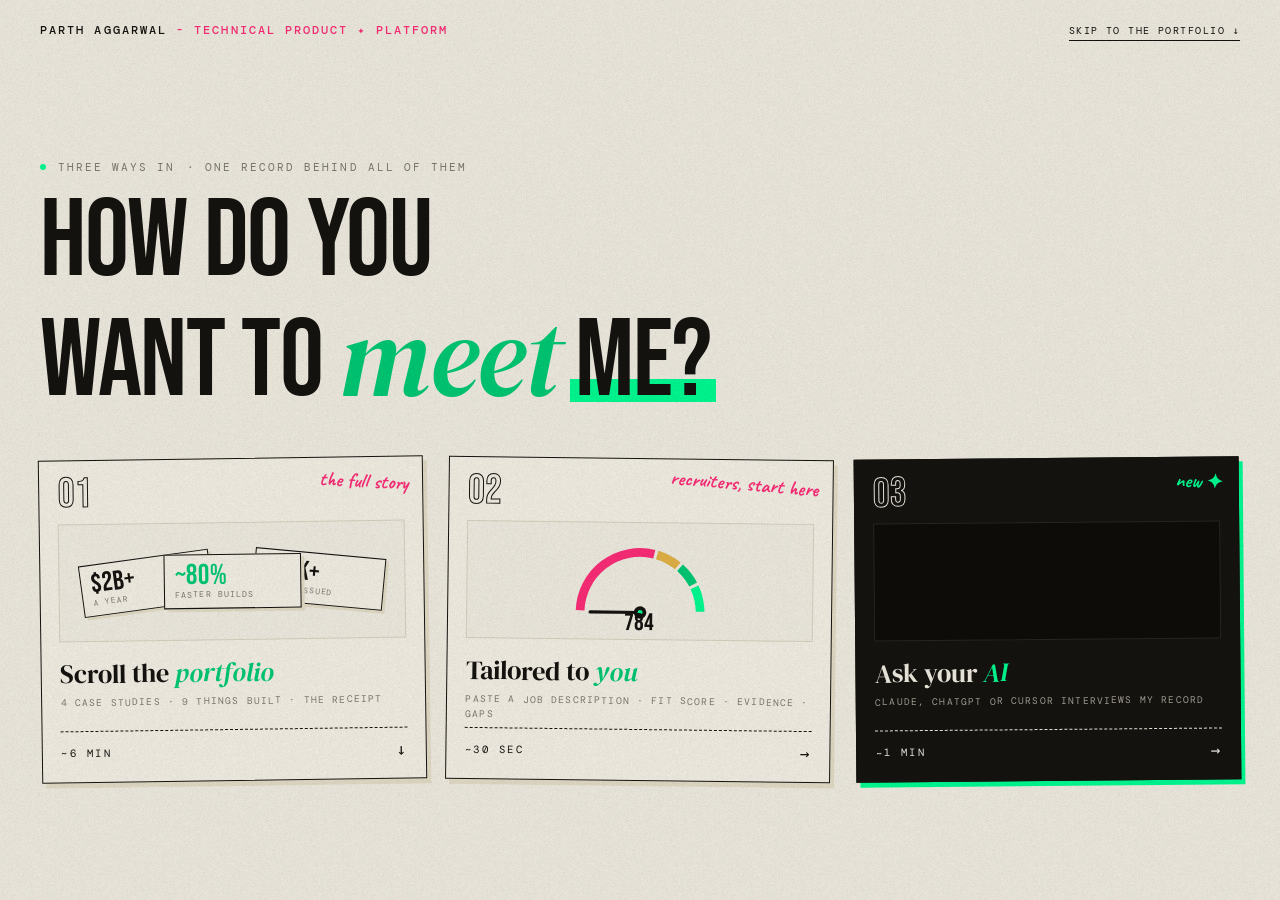
<file: index.html>
<!DOCTYPE html>
<html lang="en">
<head>
<meta charset="UTF-8">
<meta name="viewport" content="width=device-width, initial-scale=1.0">
<title>Parth Aggarwal - Technical Platform Product Manager</title>
<meta name="description" content="Parth Aggarwal - Technical Platform Product Manager. Forward Deployed PM at Backbase, owning the agentic AI connector platform for banks. Previously Zeta: a $2B+ virtual card platform for a Fortune 3 and a multi-tenant data platform for US & EMEA banks.">
<meta name="theme-color" content="#F3EFE4">
<link rel="canonical" href="https://parth8.github.io/portfolio/">
<link rel="icon" href="assets/favicon.svg" type="image/svg+xml">
<meta property="og:type" content="website">
<meta property="og:site_name" content="Parth Aggarwal">
<meta property="og:title" content="Parth Aggarwal - Technical Platform Product Manager">
<meta property="og:description" content="Agentic AI connectors at Backbase. $2B+ card platform for a Fortune 3. Data platforms for US &amp; EMEA banks. Nine side projects, all live.">
<meta property="og:url" content="https://parth8.github.io/portfolio/">
<meta property="og:image" content="https://parth8.github.io/portfolio/assets/og.png">
<meta property="og:image:width" content="1200">
<meta property="og:image:height" content="630">
<meta name="twitter:card" content="summary_large_image">
<link rel="preconnect" href="https://fonts.googleapis.com">
<link rel="preconnect" href="https://fonts.gstatic.com" crossorigin>
<link href="https://fonts.googleapis.com/css2?family=Bebas+Neue&family=DM+Serif+Display:ital@0;1&family=DM+Mono:wght@400;500&family=Inter:wght@400;500;600;700&family=Caveat:wght@400;600;700&family=Fraunces:ital,opsz,wght@0,9..144,500;1,9..144,600&display=swap" rel="stylesheet">
<link rel="stylesheet" href="css/base.css">
<link rel="stylesheet" href="css/sections.css">
<link rel="stylesheet" href="css/projects.css">
<link rel="stylesheet" href="css/receipt.css">
<link rel="stylesheet" href="css/door.css">
<link rel="stylesheet" href="css/flip.css">
<link rel="stylesheet" href="css/games.css">
<!-- mark js early so collapsible content never flashes open then shut;
     every visit opens on the door, unless a link points somewhere specific -->
<script>
  document.documentElement.classList.add('js');
  if (!location.hash) document.documentElement.classList.add('door-open');
</script>
<script type="module" src="js/main.js"></script>
<script type="application/ld+json">{"@context": "https://schema.org", "@type": "Person", "name": "Parth Aggarwal", "jobTitle": "Forward Deployed Product Manager", "worksFor": {"@type": "Organization", "name": "Backbase"}, "address": {"@type": "PostalAddress", "addressLocality": "Hyderabad", "addressCountry": "IN"}, "url": "https://parth8.github.io/portfolio/", "sameAs": ["https://linkedin.com/in/aggarwalparth", "https://parthaggarwal8.medium.com"], "knowsAbout": ["Platform product management", "Agentic AI", "MCP", "RAG", "Card issuing", "Payments", "Data platforms"]}</script>
</head>
<body>

<div id="cursor" aria-hidden="true"></div>
<div id="cursor-ring" aria-hidden="true"></div>

<!-- THE DOOR: every visit starts with a choice -->
<div class="door" id="door" role="dialog" aria-modal="true" aria-labelledby="doorTitle">
  <div class="door-top">
    <span class="door-logo">Parth Aggarwal<span class="dl-tail"> <span>-</span> Technical Product ✦ Platform</span></span>
    <button type="button" class="door-skip" data-door="portfolio">Skip<span class="ds-long"> to the portfolio</span> <span aria-hidden="true">↓</span></button>
  </div>

  <div class="door-main">
    <p class="door-eyebrow">Three ways in<span class="de-long"> · one record behind all of them</span></p>
    <h1 class="door-title" id="doorTitle">
      <span class="dl"><span class="dw w1">How do you</span></span>
      <span class="dl"><span class="dw w2">want to</span> <span class="dw serif w3">meet</span> <span class="dw mark w4">me?</span></span>
    </h1>

    <div class="door-cards">
      <a class="door-card" href="#sec-hero" data-door="portfolio">
        <span class="dc-n">01</span>
        <span class="dc-art art-scroll" aria-hidden="true">
          <span class="tix t1"><b>~80%</b><i>faster builds</i></span>
          <span class="tix t2"><b>$2B+</b><i>a year</i></span>
          <span class="tix t3"><b>150K+</b><i>cards issued</i></span>
        </span>
        <span class="dc-t">Scroll the <em>portfolio</em></span>
        <span class="dc-l">4 case studies · 9 things built · the receipt</span>
        <span class="dc-time">~6 min <span aria-hidden="true">↓</span></span>
        <span class="dc-note">the full story</span>
      </a>
      <a class="door-card" href="for/" data-door="for">
        <span class="dc-n">02</span>
        <span class="dc-art art-dial" aria-hidden="true">
          <svg viewBox="0 0 120 70">
            <g fill="none" stroke-width="7">
              <path d="M12.0 60.8 A48 48 0 0 1 70.8 15.2" stroke="#FF2D78"/>
              <path d="M73.1 15.8 A48 48 0 0 1 89.7 24.3" stroke="#E6B547"/>
              <path d="M91.5 25.8 A48 48 0 0 1 102.2 39.1" stroke="#00CC75"/>
              <path d="M103.3 41.3 A48 48 0 0 1 108.0 60.8" stroke="#00FF94"/>
            </g>
            <g class="mini-needle"><line x1="60" y1="62" x2="60" y2="22" stroke="#15130F" stroke-width="2.5" stroke-linecap="round"/><circle cx="60" cy="62" r="5" fill="#15130F"/><circle cx="60" cy="62" r="2" fill="#00FF94"/></g>
          </svg>
          <span class="dial-n">784</span>
        </span>
        <span class="dc-t">Tailored to <em>you</em></span>
        <span class="dc-l">Paste a job description · fit score · evidence · gaps</span>
        <span class="dc-time">~30 sec <span aria-hidden="true">→</span></span>
        <span class="dc-note">recruiters, start here</span>
      </a>
      <a class="door-card dark" href="mcp/" data-door="mcp">
        <span class="dc-n">03</span>
        <span class="dc-art art-term" aria-hidden="true">
          <span class="tl l1">› prove_claim("150K cards")</span>
          <span class="tl l2 ok">✓ supported · Sparrow Card</span>
          <span class="tl l3">› fit_for(job_description)</span>
          <span class="tl l4 ok">✓ 88/100 · Excellent</span>
        </span>
        <span class="dc-t">Ask your <em>AI</em></span>
        <span class="dc-l">Claude, ChatGPT or Cursor interviews my record</span>
        <span class="dc-time">~1 min <span aria-hidden="true">→</span></span>
        <span class="dc-note">new ✦</span>
      </a>
    </div>
  </div>
</div>

<div class="scroll-progress" aria-hidden="true">
  <div class="scroll-progress-fill" id="scrollFill"></div>
</div>

<nav class="topnav" aria-label="Primary">
  <a href="#" class="nav-logo">Parth Aggarwal <span class="nl-tail"><span>-</span> Technical Product ✦ Platform</span></a>
  <div class="modes" role="navigation" aria-label="Ways to see Parth">
    <a class="mode" href="#sec-hero" aria-current="page"><span class="m-n">01</span> Portfolio</a>
    <a class="mode" href="for/"><span class="m-n">02</span> For you</a>
    <a class="mode" href="mcp/"><span class="m-n">03</span> MCP <span class="m-new" aria-hidden="true"></span></a>
  </div>
  <div class="nav-right">
    <a href="#sec-work" data-icon="✦">Work</a>
    <a href="#sec-experience" data-icon="◐">Journey</a>
    <a href="#sec-built" data-icon="⌘">Built</a>
    <a href="#sec-writings" data-icon="✎">Writing</a>
    <a href="#contact" data-icon="✉">Say Hi</a>
  </div>
</nav>

<nav class="side-nav" id="sideNav" aria-label="Sections">
  <a class="side-dot" href="#sec-numbers" data-target="sec-numbers" data-label="Impact" aria-label="Impact"></a>
  <a class="side-dot" href="#sec-work" data-target="sec-work" data-label="Work" aria-label="Work"></a>
  <a class="side-dot" href="#sec-experience" data-target="sec-experience" data-label="Journey" aria-label="Journey"></a>
  <a class="side-dot" href="#sec-built" data-target="sec-built" data-label="Built" aria-label="Built"></a>
  <a class="side-dot" href="#sec-skills" data-target="sec-skills" data-label="Toolkit" aria-label="Toolkit"></a>
  <a class="side-dot" href="#sec-recognition" data-target="sec-recognition" data-label="Recognition" aria-label="Recognition"></a>
  <a class="side-dot" href="#sec-writings" data-target="sec-writings" data-label="Writing" aria-label="Writing"></a>
  <a class="side-dot" href="#sec-manifesto" data-target="sec-manifesto" data-label="Manifesto" aria-label="Manifesto"></a>
  <a class="side-dot" href="#contact" data-target="contact" data-label="Say hi" aria-label="Say hi"></a>
</nav>

<div class="receipt" id="receipt">
  <section class="rc-sheet" id="rcSheet" aria-label="Proof-of-work receipt" tabindex="-1">
    <div class="rc-scroll" id="rcScroll"></div>
    <button type="button" class="rc-close" id="rcClose" aria-label="Close the receipt">×</button>
  </section>
  <button type="button" class="rc-dock" id="rcDock" aria-expanded="false" aria-controls="rcSheet">
    <span class="rc-strip" aria-hidden="true"><span class="rc-last" id="rcLast">your receipt prints as you read</span></span>
    <span class="rc-term"><span class="rc-led" aria-hidden="true"></span><span class="rc-lcd" id="rcCount">00/00</span><span class="rc-word">Proof</span></span>
    <span class="rc-stamp" aria-hidden="true">Approved</span>
  </button>
</div>

<a href="#contact" class="float-cta" id="floatCta">
  <span class="dot"></span>
  Say hi
</a>

<!-- HERO -->
<section class="hero" id="sec-hero">
  <div class="hero-top">
    <span class="left-col">Now · <b>Forward Deployed PM @ Backbase</b></span>
    <div class="right-col">
      <div>Hyderabad, India</div>
      <div><span class="key">Open to roles · B1/B2 Visa to Oct 2035</span></div>
    </div>
  </div>

  <div class="hero-main">
    <h1 class="hero-type">
      <span class="hero-line"><span class="hero-word d1">Technical</span> <span class="hero-word serif d2">Platform Product</span></span>
      <span class="hero-line"><span class="hero-word with-mark d3">Manager/Architect</span></span>
      <span class="hero-line"><span class="hero-word outline d4">BUILDING</span> <span class="hero-word serif d5">big, boring,</span></span>
      <span class="hero-line"><span class="hero-word serif d5">beautiful</span> <span class="hero-word d6">THINGS.</span></span>
    </h1>
  </div>

  <div class="hero-bottom">
    <p class="hero-intro">
      Shipped a <strong>$2B+</strong> virtual card platform for a Fortune 3. Architected a multi-tenant data platform for US &amp; EMEA banks. Now I own Backbase's <strong>agentic AI connector platform</strong>, where banks build integrations with agents. I'm Parth - I own systems end-to-end, and I build what <strong>banks bet their license on</strong>.
    </p>
  </div>
</section>

<!-- STAMPS -->
<div class="stamps" aria-hidden="true">
  <span class="stamp hot">Agentic AI · MCP</span>
  <span class="stamp">Mastercard Rails</span>
  <span class="stamp gold">Fortune 3 Client</span>
  <span class="stamp">Multi-tenant Data Platform</span>
  <span class="stamp hot">90%+ LLM Mapping Accuracy</span>
  <span class="stamp">Fraud &amp; Risk Management</span>
  <span class="stamp gold">1200+ Data Contracts</span>
  <span class="stamp">0 P1/P2 GTMs</span>
  <span class="stamp hot">US + EMEA Banking</span>
  <span class="stamp">9 Side Projects Shipped</span>
</div>

<!-- INDEX -->
<nav class="index" aria-label="On this page">
  <div class="idx-head">
    <p class="idx-label">On this page · eight stops</p>
    <button type="button" class="idx-tldr" id="tldr"><span class="idx-tldr-k">30 seconds?</span> Print the receipt <span aria-hidden="true">⤓</span></button>
  </div>
  <ol class="idx-list">
    <li><a href="#sec-numbers"><span class="idx-n">01</span><span class="idx-t">Impact</span><span class="idx-c">4 numbers that moved</span></a></li>
    <li><a href="#sec-work"><span class="idx-n">02</span><span class="idx-t">Work</span><span class="idx-c">4 case studies · 2022 → now</span></a></li>
    <li><a href="#sec-experience"><span class="idx-n">03</span><span class="idx-t">Journey</span><span class="idx-c">4 roles · 3 companies</span></a></li>
    <li><a href="#sec-built"><span class="idx-n">04</span><span class="idx-t">Built</span><span class="idx-c">9 side projects, all live</span></a></li>
    <li><a href="#sec-skills"><span class="idx-n">05</span><span class="idx-t">Toolkit</span><span class="idx-c">4 stacks, end to end</span></a></li>
    <li><a href="#sec-recognition"><span class="idx-n">06</span><span class="idx-t">Recognition</span><span class="idx-c">6 awards · 3 certifications</span></a></li>
    <li><a href="#sec-writings"><span class="idx-n">07</span><span class="idx-t">Writing</span><span class="idx-c">5 essays · a 5-part series</span></a></li>
    <li><a href="#contact"><span class="idx-n">08</span><span class="idx-t">Say hi</span><span class="idx-c">20 minutes, any timezone</span></a></li>
  </ol>
  <div class="idx-modes">
    <p class="idx-or">Short on time?</p>
    <a class="idx-mode" href="for/"><span class="im-n">02</span><span class="im-t">Rebuild this page <em>for your role</em></span><span class="im-c">Paste a job description · fit score, evidence, honest gaps</span><span class="im-go" aria-hidden="true">→</span></a>
    <a class="idx-mode dark" href="mcp/"><span class="im-n">03</span><span class="im-t">Have your AI <em>interview me</em></span><span class="im-c">An MCP server for Claude, ChatGPT and Cursor</span><span class="im-go" aria-hidden="true">→</span></a>
  </div>
</nav>

<!-- BIG NUMBERS -->
<section class="big-numbers" id="sec-numbers">
  <p class="bn-label">01 · Impact · Measured</p>
  <div class="bn-grid">
    <div class="bn-cell reveal" data-r="IMPACT|Card disbursements / yr|$2B+">
      <span class="sharpie-note">yes, with a B!</span>
      <div class="bn-num"><span data-count="2" data-prefix="$">$0</span><span class="sup">B+</span></div>
      <div class="bn-caption">
        <div class="bn-desc">Annual virtual card disbursements on Mastercard rails for UnitedHealthcare payers (UnitedHealth Group - Fortune 3).</div>
        <div class="bn-tag">Virtual Cards · Optum</div>
      </div>
    </div>
    <div class="bn-cell reveal" style="transition-delay:0.1s" data-r="IMPACT|Connector build time|−80%">
      <div class="bn-num"><span data-count="80">0</span><span class="sup">% FASTER</span></div>
      <div class="bn-caption">
        <div class="bn-desc">Connector build time at Backbase - ~12 days to ~2, since banks, PMs and services engineers started building with agents over MCP.</div>
        <div class="bn-tag">Agentic AI · Backbase</div>
      </div>
    </div>
    <div class="bn-cell reveal" style="transition-delay:0.15s" data-r="IMPACT|Sparrow cards issued|150K+">
      <div class="bn-num"><span data-count="150">0</span><span class="sup">K+</span></div>
      <div class="bn-caption">
        <div class="bn-desc">Card issuances for Sparrow Card, Zeta's first US credit card program - and 2x revenue projections.</div>
        <div class="bn-tag">US Launch · Jul '24</div>
      </div>
    </div>
    <div class="bn-cell reveal" style="transition-delay:0.2s" data-r="IMPACT|Bank onboarding + GTM|−90 days">
      <div class="bn-num"><span data-count="90">0</span><span class="sup">DAYS</span></div>
      <div class="bn-caption">
        <div class="bn-desc">Cut from bank onboarding and GTM - 4 months down to 1, config-driven, zero code changes.</div>
        <div class="bn-tag">GTM Velocity · Zeta</div>
      </div>
    </div>
  </div>
</section>

<!-- SHIPPED WITH / CLIENTS & PARTNERS -->
<section class="shipped-with" aria-label="Shipped with, banked by, integrated through">
  <p class="sw-label">Shipped with · Banked by · Integrated through</p>
  <div class="sw-marquee-wrap">
    <div class="sw-marquee">
      <span class="sw-item">Backbase</span><span class="sw-dot" aria-hidden="true">✦</span>
      <span class="sw-item">Mastercard</span><span class="sw-dot" aria-hidden="true">✦</span>
      <span class="sw-item">Visa</span><span class="sw-dot" aria-hidden="true">✦</span>
      <span class="sw-item">Optum Financial</span><span class="sw-dot" aria-hidden="true">✦</span>
      <span class="sw-item">UnitedHealth Group</span><span class="sw-dot" aria-hidden="true">✦</span>
      <span class="sw-item">HDFC Bank</span><span class="sw-dot" aria-hidden="true">✦</span>
      <span class="sw-item">IDFC Bank</span><span class="sw-dot" aria-hidden="true">✦</span>
      <span class="sw-item">Evolve Bank</span><span class="sw-dot" aria-hidden="true">✦</span>
      <span class="sw-item">Focus Bank</span><span class="sw-dot" aria-hidden="true">✦</span>
      <span class="sw-item">CardWorks</span><span class="sw-dot" aria-hidden="true">✦</span>
      <span class="sw-item">BIAN</span><span class="sw-dot" aria-hidden="true">✦</span>
      <span class="sw-item">AWS</span><span class="sw-dot" aria-hidden="true">✦</span>
      <span class="sw-item">FeatureSpace</span><span class="sw-dot" aria-hidden="true">✦</span>
      <span class="sw-item">TransUnion</span><span class="sw-dot" aria-hidden="true">✦</span>
      <span class="sw-item">Equifax</span><span class="sw-dot" aria-hidden="true">✦</span>
      <span class="sw-item">DigiFi</span><span class="sw-dot" aria-hidden="true">✦</span>
      <span class="sw-item">Zeta</span><span class="sw-dot" aria-hidden="true">✦</span>
      <span class="sw-item">MoEngage</span><span class="sw-dot" aria-hidden="true">✦</span>
      <span class="sw-item">Qualco</span><span class="sw-dot" aria-hidden="true">✦</span>
      <span class="sw-item">Xero</span><span class="sw-dot" aria-hidden="true">✦</span>
      <span class="sw-item">Decta</span><span class="sw-dot" aria-hidden="true">✦</span>
      <span class="sw-item">GoCardless</span><span class="sw-dot" aria-hidden="true">✦</span>
      <span class="sw-item">Zendesk + Freshdesk</span><span class="sw-dot" aria-hidden="true">✦</span>
      <span class="sw-item">Tabapay</span><span class="sw-dot" aria-hidden="true">✦</span>
      <span class="sw-item">Lighthouse</span><span class="sw-dot" aria-hidden="true">✦</span>
      <span class="sw-item">Office of Foreign Assets Control (OFAC)</span><span class="sw-dot" aria-hidden="true">✦</span>
    </div>
  </div>
</section>

<!-- WORK -->
<section id="sec-work">
  <div class="work-header">
    <span class="wh-left">02 · Selected Work · 2022 → now</span>
    <h2 class="wh-title">Selected <em>work</em></h2>
  </div>
  <div class="case-reel" id="caseReel">
  <div class="case-stage">
  <div class="case-tabs" role="tablist" aria-label="Case studies">
    <button class="case-tab" role="tab" id="tab-1" aria-controls="case-1" aria-selected="true">
      <span class="ct-num">/001</span>
      <span class="ct-co">Backbase · Agentic AI</span>
      <span class="ct-name">Connector Studio MCP</span>
      <span class="ct-metric">~80% <small>faster builds</small></span>
    </button>
    <button class="case-tab" role="tab" id="tab-2" aria-controls="case-2" aria-selected="false">
      <span class="ct-num">/002</span>
      <span class="ct-co">Optum · UnitedHealth</span>
      <span class="ct-name">Virtual card platform</span>
      <span class="ct-metric">$2B+ <small>a year</small></span>
    </button>
    <button class="case-tab" role="tab" id="tab-3" aria-controls="case-3" aria-selected="false">
      <span class="ct-num">/003</span>
      <span class="ct-co">US + EMEA banks</span>
      <span class="ct-name">Multi-tenant data platform</span>
      <span class="ct-metric">$50K <small>a year saved</small></span>
    </button>
    <button class="case-tab" role="tab" id="tab-4" aria-controls="case-4" aria-selected="false">
      <span class="ct-num">/004</span>
      <span class="ct-co">Evolve Bank · Zeta</span>
      <span class="ct-name">Sparrow Card launch</span>
      <span class="ct-metric">150K+ <small>cards issued</small></span>
    </button>
  </div>
  <div class="case-panels">

  <article class="case" id="case-1" role="tabpanel" aria-labelledby="tab-1" tabindex="0" data-r="CASES|/001 Connector Studio MCP|12d → 2d">
    <div class="case-left">
      <p class="case-num">Case <span>/001</span></p>
      <p class="case-client">Backbase · Agentic Banking</p>
      <h3 class="case-title">Connector Studio<br><em>agent-built connectors</em></h3>
      <p class="case-sub">Shipped an MCP in six weeks. Banks and ~20 internal PMs and services engineers now build banking connectors with agents - gated to pre-prod until the mappings are safe for production traffic.</p>
      <button type="button" class="case-play" data-game="connector"><span class="cp-go" aria-hidden="true">▶</span><span class="cp-k">Run it yourself</span><span class="cp-t">Review the agent's mappings</span><span class="cp-m">~30 sec</span></button>
    </div>
    <div class="case-right">
      <div class="case-metric-hero"><span>~</span><span class="c-accent">80</span><span class="sup">%</span></div>
      <p class="case-metric-caption">Faster connector builds · ~12 days → ~2, review and deploy included</p>
      <p class="case-desc">
        Own Connector Studio end-to-end - Backbase's iPaaS for banking connectors, in the web app and as an agentic AI MCP. Shipped the MCP in six weeks and moved PMs and services teams off manual builds. The hard part is trust: LLM mapping accuracy from <strong>BIAN unified APIs to vendor specs</strong> went from ~50-60% to 90%+ against a golden dataset, by cleaning the RAG store and tagging every API and attribute. Every build stays in pre-prod until accuracy is safe for production banking traffic. Next: the rent-vs-own call on the model itself - accuracy, token cost, control and data isolation.
      </p>
      <div class="case-stack">
        <span>MCP</span>
        <span>RAG · Vector DB</span>
        <span>LLM Evals</span>
        <span>Golden Dataset</span>
        <span>BIAN Unified APIs</span>
        <span>iPaaS</span>
        <span>Token Rotation</span>
        <span>API Playground</span>
      </div>
    </div>
  </article>

  <article class="case" id="case-2" role="tabpanel" aria-labelledby="tab-2" tabindex="0" data-r="CASES|/002 Optum virtual cards|$2B+ / yr">
    <div class="case-left">
      <p class="case-num">Case <span>/002</span></p>
      <p class="case-client">Zeta · for Optum Financial · UHG</p>
      <h3 class="case-title">Virtual Card<br><em>issuance platform</em></h3>
      <p class="case-sub">0 P1/P2 defects into production. 9 functional areas. Clean regulatory sign-off from a Fortune 3. Mastercard open loop rails.</p>
      <button type="button" class="case-play" data-game="fraud"><span class="cp-go" aria-hidden="true">▶</span><span class="cp-k">Run it yourself</span><span class="cp-t">Set the fraud rule</span><span class="cp-m">~30 sec</span></button>
    </div>
    <div class="case-right">
      <div class="case-metric-hero"><span>$</span><span class="c-accent">2</span><span class="sup">B+</span></div>
      <p class="case-metric-caption">Annual disbursements enabled → US healthcare providers</p>
      <p class="case-desc">
        Owned product strategy end-to-end for a Fortune 3 enterprise - discovery through regulatory sign-off, 9 functional areas, zero defects. Architected a real-time <strong>FRM rules engine</strong> with configurable merchant/amount/risk thresholds. Authored API specs and enforced QA across the full card lifecycle - issue, cancel, reissue, reset - webhooks, idempotency, error handling, fallback. Drove FeatureSpace ML integration for real-time fraud detection. Built transaction traceability so UHC compliance could investigate, resolve disputes, and debug production in real-time.
      </p>
      <div class="case-stack">
        <span>Mastercard Rails</span>
        <span>Virtual Cards</span>
        <span>FRM Engine</span>
        <span>ML Fraud Detection</span>
        <span>API Architecture</span>
        <span>Webhooks</span>
        <span>Dispute Resolution</span>
      </div>
    </div>
  </article>

  <article class="case" id="case-3" role="tabpanel" aria-labelledby="tab-3" tabindex="0" data-r="CASES|/003 Multi-tenant data platform|$50K / yr">
    <div class="case-left">
      <p class="case-num">Case <span>/003</span></p>
      <p class="case-client">Zeta · US + EMEA Banking</p>
      <h3 class="case-title">Multi-tenant<br><em>data platform</em></h3>
      <p class="case-sub">Config-driven architecture. 1200+ governed attributes. Medallion layers with enforced data contracts. Single point of architectural decision-making.</p>
      <button type="button" class="case-play" data-game="data"><span class="cp-go" aria-hidden="true">▶</span><span class="cp-k">Run it yourself</span><span class="cp-t">Answer three banks</span><span class="cp-m">~30 sec</span></button>
    </div>
    <div class="case-right">
      <div class="case-metric-hero"><span>$</span><span class="c-accent">50</span><span class="sup">K / YR</span></div>
      <p class="case-metric-caption">YoY infrastructure savings. GTM cut 90 days. CSAT 2.5 → 4.0.</p>
      <p class="case-desc">
        Rearchitected from engineering-led one-off builds to a <strong>fully platformized, subscription-based system</strong>. Killed the MongoDB dependency. Mandated multi-tenant, config-driven architecture - optimized for platform reliability over short-term client demands. Codified platform guarantees, SLAs, ingress/egress strategy, canonical ingestion and transformation patterns. Enforced a governed semantic layer across 1200+ attributes with full lineage, GDPR & Sanctions handling, RBAC, and freshness SLAs. New banking clients now go live in 30 days via standardized playbooks - no code changes required.
      </p>
      <div class="case-stack">
        <span>Medallion Architecture</span>
        <span>Data Contracts</span>
        <span>dbt · Airflow</span>
        <span>Kafka · S3</span>
        <span>GDPR & Sanctions Compliance</span>
        <span>Multi-tenant</span>
        <span>Semantic Layer</span>
        <span>20+ Schemas</span>
      </div>
    </div>
  </article>

  <article class="case" id="case-4" role="tabpanel" aria-labelledby="tab-4" tabindex="0" data-r="CASES|/004 Sparrow Card US launch|150K+">
    <div class="case-left">
      <p class="case-num">Case <span>/004</span></p>
      <p class="case-client">Evolve Bank · Zeta</p>
      <h3 class="case-title">Sparrow Card<br><em>US market launch</em></h3>
      <p class="case-sub">Zeta's first US credit card program. Stood up the ops and support function from zero.</p>
      <button type="button" class="case-play" data-game="support"><span class="cp-go" aria-hidden="true">▶</span><span class="cp-k">Run it yourself</span><span class="cp-t">Keep up with support</span><span class="cp-m">~30 sec</span></button>
    </div>
    <div class="case-right">
      <div class="case-metric-hero"><span class="c-accent">150</span><span class="sup">K+</span></div>
      <p class="case-metric-caption">Onboardings &amp; issuances · 2× revenue vs projections by Dec '24</p>
      <p class="case-desc">
        Ran a multi-phase market launch from onboarding through BAU operations. Stood up the <strong>US support &amp; ops function from zero</strong> - first response time -99%, CSAT 2.5 → 4.6 in 3 months. Designed webhook/API-based support automation, owned vendor onboarding, hired the team, ran training, and closed client feedback loops. Managed 300+ releases with 89% SLO and 99% SLA adherence. Planted Zeta's flag in the US fintech market.
      </p>
      <div class="case-stack">
        <span>Credit Card Launch</span>
        <span>US Banking</span>
        <span>Evolve Bank</span>
        <span>Ops Infrastructure</span>
        <span>120+ SQL Dashboards</span>
        <span>300+ Releases</span>
      </div>
    </div>
  </article>
  </div>
  </div>
  </div>
</section>

<!-- PRINCIPLES -->
<section class="quote-section">
  <span class="quote-bg-mark">Parth.</span>
  <div class="quote-inner">
    <p class="quote-label">Working Principle · No. 01</p>
    <p class="quote-text">
      I architect platforms the way systems engineers build <em>critical infrastructure</em> - <span class="highlight">constraints are features</span>, simplicity is earned, and the most important line of code is the one we decided not to write.
    </p>
    <p class="quote-attr">From my desk · Hyderabad</p>
  </div>

  <div class="quote-inner tilt-right">
    <p class="quote-label">Working Principle · No. 02</p>
    <p class="quote-text">
      Own it. <span class="highlight">Ship it.</span> <em>Defend it.</em>
    </p>
    <p class="quote-attr">What every person I've worked with<br>has heard from me</p>
  </div>
</section>

<!-- JOURNEY -->
<section class="xp-section" id="sec-experience">
  <div class="xp-head">
    <h2 class="xp-main-title"><em>the</em> journey</h2>
    <p class="skills-sub" style="color:var(--gray)">03 · 2021 → now · 4 roles · 3 companies</p>
  </div>
  <div class="xp-row" data-r="JOURNEY|Backbase · Forward Deployed PM|2026 →">
    <div class="xp-left">
      <p class="xp-date">Aug 2026 - Present</p>
      <p class="xp-co">Backbase.</p>
      <span class="xp-now">Now · Hyderabad</span>
    </div>
    <div class="xp-right">
      <p class="xp-role">Forward Deployed Product Manager <em>- Connector Studio · Agentic Banking</em></p>
      <ul class="xp-pts">
        <li><strong>Platform owner for Connector Studio</strong> - Backbase's iPaaS for banking connectors. Build, deploy, install, run and maintain, across the web app and the agentic AI MCP.</li>
        <li>Launched the <strong>Connector Studio MCP in 6 weeks</strong> - banking clients and ~20 internal PMs and services engineers now build connectors with agents, off manual builds.</li>
        <li>Connector build time cut from <strong>~12 days to ~2 (~80%)</strong>, mapping review and deployment included. Every build gated to pre-prod until mapping accuracy is safe for production banking traffic.</li>
        <li>Driving LLM mapping accuracy - BIAN unified APIs to vendor JSON/XML specs - from <strong>~50-60% to 90%+</strong>, baselined against a golden dataset. Own the Q4 KPI: the first official connectors built and published.</li>
        <li>Running the <strong>rent vs own the LLM</strong> call: self-hosted open-weight models vs OpenAI and Anthropic enterprise plans, and RAG vs LLM-native mapping, on accuracy, token cost, control and data isolation.</li>
        <li>Shipped the <strong>API Playground</strong> and MCP token rotation (90-day expiry, auto re-provisioning, instant self-serve revoke). Redesigning the Connector Studio UI off user feedback.</li>
      </ul>
    </div>
  </div>
  <div class="xp-row" data-r="JOURNEY|Zeta · TPM, 2 products|2024–26">
    <div class="xp-left">
      <p class="xp-date">May 2024 - Aug 2026</p>
      <p class="xp-co">Zeta.</p>
      <span class="xp-two">One role · two products</span>
    </div>
    <div class="xp-right">
      <p class="xp-role">Technical Product Manager <em>- owned two different products, end to end</em></p>
      <div class="xp-prod">
        <p class="xp-prod-h"><span class="xp-prod-n">01</span> Data Platform SaaS (DPaaS) + Data Extracts <span class="xp-prod-as">Lead Technical Platform PM · US + EMEA banks</span></p>
        <ul class="xp-pts">
          <li><strong>Owned the full design</strong> of a multi-tenant, config-driven data platform - architecture, integrations, data contracts, subscription model, onboarding. Banks onboard with 0 code changes; onboarding + GTM cut by <strong>90 days</strong> (4 months to 1).</li>
          <li>Eliminated the MongoDB dependency - <strong>~$50K/year infra savings</strong>. Made data freshness a per-tenant config tied to its AWS cost: pay for freshness only where it matters.</li>
          <li>Data contracts and a governed semantic layer across <strong>1,200+ attributes, 20+ schemas</strong> - lineage, PII/PCI DSS/GDPR, sanctions &amp; AML (OFAC, FinCEN).</li>
          <li>Owned <strong>12+ connectors</strong> - DigiFi, Equifax, TransUnion, MoEngage, FeatureSpace, Qualco, Xero, Decta, GoCardless, AWS Connect. One subscription provisions a DAG per tenant-vendor pair.</li>
          <li><strong>0 P1/P2 defects, 4-week GTM</strong> with CxO-level governance and a team of 8 engineers at 90%+ on-time delivery. Roadmap built from requirement discussions with banks and issuing partners.</li>
          <li>Data Extracts: 1-year roadmap across <strong>120+ client requirements, 95% delivered</strong>. Integration timelines down ~50%. Architecture docs across 600+ attributes drove CardWorks' <strong>$3M+</strong> card portfolio migration.</li>
          <li>Stable in 2 months: <strong>70+ data quality gaps closed</strong>, escalations -70%, CSAT 2.5 → 4.0. Self-serve finance reporting: 1 week → 5 minutes. Co-owned an analytics launch with HDFC.</li>
        </ul>
      </div>
      <div class="xp-prod">
        <p class="xp-prod-h"><span class="xp-prod-n">02</span> Optum virtual card issuance infrastructure <span class="xp-prod-as">Optum Platform Lead · client-facing · Fortune 3</span></p>
        <ul class="xp-pts">
          <li>Led the <strong>0 P1/P2 defect launch</strong> of a virtual card platform for UnitedHealthcare payers to disburse <strong>$2B+ a year</strong> to US healthcare providers - Optum Bank as sponsor, on Mastercard rails.</li>
          <li>Owned product strategy across <strong>9 functional areas</strong> - discovery to clean regulatory sign-off from Optum Financial for the Mastercard integration.</li>
          <li>Designed API specs and led QA for the full card lifecycle - <strong>issue, cancel, reissue, reset</strong> - webhook triggers, idempotency, error handling, fallback.</li>
          <li>Designed a real-time <strong>FRM rules engine</strong> with configurable merchant, amount and risk thresholds; led its UI/UX and test validation for ops and fraud personas.</li>
          <li>Led <strong>FeatureSpace ML integration</strong> for real-time fraud detection; built event-based transaction traceability for UHC compliance teams; mapped Mastercard response codes for partner banks.</li>
        </ul>
      </div>
    </div>
  </div>
  <div class="xp-row" data-r="JOURNEY|Zeta · TPgM, US + India|2022–24">
    <div class="xp-left">
      <p class="xp-date">May 2022 - May 2024</p>
      <p class="xp-co">Zeta.</p>
      <span class="xp-two">One role · two programs</span>
    </div>
    <div class="xp-right">
      <p class="xp-role">Technical Program Manager <em>- US &amp; India Banking Program Lead</em></p>
      <div class="xp-prod">
        <p class="xp-prod-h"><span class="xp-prod-n">01</span> US banking program <span class="xp-prod-as">Zeta's first US credit card client, onboarding to BAU</span></p>
        <ul class="xp-pts">
          <li>Delivered the Sparrow Card multi-phase launch with Evolve Bank - <strong>150K+ issuances</strong> (Jul '24) and <strong>2x revenue projections</strong> (Dec '24). Became the reference case for later US deals.</li>
          <li>Built US support &amp; ops from scratch - first response time <strong>-99%</strong>, CSAT 2.5 → 4.6 in 3 months, with webhook/API-based support automation.</li>
          <li><strong>300+ releases</strong> at 89% SLO and 99% SLA adherence on Scrum/Kanban and RACI. 120+ real-time SQL dashboards cut client escalations 25%.</li>
          <li>CEO Office: designed an in-app CSAT push notification feature - specs, Figma mocks, workflows.</li>
        </ul>
      </div>
      <div class="xp-prod">
        <p class="xp-prod-h"><span class="xp-prod-n">02</span> India banking program <span class="xp-prod-as">RBI-mandated platform wind-down</span></p>
        <ul class="xp-pts">
          <li>Drove the wind-down of <strong>22 fintechs in 60 days</strong> to comply with RBI prepaid lending guidelines - across Zeta product, BI, engineering, bank partners and fintechs.</li>
          <li>Led a team of <strong>3 CSMs</strong> through multi-party negotiations and timeline commitments.</li>
          <li>Automated banking reports with SQL and Python; tested 40+ APIs in the MVP phase and ran competitive analysis against key BaaS providers.</li>
        </ul>
      </div>
    </div>
  </div>
  <div class="xp-row" data-r="JOURNEY|HackerEarth · PM|2021–22">
    <div class="xp-left">
      <p class="xp-date">Feb 2021 - Apr 2022</p>
      <p class="xp-co">HackerEarth.</p>
    </div>
    <div class="xp-right">
      <p class="xp-role">Project Manager <em>- Enterprise &amp; SMB Recruitment</em></p>
      <ul class="xp-pts">
        <li>60+ enterprise &amp; SMB programs delivered. <strong>NPS 9</strong>. Churn reduced by 25%.</li>
        <li><strong>₹38L ($46K) revenue</strong> in 9 months - referrals and upsells.</li>
        <li>7+ case studies with Google, Microsoft, Accenture, Walmart Global Tech, HCL Sweden, Husqvarna.</li>
      </ul>
    </div>
  </div>
  <div class="xp-row" data-r="JOURNEY|PES University · B.Tech|2017–21">
    <div class="xp-left">
      <p class="xp-date">Jul 2017 - May 2021</p>
      <p class="xp-co">PES University.</p>
    </div>
    <div class="xp-right">
      <p class="xp-role">B.Tech <em>- Electrical &amp; Electronics Engineering</em></p>
      <ul class="xp-pts">
        <li>Specialisation in <strong>Embedded Systems &amp; Entrepreneurship</strong>. Bengaluru.</li>
      </ul>
    </div>
  </div>
</section>

<!-- BUILT -->
<section class="built" id="sec-built">
  <div class="built-header">
    <span class="bh-left">04 · Shipped Solo · Off The Clock</span>
    <h2 class="bh-title">Built <em>because it</em> didn't exist
      <span class="bh-sub">Nobody asked for these. I shipped them anyway - <b>nine arguments, made in code.</b></span>
    </h2>
    <p class="bh-credit">Crafted with love+coffee (&amp; Claude)</p>
  </div>
  <div class="built-grid">
  <article class="project" id="p-track" data-project="track" data-r="BUILT|Track|trains &amp; flights">
    <div class="project-left">
      <span class="project-tag">Live · Installable · Ad-Free</span>
      <h3 class="project-title">Track <em>trains &amp; flights</em></h3>
      <p class="project-line">A calm, ad-free live tracker for Indian trains and flights that also keeps your trips. Your stop is the hero, not the train.</p>
      <div class="project-more" id="more-track"><div>
      <div class="project-desc">
        <p>Every train tracker I used fired <span class="pd-box">hundreds of requests</span> and megabytes of ads to answer one question: <em>where is my train?</em> Flight apps swing the other way and bury you in telemetry you never asked for.</p>
        <p>So I built Track around one idea: <span class="pd-mark">show what matters to the traveller right now</span>, and nothing else. The hero is <em>your stop</em>, not the train's raw position. Flights reshape themselves by phase - the gate leads before takeoff, the map in the air, the baggage belt after landing.</p>
        <p>Then it learned to keep your trips. <span class="pd-mark">My journeys</span> are saved on your device only: paste a PNR and the trip fills itself in. A coach finder tells you how many coaches to walk, and says "2 of 3 sources place B1" instead of guessing. Delay projections carry the latest actual delay forward to the stops ahead, shown with a <span class="pd-box">~</span> and a range.</p>
        <p>Under the hood it's a platform, not a page. One Cloudflare Worker normalises more than ten public sources into one shape for live status, so <span class="pd-mark">the frontend never knows who answered</span>. A free-tier flight quota stretches across every user through shared caches and a daily budget. And stale data is <span class="pd-pink">labelled, never passed off as exact.</span></p>
      </div>
      <div class="project-stack">
        <span>Vanilla JS · ES Modules</span>
        <span>Cloudflare Worker</span>
        <span>10+ Sources, 1 Contract</span>
        <span>MapLibre GL</span>
        <span>Live ADS-B</span>
        <span>Add to Home Screen</span>
        <span>Saved Journeys · PNR</span>
        <span>73 Tests</span>
        <span>No Build Step</span>
      </div>
      </div></div>
      <div class="project-links">
        <button type="button" class="project-link project-toggle" aria-expanded="false" aria-controls="more-track"><span class="pt-label">Read the story</span> <span class="pt-icon" aria-hidden="true">+</span></button>
        <a class="project-link primary" href="https://parth8.github.io/track/" target="_blank" rel="noopener">Track a journey <span class="arr">↗</span></a>
      </div>
    </div>
    <div class="project-right">
      <!-- ANIMATED ART: live island opens, train halts its way to your stop, a flight crosses overhead -->
      <div class="pr-art tk-art" aria-hidden="true">
        <svg viewBox="0 0 320 150" preserveAspectRatio="xMidYMid meet" xmlns="http://www.w3.org/2000/svg">
          <!-- live island -->
          <rect class="tk-island" x="76" y="6" width="168" height="24" rx="12" fill="#0A0A0A" stroke="#3a3731" stroke-width="1"/>
          <g class="tk-island-in">
            <circle cx="92" cy="18" r="6" fill="none" stroke="#3a3731" stroke-width="2"/>
            <circle class="tk-ring" cx="92" cy="18" r="6" fill="none" stroke="#00FF94" stroke-width="2" stroke-linecap="round" transform="rotate(-90 92 18)"/>
            <text class="tk-eta" x="104" y="20.5" font-family="DM Mono, monospace" font-size="7" fill="#F3EFE4" letter-spacing="0.4">KCG · 04:14</text>
            <text class="tk-arr" x="104" y="20.5" font-family="DM Mono, monospace" font-size="7" fill="#00FF94" letter-spacing="0.4">ARRIVED · KCG</text>
            <text x="232" y="20.5" font-family="DM Mono, monospace" font-size="7" fill="#FF2D78" text-anchor="end">+14m</text>
          </g>
          <!-- a flight climbs across the sky -->
          <g transform="translate(40 66) rotate(-6)">
            <g class="tk-plane">
              <line x1="-10" y1="0" x2="-44" y2="0" stroke="#7E7A70" stroke-width="1" stroke-dasharray="2 3"/>
              <path d="M 7 0 L 2 -1.2 L -1 -6 L -3 -6 L -1 -1.2 L -5 -1.2 L -6.5 -3.5 L -7.5 -3.5 L -6.5 0 L -7.5 3.5 L -6.5 3.5 L -5 1.2 L -1 1.2 L -3 6 L -1 6 L 2 1.2 Z" fill="#A8A499"/>
              <text x="10" y="-6" font-family="DM Mono, monospace" font-size="5" fill="#7E7A70" letter-spacing="0.3">36,000 FT</text>
            </g>
          </g>
          <!-- the line, and progress drawn behind the train -->
          <line x1="24" y1="100" x2="296" y2="100" stroke="#3a3731" stroke-width="3" stroke-linecap="round"/>
          <line class="tk-fill" x1="24" y1="100" x2="296" y2="100" stroke="#00FF94" stroke-width="3" stroke-linecap="round"/>
          <circle class="tk-ripple" cx="296" cy="100" r="6" fill="none" stroke="#FF2D78" stroke-width="1.5"/>
          <g>
            <circle class="tk-st s0" cx="24"  cy="100" r="4.5"/>
            <circle class="tk-st s1" cx="92"  cy="100" r="4.5"/>
            <circle class="tk-st s2" cx="160" cy="100" r="4.5"/>
            <circle class="tk-st s3" cx="228" cy="100" r="4.5"/>
            <circle class="tk-st s4" cx="296" cy="100" r="5.5"/>
          </g>
          <g font-family="DM Mono, monospace" font-size="6" fill="#A8A499" text-anchor="middle">
            <text x="24" y="118">AP</text>
            <text x="92" y="118">DMM</text>
            <text x="160" y="118">GTL</text>
            <text x="228" y="118">KRNT</text>
            <text x="296" y="118" fill="#FF2D78">KCG</text>
          </g>
          <!-- your stop pin -->
          <text x="296" y="58" font-family="DM Mono, monospace" font-size="5.5" fill="#FF2D78" text-anchor="middle" letter-spacing="0.5">YOUR STOP</text>
          <g transform="translate(296 71)">
            <g class="tk-pin">
              <path d="M 0 8 C -2 4 -6 1 -6 -3 A 6 6 0 1 1 6 -3 C 6 1 2 4 0 8 Z" fill="#FF2D78"/>
              <circle cx="0" cy="-3" r="2.2" fill="#15130F"/>
            </g>
          </g>
          <!-- the train (centered over AP at rest) -->
          <g class="tk-train">
            <rect x="11" y="84" width="26" height="10" rx="3" fill="#00FF94"/>
            <rect x="15" y="86.5" width="4" height="3" rx="0.8" fill="#15130F"/>
            <rect x="21" y="86.5" width="4" height="3" rx="0.8" fill="#15130F"/>
            <rect x="27" y="86.5" width="4" height="3" rx="0.8" fill="#15130F"/>
            <circle cx="34.5" cy="91" r="1.2" fill="#E6B547"/>
          </g>
          <g transform="rotate(-4 214 142)">
            <text class="tk-word" x="214" y="142" font-family="Caveat, cursive" font-weight="700" font-size="14" fill="#E6B547">you're here.</text>
          </g>
        </svg>
      </div>
      <div class="pr-divider"></div>
      <div class="pr-stat">
        <div class="pr-stat-num">8,677<span class="sup"> STATIONS</span></div>
        <div class="pr-stat-label">Searched on your device - by name, code or nickname</div>
      </div>
      <div class="pr-divider"></div>
      <div class="pr-stat">
        <div class="pr-stat-num">0<span class="sup"> ADS</span></div>
        <div class="pr-stat-label">No sign-ups, no cookies, no analytics</div>
      </div>
      <p class="pr-note">your stop is the hero. not the train.</p>
    </div>
  </article>

  <article class="project" id="p-chalk" data-project="chalk" data-r="BUILT|Chalk|snooker &amp; pool scorer">
    <div class="project-left">
      <span class="project-tag">Live · Installable · Ad-Free</span>
      <h3 class="project-title">Chalk <em>snooker &amp; pool</em></h3>
      <p class="project-line">Snooker and 8-ball pool scored and explained, for people who have never played.</p>
      <div class="project-more" id="more-chalk"><div>
      <div class="project-desc">
        <p>Snooker and pool are easy to love and <span class="pd-mark">intimidating to start</span>. Score sheets assume you know the rules, and the rules assume you've played. So the first question is always <em>whose turn is it, and was that a foul?</em></p>
        <p>So Chalk keeps the table for you. <span class="pd-box">Tap what happens</span> - a pot, a miss, or "What happened?" for a possible foul - and it keeps the score, whose turn it is and what's on next. Fouls are ruled in plain words with the penalty points, and a top-down table shows <span class="pd-mark">where to put a colour back</span>.</p>
        <p>Underneath: a rules engine per game (snooker to the WPBSA rules, pool to the WPA rules of 2025), 128 quick answers to "what if..." questions and seven cue-technique pages. Two phones can score one game live, and a Cloudflare Worker re-checks every move with <span class="pd-mark">the same rules engine as the page</span>. 81 automated tests pass. <span class="pd-pink">No ads, no sign-ups, no build step.</span></p>
      </div>
      <div class="project-stack">
        <span>Vanilla JS · ES Modules</span>
        <span>Service Worker · Installable</span>
        <span>Cloudflare Worker · D1</span>
        <span>Shared Live Games · QR</span>
        <span>81 Tests · CI</span>
        <span>No Build Step</span>
        <span>AI-Assisted Build</span>
      </div>
      </div></div>
      <div class="project-links">
        <button type="button" class="project-link project-toggle" aria-expanded="false" aria-controls="more-chalk"><span class="pt-label">Read the story</span> <span class="pt-icon" aria-hidden="true">+</span></button>
        <a class="project-link primary" href="https://parth8.github.io/chalk/" target="_blank" rel="noopener">Chalk up a game <span class="arr">↗</span></a>
        <a class="project-link" href="https://github.com/Parth8/chalk" target="_blank" rel="noopener">Source <span class="arr">↗</span></a>
      </div>
    </div>
    <div class="project-right">
      <!-- ANIMATED ART: a top-down snooker table, the cue ball sends a red into the pocket, the score ticks and the next ball on changes -->
      <div class="pr-art ch-art" aria-hidden="true">
        <svg viewBox="0 0 320 150" preserveAspectRatio="xMidYMid meet" xmlns="http://www.w3.org/2000/svg">
          <!-- table: rail, felt, baulk line and D, pockets -->
          <rect x="10" y="22" width="200" height="106" rx="8" fill="#2a2722" stroke="#3a3731" stroke-width="1"/>
          <rect x="18" y="30" width="184" height="90" rx="3" fill="rgba(0,255,148,0.07)" stroke="#00FF94" stroke-opacity="0.35" stroke-width="1"/>
          <line x1="58" y1="30" x2="58" y2="120" stroke="#00FF94" stroke-opacity="0.25" stroke-width="1"/>
          <path d="M 58 55 A 20 20 0 0 0 58 95" fill="none" stroke="#00FF94" stroke-opacity="0.25" stroke-width="1"/>
          <g fill="#0A0A0A">
            <circle cx="18" cy="30" r="5.5"/><circle cx="202" cy="30" r="5.5"/>
            <circle cx="18" cy="120" r="5.5"/><circle cx="202" cy="120" r="5.5"/>
            <circle cx="110" cy="30" r="5"/><circle cx="110" cy="120" r="5"/>
          </g>
          <circle class="ch-pocket" cx="202" cy="30" r="7" fill="none" stroke="#00FF94" stroke-width="1.5"/>
          <!-- colours on their spots -->
          <circle cx="58" cy="52" r="3.2" fill="#E6B547"/>
          <circle cx="58" cy="75" r="3.2" fill="#8a5a2b"/>
          <circle cx="58" cy="98" r="3.2" fill="#00CC75"/>
          <circle cx="192" cy="75" r="3.2" fill="#0A0A0A" stroke="#7E7A70" stroke-width="0.8"/>
          <!-- the pack of reds -->
          <g fill="#FF2D78">
            <circle cx="146" cy="75" r="3.2"/>
            <circle cx="152.5" cy="71.5" r="3.2"/><circle cx="152.5" cy="78.5" r="3.2"/>
            <circle cx="159" cy="68" r="3.2"/><circle cx="159" cy="75" r="3.2"/><circle cx="159" cy="82" r="3.2"/>
          </g>
          <!-- the shot: aim line, then the loose red goes in the corner -->
          <line class="ch-aim" x1="70" y1="100" x2="144.5" y2="63.2" stroke="#E6B547" stroke-width="1" stroke-dasharray="3 3"/>
          <line class="ch-aim" x1="150" y1="60" x2="202" y2="30" stroke="#E6B547" stroke-width="1" stroke-dasharray="3 3"/>
          <circle class="ch-red" cx="150" cy="60" r="3.2" fill="#FF2D78"/>
          <circle class="ch-cue" cx="70" cy="100" r="3.2" fill="#F3EFE4"/>
          <!-- scoreboard -->
          <rect x="220" y="22" width="88" height="62" rx="4" fill="#0A0A0A" stroke="#3a3731" stroke-width="1"/>
          <text x="228" y="35" font-family="DM Mono, monospace" font-size="5.5" fill="#7E7A70" letter-spacing="0.8">YOUR SCORE</text>
          <g font-family="Bebas Neue, sans-serif" font-size="30" fill="#00FF94">
            <text class="ch-n0" x="228" y="64">0</text>
            <text class="ch-n1" x="228" y="64">1</text>
          </g>
          <text class="ch-plus" x="252" y="62" font-family="Bebas Neue, sans-serif" font-size="14" fill="#FF2D78">+1</text>
          <text class="ch-on0" x="228" y="78" font-family="DM Mono, monospace" font-size="6" fill="#FF2D78" letter-spacing="0.5">ON: A RED</text>
          <text class="ch-on1" x="228" y="78" font-family="DM Mono, monospace" font-size="6" fill="#E6B547" letter-spacing="0.5">ON: A COLOUR</text>
          <g transform="rotate(-4 222 108)">
            <text class="ch-word" x="222" y="108" font-family="Caveat, cursive" font-weight="700" font-size="14" fill="#E6B547">potted.</text>
          </g>
          <g transform="rotate(-2 14 146)">
            <text x="14" y="146" font-family="Caveat, cursive" font-weight="700" font-size="12" fill="#E6B547">tap what happened. chalk does the rest.</text>
          </g>
        </svg>
      </div>
      <div class="pr-divider"></div>
      <div class="pr-stat">
        <div class="pr-stat-num">128<span class="sup"> QUICK ANSWERS</span></div>
        <div class="pr-stat-label">76 snooker, 52 pool - "what if..." in plain words</div>
      </div>
      <div class="pr-divider"></div>
      <div class="pr-stat">
        <div class="pr-stat-num">2<span class="sup"> PHONES, 1 GAME</span></div>
        <div class="pr-stat-label">Share a link or QR; each phone scores its own turns</div>
      </div>
      <p class="pr-note">the rules, said out loud.</p>
    </div>
  </article>

  <article class="project" id="p-posters" data-project="posters" data-r="BUILT|Map Poster Studio|city roads fork">
    <div class="project-left">
      <span class="project-tag">Live · Fork of City Roads · Open Source</span>
      <h3 class="project-title">Map Poster <em>Studio</em></h3>
      <p class="project-line">Built on City Roads by Andrei Kashcha: turn any place, or one of 96 race circuits, into a print-ready poster.</p>
      <div class="project-more" id="more-posters"><div>
      <div class="project-desc">
        <p><span class="pd-mark">City Roads</span> is Andrei Kashcha's open-source app that draws every road in a city from OpenStreetMap data. The renderer, the city search and the original idea are his, and the classic app is still there at <span class="pd-box">?mode=classic</span>. I forked it and built on top.</p>
        <p>What the fork adds: a poster studio with <span class="pd-mark">96 pre-extracted race circuits</span> from F1, MotoGP, WEC and more, any place through OSM search, layers, gradient paints, neon, emboss and blur effects, street selection, wallpaper sizes, and export to PNG, JPEG, WebP, AVIF or SVG at up to 600 dpi. There is also a Skyline view with 3D buildings in true perspective.</p>
        <p>Under the hood: map data now loads as OpenFreeMap vector tiles in a web worker, with VersaTiles and Overpass as fallbacks, so big cities stop timing out. I removed Google Analytics and a mug shop that uploaded users' images to a third party, added a Content-Security-Policy, and took the dependency audit from 10 vulnerabilities to <span class="pd-pink">0.</span></p>
      </div>
      <div class="project-stack">
        <span>Fork of City Roads</span>
        <span>Vue 3 · Vite 8</span>
        <span>96 Race Circuits</span>
        <span>OpenFreeMap Tiles</span>
        <span>PNG · SVG · 600 dpi</span>
        <span>Skyline 3D View</span>
        <span>GitHub Actions · Pages</span>
        <span>AI-Assisted Build</span>
      </div>
      </div></div>
      <div class="project-links">
        <button type="button" class="project-link project-toggle" aria-expanded="false" aria-controls="more-posters"><span class="pt-label">Read the story</span> <span class="pt-icon" aria-hidden="true">+</span></button>
        <a class="project-link primary" href="https://parth8.github.io/city-roads/" target="_blank" rel="noopener">Make a poster <span class="arr">↗</span></a>
        <a class="project-link" href="https://github.com/Parth8/city-roads" target="_blank" rel="noopener">The fork <span class="arr">↗</span></a>
        <a class="project-link" href="https://github.com/anvaka/city-roads" target="_blank" rel="noopener">Original by Andrei Kashcha <span class="arr">↗</span></a>
      </div>
    </div>
    <div class="project-right">
      <!-- ANIMATED ART: street lines and a circuit draw themselves into a poster frame, then the look flips from paper to neon -->
      <div class="pr-art po-art" aria-hidden="true">
        <svg viewBox="0 0 320 150" preserveAspectRatio="xMidYMid meet" xmlns="http://www.w3.org/2000/svg">
          <!-- look chips -->
          <text x="14" y="16" font-family="DM Mono, monospace" font-size="5.5" fill="#7E7A70" letter-spacing="0.8">LOOK</text>
          <g font-family="DM Mono, monospace" font-size="6.5" text-anchor="middle" letter-spacing="0.5">
            <g class="po-chip"><rect x="14" y="22" width="62" height="18" rx="9"/><text x="45" y="33.5">PAPER</text></g>
            <g class="po-chip"><rect x="14" y="46" width="62" height="18" rx="9"/><text x="45" y="57.5">NEON</text></g>
            <g class="po-on pa"><rect x="14" y="22" width="62" height="18" rx="9"/><text x="45" y="33.5">PAPER ✓</text></g>
            <g class="po-on ne"><rect x="14" y="46" width="62" height="18" rx="9"/><text x="45" y="57.5">NEON ✓</text></g>
          </g>
          <!-- the poster -->
          <rect x="106" y="8" width="108" height="134" fill="#0A0A0A" opacity="0.5" transform="translate(4 5)"/>
          <rect class="po-sheet" x="106" y="8" width="108" height="134"/>
          <!-- streets, faint -->
          <g class="po-streets" fill="none" stroke-width="0.8" stroke-linecap="round">
            <path pathLength="100" d="M 114 30 L 206 26"/>
            <path pathLength="100" d="M 112 52 L 208 56"/>
            <path pathLength="100" d="M 114 78 L 206 72"/>
            <path pathLength="100" d="M 124 22 L 120 100"/>
            <path pathLength="100" d="M 152 22 L 158 100"/>
            <path pathLength="100" d="M 184 22 L 180 100"/>
            <path pathLength="100" d="M 196 24 L 204 98"/>
          </g>
          <!-- the circuit draws itself -->
          <path class="po-line" pathLength="100" d="M 130 88 L 186 88 C 200 88 204 76 194 68 L 168 50 C 160 44 164 34 174 34 L 190 34 C 198 34 198 24 188 24 L 140 24 C 126 24 122 36 130 44 L 146 62 C 152 70 146 78 136 76 L 128 74 C 118 72 114 82 122 86 Z" fill="none" stroke-width="2.4" stroke-linecap="round" stroke-linejoin="round"/>
          <!-- poster type -->
          <g class="po-type po-t0" text-anchor="middle">
            <text x="160" y="116" font-family="Bebas Neue, sans-serif" font-size="20" fill="#15130F" letter-spacing="1.5">YOUR CIRCUIT</text>
            <text x="160" y="128" font-family="DM Mono, monospace" font-size="4.8" fill="#7E7A70" letter-spacing="0.8">ANY PLACE · 96 RACE LAYOUTS</text>
          </g>
          <g class="po-type po-t1" text-anchor="middle">
            <text x="160" y="116" font-family="Bebas Neue, sans-serif" font-size="20" fill="#00FF94" letter-spacing="1.5">YOUR CIRCUIT</text>
            <text x="160" y="128" font-family="DM Mono, monospace" font-size="4.8" fill="#FF2D78" letter-spacing="0.8">ANY PLACE · 96 RACE LAYOUTS</text>
          </g>
          <!-- export -->
          <text x="232" y="16" font-family="DM Mono, monospace" font-size="5.5" fill="#7E7A70" letter-spacing="0.8">EXPORT</text>
          <g font-family="DM Mono, monospace" font-size="6.5" letter-spacing="0.4">
            <rect x="232" y="22" width="76" height="18" rx="3" fill="#1d1b16" stroke="#3a3731"/>
            <text x="238" y="33.5" fill="#F3EFE4">PNG · 300 DPI</text>
            <rect x="232" y="46" width="76" height="18" rx="3" fill="#1d1b16" stroke="#3a3731"/>
            <text x="238" y="57.5" fill="#F3EFE4">SVG · VECTOR</text>
            <rect class="po-save" x="232" y="46" width="76" height="18" rx="3" fill="none" stroke="#00FF94" stroke-width="1.5"/>
            <text class="po-save" x="302" y="33.5" fill="#00FF94" text-anchor="end">✓</text>
          </g>
          <g transform="rotate(-3 232 100)">
            <text class="po-word" x="232" y="100" font-family="Caveat, cursive" font-weight="700" font-size="14" fill="#E6B547">for the wall.</text>
          </g>
          <g transform="rotate(-2 14 142)">
            <text x="14" y="142" font-family="Caveat, cursive" font-weight="700" font-size="12" fill="#E6B547">draw it. print it.</text>
          </g>
        </svg>
      </div>
      <div class="pr-divider"></div>
      <div class="pr-stat">
        <div class="pr-stat-num">96<span class="sup"> CIRCUITS</span></div>
        <div class="pr-stat-label">Race layouts pre-extracted from OpenStreetMap</div>
      </div>
      <div class="pr-divider"></div>
      <div class="pr-stat">
        <div class="pr-stat-num">600<span class="sup"> DPI</span></div>
        <div class="pr-stat-label">Top print resolution, or vector SVG</div>
      </div>
      <p class="pr-note">built on city roads. made for walls.</p>
    </div>
  </article>

  <article class="project" id="p-shelfie" data-project="shelfie" data-r="BUILT|Shelfie|reading arcade">
    <div class="project-left">
      <span class="project-tag">Live · Thumb-Driven · Local-First</span>
      <h3 class="project-title">Shelfie <em>reading arcade</em></h3>
      <p class="project-line">A reading tracker you drive with your thumbs. Books are arcade passes; reading is the game.</p>
      <div class="project-more" id="more-shelfie"><div>
      <div class="project-desc">
        <p>Every reading tracker I tried felt like <span class="pd-mark">filling in a spreadsheet</span>. Log a page, tap save, feel nothing. Meanwhile every game on the same phone makes a thumb-flick feel <em>incredible</em>.</p>
        <p>So I built a reading tracker you drive with your thumbs. Books are arcade passes you flick through, <span class="pd-box">drag up to turn pages</span>, and drop onto shelves - every move is a spring that <span class="pd-mark">keeps your finger's speed</span>. Finish a book and a rubber stamp slams down, confetti flies, and the island counts up your XP.</p>
        <p>Under the arcade: your books live on your device, optional accounts (with passkey login as an add-on) and <em>end-to-end encrypted</em> sync, a Goodreads import in about two minutes, synthesised sound and haptics, and motion controls <span class="pd-mark">tuned on real iPhone recordings</span>. <span class="pd-pink">No ads, no build step.</span></p>
      </div>
      <div class="project-stack">
        <span>Vanilla JS · No Build</span>
        <span>Spring Physics</span>
        <span>Passkey Login · E2E Sync</span>
        <span>Cloudflare Worker · D1</span>
        <span>Web Audio · Haptics</span>
        <span>Device Motion</span>
        <span>Goodreads Import</span>
      </div>
      </div></div>
      <div class="project-links">
        <button type="button" class="project-link project-toggle" aria-expanded="false" aria-controls="more-shelfie"><span class="pt-label">Read the story</span> <span class="pt-icon" aria-hidden="true">+</span></button>
        <a class="project-link primary" href="https://parth8.github.io/shelfie/" target="_blank" rel="noopener">Insert coin <span class="arr">↗</span></a>
      </div>
    </div>
    <div class="project-right">
      <!-- ANIMATED ART: drag up to read, lift the pass, magnet-drop on FINISHED, stamp + confetti + XP -->
      <div class="pr-art sf-art" aria-hidden="true">
        <svg viewBox="0 0 320 150" preserveAspectRatio="xMidYMid meet" xmlns="http://www.w3.org/2000/svg">
          <defs>
            <clipPath id="sfWindow"><rect x="38" y="34" width="64" height="54" rx="2"/></clipPath>
            <pattern id="sfStripes" width="10" height="10" patternUnits="userSpaceOnUse" patternTransform="rotate(35)">
              <rect width="10" height="10" fill="#E6B547"/>
              <rect width="5" height="10" fill="#FF2D78"/>
            </pattern>
          </defs>
          <!-- the shelf it drops onto -->
          <g class="sf-zone">
            <rect x="187" y="8" width="96" height="124" rx="8" fill="rgba(0,255,148,0.05)" stroke="#00FF94" stroke-width="1.5" stroke-dasharray="5 4"/>
            <rect class="sf-flash" x="187" y="8" width="96" height="124" rx="8" fill="#00FF94"/>
          </g>
          <text class="sf-zone-label" x="235" y="145" font-family="DM Mono, monospace" font-size="6.5" fill="#00FF94" text-anchor="middle" letter-spacing="1">DROP · FINISHED</text>
          <!-- the pile underneath -->
          <rect x="30" y="16" width="80" height="108" rx="4" fill="#E6B547" transform="rotate(-6 70 70)"/>
          <g transform="rotate(5 70 70)">
            <rect x="30" y="16" width="80" height="108" rx="4" fill="#FF2D78"/>
            <!-- up next: a pass with a generated striped cover -->
            <rect x="36" y="22" width="68" height="96" rx="2" fill="#F3EFE4"/>
            <rect x="36" y="22" width="68" height="96" rx="2" fill="none" stroke="#FF2D78" stroke-width="4" stroke-dasharray="0 6.5" stroke-linecap="round"/>
            <rect x="42" y="32" width="56" height="50" rx="2" fill="url(#sfStripes)"/>
            <text x="42" y="95" font-family="Bebas Neue, sans-serif" font-size="11" fill="#15130F">DUNE MESSIAH</text>
            <text x="42" y="108" font-family="DM Mono, monospace" font-size="4.5" fill="#FF2D78" letter-spacing="0.6">▶ UP NEXT</text>
          </g>
          <!-- the top pass: perforated stamp, cover fills with liquid as pages turn -->
          <g class="sf-pass">
            <rect x="30" y="16" width="80" height="108" rx="2" fill="#F3EFE4"/>
            <rect x="30" y="16" width="80" height="108" rx="2" fill="none" stroke="#15130F" stroke-width="4.5" stroke-dasharray="0 7" stroke-linecap="round"/>
            <text x="70" y="28" font-family="DM Mono, monospace" font-size="5" fill="#15130F" text-anchor="middle" letter-spacing="0.6">★ ADMIT ONE ★</text>
            <rect x="38" y="34" width="64" height="54" rx="2" fill="#2a2722"/>
            <g clip-path="url(#sfWindow)">
              <g transform="translate(38 92)">
                <g class="sf-liquid">
                  <path class="sf-wave" d="M -64 4 Q -56 -2 -48 4 T -32 4 T -16 4 T 0 4 T 16 4 T 32 4 T 48 4 T 64 4 T 80 4 T 96 4 V 70 H -64 Z" fill="#00FF94"/>
                </g>
              </g>
            </g>
            <text x="38" y="101" font-family="Bebas Neue, sans-serif" font-size="13" fill="#15130F">DUNE</text>
            <text x="38" y="108" font-family="DM Mono, monospace" font-size="4.5" fill="#7E7A70" letter-spacing="0.4">FRANK HERBERT</text>
            <rect x="38" y="113" width="64" height="3" rx="1.5" fill="#DCD5C2"/>
            <rect class="sf-bar" x="38" y="113" width="64" height="3" rx="1.5" fill="#00CC75"/>
          </g>
          <!-- ghost finger -->
          <g transform="translate(70 72)">
            <g class="sf-finger">
              <circle r="8" fill="#FF2D78" fill-opacity="0.25" stroke="#FF2D78" stroke-width="1.2"/>
              <circle r="3" fill="#FF2D78"/>
            </g>
          </g>
          <!-- READ stamp slams on -->
          <g transform="translate(235 61) rotate(-14)">
            <g class="sf-stamp">
              <rect x="-31" y="-13" width="62" height="26" rx="3" fill="rgba(21,19,15,0.55)" stroke="#FF2D78" stroke-width="2.5"/>
              <text x="-6" y="7" font-family="Bebas Neue, sans-serif" font-size="19" fill="#FF2D78" text-anchor="middle" letter-spacing="1">READ</text>
              <path d="M 12 0 L 16 4 L 24 -6" fill="none" stroke="#FF2D78" stroke-width="2.5" stroke-linecap="round" stroke-linejoin="round"/>
            </g>
          </g>
          <!-- confetti -->
          <g transform="translate(235 61)">
            <rect class="sf-bit" style="--dx:-52px;--dy:-40px;--r:-200deg" x="-1.5" y="-2.5" width="3" height="5" fill="#00FF94"/>
            <rect class="sf-bit" style="--dx:-30px;--dy:-52px;--r:160deg" x="-1.5" y="-2.5" width="3" height="5" fill="#E6B547"/>
            <rect class="sf-bit" style="--dx:6px;--dy:-56px;--r:-120deg" x="-1.5" y="-2.5" width="3" height="5" fill="#FF2D78"/>
            <rect class="sf-bit" style="--dx:36px;--dy:-46px;--r:220deg" x="-1.5" y="-2.5" width="3" height="5" fill="#F3EFE4"/>
            <rect class="sf-bit" style="--dx:56px;--dy:-14px;--r:-180deg" x="-1.5" y="-2.5" width="3" height="5" fill="#00FF94"/>
            <rect class="sf-bit" style="--dx:50px;--dy:30px;--r:140deg" x="-1.5" y="-2.5" width="3" height="5" fill="#E6B547"/>
            <circle class="sf-bit" style="--dx:-56px;--dy:6px;--r:0deg" r="2" fill="#FF2D78"/>
            <circle class="sf-bit" style="--dx:-40px;--dy:38px;--r:0deg" r="2" fill="#F3EFE4"/>
          </g>
          <!-- XP floats up between the pile and the shelf -->
          <g transform="translate(148 74)">
            <text class="sf-xp" x="0" y="0" font-family="Bebas Neue, sans-serif" font-size="18" fill="#E6B547" text-anchor="middle" letter-spacing="0.5">+100 XP</text>
          </g>
          <g transform="rotate(-2 14 146)">
            <text x="14" y="146" font-family="Caveat, cursive" font-weight="700" font-size="12" fill="#E6B547">drag up to read. drop to finish.</text>
          </g>
        </svg>
      </div>
      <div class="pr-divider"></div>
      <div class="pr-stat">
        <div class="pr-stat-num">20<span class="sup"> BADGES</span></div>
        <div class="pr-stat-label">Die-cut stickers, Fresh Spine to Literary Final Boss</div>
      </div>
      <div class="pr-divider"></div>
      <div class="pr-stat">
        <div class="pr-stat-num">0<span class="sup"> AUDIO FILES</span></div>
        <div class="pr-stat-label">Every click, coin and fanfare synthesised live</div>
      </div>
      <p class="pr-note">books are arcade passes. reading is the game.</p>
    </div>
  </article>

  <article class="project" id="p-credit" data-project="credit" data-r="BUILT|Decoding Credit Cards|22 chapters">
    <div class="project-left">
      <span class="project-tag">Live · Open Source · Free Forever</span>
      <h3 class="project-title">Decoding <em>Credit Cards</em></h3>
      <p class="project-line">22 interactive chapters on how credit cards actually work. No ads, no pitches, no card recommendations.</p>
      <div class="project-more" id="more-credit"><div>
      <div class="project-desc">
        <p>I wanted to understand how credit cards <span class="pd-mark">actually work</span> - not "best card for lounge access" content, the real mechanics. How a transaction clears. What the bank does when you swipe. Why the minimum payment is a <em>trap</em>.</p>
        <p>There was no clean source for any of it. Just me with scattered tabs, RBI documents, and late-night YouTube rabbit holes. So I built the thing I wished existed: <span class="pd-box">22 interactive chapters</span> where you tap a card to watch a transaction settle, drag a slider to watch compound interest <em>destroy you</em> in real time.</p>
        <p>Built end-to-end - design system, content, and code - in pure HTML, CSS, and JS. No build step, no frameworks, <span class="pd-mark">zero dependencies</span>. Free for everyone forever. No login, no ads, <span class="pd-pink">no card recommendations, ever.</span></p>
        <p><i><strong>On a personal note:</strong><br>My goal for this project was simple - access to instutional knowledge made easy, simple, and free for everyone forever.</i></p>
      </div>
      <div class="project-stack">
        <span>HTML · CSS · JS</span>
        <span>Zero Dependencies</span>
        <span>22 Interactive Chapters</span>
        <span>Mobile-First</span>
        <span>Design System</span>
        <span>GitHub Pages</span>
        <span>AI-Assisted Build</span>
      </div>
      </div></div>
      <div class="project-links">
        <button type="button" class="project-link project-toggle" aria-expanded="false" aria-controls="more-credit"><span class="pt-label">Read the story</span> <span class="pt-icon" aria-hidden="true">+</span></button>
        <a class="project-link primary" href="https://parth8.github.io/credit/" target="_blank" rel="noopener">Visit the site <span class="arr">↗</span></a>
      </div>
    </div>
    <div class="project-right">
      <!-- ANIMATED ART: card taps, signal fires down the rail, approval lands -->
      <div class="pr-art cc-art" aria-hidden="true">
        <svg viewBox="0 0 320 130" preserveAspectRatio="xMidYMid meet" xmlns="http://www.w3.org/2000/svg">
          <!-- rail the signal travels -->
          <line class="cc-track" x1="34" y1="66" x2="286" y2="66" stroke="#A8A499" stroke-width="1.5"/>
          <!-- network hops -->
          <g stroke="none">
            <circle class="cc-hop h1" cx="34"  cy="66" r="6"/>
            <circle class="cc-hop h2" cx="118" cy="66" r="6"/>
            <circle class="cc-hop h3" cx="202" cy="66" r="6"/>
            <circle class="cc-hop h4" cx="286" cy="66" r="6"/>
          </g>
          <g font-family="DM Mono, monospace" font-size="6" fill="#A8A499" text-anchor="middle">
            <text x="34" y="84">SWIPE</text>
            <text x="118" y="84">ACQUIRER</text>
            <text x="202" y="84">NETWORK</text>
            <text x="286" y="84">ISSUER</text>
          </g>
          <!-- signal pulse drawn along the rail -->
          <line class="cc-pulse" x1="34" y1="66" x2="286" y2="66" stroke="#00FF94" stroke-width="2.5" stroke-linecap="round"/>
          <!-- the card, swipes in then travels the rail (centered over SWIPE at rest) -->
          <g class="cc-card">
            <rect x="6" y="14" width="56" height="38" rx="5" fill="#211f1a" stroke="#4a463c" stroke-width="1"/>
            <rect x="14" y="22" width="12" height="9" rx="2" fill="#E6B547"/>
            <rect x="14" y="40" width="32" height="3" rx="1.5" fill="#00FF94"/>
            <rect x="14" y="45" width="18" height="2.5" rx="1.25" fill="#7E7A70"/>
          </g>
          <!-- approval stamp + handwritten word -->
          <g class="cc-approve">
            <circle cx="160" cy="110" r="14" fill="none" stroke="#00FF94" stroke-width="2.5"/>
            <path d="M 153 110 L 158 116 L 168 104" fill="none" stroke="#00FF94" stroke-width="3" stroke-linecap="round" stroke-linejoin="round"/>
          </g>
          <text class="cc-stamp-word" x="182" y="114" font-family="Caveat, cursive" font-weight="700" font-size="14" fill="#E6B547" transform="rotate(-4 182 114)">approved.</text>
        </svg>
      </div>
      <div class="pr-divider"></div>
      <div class="pr-stat">
        <div class="pr-stat-num">22<span class="sup"> CHAPTERS</span></div>
        <div class="pr-stat-label">Interactive chapters, issuance to interest math</div>
      </div>
      <div class="pr-divider"></div>
      <div class="pr-stat">
        <div class="pr-stat-num">0<span class="sup"> DEPS</span></div>
        <div class="pr-stat-label">No frameworks, no build step, no tracking</div>
      </div>
      <p class="pr-note">no ads. no pitches. just the mechanics.</p>
    </div>
  </article>

  <article class="project" id="p-ai" data-project="ai" data-r="BUILT|Zero to a Hundred|22 phases">
    <div class="project-left">
      <span class="project-tag">Open Curriculum · Free-First · Vendor-Neutral</span>
      <h3 class="project-title">Zero <em>to a hundred</em></h3>
      <p class="project-line">An open, vendor-neutral path to learning AI - 22 phases, from ML basics to the open-weights-or-API decision.</p>
      <div class="project-more" id="more-ai"><div>
      <div class="project-desc">
        <p>Every "learn AI" list is either a <span class="pd-mark">vendor's sales funnel</span> or a hundred YouTube tabs in no particular order. People end up able to <em>use</em> AI but unable to explain it.</p>
        <p>So I wrote the path I wanted: <span class="pd-box">22 phases in two parts</span>, from classic ML and how LLMs actually work, through RAG, agents and MCP, evals and <em>inference economics</em>, to running, serving and fine-tuning open weights yourself. Each phase says what you'll be able to do when it's done, and <span class="pd-mark">asks you to build something</span> before moving on.</p>
        <p>It maps straight onto my day job: the RAG cleanup, golden-dataset evals and rent-vs-own model calls at Backbase are <span class="pd-mark">phases 05, 09 and 10</span>. There is a searchable 585-term AI dictionary too. <span class="pd-pink">No vendor worship. No "AI is like a brain" metaphors.</span></p>
      </div>
      <div class="project-stack">
        <span>22 Phases · 2 Parts</span>
        <span>175 Concepts</span>
        <span>129 Curated Resources</span>
        <span>585-Term Dictionary</span>
        <span>ML → LLMs → Agents</span>
        <span>MCP · RAG · Evals</span>
        <span>Inference Economics</span>
        <span>One HTML File</span>
      </div>
      </div></div>
      <div class="project-links">
        <button type="button" class="project-link project-toggle" aria-expanded="false" aria-controls="more-ai"><span class="pt-label">Read the story</span> <span class="pt-icon" aria-hidden="true">+</span></button>
        <a class="project-link primary" href="https://parth8.github.io/ai/" target="_blank" rel="noopener">Start at phase 00 <span class="arr">↗</span></a>
      </div>
    </div>
    <div class="project-right">
      <!-- ANIMATED ART: 22 phases light up along the path, the odometer rolls 0 -> 100 -->
      <div class="pr-art ai-art" aria-hidden="true">
        <svg viewBox="0 0 320 150" preserveAspectRatio="xMidYMid meet" xmlns="http://www.w3.org/2000/svg">
          <defs>
            <clipPath id="aiWindow"><rect x="232" y="44" width="72" height="48"/></clipPath>
          </defs>
          <!-- what you're on now -->
          <circle class="ai-live" cx="17" cy="12" r="2" fill="#00FF94"/>
          <g font-family="DM Mono, monospace" font-size="6.5" fill="#F3EFE4" letter-spacing="0.4">
            <text class="ai-t t0" x="24" y="14.5">PHASE 00 · ML FOUNDATIONS</text>
            <text class="ai-t t1" x="24" y="14.5">PHASE 03 · HOW LLMs WORK</text>
            <text class="ai-t t2" x="24" y="14.5">PHASE 05 · EMBEDDINGS, VECTORS &amp; RAG</text>
            <text class="ai-t t3" x="24" y="14.5">PHASE 07 · MCP &amp; MULTI-AGENT SYSTEMS</text>
            <text class="ai-t t4" x="24" y="14.5">PHASE 10 · INFERENCE ECONOMICS</text>
            <text class="ai-t t5" x="24" y="14.5">PHASE 21 · OPEN WEIGHTS OR API?</text>
          </g>
          <!-- the path: 22 phases, snaking (8 + 8 + 6) -->
          <path d="M 24 40 H 206 A 18 18 0 0 1 206 76 H 24 A 18 18 0 0 0 24 112 H 154" fill="none" stroke="#2a2722" stroke-width="8" stroke-linecap="round"/>
          <path class="ai-fill" pathLength="100" d="M 24 40 H 206 A 18 18 0 0 1 206 76 H 24 A 18 18 0 0 0 24 112 H 154" fill="none" stroke="#00FF94" stroke-width="8" stroke-linecap="round"/>
          <g fill="#15130F">
            <circle cx="24" cy="40" r="2.2"/>
            <circle cx="50" cy="40" r="2.2"/>
            <circle cx="76" cy="40" r="2.2"/>
            <circle cx="102" cy="40" r="2.2"/>
            <circle cx="128" cy="40" r="2.2"/>
            <circle cx="154" cy="40" r="2.2"/>
            <circle cx="180" cy="40" r="2.2"/>
            <circle cx="206" cy="40" r="2.2"/>
            <circle cx="206" cy="76" r="2.2"/>
            <circle cx="180" cy="76" r="2.2"/>
            <circle cx="154" cy="76" r="2.2"/>
            <circle cx="128" cy="76" r="2.2"/>
            <circle cx="102" cy="76" r="2.2"/>
            <circle cx="76" cy="76" r="2.2"/>
            <circle cx="50" cy="76" r="2.2"/>
            <circle cx="24" cy="76" r="2.2"/>
            <circle cx="24" cy="112" r="2.2"/>
            <circle cx="50" cy="112" r="2.2"/>
            <circle cx="76" cy="112" r="2.2"/>
            <circle cx="102" cy="112" r="2.2"/>
            <circle cx="128" cy="112" r="2.2"/>
            <circle cx="154" cy="112" r="2.2"/>
          </g>
          <g font-family="DM Mono, monospace" font-size="4.5" fill="#7E7A70" text-anchor="middle">
            <text x="24" y="31">00</text>
            <text x="50" y="31">01</text>
            <text x="76" y="31">02</text>
            <text x="102" y="31">03</text>
            <text x="128" y="31">04</text>
            <text x="154" y="31">05</text>
            <text x="180" y="31">06</text>
            <text x="206" y="31">07</text>
            <text x="206" y="67">08</text>
            <text x="180" y="67">09</text>
            <text x="154" y="67">10</text>
            <text x="128" y="67">11</text>
            <text x="102" y="67">12</text>
            <text x="76" y="67">13</text>
            <text x="50" y="67">14</text>
            <text x="24" y="67">15</text>
            <text x="24" y="103">16</text>
            <text x="50" y="103">17</text>
            <text x="76" y="103">18</text>
            <text x="102" y="103">19</text>
            <text x="128" y="103">20</text>
            <text x="154" y="103">21</text>
          </g>
          <!-- odometer -->
          <rect x="228" y="26" width="80" height="80" rx="6" fill="#0A0A0A" stroke="#3a3731" stroke-width="1"/>
          <text x="268" y="38" font-family="DM Mono, monospace" font-size="5.5" fill="#7E7A70" text-anchor="middle" letter-spacing="1">PROGRESS</text>
          <g clip-path="url(#aiWindow)">
            <g font-family="Bebas Neue, sans-serif" font-size="42" fill="#00FF94" text-anchor="middle">
              <g class="ai-odo">
                <text x="268" y="84">0</text>
                <text x="268" y="132">5</text>
                <text x="268" y="180">10</text>
                <text x="268" y="228">15</text>
                <text x="268" y="276">20</text>
                <text x="268" y="324">25</text>
                <text x="268" y="372">30</text>
                <text x="268" y="420">35</text>
                <text x="268" y="468">40</text>
                <text x="268" y="516">45</text>
                <text x="268" y="564">50</text>
                <text x="268" y="612">55</text>
                <text x="268" y="660">60</text>
                <text x="268" y="708">65</text>
                <text x="268" y="756">70</text>
                <text x="268" y="804">75</text>
                <text x="268" y="852">80</text>
                <text x="268" y="900">85</text>
                <text x="268" y="948">90</text>
                <text x="268" y="996">95</text>
                <text x="268" y="1044">100</text>
              </g>
            </g>
          </g>
          <text x="268" y="100" font-family="DM Mono, monospace" font-size="5" fill="#7E7A70" text-anchor="middle" letter-spacing="0.6">ZERO → A HUNDRED</text>
          <g transform="rotate(-4 236 126)">
            <text class="ai-word" x="236" y="126" font-family="Caveat, cursive" font-weight="700" font-size="14" fill="#E6B547">a hundred.</text>
          </g>
          <g transform="rotate(-2 24 141)">
            <text x="24" y="141" font-family="Caveat, cursive" font-weight="700" font-size="12" fill="#E6B547">every phase ends in something you build.</text>
          </g>
        </svg>
      </div>
      <div class="pr-divider"></div>
      <div class="pr-stat">
        <div class="pr-stat-num">22<span class="sup"> PHASES</span></div>
        <div class="pr-stat-label">~9-12 months at a steady pace, pre-LLM ML included</div>
      </div>
      <div class="pr-divider"></div>
      <div class="pr-stat">
        <div class="pr-stat-num">97<span class="sup">% FREE</span></div>
        <div class="pr-stat-label">126 of 129 resources. Paid ones are marked and optional</div>
      </div>
      <p class="pr-note">watch less. build more.</p>
    </div>
  </article>

  <article class="project" id="p-jira" data-project="jira" data-r="BUILT|Jira 2.0|AI layer">
    <div class="project-left">
      <span class="project-tag">Product Teardown · Working Prototype</span>
      <h3 class="project-title">Jira <em>2.0</em></h3>
      <p class="project-line">A teardown and working prototype of an AI-native layer on Jira, where AI suggestions show their reasoning.</p>
      <div class="project-more" id="more-jira"><div>
      <div class="project-desc">
        <p>Jira is the default project tool for engineering teams everywhere, and it still asks every user to <span class="pd-mark">low-key be a database admin</span>. Configure a filter, save it, build a dashboard, wire up a gadget - all to answer a question that took ten seconds to ask.</p>
        <p>So I tore it down and rebuilt the interaction layer. Not a Jira clone. <span class="pd-box">An AI-native layer on top of the system of record</span> - same data, same workflows, same integrations. It just stops <b><em>taxing your attention</em></b> before delivering value.</p>
        <p>Three surfaces: <br>• an action-first home that answers what blocks others, what blocks me, what's overdue.<br>• Conversational ticket creation, maker-checker preserved.<br>• And natural-language dashboards that write the JQL for you.</p>
        <p>The differentiator is trust - <span class="pd-pink">AI suggestions are built to be auditable</span>. Click one and a drawer opens: signals used, plain-English reasoning, a confidence number and, where defined, the cost of being wrong. The AI answers in the prototype are scripted samples on sample data - the point is the interaction, not a model.</p>
      </div>
      <div class="project-stack">
        <span>Product Strategy</span>
        <span>AI-Native UX</span>
        <span>Vanilla JS Prototype</span>
        <span>Chart.js</span>
        <span>3 Role Personas</span>
        <span>AI Transparency Layer</span>
        <span>Teardown Deck</span>
      </div>
      </div></div>
      <div class="project-links">
        <button type="button" class="project-link project-toggle" aria-expanded="false" aria-controls="more-jira"><span class="pt-label">Read the story</span> <span class="pt-icon" aria-hidden="true">+</span></button>
        <a class="project-link primary" href="https://parth8.github.io/jira2/" target="_blank" rel="noopener">Try the prototype <span class="arr">↗</span></a>
        <a class="project-link primary" href="https://docs.google.com/presentation/d/1BeDPLtkNR43jhxy6g7QtDaWu2xa0twQP5OvqAMm6CZc/edit?usp=sharing" target="_blank" rel="noopener">Check out the deck <span class="arr">↗</span></a>
      </div>
    </div>
    <div class="project-right">
      <!-- ANIMATED ART: a noisy feed sweeps out, one ranked action rises, audited -->
      <div class="pr-art jr-art" aria-hidden="true">
        <svg viewBox="0 0 320 150" preserveAspectRatio="xMidYMid meet" xmlns="http://www.w3.org/2000/svg">
          <!-- the noise: recommendation cards, upsells, feed clutter -->
          <g class="jr-noise">
            <rect class="n1" x="14" y="8"   width="150" height="12" rx="3" fill="#3a3731"/>
            <rect class="n2" x="14" y="26"  width="120" height="12" rx="3" fill="#3a3731"/>
            <rect class="n3" x="14" y="44"  width="164" height="12" rx="3" fill="#3a3731"/>
            <rect class="n4" x="14" y="62"  width="104" height="12" rx="3" fill="#3a3731"/>
            <rect class="n5" x="14" y="80"  width="140" height="12" rx="3" fill="#3a3731"/>
            <rect class="n6" x="14" y="98"  width="116" height="12" rx="3" fill="#3a3731"/>
          </g>
          <!-- the one action that matters, ranked + surfaced -->
          <g class="jr-action">
            <rect x="16" y="38" width="290" height="64" rx="6" fill="#1d1b16" stroke="#00FF94" stroke-width="1.5"/>
            <!-- pink priority bar draws down -->
            <rect class="jr-prio" x="16" y="38" width="4" height="64" rx="2" fill="#FF2D78"/>
            <text x="32" y="56" font-family="DM Mono, monospace" font-size="7" fill="#FF2D78" letter-spacing="0.5">BLOCKS 2 PEOPLE · P0</text>
            <text x="32" y="72" font-family="DM Mono, monospace" font-size="9" fill="#F3EFE4">Auth schema mismatch</text>
            <!-- confidence track + fill -->
            <rect x="32" y="82" width="130" height="5" rx="2.5" fill="#3a3731"/>
            <rect class="jr-conf" x="32" y="82" width="130" height="5" rx="2.5" fill="#00FF94"/>
            <text x="170" y="87" font-family="DM Mono, monospace" font-size="7" fill="#A8A499">96% · <tspan class="jr-audit">why?</tspan></text>
            <!-- cursor moves to the audit link and clicks -->
            <path class="jr-cursor" d="M 196 80 L 196 94 L 200 90 L 203 97 L 206 96 L 203 89 L 209 89 Z" fill="#00FF94" stroke="#15130F" stroke-width="0.8" transform="translate(0,0)"/>
          </g>
          <text x="16" y="138" font-family="Caveat, cursive" font-weight="700" font-size="13" fill="#E6B547" transform="rotate(-2 16 138)">noise out. one decision in.</text>
        </svg>
      </div>
      <div class="pr-divider"></div>
      <div class="pr-stat">
        <div class="pr-stat-num">3<span class="sup"> SURFACES</span></div>
        <div class="pr-stat-label">Action-first home, conversational tickets, NL dashboards</div>
      </div>
      <div class="pr-divider"></div>
      <div class="pr-stat">
        <div class="pr-stat-num">1<span class="sup"> AUDIT DRAWER</span></div>
        <div class="pr-stat-label">Signals, reasoning, confidence, cost if wrong</div>
      </div>
      <p class="pr-note">not a rebuild. a layer.</p>
    </div>
  </article>

  <article class="project" id="p-grid" data-project="grid" data-r="BUILT|GRID|F1 in 2026">
    <div class="project-left">
      <span class="project-tag">Live Data · Editorial Reference</span>
      <h3 class="project-title">GRID <em>F1 in 2026</em></h3>
      <p class="project-line">An editorial reference for Formula 1's 2026 reset, with live timing from OpenF1.</p>
      <div class="project-more" id="more-grid"><div>
      <div class="project-desc">
        <p>2026 is the <span class="pd-mark">biggest technical reset</span> in Formula 1's history - new engines, active aero, smaller cars - and most explainers are either 40-minute videos or wikis that assume you've watched since 1998.</p>
        <p>GRID is a primer that <em>respects your time</em>: five pages, compressed like a blueprint. Eleven teams, twenty-two drivers, twenty-two tracks drawn as abstract silhouettes, and a top-down technical drawing of the car where you can <span class="pd-box">flip the wings</span> between corner and straight-line mode.</p>
        <p>Then it gets a heartbeat. The live page pulls positions, fastest laps, weather and race-control flags <span class="pd-mark">straight from OpenF1</span>, and any one feed can fail without taking the others down. There's a strategy simulator and a pit-stop reaction game too. <span class="pd-pink">Under 2.5 s is F1-grade.</span></p>
      </div>
      <div class="project-stack">
        <span>Multi-Page · No Framework</span>
        <span>OpenF1 Live API</span>
        <span>SVG Technical Drawings</span>
        <span>Strategy Simulator</span>
        <span>Pit-Stop Game</span>
        <span>~257 KB · ~65 KB Gzipped</span>
        <span>Editorial Design</span>
      </div>
      </div></div>
      <div class="project-links">
        <button type="button" class="project-link project-toggle" aria-expanded="false" aria-controls="more-grid"><span class="pt-label">Read the story</span> <span class="pt-icon" aria-hidden="true">+</span></button>
        <a class="project-link primary" href="https://parth8.github.io/grid/" target="_blank" rel="noopener">Lights out <span class="arr">↗</span></a>
      </div>
    </div>
    <div class="project-right">
      <!-- ANIMATED ART: five red lights, lights out, a lap of a blueprint circuit, sectors light, P3 takes P2 -->
      <div class="pr-art gr-art" aria-hidden="true">
        <svg viewBox="0 0 320 150" preserveAspectRatio="xMidYMid meet" xmlns="http://www.w3.org/2000/svg">
          <!-- start lights -->
          <rect x="14" y="6" width="82" height="18" rx="4" fill="#0A0A0A" stroke="#3a3731" stroke-width="1"/>
          <g fill="#2a2722">
            <circle cx="26" cy="15" r="4.5"/><circle cx="40" cy="15" r="4.5"/><circle cx="54" cy="15" r="4.5"/><circle cx="68" cy="15" r="4.5"/><circle cx="82" cy="15" r="4.5"/>
          </g>
          <g fill="#FF2D78">
            <circle class="gr-l l1" cx="26" cy="15" r="4.5"/>
            <circle class="gr-l l2" cx="40" cy="15" r="4.5"/>
            <circle class="gr-l l3" cx="54" cy="15" r="4.5"/>
            <circle class="gr-l l4" cx="68" cy="15" r="4.5"/>
            <circle class="gr-l l5" cx="82" cy="15" r="4.5"/>
          </g>
          <g transform="rotate(-3 104 20)">
            <text class="gr-out" x="104" y="20" font-family="Caveat, cursive" font-weight="700" font-size="14" fill="#E6B547">lights out.</text>
          </g>
          <!-- the circuit, drawn like a plate -->
          <path class="gr-track" pathLength="100" d="M 44 128 L 150 128 C 170 128 178 116 170 104 L 150 72 C 144 60 150 50 162 50 L 182 50 C 196 50 198 36 184 34 L 70 34 C 50 34 42 46 52 58 L 70 84 C 76 94 66 102 54 98 L 34 92 C 20 88 14 100 20 112 L 28 122 C 32 127 36 128 44 128 Z" fill="none" stroke="#F3EFE4" stroke-opacity="0.6" stroke-width="1.3" stroke-linejoin="round"/>
          <!-- start / finish -->
          <g fill="#F3EFE4" opacity="0.7">
            <rect x="40" y="123" width="2" height="2.5"/><rect x="42" y="125.5" width="2" height="2.5"/>
            <rect x="40" y="128" width="2" height="2.5"/><rect x="42" y="130.5" width="2" height="2.5"/>
          </g>
          <!-- car + trail -->
          <path class="gr-trail" pathLength="100" d="M 44 128 L 150 128 C 170 128 178 116 170 104 L 150 72 C 144 60 150 50 162 50 L 182 50 C 196 50 198 36 184 34 L 70 34 C 50 34 42 46 52 58 L 70 84 C 76 94 66 102 54 98 L 34 92 C 20 88 14 100 20 112 L 28 122 C 32 127 36 128 44 128 Z" fill="none" stroke="#FF2D78" stroke-width="2.5" stroke-linecap="round"/>
          <path class="gr-car" pathLength="100" d="M 44 128 L 150 128 C 170 128 178 116 170 104 L 150 72 C 144 60 150 50 162 50 L 182 50 C 196 50 198 36 184 34 L 70 34 C 50 34 42 46 52 58 L 70 84 C 76 94 66 102 54 98 L 34 92 C 20 88 14 100 20 112 L 28 122 C 32 127 36 128 44 128 Z" fill="none" stroke="#FF2D78" stroke-width="4" stroke-linecap="round"/>
          <!-- blueprint dimension line -->
          <g stroke="#4a463c" stroke-width="0.8">
            <line x1="20" y1="142" x2="196" y2="142"/><line x1="20" y1="139" x2="20" y2="145"/><line x1="196" y1="139" x2="196" y2="145"/>
          </g>
          <rect x="66" y="138" width="84" height="8" fill="#15130F"/>
          <text x="108" y="144" font-family="DM Mono, monospace" font-size="5" fill="#7E7A70" text-anchor="middle" letter-spacing="0.6">§A3 · ABSTRACTED CIRCUIT</text>
          <!-- timing tower -->
          <circle class="gr-live" cx="215" cy="10" r="2" fill="#FF2D78"/>
          <text x="221" y="12.5" font-family="DM Mono, monospace" font-size="6" fill="#A8A499" letter-spacing="0.8">LIVE · OPENF1</text>
          <g fill="#1d1b16">
            <rect x="212" y="18" width="94" height="14" rx="2"/><rect x="212" y="34" width="94" height="14" rx="2"/>
            <rect x="212" y="50" width="94" height="14" rx="2"/><rect x="212" y="66" width="94" height="14" rx="2"/>
          </g>
          <g font-family="DM Mono, monospace" font-size="6.5">
            <text x="216" y="27.5" fill="#FF2D78">P1</text><text x="216" y="43.5" fill="#7E7A70">P2</text>
            <text x="216" y="59.5" fill="#7E7A70">P3</text><text x="216" y="75.5" fill="#7E7A70">P4</text>
            <g fill="#7E7A70" text-anchor="end" font-size="6">
              <text x="302" y="27.5">LEAD</text><text x="302" y="43.5">+1.204</text>
              <text x="302" y="59.5">+2.871</text><text x="302" y="75.5">+4.330</text>
            </g>
          </g>
          <g font-family="DM Mono, monospace" font-size="7" fill="#F3EFE4" letter-spacing="0.5">
            <g><rect x="230" y="20" width="2.5" height="10" fill="#00FF94"/><text x="237" y="27.5">ANT</text></g>
            <g class="gr-down"><rect x="230" y="36" width="2.5" height="10" fill="#00FF94"/><text x="237" y="43.5">RUS</text></g>
            <g class="gr-up"><rect x="230" y="52" width="2.5" height="10" fill="#E6B547"/><text x="237" y="59.5">NOR</text><text class="gr-gain" x="256" y="59.5" font-size="6" fill="#FF2D78">▲1</text></g>
            <g><rect x="230" y="68" width="2.5" height="10" fill="#FF2D78"/><text x="237" y="75.5">LEC</text></g>
          </g>
          <!-- sectors: personal best, gold, fastest overall -->
          <rect class="gr-s s1" x="212" y="88" width="30" height="12" rx="2"/>
          <rect class="gr-s s2" x="244" y="88" width="30" height="12" rx="2"/>
          <rect class="gr-s s3" x="276" y="88" width="30" height="12" rx="2"/>
          <g font-family="DM Mono, monospace" font-size="6" fill="#A8A499" text-anchor="middle">
            <text x="227" y="96.5">S1</text><text x="259" y="96.5">S2</text><text x="291" y="96.5">S3</text>
          </g>
          <g transform="translate(259 116)">
            <g class="gr-fl">
              <rect x="-47" y="-8" width="94" height="16" rx="2" fill="#FF2D78"/>
              <text x="0" y="2.5" font-family="DM Mono, monospace" font-size="6" fill="#15130F" text-anchor="middle" letter-spacing="0.4">FASTEST LAP · 1:31.447</text>
            </g>
          </g>
        </svg>
      </div>
      <div class="pr-divider"></div>
      <div class="pr-stat">
        <div class="pr-stat-num">5<span class="sup"> PAGES</span></div>
        <div class="pr-stat-label">Primer, the grid, the car, live timing, learn</div>
      </div>
      <div class="pr-divider"></div>
      <div class="pr-stat">
        <div class="pr-stat-num">~257<span class="sup"> KB</span></div>
        <div class="pr-stat-label">All five pages, ~65 KB compressed, no framework</div>
      </div>
      <p class="pr-note">lights out and away we go.</p>
    </div>
  </article>

  <article class="project" id="p-cookbook" data-project="cookbook" data-r="BUILT|The Cookbook|216 dishes &amp; drinks">
    <div class="project-left">
      <span class="project-tag">Live · 216 Dishes · Zero Build</span>
      <h3 class="project-title">The Cookbook <em>by Parth</em></h3>
      <p class="project-line">216 dishes and drinks that start from context: what's in the fridge, how long you've got, who's coming.</p>
      <div class="project-more" id="more-cookbook"><div>
      <div class="project-desc">
        <p>Recipe sites are built for <span class="pd-mark">search engines, not hungry people</span>. A life story, three ads, and the ingredient list somewhere below the fold. None of them answer the real question: <em>what should I cook tonight?</em></p>
        <p>So mine starts from context, not chapters. <span class="pd-box">I have 20 minutes.</span> I have chicken. Zero cleanup. Someone's coming over. Tap what's in the fridge and it ranks dishes with <span class="pd-mark">honest set math</span>; pick one and cook mode takes over the screen, timers running and the screen kept awake. A 14-day planner adds up the macros and the grocery list.</p>
        <p>Underneath, it's a data product: 216 cards, an ingredient database, 421 aliases, and a graph of pairings and leftovers. A validator script, run before each deploy, <span class="pd-mark">fails if any card's macros</span> disagree with the database. <span class="pd-pink">Nothing is estimated.</span></p>
      </div>
      <div class="project-stack">
        <span>ES Modules · Hash Routing</span>
        <span>JSON as the Database</span>
        <span>Faceted Filters</span>
        <span>Fridge Matcher</span>
        <span>Cook Mode · Wake Lock</span>
        <span>⌘K Palette</span>
        <span>14-Day Planner</span>
        <span>Python Data QA</span>
      </div>
      </div></div>
      <div class="project-links">
        <button type="button" class="project-link project-toggle" aria-expanded="false" aria-controls="more-cookbook"><span class="pt-label">Read the story</span> <span class="pt-icon" aria-hidden="true">+</span></button>
        <a class="project-link primary" href="https://parth8.github.io/cookbook/" target="_blank" rel="noopener">What's for dinner? <span class="arr">↗</span></a>
      </div>
    </div>
    <div class="project-right">
      <!-- ANIMATED ART: tap what's in the fridge, match bars fill, the full match climbs to the top -->
      <div class="pr-art ck-art" aria-hidden="true">
        <svg viewBox="0 0 320 150" preserveAspectRatio="xMidYMid meet" xmlns="http://www.w3.org/2000/svg">
          <g font-family="DM Mono, monospace" font-size="5.5" fill="#7E7A70" letter-spacing="0.8">
            <text x="14" y="10">IN THE FRIDGE</text>
            <text x="110" y="10">RANKED BY WHAT YOU HAVE</text>
          </g>
          <!-- ingredient chips -->
          <g font-family="DM Mono, monospace" font-size="6.5" text-anchor="middle" letter-spacing="0.5">
            <g class="ck-chip"><rect x="14" y="16" width="78" height="18" rx="9"/><text x="53" y="27.5">CHICKEN</text></g>
            <g class="ck-chip"><rect x="14" y="40" width="78" height="18" rx="9"/><text x="53" y="51.5">YOGURT</text></g>
            <g class="ck-chip"><rect x="14" y="64" width="78" height="18" rx="9"/><text x="53" y="75.5">GARLIC</text></g>
            <g class="ck-chip"><rect x="14" y="88" width="78" height="18" rx="9"/><text x="53" y="99.5">GINGER</text></g>
            <g class="ck-chip"><rect x="14" y="112" width="78" height="18" rx="9"/><text x="53" y="123.5">LEMON</text></g>
            <g class="ck-on c1"><rect x="14" y="16" width="78" height="18" rx="9"/><text x="53" y="27.5">CHICKEN ✓</text></g>
            <g class="ck-on c2"><rect x="14" y="40" width="78" height="18" rx="9"/><text x="53" y="51.5">YOGURT ✓</text></g>
            <g class="ck-on c3"><rect x="14" y="64" width="78" height="18" rx="9"/><text x="53" y="75.5">GARLIC ✓</text></g>
            <g class="ck-on c4"><rect x="14" y="88" width="78" height="18" rx="9"/><text x="53" y="99.5">GINGER ✓</text></g>
          </g>
          <!-- dishes -->
          <g font-family="DM Mono, monospace" font-size="7" letter-spacing="0.4">
            <g class="ck-down">
              <rect x="110" y="16" width="196" height="26" rx="4" fill="#1d1b16" stroke="#3a3731"/>
              <text x="120" y="27" fill="#F3EFE4">MATAR PANEER</text>
              <text class="ck-frac" x="296" y="27" fill="#A8A499" text-anchor="end" font-size="6">2/4</text>
              <rect x="120" y="32" width="176" height="4" rx="2" fill="#3a3731"/>
              <rect class="ck-bar b1" x="120" y="32" width="176" height="4" rx="2" fill="#E6B547"/>
            </g>
            <g>
              <rect x="110" y="50" width="196" height="26" rx="4" fill="#1d1b16" stroke="#3a3731"/>
              <text x="120" y="61" fill="#F3EFE4">SOUVLAKI SKEWERS</text>
              <text class="ck-frac" x="296" y="61" fill="#A8A499" text-anchor="end" font-size="6">3/4 · NEED LEMON</text>
              <rect x="120" y="66" width="176" height="4" rx="2" fill="#3a3731"/>
              <rect class="ck-bar b2" x="120" y="66" width="176" height="4" rx="2" fill="#A8A499"/>
            </g>
            <g class="ck-up">
              <rect x="110" y="84" width="196" height="26" rx="4" fill="#1d1b16" stroke="#3a3731"/>
              <rect class="ck-best" x="110" y="84" width="196" height="26" rx="4" fill="none" stroke="#00FF94" stroke-width="1.5"/>
              <text x="120" y="95" fill="#F3EFE4">CHICKEN TIKKA</text>
              <text class="ck-best" x="276" y="95" fill="#FF2D78" text-anchor="end" font-size="6">★ TONIGHT</text>
              <text class="ck-frac" x="296" y="95" fill="#00FF94" text-anchor="end" font-size="6">4/4</text>
              <rect x="120" y="100" width="176" height="4" rx="2" fill="#3a3731"/>
              <rect class="ck-bar b3" x="120" y="100" width="176" height="4" rx="2" fill="#00FF94"/>
            </g>
          </g>
          <text class="ck-macros" x="110" y="124" font-family="DM Mono, monospace" font-size="6.5" fill="#E6B547" letter-spacing="0.5">54g PROTEIN · 365 KCAL · 30 MIN</text>
          <g transform="rotate(-3 224 144)">
            <text class="ck-word" x="224" y="144" font-family="Caveat, cursive" font-weight="700" font-size="14" fill="#E6B547">dinner, sorted.</text>
          </g>
        </svg>
      </div>
      <div class="pr-divider"></div>
      <div class="pr-stat">
        <div class="pr-stat-num">216<span class="sup"> CARDS</span></div>
        <div class="pr-stat-label">Dishes and drinks, 58 in rotation</div>
      </div>
      <div class="pr-divider"></div>
      <div class="pr-stat">
        <div class="pr-stat-num">0<span class="sup"> ESTIMATES</span></div>
        <div class="pr-stat-label">Every macro computed from the ingredient database</div>
      </div>
      <p class="pr-note">the fridge decides. the data checks.</p>
    </div>
  </article>

  <a class="project project-next" href="#contact">
    <span class="pn-num">10</span>
    <span class="project-tag">Slot open · Yours?</span>
    <h3 class="project-title">Your <em>problem</em> here</h3>
    <p class="project-line">Every build above started as a tool that didn't exist yet. Got one that should? I'm listening.</p>
    <span class="project-link primary">Pitch me <span class="arr">↗</span></span>
    <span class="pn-note">the next one could be yours.</span>
  </a>
  </div>
</section>

<!-- TOOLKIT -->
<section class="skills-wrap" id="sec-skills" data-r="EXTRAS|Toolkit|4 stacks + AI">
  <span class="skills-bg" aria-hidden="true">CAPABILITIES</span>
  <div class="skills-head">
    <h2 class="skills-title"><em>what do I bring to <br>the table?</em></h2>
    <p class="skills-sub">05 · The stack · End to end</p>
  </div>
  <div class="skills-cols">
    <div class="skill-col">
      <p class="sc-label">◦ Fintech, Payments &amp; Platform</p>
      <ul class="sc-list">
        <li>Card issuance · Mastercard &amp; Visa</li>
        <li>Credit, prepaid &amp; virtual cards · BIN mgmt</li>
        <li>Sponsor banks · payment processing</li>
        <li>Fraud detection &amp; FRM · disputes</li>
        <li>REST · GraphQL · SOAP/WSDL · XML</li>
        <li>Swagger / OpenAPI specs</li>
        <li>Webhooks · idempotency · back-off</li>
        <li>Event-driven systems · token rotation</li>
        <li>Multi-tenant SaaS · surround systems</li>
      </ul>
    </div>
    <div class="skill-col">
      <p class="sc-label">◦ Data &amp; Infrastructure</p>
      <ul class="sc-list">
        <li>Data contracts · semantic layer · lineage</li>
        <li>Medallion architecture · data lakes</li>
        <li>dbt · Apache Airflow · Kafka · S3</li>
        <li>ETL · ELT · OLTP · OLAP</li>
        <li>Event-based vs batched ingestion</li>
        <li>Cost vs freshness · serverless vs provisioned</li>
        <li>PII · PCI DSS · GDPR · OFAC · RBAC</li>
        <li>Metabase · Superset · Tableau · Grafana · ELK</li>
        <li>SQL · Python · DBeaver · MongoDB</li>
      </ul>
    </div>
    <div class="skill-col">
      <p class="sc-label">◦ AI &amp; LLM</p>
      <ul class="sc-list">
        <li>MCP servers &amp; agent tooling</li>
        <li>RAG · vector databases</li>
        <li>LLM evals · golden datasets</li>
        <li>Mapping accuracy benchmarks</li>
        <li>Human-in-the-loop review</li>
        <li>Open-weight vs managed LLMs</li>
        <li>Inference cost tradeoffs</li>
        <li>Token &amp; credential lifecycle</li>
        <li>Claude · Cursor · Copilot · ChatGPT · Lovable · Ollama</li>
      </ul>
    </div>
    <div class="skill-col">
      <p class="sc-label">◦ Product &amp; Leadership</p>
      <ul class="sc-list">
        <li>PRD · BRD · GTM planning</li>
        <li>Roadmaps from 120+ requirements</li>
        <li>Agile · Scrum · Kanban · RACI</li>
        <li>CxO-level stakeholder mgmt</li>
        <li>Forward-deployed with clients</li>
        <li>0-to-1 platform builds · audit readiness</li>
        <li>Teams of 8 engineers</li>
        <li>Ops &amp; CSAT scaling</li>
        <li>Jira · Confluence · JSM · Freshdesk · Asana · Notion · Figma · Postman</li>
      </ul>
    </div>
  </div>
</section>

<!-- RECOGNITION -->
<section class="awards-section" id="sec-recognition" data-r="EXTRAS|Recognition|6 awards · 3 certs">
  <div class="aw-head">
    <h2 class="aw-title"><em>recognition</em></h2>
    <p class="skills-sub" style="color:var(--gray)">06 · Six awards · three certifications · 2021-2024</p>
  </div>
  <div class="aw-grid">

    <div class="aw-card tilt-a">
      <svg class="aw-brush" viewBox="0 0 200 80" xmlns="http://www.w3.org/2000/svg" preserveAspectRatio="none">
        <path d="M5,38 C25,18 55,55 90,32 C125,12 160,48 195,28 C193,34 196,42 190,50 C160,65 125,42 90,58 C55,72 25,50 8,55 C4,50 3,44 5,38 Z" fill="#FFE7A0"/>
      </svg>
      <svg class="aw-medal" viewBox="0 0 80 80" xmlns="http://www.w3.org/2000/svg">
        <defs><linearGradient id="gold1" x1="0" y1="0" x2="1" y2="1"><stop offset="0%" stop-color="#F4CC5F"/><stop offset="50%" stop-color="#E6B547"/><stop offset="100%" stop-color="#A8822A"/></linearGradient></defs>
        <path d="M40 2 L48 8 L58 6 L62 16 L72 20 L70 30 L76 38 L70 46 L72 56 L62 60 L58 70 L48 68 L40 74 L32 68 L22 70 L18 60 L8 56 L10 46 L4 38 L10 30 L8 20 L18 16 L22 6 L32 8 Z" fill="url(#gold1)" stroke="#8a6a1f" stroke-width="1"/>
        <circle cx="40" cy="38" r="16" fill="#FBE28A" stroke="#8a6a1f" stroke-width="1"/>
        <text x="40" y="44" text-anchor="middle" font-family="Bebas Neue" font-size="18" fill="#8a6a1f">★</text>
      </svg>
      <p class="aw-year">Jul 2024 · Annual</p>
      <p class="aw-name">Outstanding Award <em>Sparrow Card · US Ops · Platform Stability</em></p>
      <p class="aw-co">● Zeta</p>
    </div>

    <div class="aw-card tilt-b">
      <svg class="aw-brush" viewBox="0 0 200 80" xmlns="http://www.w3.org/2000/svg" preserveAspectRatio="none">
        <path d="M10,40 C35,20 60,52 95,35 C130,18 155,50 190,30 C190,38 193,45 188,52 C155,66 130,46 95,60 C60,70 35,52 12,58 C6,52 6,46 10,40 Z" fill="#B6F0D3"/>
      </svg>
      <svg class="aw-medal" viewBox="0 0 80 80" xmlns="http://www.w3.org/2000/svg">
        <defs><linearGradient id="gold2" x1="0" y1="0" x2="1" y2="1"><stop offset="0%" stop-color="#F4CC5F"/><stop offset="50%" stop-color="#E6B547"/><stop offset="100%" stop-color="#A8822A"/></linearGradient></defs>
        <circle cx="40" cy="40" r="28" fill="url(#gold2)" stroke="#8a6a1f" stroke-width="1"/>
        <circle cx="40" cy="40" r="18" fill="none" stroke="#8a6a1f" stroke-width="0.8"/>
        <text x="40" y="46" text-anchor="middle" font-family="Bebas Neue" font-size="20" fill="#8a6a1f">2</text>
        <path d="M20 68 L40 78 L60 68 L56 72 L40 82 L24 72 Z" fill="#D4483B"/>
      </svg>
      <p class="aw-year">Mar 2024 · Quarterly</p>
      <p class="aw-name">Mountain Mover <em>US Support Automation</em></p>
      <p class="aw-co">● Zeta</p>
    </div>

    <div class="aw-card tilt-c">
      <svg class="aw-brush" viewBox="0 0 200 80" xmlns="http://www.w3.org/2000/svg" preserveAspectRatio="none">
        <path d="M8,38 C30,16 58,58 92,30 C128,10 165,50 192,32 C192,38 194,44 188,50 C165,66 128,46 92,60 C58,72 30,48 10,56 C5,50 4,44 8,38 Z" fill="#FFC9D7"/>
      </svg>
      <svg class="aw-medal" viewBox="0 0 80 80" xmlns="http://www.w3.org/2000/svg">
        <defs><linearGradient id="gold3" x1="0" y1="0" x2="1" y2="1"><stop offset="0%" stop-color="#F4CC5F"/><stop offset="50%" stop-color="#E6B547"/><stop offset="100%" stop-color="#A8822A"/></linearGradient></defs>
        <path d="M20 6 L60 6 L68 22 L48 52 L32 52 L12 22 Z" fill="url(#gold3)" stroke="#8a6a1f" stroke-width="1"/>
        <circle cx="40" cy="30" r="13" fill="#FBE28A" stroke="#8a6a1f" stroke-width="1"/>
        <text x="40" y="36" text-anchor="middle" font-family="Bebas Neue" font-size="16" fill="#8a6a1f">★</text>
        <rect x="28" y="52" width="24" height="14" fill="#3B82B4"/>
        <path d="M28 66 L40 74 L52 66 L52 76 L40 82 L28 76 Z" fill="#3B82B4"/>
      </svg>
      <p class="aw-year">Dec 2023 · Quarterly</p>
      <p class="aw-name">Mountain Mover <em>Platform Stability Initiative</em></p>
      <p class="aw-co">● Zeta</p>
    </div>

    <div class="aw-card tilt-d">
      <svg class="aw-brush" viewBox="0 0 200 80" xmlns="http://www.w3.org/2000/svg" preserveAspectRatio="none">
        <path d="M6,40 C30,14 60,60 95,32 C130,12 160,50 194,30 C194,38 196,44 190,50 C160,66 130,46 95,60 C60,72 30,50 8,58 C3,52 2,46 6,40 Z" fill="#FFE7A0"/>
      </svg>
      <svg class="aw-medal" viewBox="0 0 80 80" xmlns="http://www.w3.org/2000/svg">
        <defs><linearGradient id="gold4" x1="0" y1="0" x2="1" y2="1"><stop offset="0%" stop-color="#F4CC5F"/><stop offset="50%" stop-color="#E6B547"/><stop offset="100%" stop-color="#A8822A"/></linearGradient></defs>
        <path d="M40 6 L46 28 L68 28 L50 42 L56 64 L40 50 L24 64 L30 42 L12 28 L34 28 Z" fill="url(#gold4)" stroke="#8a6a1f" stroke-width="1"/>
      </svg>
      <p class="aw-year">Nov 2022 · Quarterly</p>
      <p class="aw-name">Shining Star <em>Wind-down Program Execution</em></p>
      <p class="aw-co">● Zeta</p>
    </div>

    <div class="aw-card tilt-e">
      <svg class="aw-brush" viewBox="0 0 200 80" xmlns="http://www.w3.org/2000/svg" preserveAspectRatio="none">
        <path d="M10,38 C35,16 60,56 95,30 C130,12 160,50 190,32 C190,38 194,45 188,52 C160,68 130,46 95,60 C60,72 35,50 12,56 C6,50 6,44 10,38 Z" fill="#B6F0D3"/>
      </svg>
      <svg class="aw-medal" viewBox="0 0 80 80" xmlns="http://www.w3.org/2000/svg">
        <defs><linearGradient id="gold5" x1="0" y1="0" x2="1" y2="1"><stop offset="0%" stop-color="#F4CC5F"/><stop offset="50%" stop-color="#E6B547"/><stop offset="100%" stop-color="#A8822A"/></linearGradient></defs>
        <circle cx="40" cy="38" r="26" fill="url(#gold5)" stroke="#8a6a1f" stroke-width="1"/>
        <text x="40" y="46" text-anchor="middle" font-family="Bebas Neue" font-size="24" fill="#8a6a1f">HE</text>
      </svg>
      <p class="aw-year">Jan 2022 · Quarterly</p>
      <p class="aw-name">Spot Award <em>SMB Churn Reduction</em></p>
      <p class="aw-co">● HackerEarth</p>
    </div>

    <div class="aw-card tilt-f">
      <svg class="aw-brush" viewBox="0 0 200 80" xmlns="http://www.w3.org/2000/svg" preserveAspectRatio="none">
        <path d="M8,40 C32,16 58,58 94,32 C130,10 162,50 192,30 C192,38 195,44 189,52 C162,66 130,46 94,60 C58,72 32,50 10,56 C5,52 4,46 8,40 Z" fill="#FFC9D7"/>
      </svg>
      <svg class="aw-medal" viewBox="0 0 80 80" xmlns="http://www.w3.org/2000/svg">
        <defs><linearGradient id="gold6" x1="0" y1="0" x2="1" y2="1"><stop offset="0%" stop-color="#F4CC5F"/><stop offset="50%" stop-color="#E6B547"/><stop offset="100%" stop-color="#A8822A"/></linearGradient></defs>
        <path d="M40 2 L48 8 L58 6 L62 16 L72 20 L70 30 L76 38 L70 46 L72 56 L62 60 L58 70 L48 68 L40 74 L32 68 L22 70 L18 60 L8 56 L10 46 L4 38 L10 30 L8 20 L18 16 L22 6 L32 8 Z" fill="url(#gold6)" stroke="#8a6a1f" stroke-width="1"/>
        <circle cx="40" cy="38" r="15" fill="#FBE28A" stroke="#8a6a1f" stroke-width="1"/>
        <text x="40" y="44" text-anchor="middle" font-family="Bebas Neue" font-size="14" fill="#8a6a1f">PM</text>
      </svg>
      <p class="aw-year">Jun 2021 · Quarterly</p>
      <p class="aw-name">Spot Award <em>Ownership Beyond Scope</em></p>
      <p class="aw-co">● HackerEarth</p>
    </div>

  </div>
  <p class="certs-sub">Certifications · Udemy &amp; Atlassian</p>
  <div class="certs-grid">

    <div class="cert-card tilt-a">
      <div class="cert-issuer-row">
        <div class="cert-logo udemy"></div>
        <div class="cert-issuer-text">
          <p class="cert-issuer-name">Udemy</p>
          <p class="cert-date">Issued Jan 2024</p>
        </div>
      </div>
      <div class="cert-body">
        <h3 class="cert-name">API &amp; Web Service <em>Introduction</em></h3>
        <div class="cert-skills">
          <span>REST APIs</span>
          <span>Web Services</span>
          <span>+2 skills</span>
        </div>
      </div>
      <div class="cert-foot">
        <span class="cert-verified">Verified</span>
        <span class="cert-credential">Jan '24</span>
      </div>
    </div>

    <div class="cert-card tilt-b">
      <div class="cert-issuer-row">
        <div class="cert-logo atlassian"></div>
        <div class="cert-issuer-text">
          <p class="cert-issuer-name">Atlassian</p>
          <p class="cert-date">Issued May 2023</p>
        </div>
      </div>
      <div class="cert-body">
        <h3 class="cert-name">Agile with <em>Atlassian Jira</em></h3>
        <div class="cert-skills">
          <span>JQL</span>
          <span>Scrum</span>
          <span>+2 skills</span>
        </div>
      </div>
      <div class="cert-foot">
        <span class="cert-verified">Verified</span>
        <span class="cert-credential">ID · RMEBHDSY2E48</span>
      </div>
    </div>

    <div class="cert-card tilt-c">
      <div class="cert-issuer-row">
        <div class="cert-logo atlassian"></div>
        <div class="cert-issuer-text">
          <p class="cert-issuer-name">Atlassian</p>
          <p class="cert-date">Issued May 2023</p>
        </div>
      </div>
      <div class="cert-body">
        <h3 class="cert-name">Confluence <em>Fundamentals Badge</em></h3>
        <div class="cert-skills">
          <span>Confluence</span>
          <span>Jira</span>
        </div>
      </div>
      <div class="cert-foot">
        <span class="cert-verified">Verified</span>
        <span class="cert-credential">May '23</span>
      </div>
    </div>

  </div>
</section>

<!-- WRITING -->
<section class="writings" id="sec-writings" data-r="EXTRAS|Writing|5 essays + series">
  <div class="writings-head">
    <div class="writings-masthead">
      <h2 class="writings-title"><span class="bracket">[</span>thoughts, <em>absurd, aloud.</em><span class="bracket right">]</span></h2>
      <span class="writings-edition">07 · Vol. 001 · Essays · Medium</span>
    </div>
    <p class="writings-sub">On fintech, credit cards, tech culture, and the occasional metaphysical detour.</p>
  </div>

  <a class="feature-essay" href="https://parthaggarwal8.medium.com/olx-is-a-crime-scene-is-the-cure-a-pivot-into-becoming-a-fintech-527efe8151d4" target="_blank" rel="noopener">
    <div class="feat-left">
      <span class="feat-badge">Feature · Fintech Strategy</span>
      <h3 class="feat-title">OLX is a crime scene. Is the cure a <em>pivot into becoming a fintech?</em></h3>
      <div class="feat-meta">
        <span>Medium</span>
        <span>~8 min read</span>
        <span>Analysis</span>
      </div>
    </div>
    <div class="feat-right">
      <p class="feat-pullquote">
        A marketplace drowning in fraud, user trust collapsing in real time. The unlock is <em>not a safer listing flow</em> - it's a completely different business model.
      </p>
    </div>
  </a>

  <div class="essay-grid">
    <a class="essay e-a" href="https://parthaggarwal8.medium.com/the-metro-housing-crisis-is-not-a-you-problem-265c167aa122" target="_blank" rel="noopener">
      <div>
        <p class="essay-kicker">Essay · Culture</p>
        <h4 class="essay-title">The metro housing crisis is <em>not a "you problem"</em></h4>
      </div>
      <div class="essay-bottom">
        <span class="essay-meta">Medium<br>~7 min</span>
        <span class="essay-arrow">↗</span>
      </div>
    </a>

    <a class="essay e-b" href="https://parthaggarwal8.medium.com/why-are-pm-interviews-still-obsessed-with-guesstimates-like-its-2009-ef451919cbf1" target="_blank" rel="noopener">
      <div>
        <p class="essay-kicker">Essay · Product · Hot Take</p>
        <h4 class="essay-title">Why are PM interviews still obsessed with <em>guesstimates like it's 2009?</em></h4>
      </div>
      <div class="essay-bottom">
        <span class="essay-meta">Medium<br>~6 min</span>
        <span class="essay-arrow">↗</span>
      </div>
    </a>

    <a class="essay e-c" href="https://parthaggarwal8.medium.com/the-mental-debt-of-being-in-tech-89dd5d7cea17" target="_blank" rel="noopener">
      <div>
        <p class="essay-kicker">Essay · Tech Culture</p>
        <h4 class="essay-title">The <em>mental debt</em> of being in tech</h4>
      </div>
      <div class="essay-bottom">
        <span class="essay-meta">Medium · ~5 min</span>
        <span class="essay-arrow">↗</span>
      </div>
    </a>

    <a class="essay e-d" href="https://parthaggarwal8.medium.com/metacognition-as-quantum-superposition-rethinking-how-we-think-c75be6777444" target="_blank" rel="noopener">
      <div>
        <p class="essay-kicker">Essay · Philosophy</p>
        <h4 class="essay-title">Metacognition as quantum superposition: <em>rethinking how we think</em></h4>
      </div>
      <div class="essay-bottom">
        <span class="essay-meta">Medium<br>~9 min</span>
        <span class="essay-arrow">↗</span>
      </div>
    </a>

    <a class="essay e-e" href="https://parthaggarwal8.medium.com/" target="_blank" rel="noopener">
      <div>
        <p class="essay-kicker">More writing</p>
        <h4 class="essay-title">Read every piece on <em>Medium</em></h4>
      </div>
      <div class="essay-bottom">
        <span class="essay-meta">Archive · All essays</span>
        <span class="essay-arrow">↗</span>
      </div>
    </a>
  </div>

  <div class="series-band">
    <div class="series-head">
      <p class="series-name">Series - <strong>Decoding Credit Cards</strong></p>
      <p class="series-desc">A five-part deep dive · Everything there is to know, from issuance to interest calc.</p>
    </div>
    <div class="series-chapters">
      <a class="chapter" href="https://parthaggarwal8.medium.com/decoding-credit-cards-part-1-41c61eabdd6d" target="_blank" rel="noopener">
        <div class="chapter-num">I</div>
        <p class="chapter-name">Decoding Credit Cards: <em>Introduction</em></p>
      </a>
      <a class="chapter" href="https://parthaggarwal8.medium.com/decoding-credit-cards-issuance-part-2-5b0ac72f638d" target="_blank" rel="noopener">
        <div class="chapter-num">II</div>
        <p class="chapter-name">Decoding Credit Cards: <em>Issuance</em></p>
      </a>
      <a class="chapter" href="https://parthaggarwal8.medium.com/decoding-credit-cards-credit-card-types-part-3-040304533272" target="_blank" rel="noopener">
        <div class="chapter-num">III</div>
        <p class="chapter-name">Decoding Credit Cards: <em>Credit Card Types</em></p>
      </a>
      <a class="chapter" href="https://parthaggarwal8.medium.com/decoding-credit-cards-credit-card-transactions-part-4-37d25633fc97" target="_blank" rel="noopener">
        <div class="chapter-num">IV</div>
        <p class="chapter-name">Decoding Credit Cards: <em>Credit Card Transactions</em></p>
      </a>
      <a class="chapter" href="https://parthaggarwal8.medium.com/decoding-credit-cards-credit-card-payments-interest-calculations-part-5-bb95accaf804" target="_blank" rel="noopener">
        <div class="chapter-num">V</div>
        <p class="chapter-name">Decoding Credit Cards: <em>Payments &amp; Interest</em></p>
      </a>
    </div>
  </div>

</section>

<!-- MANIFESTO -->
<section class="philosophy" id="sec-manifesto" data-r="EXTRAS|Manifesto|earned simplicity">
  <div class="ph-left">
    <p class="ph-label">Manifesto | No. 00</p>
    <figure class="ph-figure" aria-hidden="true">
      <svg viewBox="0 0 360 460" xmlns="http://www.w3.org/2000/svg" class="ph-illustration">
        <defs>
          <!-- Wobble filter - makes strokes look hand-drawn -->
          <filter id="wobble">
            <feTurbulence type="fractalNoise" baseFrequency="0.04" numOctaves="2" seed="3"/>
            <feDisplacementMap in="SourceGraphic" scale="1.5"/>
          </filter>
          <filter id="wobbleHeavy">
            <feTurbulence type="fractalNoise" baseFrequency="0.05" numOctaves="3" seed="7"/>
            <feDisplacementMap in="SourceGraphic" scale="2.5"/>
          </filter>
          <!-- Paper texture (dot grid like a notebook) -->
          <pattern id="dotgrid" width="14" height="14" patternUnits="userSpaceOnUse">
            <circle cx="7" cy="7" r="0.6" fill="rgba(21,19,15,0.13)"/>
          </pattern>
          <marker id="arrHand" markerWidth="12" markerHeight="12" refX="8" refY="6" orient="auto">
            <path d="M 0 0 L 10 6 L 0 12 L 3 6 Z" fill="#15130F"/>
          </marker>
          <marker id="arrPink" markerWidth="10" markerHeight="10" refX="7" refY="5" orient="auto">
            <path d="M 0 0 L 9 5 L 0 10 Z" fill="#FF2D78"/>
          </marker>
        </defs>

        <!-- Notebook dot-grid paper -->
        <rect width="360" height="460" fill="url(#dotgrid)"/>

        <!-- Coffee stain (bottom right) -->
        <g opacity="0.18">
          <ellipse cx="310" cy="420" rx="32" ry="28" fill="#8B6F47"/>
          <ellipse cx="316" cy="418" rx="24" ry="20" fill="none" stroke="#5C4A2E" stroke-width="1.2"/>
          <ellipse cx="318" cy="422" rx="16" ry="12" fill="#6B5637" opacity="0.5"/>
        </g>
        <text x="276" y="448" font-family="Caveat, cursive" font-size="10" fill="#8B6F47" opacity="0.7" transform="rotate(-8 276 448)">☕ 5th one</text>

        <!-- Title scribble, hand-written -->
        <g font-family="Caveat, cursive" font-weight="700">
          <text x="18" y="32" font-size="22" fill="#15130F" transform="rotate(-1.5 18 32)">data pipeline</text>
          <text x="180" y="32" font-size="14" fill="#15130F" opacity="0.55" transform="rotate(-1 180 32)">(how I actually build it)</text>
        </g>
        <!-- Underline scribble -->
        <path d="M 20 38 Q 55 42 92 37 Q 130 33 165 39" stroke="#15130F" stroke-width="1.5" fill="none" filter="url(#wobble)" stroke-linecap="round"/>

        <!-- ============ SOURCES ============ -->
        <text x="20" y="70" font-family="Caveat, cursive" font-size="14" font-weight="700" fill="#15130F" transform="rotate(-1 20 70)">sources</text>
        <path d="M 20 74 L 72 74" stroke="#15130F" stroke-width="1" fill="none" filter="url(#wobble)"/>

        <g filter="url(#wobble)">
          <rect x="20" y="82" width="66" height="30" fill="none" stroke="#15130F" stroke-width="1.3"/>
          <rect x="92" y="84" width="66" height="28" fill="none" stroke="#15130F" stroke-width="1.3"/>
          <rect x="164" y="80" width="66" height="32" fill="none" stroke="#15130F" stroke-width="1.3"/>
          <rect x="236" y="83" width="78" height="29" fill="none" stroke="#15130F" stroke-width="1.3"/>
        </g>
        <g font-family="DM Mono, monospace" font-size="9" fill="#15130F" text-anchor="middle">
          <text x="53" y="101">Kafka</text>
          <text x="125" y="101">S3</text>
          <text x="197" y="101">APIs/MongoDB</text>
          <text x="275" y="101">Batch</text>
        </g>

        <!-- Hand-drawn arrows converging down -->
        <g stroke="#15130F" stroke-width="1.3" fill="none" filter="url(#wobble)" stroke-linecap="round">
          <path d="M 53 114 Q 100 125 167 138" marker-end="url(#arrHand)"/>
          <path d="M 125 114 Q 145 125 172 138" marker-end="url(#arrHand)"/>
          <path d="M 197 114 Q 190 126 182 138" marker-end="url(#arrHand)"/>
          <path d="M 275 114 Q 240 128 195 140" marker-end="url(#arrHand)"/>
        </g>

        <!-- Margin scribble about sources -->
        <g font-family="Caveat, cursive" font-size="11" fill="#15130F" opacity="0.6">
          <text x="326" y="98" transform="rotate(12 326 98)">← all kinds</text>
        </g>

        <!-- ============ INGEST ============ -->
        <text x="20" y="168" font-family="Caveat, cursive" font-size="14" font-weight="700" fill="#15130F">ingest (dbt + airflow)</text>
        <g filter="url(#wobbleHeavy)">
          <rect x="20" y="178" width="294" height="42" fill="rgba(0,255,148,0.18)" stroke="#15130F" stroke-width="1.6"/>
        </g>
        <text x="167" y="206" font-family="DM Serif Display, serif" font-style="italic" font-size="16" fill="#15130F" text-anchor="middle">contracts enforced here</text>

        <!-- Pink scribble annotation -->
        <g font-family="Caveat, cursive" font-size="13" font-weight="700" fill="#FF2D78">
          <text x="328" y="194" text-anchor="end" transform="rotate(-4 328 194)">NO BROKEN PIPES!!!</text>
        </g>
        <path d="M 328 200 Q 324 210 320 218" stroke="#FF2D78" stroke-width="1.4" fill="none" filter="url(#wobble)" marker-end="url(#arrPink)" stroke-linecap="round"/>

        <!-- Arrow down -->
        <path d="M 167 222 L 167 252" stroke="#15130F" stroke-width="1.4" fill="none" filter="url(#wobble)" marker-end="url(#arrHand)" stroke-linecap="round"/>

        <!-- ============ MEDALLION ============ -->
        <text x="20" y="270" font-family="Caveat, cursive" font-size="14" font-weight="700" fill="#15130F">medallion</text>
        <text x="88" y="270" font-family="Caveat, cursive" font-size="11" fill="#15130F" opacity="0.55">bronze → silver → gold</text>

        <g filter="url(#wobble)">
          <rect x="20" y="278" width="92" height="48" fill="rgba(205,127,50,0.12)" stroke="#15130F" stroke-width="1.3"/>
          <rect x="120" y="278" width="92" height="48" fill="rgba(192,192,192,0.12)" stroke="#15130F" stroke-width="1.3"/>
          <rect x="220" y="278" width="94" height="48" fill="#15130F" stroke="#15130F" stroke-width="1.3"/>
        </g>
        <g font-family="DM Mono, monospace" font-size="9" fill="#15130F">
          <text x="66" y="297" text-anchor="middle" opacity="0.7">BRONZE</text>
          <text x="166" y="297" text-anchor="middle" opacity="0.7">SILVER</text>
        </g>
        <text x="267" y="297" font-family="DM Mono, monospace" font-size="9" fill="#00FF94" text-anchor="middle">GOLD</text>
        <g font-family="DM Serif Display, serif" font-style="italic" font-size="12">
          <text x="66" y="316" text-anchor="middle" fill="#15130F">raw</text>
          <text x="166" y="316" text-anchor="middle" fill="#15130F">cleaned</text>
          <text x="267" y="316" text-anchor="middle" fill="#F3EFE4">served</text>
        </g>
        <!-- Tiny arrows between layers, hand drawn -->
        <g stroke="#15130F" stroke-width="1.2" fill="none" filter="url(#wobble)" stroke-linecap="round">
          <path d="M 112 302 L 120 302" marker-end="url(#arrHand)"/>
          <path d="M 212 302 L 220 302" marker-end="url(#arrHand)"/>
        </g>

        <!-- "trust lives here" pointing at gold -->
        <path d="M 260 264 Q 268 256 273 274" stroke="#FF2D78" stroke-width="1.4" fill="none" filter="url(#wobble)" marker-end="url(#arrPink)" stroke-linecap="round"/>
        <text x="256" y="258" font-family="Caveat, cursive" font-size="13" font-weight="700" fill="#FF2D78" text-anchor="end" transform="rotate(-3 256 258)">trust lives here</text>

        <!-- Crossed-out "just bronze" - an old idea -->
        <g opacity="0.35">
          <text x="26" y="344" font-family="Caveat, cursive" font-size="11" fill="#15130F" transform="rotate(-2 26 344)">just bronze was enough</text>
          <path d="M 22 340 L 152 342" stroke="#FF2D78" stroke-width="2" filter="url(#wobble)" stroke-linecap="round"/>
        </g>

        <!-- Arrow down to consumers -->
        <path d="M 167 328 L 167 362" stroke="#15130F" stroke-width="1.4" fill="none" filter="url(#wobble)" marker-end="url(#arrHand)" stroke-linecap="round"/>

        <!-- ============ CONSUMERS ============ -->
        <text x="20" y="378" font-family="Caveat, cursive" font-size="14" font-weight="700" fill="#15130F">consumers</text>
        <g filter="url(#wobble)">
          <rect x="20" y="386" width="92" height="30" fill="none" stroke="#15130F" stroke-width="1.3"/>
          <rect x="118" y="386" width="108" height="30" fill="none" stroke="#15130F" stroke-width="1.3"/>
          <rect x="232" y="386" width="82" height="30" fill="none" stroke="#15130F" stroke-width="1.3"/>
        </g>
        <g font-family="DM Mono, monospace" font-size="7.5" fill="#15130F" text-anchor="middle">
          <text x="66" y="405">DASHBOARDS</text>
          <text x="172" y="405">REG. REPORTS</text>
          <text x="273" y="405">PARTNER APIs</text>
        </g>

        <!-- Corner scribble -->
        <g font-family="Caveat, cursive" font-size="10" fill="#15130F" opacity="0.5">
          <text x="20" y="438" transform="rotate(-1.5 20 438)">1,200+ attrs · 20+ schemas</text>
          <text x="20" y="452" transform="rotate(-1 20 452)">GDPR · RBAC · lineage???</text>
        </g>

        <!-- Little doodle star bottom-left, like where you absent-mindedly scribble -->
        <g fill="#FF2D78" opacity="0.6" transform="rotate(18 340 60)">
          <path d="M 340 52 L 343 60 L 350 60 L 345 65 L 347 73 L 340 68 L 333 73 L 335 65 L 330 60 L 337 60 Z"/>
        </g>
      </svg>
      <figcaption class="ph-figcaption">
        <span class="ph-fignum">Fig. 05 | v3</span>
        <span class="ph-figtext">the pipeline I owned. end-to-end.</span>
      </figcaption>
    </figure>
  </div>
  <div class="ph-text">
    <p>
      I believe fintech infrastructure should ship with <span class="marked">zero critical defects</span> and read cleanly end-to-end. The best product people think like customer-first <em>architects</em>. The best architects think like <em>systems engineers</em>. The best systems engineers sweat the edge cases before shipping.
    </p>
    <p>
      I don't over-engineer. I don't underthink. I <span class="boxed">enforce earned simplicity</span> - the kind you only get after mapping every edge case and deliberately, strategically deciding what not to build. Customer needs at the front. Platform reliability at the core.
    </p>
    <p>
      Now? I'm teaching agents to build banking integrations - and making sure they're <em>right</em> before they're fast. <span class="postit">yes, I'm that guy<br>no, I'll not slow down</span>
    </p>
  </div>
</section>

<!-- CTA -->
<section class="cta-section" id="contact">
  <div class="cta-bg">HELLO · HELLO · HELLO · HELLO · HELLO ·&nbsp;</div>

  <!-- Michael Scott polaroid sticker -->
  <div class="boss-sticker" aria-hidden="true">
    <div class="boss-polaroid">
      <img src="assets/worlds-best-boss.webp" alt="" width="140" height="112" loading="lazy" decoding="async">
    </div>
    <div class="boss-caption">hire your next one →</div>
  </div>

  <div class="cta-content">
    <p class="cta-eyebrow">Let's talk</p>
    <h2 class="cta-headline">
      <span class="cta-line"><span class="cta-word d1">GOT</span> <span class="cta-word d2">SOMETHING</span></span>
      <span class="cta-line"><em><span class="cta-word d3">Brewing?</span></em></span>
    </h2>
    <p class="cta-sub">
      Open to Product &amp; Platform roles - India and global.<br>
      Fintech, data infra, AI platforms, big tech, early-stage. <br>If you're building something ambitious and need someone who can own it end-to-end, let's find 20 minutes.
    </p>
    <div class="cta-buttons">
      <a href="mailto:8parthaggarwal1999@gmail.com?subject=Let's%20talk" class="cta-btn primary"><span>Send an Email</span></a>
      <a href="https://linkedin.com/in/aggarwalparth" target="_blank" rel="noopener" class="cta-btn"><span>LinkedIn →</span></a>
      <a href="tel:+917406910425" class="cta-btn"><span>+91 74069 10425</span></a>
      <a href="https://parthaggarwal8.medium.com" target="_blank" rel="noopener" class="cta-btn"><span>Medium →</span></a>
      <a href="https://drive.google.com/file/d/1vTLOz_c9T_ioQVn5VPjvriIwr4d1j905/view?usp=drive_link" class="cta-btn primary"><span>Resume →</span></a>
    </div>
    <div class="cta-meta">
      <span>Hyderabad, IN</span>
      <span>Open to relocation</span>
      <span>B1/B2 Visa · Oct 2025 - Oct 2035</span>
      <span>Full-time</span>
    </div>
  </div>
</section>

<footer>
  <span>© 2026 Parth Aggarwal · All rights reserved</span>
  <span class="neon">● Available for opportunities</span>
  <span>Crafted with love+coffee (&amp; Claude) in Hyderabad</span>
</footer>

</body>
</html>
</file>
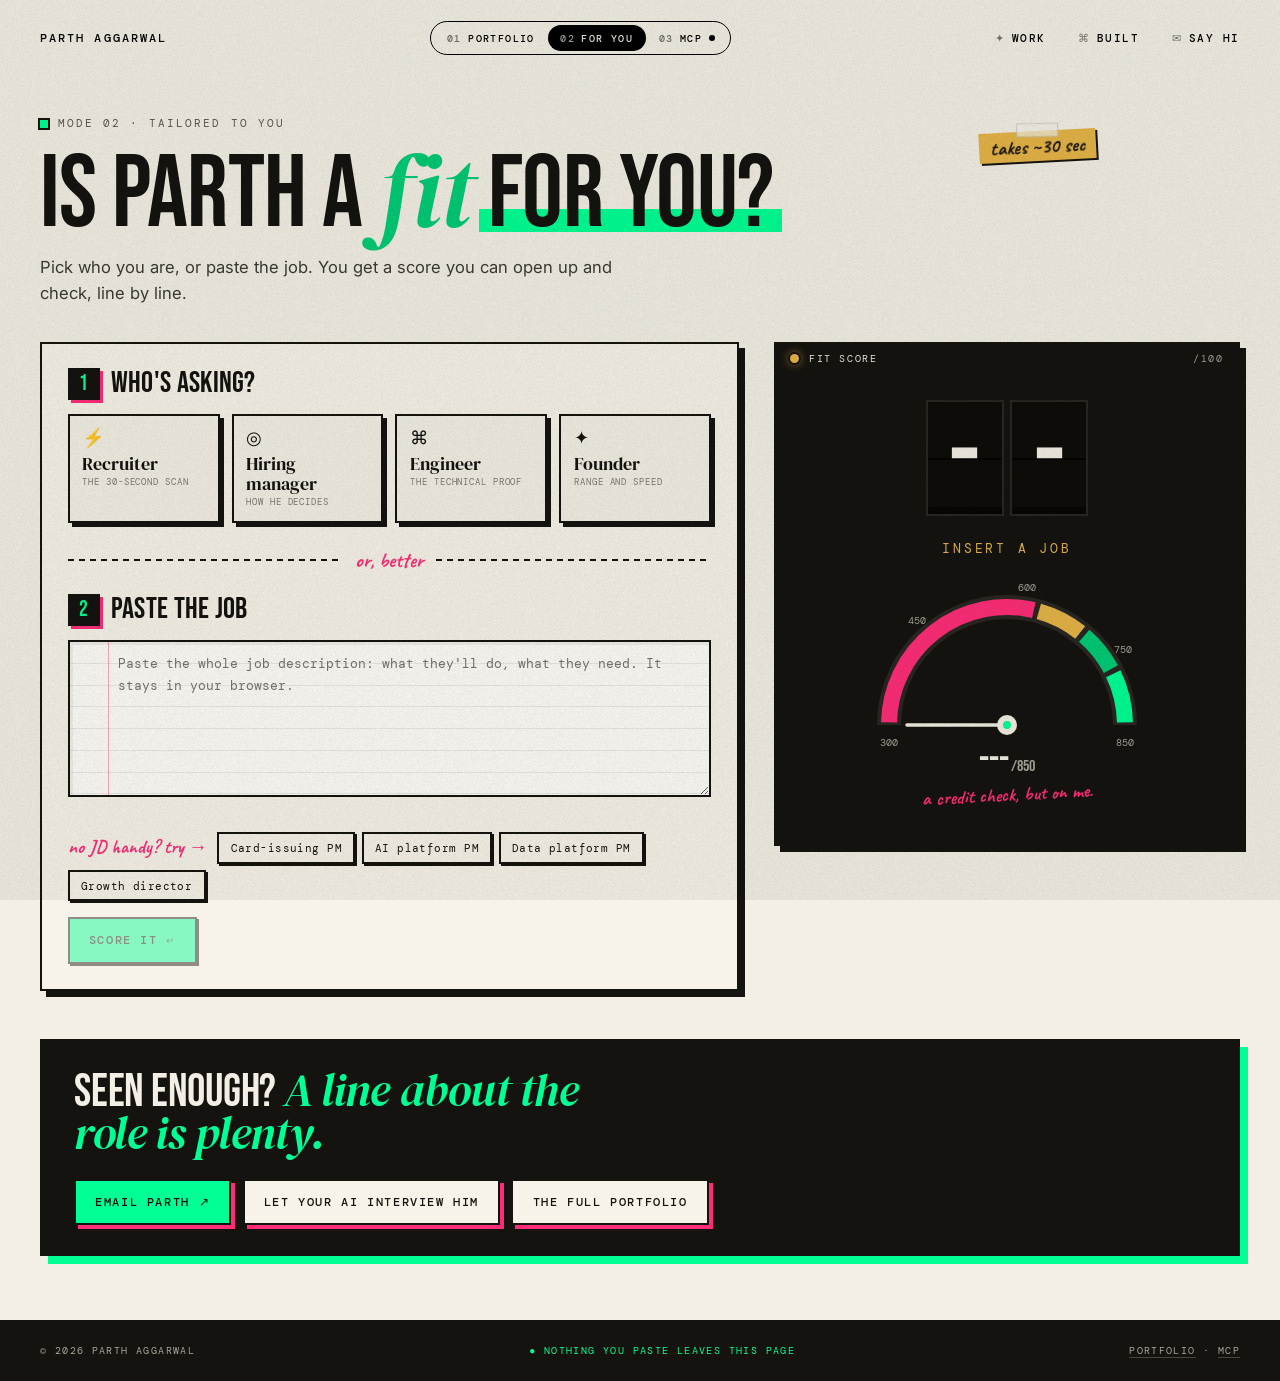
<file: for/index.html>
<!DOCTYPE html>
<html lang="en">
<head>
<meta charset="UTF-8">
<meta name="viewport" content="width=device-width, initial-scale=1.0">
<title>Tailored to you - Parth Aggarwal</title>
<meta name="description" content="Pick who you are or paste a job description, and Parth Aggarwal's portfolio rebuilds itself around the evidence that matters to you - with a fit score and honest gaps.">
<meta name="theme-color" content="#F3EFE4">
<link rel="canonical" href="https://parth8.github.io/portfolio/for/">
<link rel="icon" href="../assets/favicon.svg" type="image/svg+xml">
<meta property="og:type" content="website">
<meta property="og:title" content="Is Parth a fit? Paste the job description.">
<meta property="og:description" content="The portfolio rebuilds itself around your role: requirement-by-requirement evidence, honest gaps, questions to ask.">
<meta property="og:url" content="https://parth8.github.io/portfolio/for/">
<meta property="og:image" content="https://parth8.github.io/portfolio/assets/og.png">
<meta name="twitter:card" content="summary_large_image">
<link rel="preconnect" href="https://fonts.googleapis.com">
<link rel="preconnect" href="https://fonts.gstatic.com" crossorigin>
<link href="https://fonts.googleapis.com/css2?family=Bebas+Neue&family=DM+Serif+Display:ital@0;1&family=DM+Mono:wght@400;500&family=Inter:wght@400;500;600;700&family=Caveat:wght@400;600;700&family=Fraunces:ital,opsz,wght@0,9..144,500;1,9..144,600&display=swap" rel="stylesheet">
<link rel="stylesheet" href="../css/base.css">
<link rel="stylesheet" href="../css/arcade.css">
<link rel="stylesheet" href="../css/for.css">
<script>document.documentElement.classList.add('js')</script>
<script type="module" src="../js/for.js"></script>
</head>
<body class="page-for arcade">

<div id="cursor" aria-hidden="true"></div>
<div id="cursor-ring" aria-hidden="true"></div>

<nav class="topnav" aria-label="Primary">
  <a href="../#sec-hero" class="nav-logo">Parth Aggarwal <span class="nl-tail"><span>-</span> Technical Product ✦ Platform</span></a>
  <div class="modes" role="navigation" aria-label="Ways to see Parth">
    <a class="mode" href="../#sec-hero"><span class="m-n">01</span> Portfolio</a>
    <a class="mode" href="./" aria-current="page"><span class="m-n">02</span> For you</a>
    <a class="mode" href="../mcp/"><span class="m-n">03</span> MCP <span class="m-new" aria-hidden="true"></span></a>
  </div>
  <div class="nav-right">
    <a href="../#sec-work" data-icon="✦">Work</a>
    <a href="../#sec-built" data-icon="⌘">Built</a>
    <a href="../#contact" data-icon="✉">Say Hi</a>
  </div>
</nav>

<main class="fx">
  <header class="fx-head">
    <p class="ax-kicker">Mode 02 · Tailored to you</p>
    <h1 class="ax-title fx-title">Is Parth a <em>fit</em> <span class="hl">for you?</span></h1>
    <p class="fx-sub">Pick who you are, or paste the job. You get a score you can open up and check, line by line.</p>
    <span class="sticker fx-time" aria-hidden="true">takes ~30 sec</span>
  </header>

  <div class="fx-grid">
   <div class="fx-left">
    <section class="panel fx-in" aria-label="Tell it about you">
      <div class="step"><span class="step-n">1</span><h2 class="step-t">Who's asking?</h2></div>
      <div class="lenses" role="group" aria-label="Who are you?">
        <button type="button" class="lens" data-persona="recruiter" aria-pressed="false"><span class="ln-i" aria-hidden="true">⚡</span><b>Recruiter</b><small>the 30-second scan</small></button>
        <button type="button" class="lens" data-persona="hiring-manager" aria-pressed="false"><span class="ln-i" aria-hidden="true">◎</span><b>Hiring manager</b><small>how he decides</small></button>
        <button type="button" class="lens" data-persona="engineer" aria-pressed="false"><span class="ln-i" aria-hidden="true">⌘</span><b>Engineer</b><small>the technical proof</small></button>
        <button type="button" class="lens" data-persona="founder" aria-pressed="false"><span class="ln-i" aria-hidden="true">✦</span><b>Founder</b><small>range and speed</small></button>
      </div>

      <div class="or" aria-hidden="true"><span>or, better</span></div>

      <div class="step"><span class="step-n">2</span><h2 class="step-t"><label for="jdText">Paste the job</label></h2></div>
      <div class="jd">
        <textarea id="jdText" rows="6" spellcheck="false" placeholder="Paste the whole job description: what they'll do, what they need. It stays in your browser."></textarea>
        <ul class="coins" id="coins" aria-label="Requirements spotted so far"></ul>
        <div class="jd-row">
          <div class="samples"><span class="note">no JD handy? try →</span>
            <button type="button" class="chip" data-sample="card">Card-issuing PM</button>
            <button type="button" class="chip" data-sample="ai">AI platform PM</button>
            <button type="button" class="chip" data-sample="data">Data platform PM</button>
            <button type="button" class="chip" data-sample="growth">Growth director</button>
          </div>
          <button type="button" class="btn" id="run" disabled>Score it <kbd>↵</kbd></button>
        </div>
      </div>
    </section>

    <section class="fx-results" id="results" hidden>
      <div class="tabs" role="tablist" aria-label="The details" id="tabs"></div>
      <div class="panel fx-panel" id="tabpanel" role="tabpanel" tabindex="-1"></div>
    </section>
   </div>

    <aside class="panel ink fx-board" id="board" aria-label="Fit score">
      <div class="panel-bar"><span class="led off" id="boardLed"></span><span id="boardFor">Fit score</span><span class="board-r">/100</span></div>
      <div class="board-body">
        <div class="board-score"><span class="flaps" id="flaps"><span class="flap">-</span><span class="flap">-</span></span><span class="stamp-x board-stamp" id="boardStamp" aria-hidden="true"></span></div>
        <p class="board-band" id="boardBand"><span class="blink">insert a job</span></p>
        <div class="board-dial">
          <svg class="dial" id="dial" viewBox="0 0 300 172" role="img" aria-labelledby="dialText">
            <title id="dialText">Credit-style score: waiting for input</title>
            <g id="dialArcs"></g>
            <g id="dialTicks" font-family="DM Mono, monospace" font-size="10" fill="#A8A499" text-anchor="middle"></g>
            <g id="needle" class="needle idle">
              <line x1="150" y1="150" x2="150" y2="50" stroke="#F3EFE4" stroke-width="3.5" stroke-linecap="round"/>
              <circle cx="150" cy="150" r="10" fill="#F3EFE4"/>
              <circle cx="150" cy="150" r="4" fill="#00FF94"/>
            </g>
          </svg>
          <p class="board-credit"><span id="dialCredit">---</span><small>/850</small></p>
          <p class="note board-note">a credit check, but on me.</p>
        </div>
        <ul class="board-stats" id="boardStats"></ul>
        <div class="board-actions" id="boardActions" hidden>
          <a class="btn" id="mailBtn" href="mailto:8parthaggarwal1999@gmail.com">Email Parth ↗</a>
          <button type="button" class="btn paper sm" id="shareBtn">Copy link</button>
        </div>
      </div>
    </aside>
  </div>

  <section class="panel ink fx-cta">
    <p class="ax-title">Seen enough? <em>A line about the role is plenty.</em></p>
    <div class="fx-cta-btns">
      <a class="btn" href="mailto:8parthaggarwal1999@gmail.com?subject=Hello%20from%20your%20fit%20check">Email Parth ↗</a>
      <a class="btn paper" href="../mcp/">Let your AI interview him</a>
      <a class="btn paper" href="../#sec-hero">The full portfolio</a>
    </div>
  </section>

  <noscript><p class="fx-nojs">The fit check runs in your browser and needs JavaScript. The <a href="../#sec-hero">portfolio</a> has the same evidence.</p></noscript>
</main>

<footer>
  <span>© 2026 Parth Aggarwal</span>
  <span class="neon">● Nothing you paste leaves this page</span>
  <span><a href="../#sec-hero">Portfolio</a> · <a href="../mcp/">MCP</a></span>
</footer>
</body>
</html>
</file>
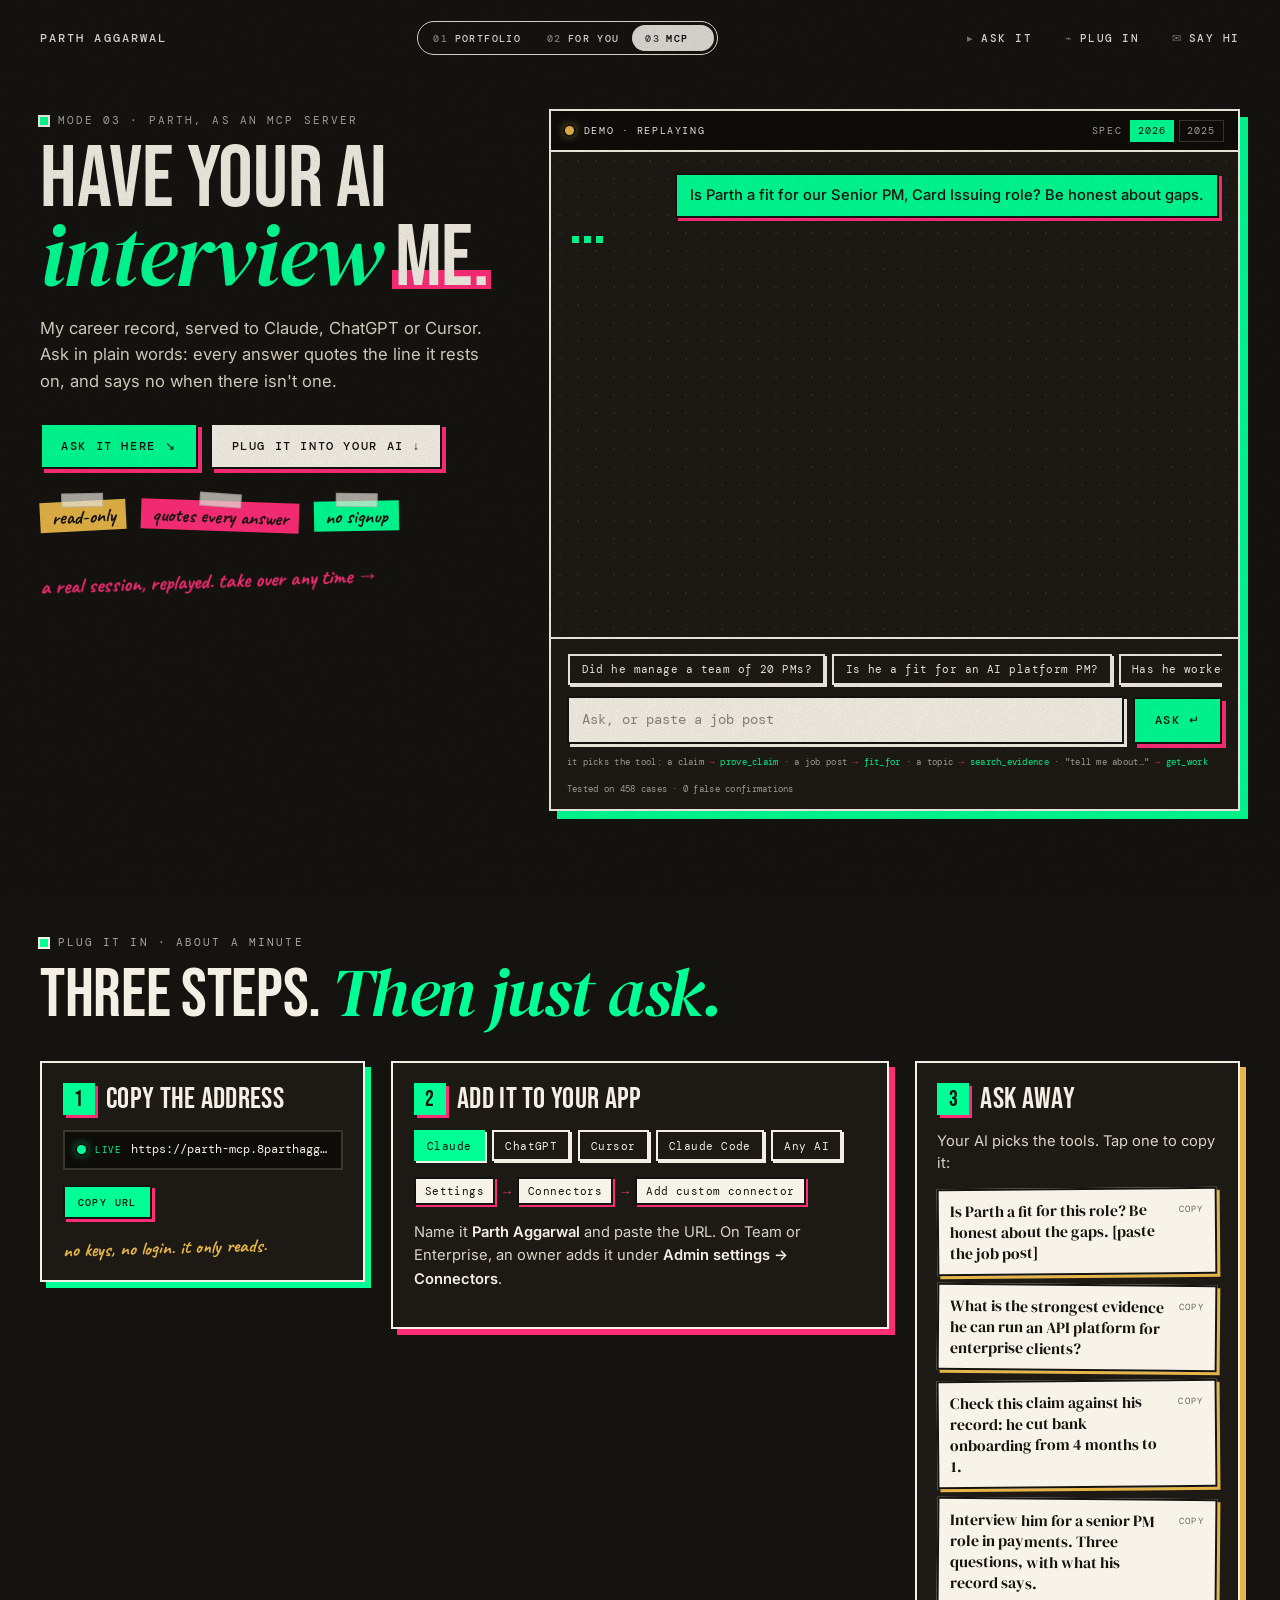
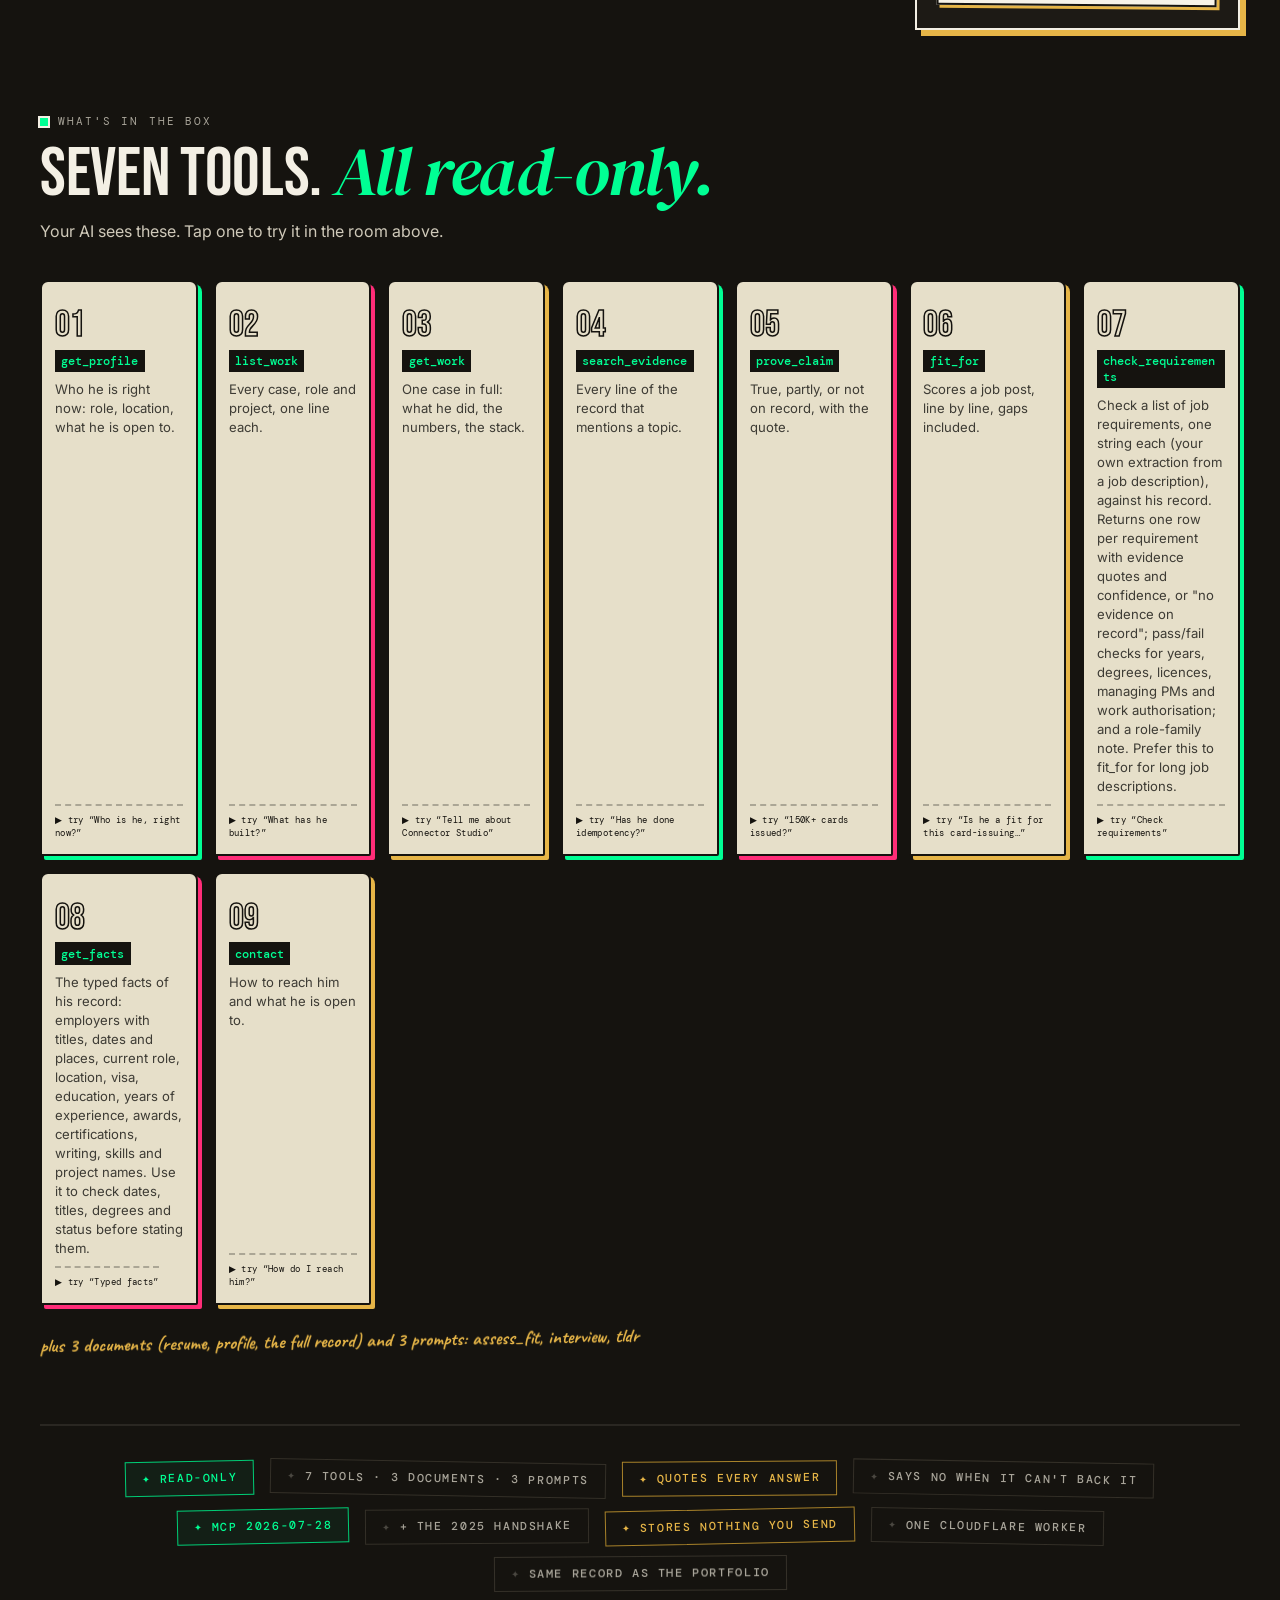
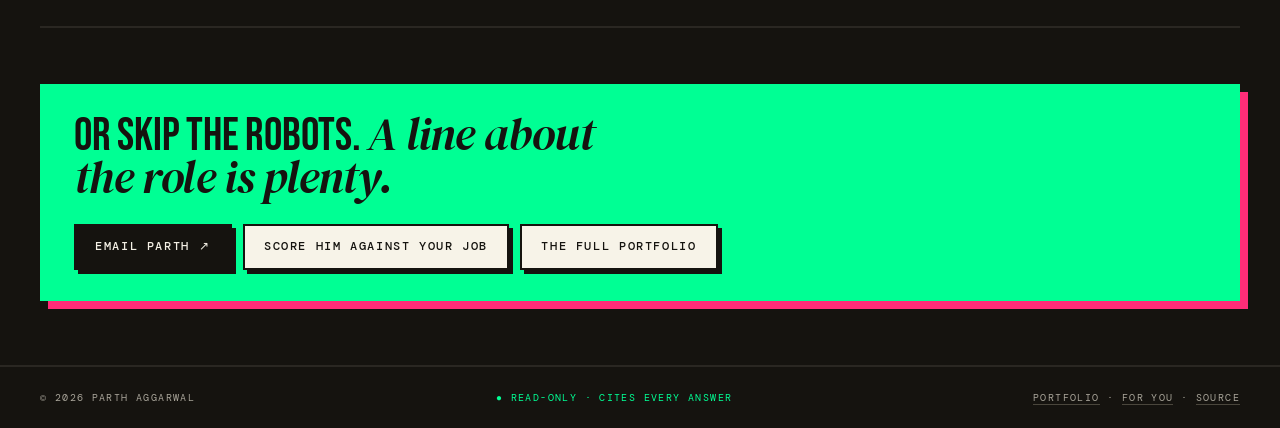
<file: mcp/index.html>
<!DOCTYPE html>
<html lang="en">
<head>
<meta charset="UTF-8">
<meta name="viewport" content="width=device-width, initial-scale=1.0">
<title>Parth, as an MCP server - Parth Aggarwal</title>
<meta name="description" content="Parth Aggarwal's career as a Model Context Protocol server. Point Claude, ChatGPT or Cursor at it and ask anything: every answer comes back with a quote and a link.">
<meta name="theme-color" content="#15130F">
<link rel="canonical" href="https://parth8.github.io/portfolio/mcp/">
<link rel="icon" href="../assets/favicon.svg" type="image/svg+xml">
<meta property="og:type" content="website">
<meta property="og:title" content="Don't read my portfolio. Have your AI interview it.">
<meta property="og:description" content="Parth Aggarwal's career as an MCP server: fit_for, prove_claim, search_evidence and more, every answer cited.">
<meta property="og:url" content="https://parth8.github.io/portfolio/mcp/">
<meta property="og:image" content="https://parth8.github.io/portfolio/assets/og.png">
<meta name="twitter:card" content="summary_large_image">
<link rel="preconnect" href="https://fonts.googleapis.com">
<link rel="preconnect" href="https://fonts.gstatic.com" crossorigin>
<link href="https://fonts.googleapis.com/css2?family=Bebas+Neue&family=DM+Serif+Display:ital@0;1&family=DM+Mono:wght@400;500&family=Inter:wght@400;500;600;700&family=Caveat:wght@400;600;700&display=swap" rel="stylesheet">
<link rel="stylesheet" href="../css/base.css">
<link rel="stylesheet" href="../css/arcade.css">
<link rel="stylesheet" href="../css/mcp.css">
<script>document.documentElement.classList.add('js')</script>
<script type="module" src="../js/mcp-page.js"></script>
</head>
<body class="page-mcp arcade on-dark">

<div id="cursor" aria-hidden="true"></div>
<div id="cursor-ring" aria-hidden="true"></div>

<nav class="topnav" aria-label="Primary">
  <a href="../#sec-hero" class="nav-logo">Parth Aggarwal <span class="nl-tail"><span>-</span> Technical Product ✦ Platform</span></a>
  <div class="modes" role="navigation" aria-label="Ways to see Parth">
    <a class="mode" href="../#sec-hero"><span class="m-n">01</span> Portfolio</a>
    <a class="mode" href="../for/"><span class="m-n">02</span> For you</a>
    <a class="mode" href="./" aria-current="page"><span class="m-n">03</span> MCP <span class="m-new" aria-hidden="true"></span></a>
  </div>
  <div class="nav-right">
    <a href="#try" data-icon="▸">Ask it</a>
    <a href="#plug" data-icon="⌁">Plug in</a>
    <a href="../#contact" data-icon="✉">Say Hi</a>
  </div>
</nav>

<main class="mx">
  <section class="mx-hero">
    <div class="mx-intro">
      <p class="ax-kicker">Mode 03 · Parth, as an MCP server</p>
      <h1 class="ax-title mx-title">Have your AI <em>interview</em> <span class="hl">me.</span></h1>
      <p class="mx-sub">My career record, served to Claude, ChatGPT or Cursor. Ask in plain words: every answer quotes the line it rests on, and says no when there isn't one.</p>
      <div class="mx-go">
        <a class="btn" href="#try" id="goAsk">Ask it here <span aria-hidden="true">↘</span></a>
        <a class="btn paper" href="#plug">Plug it into your AI <span aria-hidden="true">↓</span></a>
      </div>
      <div class="mx-stickers" aria-label="About the server">
        <span class="sticker">read-only</span>
        <span class="sticker pink">quotes every answer</span>
        <span class="sticker neon">no signup</span>
      </div>
      <p class="note mx-point">a real session, replayed. take over any time <span aria-hidden="true">→</span></p>
    </div>

    <section class="panel mx-room" id="try" aria-label="Ask the server">
      <div class="panel-bar">
        <span class="led off" id="roomLed"></span>
        <span class="room-state" id="roomState">Demo · replaying</span>
        <span class="room-proto" role="radiogroup" aria-label="MCP protocol version">
          <span class="rp-k">spec</span>
          <button type="button" role="radio" aria-checked="true" data-proto="2026-07-28" title="2026-07-28: stateless, no handshake">2026</button>
          <button type="button" role="radio" aria-checked="false" data-proto="2025-06-18" title="2025-06-18: the classic initialize handshake">2025</button>
        </span>
      </div>
      <ol class="chat" id="chat" aria-live="polite" aria-label="Conversation"></ol>
      <div class="dock">
        <div class="sugg" id="sugg" aria-label="Questions to try"></div>
        <form class="ask" id="askForm" autocomplete="off">
          <label class="sr" for="q">Ask about Parth</label>
          <textarea id="q" rows="1" spellcheck="false" placeholder="Ask, or paste a job post"></textarea>
          <button class="btn" type="submit" id="go">Ask <span aria-hidden="true">↵</span></button>
        </form>
        <p class="legend">it picks the tool: a claim <i>→</i> <code>prove_claim</code> · a job post <i>→</i> <code>fit_for</code> · a topic <i>→</i> <code>search_evidence</code> · "tell me about…" <i>→</i> <code>get_work</code></p>
      </div>
    </section>
  </section>
  <noscript><p class="mx-nojs">The interview room needs JavaScript. Without it, hand any AI <a href="../llms.txt">llms.txt</a> and <a href="../data/career.json">career.json</a>: everything the server knows is in there.</p></noscript>

  <section class="mx-sec" id="plug">
    <header class="mx-head">
      <p class="ax-kicker">Plug it in · about a minute</p>
      <h2 class="ax-title mx-h2">Three steps. <em>Then just ask.</em></h2>
    </header>
    <div class="mx-steps">
      <article class="panel mx-step s1">
        <div class="step"><span class="step-n">1</span><h3 class="step-t">Copy the address</h3></div>
        <div class="addr"><span class="led off" id="epLed"></span><span class="addr-k" id="epState">Preview</span><code id="epUrl">endpoint going live soon</code></div>
        <button type="button" class="btn sm" id="epCopy" disabled>Copy URL</button>
        <p class="note" id="epNote">no keys, no login. it only reads.</p>
      </article>
      <article class="panel mx-step s2">
        <div class="step"><span class="step-n">2</span><h3 class="step-t">Add it to your app</h3></div>
        <div class="apps" role="tablist" aria-label="Where you use AI" id="apps"></div>
        <div class="app-step" id="appStep" role="tabpanel"></div>
      </article>
      <article class="panel mx-step s3">
        <div class="step"><span class="step-n">3</span><h3 class="step-t">Ask away</h3></div>
        <p class="s3-p">Your AI picks the tools. Tap one to copy it:</p>
        <ul class="prompts" id="prompts"></ul>
      </article>
    </div>
  </section>

  <section class="mx-sec" id="inside">
    <header class="mx-head">
      <p class="ax-kicker">What's in the box</p>
      <h2 class="ax-title mx-h2">Seven tools. <em>All read-only.</em></h2>
      <p class="mx-head-s">Your AI sees these. Tap one to try it in the room above.</p>
    </header>
    <div class="carts" id="carts"></div>
    <p class="note mx-extra">plus 3 documents (resume, profile, the full record) and 3 prompts: assess_fit, interview, tldr</p>
  </section>

  <div class="stamps" aria-label="About the server">
    <span class="stamp hot">Read-only</span>
    <span class="stamp">7 tools · 3 documents · 3 prompts</span>
    <span class="stamp gold">Quotes every answer</span>
    <span class="stamp">Says no when it can't back it</span>
    <span class="stamp hot">MCP 2026-07-28</span>
    <span class="stamp">+ the 2025 handshake</span>
    <span class="stamp gold">Stores nothing you send</span>
    <span class="stamp">One Cloudflare Worker</span>
    <span class="stamp">Same record as the portfolio</span>
  </div>

  <section class="panel neon mx-cta">
    <p class="ax-title">Or skip the robots. <em>A line about the role is plenty.</em></p>
    <div class="mx-cta-btns">
      <a class="btn ink" href="mailto:8parthaggarwal1999@gmail.com?subject=Hello%20from%20your%20MCP%20page">Email Parth <span aria-hidden="true">↗</span></a>
      <a class="btn paper" href="../for/">Score him against your job</a>
      <a class="btn paper" href="../#sec-hero">The full portfolio</a>
    </div>
  </section>
</main>

<footer>
  <span>© 2026 Parth Aggarwal</span>
  <span class="neon">● Read-only · cites every answer</span>
  <span><a href="../#sec-hero">Portfolio</a> · <a href="../for/">For you</a> · <a href="https://github.com/Parth8/portfolio/tree/main/server" target="_blank" rel="noopener">Source</a></span>
</footer>
</body>
</html>
</file>
<file: css/base.css>
*,*::before,*::after{box-sizing:border-box;margin:0;padding:0}
/* the custom cursor only takes over on mouse/trackpad devices (js adds .has-cursor) */
.has-cursor,.has-cursor *{cursor:none !important}
:root{
  --neon:#00FF94;
  --neon-dark:#00CC75;
  --pink:#FF2D78;
  --gold:#E6B547;
  --gold-deep:#A8822A;
  --black:#0A0A0A;
  --eggshell:#F3EFE4;
  --eggshell-warm:#EEE8D8;
  --eggshell-deep:#E6DFC9;
  --paper:#F7F3E8;
  --gray:#7E7A70;
  --gray-light:#A8A499;
  --border:#DCD5C2;
  --ink:#15130F;
}
html{scroll-behavior:smooth}
body{
  background:var(--eggshell);
  color:var(--ink);
  font-family:'Inter',sans-serif;
  font-weight:400;
  overflow-x:hidden;
}

body::after{
  content:'';
  position:fixed;inset:0;
  z-index:9000;
  pointer-events:none;
  background-image:url("data:image/svg+xml,%3Csvg viewBox='0 0 300 300' xmlns='http://www.w3.org/2000/svg'%3E%3Cfilter id='n'%3E%3CfeTurbulence type='fractalNoise' baseFrequency='0.75' numOctaves='3' stitchTiles='stitch'/%3E%3CfeColorMatrix values='0 0 0 0 0 0 0 0 0 0 0 0 0 0 0 0 0 0 0.12 0'/%3E%3C/filter%3E%3Crect width='100%25' height='100%25' filter='url(%23n)'/%3E%3C/svg%3E");
  background-repeat:repeat;
  background-size:180px 180px;
  mix-blend-mode:multiply;
  opacity:1;
}

#cursor,#cursor-ring{display:none}
.has-cursor #cursor,.has-cursor #cursor-ring{display:block}
#cursor{
  width:10px;height:10px;
  background:var(--neon);
  border-radius:50%;
  position:fixed;top:0;left:0;
  pointer-events:none;z-index:9999;
  transform:translate(-50%,-50%);
  transition:transform 0.12s ease,width 0.45s cubic-bezier(0.22,1,0.36,1),height 0.45s cubic-bezier(0.22,1,0.36,1),background 0.45s cubic-bezier(0.22,1,0.36,1),opacity 0.4s cubic-bezier(0.22,1,0.36,1);
  mix-blend-mode:difference;
  will-change:width,height,transform;
}
#cursor-ring{
  width:38px;height:38px;
  border:1px solid #fff;
  border-radius:50%;
  position:fixed;top:0;left:0;
  pointer-events:none;z-index:9998;
  transform:translate(-50%,-50%);
  transition:width 0.55s cubic-bezier(0.22,1,0.36,1),height 0.55s cubic-bezier(0.22,1,0.36,1),border-color 0.4s cubic-bezier(0.22,1,0.36,1),opacity 0.4s cubic-bezier(0.22,1,0.36,1);
  mix-blend-mode:difference;
  opacity:1;
  will-change:width,height,opacity,transform;
}
#cursor.hover{width:50px;height:50px}
#cursor-ring.hover{width:12px;height:12px;border-color:transparent;opacity:0}

.topnav{
  position:fixed;top:0;left:0;right:0;z-index:100;
  display:flex;align-items:center;justify-content:space-between;
  padding:1.3rem 2.5rem;
  mix-blend-mode:difference;
}
.nav-logo{
  font-family:'DM Mono',monospace;
  font-size:0.72rem;font-weight:500;
  letter-spacing:0.18em;text-transform:uppercase;
  color:#F3EFE4;
  text-decoration:none;
}
.nav-logo span{color:var(--neon)}
.nav-right{display:flex;gap:2rem;align-items:center}
.nav-right a{
  font-family:'DM Mono',monospace;
  font-size:0.7rem;font-weight:500;
  letter-spacing:0.14em;text-transform:uppercase;
  color:#F3EFE4;
  text-decoration:none;
  transition:color 0.2s;
  position:relative;
}
.nav-right a::before{content:attr(data-icon);margin-right:0.4rem;opacity:0.5}
.nav-right a:hover{color:var(--neon)}

.float-cta{
  position:fixed;
  bottom:2rem;right:2rem;
  z-index:99;
  display:flex;align-items:center;gap:0.7rem;
  background:var(--ink);
  color:#F3EFE4;
  padding:0.9rem 1.4rem 0.9rem 1rem;
  text-decoration:none;
  border-radius:100px;
  font-family:'DM Mono',monospace;
  font-size:0.7rem;font-weight:500;
  letter-spacing:0.1em;text-transform:uppercase;
  opacity:0;
  transform:translateY(20px) scale(0.9) rotate(-2deg);
  transition:opacity 0.4s ease,transform 0.4s ease,background 0.2s;
  box-shadow:0 6px 24px rgba(0,0,0,0.18);
}
.float-cta.visible{opacity:1;transform:translateY(0) scale(1) rotate(-2deg)}
.float-cta:hover{background:var(--neon);color:var(--ink);transform:translateY(0) scale(1.04) rotate(0deg)}
.float-cta .dot{
  width:10px;height:10px;border-radius:50%;
  background:var(--neon);
  animation:pulse-dot 1.8s ease-in-out infinite;
}
.float-cta:hover .dot{background:var(--ink)}
@keyframes pulse-dot{0%,100%{opacity:1;transform:scale(1)}50%{opacity:0.5;transform:scale(1.3)}}

/* SCROLL PROGRESS - vertical bar on left edge */
.scroll-progress{
  position:fixed;
  top:0;bottom:0;left:0;
  width:2px;
  background:transparent;
  z-index:200;
  pointer-events:none;
}
.scroll-progress-fill{
  width:100%;
  height:0%;
  background:linear-gradient(180deg,var(--neon) 0%,var(--neon) 40%,var(--pink) 100%);
  transition:height 0.08s linear;
  box-shadow:0 0 10px rgba(0,255,148,0.5);
}

/* SIDE SECTION DOTS - progress indicator */
.side-nav{
  position:fixed;
  top:50%;right:1.5rem;
  transform:translateY(-50%);
  z-index:80;
  display:flex;flex-direction:column;gap:0.85rem;
  opacity:0;
  transition:opacity 0.4s;
  pointer-events:none;
}
.side-nav.visible{opacity:1;pointer-events:auto}
.side-dot{
  width:10px;height:10px;
  border-radius:50%;
  border:1px solid var(--ink);
  background:transparent;
  position:relative;
  transition:all 0.3s cubic-bezier(0.22,1,0.36,1);
  text-decoration:none;
  display:block;
  box-shadow:0 0 0 2px rgba(243,239,228,0.55);
}
.side-dot::before{
  content:attr(data-label);
  position:absolute;
  right:calc(100% + 0.85rem);
  top:50%;transform:translateY(-50%) translateX(6px);
  font-family:'DM Mono',monospace;
  font-size:0.6rem;letter-spacing:0.15em;text-transform:uppercase;
  color:var(--ink);
  white-space:nowrap;
  opacity:0;
  transition:opacity 0.25s,transform 0.25s;
  pointer-events:none;
  background:rgba(243,239,228,0.9);
  padding:0.25rem 0.5rem;
  border-radius:3px;
}
/* labels on hover/focus only, so the active one never sits on top of content */
.side-dot:hover::before,.side-dot:focus-visible::before{opacity:1;transform:translateY(-50%) translateX(0)}
.side-dot.active{background:var(--neon);border-color:var(--neon);transform:scale(1.3)}
.side-dot:hover{transform:scale(1.3)}
.side-dot.active:hover{transform:scale(1.4)}


.reveal{opacity:0;transform:translateY(24px);transition:opacity 0.8s ease,transform 0.8s ease}
.reveal.visible{opacity:1;transform:translateY(0)}

@media(max-width:900px){
  .side-nav{display:none}
  .scroll-progress{display:none}
  .float-cta{bottom:1rem;right:1rem;padding:0.7rem 1rem}
  .topnav{padding:1rem 1.5rem}
  .nav-right{display:none}
}

/* keyboard focus is always visible, whatever the custom cursor is doing */
:focus-visible{outline:2px solid var(--pink);outline-offset:3px}
a:focus:not(:focus-visible),button:focus:not(:focus-visible){outline:none}
[id^="sec-"],#contact,.project{scroll-margin-top:4.5rem}


@media (prefers-reduced-motion:reduce){
  html{scroll-behavior:auto}
  *,*::before,*::after{
    animation-duration:0.001ms !important;
    animation-iteration-count:1 !important;
    transition-duration:0.001ms !important;
  }
}

/* MODE SWITCH - Portfolio · For you · MCP, in the top bar of every page.
   The top bar blends with difference, so cream lines read on light and dark sections alike. */
.modes{
  display:inline-flex;align-items:center;gap:0;
  border:1px solid #F3EFE4;border-radius:100px;padding:3px;
}
.mode{
  font-family:'DM Mono',monospace;font-size:0.62rem;font-weight:500;letter-spacing:0.14em;text-transform:uppercase;
  color:#F3EFE4;text-decoration:none;
  padding:0.42rem 0.8rem;border-radius:100px;
  display:inline-flex;align-items:center;gap:0.4rem;
  transition:background 0.3s,color 0.3s;
  position:relative;
}
.mode .m-n{opacity:0.55}
.mode:hover{background:rgba(243,239,228,0.18)}
.mode[aria-current="page"]{background:#F3EFE4;color:#0A0A0A}
.mode[aria-current="page"] .m-n{opacity:0.7}
.mode .m-new{width:6px;height:6px;border-radius:50%;background:#F3EFE4;animation:pulse-dot 1.8s ease-in-out infinite}
.topnav .nav-logo .nl-tail{white-space:nowrap}
@media(max-width:1320px){.topnav .nav-logo .nl-tail{display:none}}
@media(max-width:1160px){.nav-right a:nth-child(n+3):not(:last-child){display:none}}
@media(max-width:900px){
  .mode{padding:0.38rem 0.6rem;font-size:0.56rem;letter-spacing:0.1em}
  .mode .m-n{display:none}
}

/* FOOTER (shared by every page) */
footer{
  background:var(--ink);
  color:var(--gray-light);
  padding:1.5rem 2.5rem;
  display:flex;justify-content:space-between;align-items:center;flex-wrap:wrap;gap:1rem;
  font-family:'DM Mono',monospace;
  font-size:0.62rem;letter-spacing:0.14em;text-transform:uppercase;
}
footer span.neon{color:var(--neon)}
footer a{color:inherit;text-decoration:none;border-bottom:1px solid #4a463c}
footer a:hover{color:var(--neon);border-color:var(--neon)}
@media(max-width:380px){.topnav .nav-logo{font-size:0.62rem;letter-spacing:0.12em}.mode{padding:0.36rem 0.5rem}}
</file>
<file: css/sections.css>
/* HERO - sized so headline, "now" line and intro share the first screen */
.hero{
  min-height:100vh;min-height:100svh;
  position:relative;
  padding:5.5rem 2.5rem 3rem;
  display:flex;flex-direction:column;justify-content:space-between;
  overflow:hidden;
}
.hero-top{
  display:flex;justify-content:space-between;align-items:flex-start;
  margin-bottom:1rem;
  font-family:'DM Mono',monospace;
  font-size:0.7rem;letter-spacing:0.14em;text-transform:uppercase;
  color:var(--gray);
  gap:1.5rem;
}
.hero-top .left-col b{color:var(--ink);font-weight:500}
.hero-top .left-col{display:flex;align-items:center;gap:0.75rem}
.hero-top .left-col::before{
  content:'';width:6px;height:6px;border-radius:50%;background:var(--neon);
  animation:pulse-dot 1.8s ease-in-out infinite;
}
.hero-top .right-col{text-align:right;line-height:1.7}
.hero-top .right-col .key{color:var(--ink)}

.hero-main{
  flex:1;
  display:flex;flex-direction:column;justify-content:center;
  padding:1rem 0;
}
.hero-type{
  font-family:'Bebas Neue',sans-serif;
  font-size:clamp(3.2rem,min(7.6vw,13.5vh),10.5rem);
  line-height:0.86;
  letter-spacing:-0.012em;
  color:var(--ink);
  position:relative;
}
/* FIX: extra vertical padding around each line so italic descenders (p, g, f, y) don't get clipped by overflow:hidden */
.hero-line{display:block;overflow:hidden;padding:0.06em 0 0.12em}
.hero-word{
  display:inline-block;
  transform:translateY(110%);
  animation:reveal-up 1s cubic-bezier(0.22,1,0.36,1) forwards;
}
.hero-word.d1{animation-delay:0.12s}
.hero-word.d2{animation-delay:0.24s}
.hero-word.d3{animation-delay:0.36s}
.hero-word.d4{animation-delay:0.48s}
.hero-word.d5{animation-delay:0.60s}
.hero-word.d6{animation-delay:0.72s}
@keyframes reveal-up{to{transform:translateY(0)}}
.hero-word.serif{
  font-family:'DM Serif Display',serif;
  font-style:italic;
  font-weight:400;
  letter-spacing:-0.02em;
  color:var(--neon-dark);
}
.hero-word.outline{
  -webkit-text-stroke:1px var(--ink);
  color:transparent;
  -webkit-font-smoothing:antialiased;
  -moz-osx-font-smoothing:grayscale;
}
.hero-word.with-mark{position:relative}
.hero-word.with-mark::after{
  content:'';
  position:absolute;
  left:-4%;right:-4%;bottom:8%;
  height:24%;
  background:var(--neon);
  z-index:-1;
  transform:scaleX(0);transform-origin:left;
  animation:slide-in 0.8s cubic-bezier(0.76,0,0.24,1) 1.2s forwards;
}
@keyframes slide-in{to{transform:scaleX(1)}}

.hero-bottom{
  display:grid;
  grid-template-columns:1fr auto;
  gap:3rem;align-items:end;
  margin-top:2rem;
  opacity:0;
  animation:fade-up 1s ease 1.5s forwards;
}
@keyframes fade-up{from{opacity:0;transform:translateY(30px)}to{opacity:1;transform:translateY(0)}}
.hero-intro{
  font-family:'DM Serif Display',serif;
  font-size:clamp(1.2rem,1.8vw,1.5rem);
  font-style:italic;
  line-height:1.45;
  color:var(--ink);
  max-width:620px;
}
.hero-intro strong{
  font-style:normal;
  font-family:'Inter',sans-serif;
  font-weight:500;
  background:var(--neon);
  padding:0.05em 0.4em;
  box-decoration-break:clone;
  -webkit-box-decoration-break:clone;
}
.hero-scroll{
  display:flex;flex-direction:column;align-items:center;gap:0.5rem;
  font-family:'DM Mono',monospace;
  font-size:0.6rem;letter-spacing:0.2em;text-transform:uppercase;
  color:var(--gray);
}
.hero-scroll::after{
  content:'';width:1px;height:40px;background:var(--ink);
  animation:scroll-hint 2s ease-in-out infinite;
}
@keyframes scroll-hint{0%,100%{transform:scaleY(0.3);transform-origin:top}50%{transform:scaleY(1);transform-origin:top}}

/* STAMPS */
.stamps{
  background:var(--ink);
  padding:2.5rem 2.5rem;
  border-top:1px solid var(--border);
  border-bottom:1px solid var(--border);
  display:flex;
  flex-wrap:wrap;
  align-items:center;
  justify-content:center;
  gap:0.8rem 1rem;
  position:relative;
}
.stamps::before,.stamps::after{
  content:'';position:absolute;
  left:0;right:0;
  height:2px;
  background-image:linear-gradient(to right,var(--ink) 0 4px,transparent 4px 8px);
  background-size:8px 2px;
}
.stamps::before{top:0}
.stamps::after{bottom:0}
.stamp{
  font-family:'DM Mono',monospace;
  font-size:0.72rem;font-weight:500;
  letter-spacing:0.14em;text-transform:uppercase;
  padding:0.55rem 1rem;
  border:1px solid #343028;
  color:#a8a499;
  transition:transform 0.3s,color 0.3s,border-color 0.3s,background 0.3s;
  display:inline-flex;align-items:center;gap:0.5rem;
}
.stamp::before{content:'✦';color:#4a4740;font-size:0.6rem}
.stamp.hot{color:var(--neon);border-color:var(--neon-dark);background:rgba(0,255,148,0.05);animation:flicker-green 3.6s infinite}
.stamp.hot::before{color:var(--neon)}
.stamp.gold{color:var(--gold);border-color:var(--gold-deep);animation:flicker-gold 4.2s infinite}
.stamp.gold::before{color:var(--gold)}
@keyframes flicker-green{
  0%,18%,22%,25%,53%,57%,100%{
    box-shadow:0 0 4px rgba(0,255,148,0.3),0 0 12px rgba(0,255,148,0.25),inset 0 0 6px rgba(0,255,148,0.1);
    opacity:1;
  }
  20%,24%,55%{
    box-shadow:none;
    opacity:0.55;
  }
}
@keyframes flicker-gold{
  0%,8%,12%,62%,67%,100%{
    box-shadow:0 0 4px rgba(230,181,71,0.35),0 0 10px rgba(230,181,71,0.22);
    opacity:1;
  }
  10%,65%{
    box-shadow:none;
    opacity:0.6;
  }
}
.stamp:nth-child(1){transform:rotate(-1.6deg);animation-delay:-0.3s}
.stamp:nth-child(2){transform:rotate(1.2deg);animation-delay:-0.6s}
.stamp:nth-child(3){transform:rotate(-0.8deg);animation-delay:-1.1s}
.stamp:nth-child(4){transform:rotate(2deg);animation-delay:-1.8s}
.stamp:nth-child(5){transform:rotate(-1.2deg);animation-delay:-2.4s}
.stamp:nth-child(6){transform:rotate(0.6deg);animation-delay:-0.9s}
.stamp:nth-child(7){transform:rotate(-2deg);animation-delay:-1.5s}
.stamp:nth-child(8){transform:rotate(1.4deg);animation-delay:-2.1s}
.stamp:nth-child(9){transform:rotate(-0.4deg);animation-delay:-0.2s}
.stamp:nth-child(10){transform:rotate(1.8deg);animation-delay:-2.7s}
.stamp:hover{transform:rotate(0) scale(1.08);color:var(--neon);border-color:var(--neon);background:rgba(0,255,148,0.12);animation-play-state:paused}

.big-numbers{
  padding:7rem 2.5rem 5rem;
  border-bottom:1px solid var(--border);
  background:var(--eggshell-warm);
  position:relative;
}
.bn-label{
  font-family:'DM Mono',monospace;
  font-size:0.65rem;letter-spacing:0.22em;text-transform:uppercase;
  color:var(--gray);
  margin-bottom:3rem;
  display:flex;align-items:center;gap:1rem;
}
.bn-label::before{
  content:'';width:30px;height:1px;background:var(--neon-dark);
}
.bn-grid{
  display:grid;
  grid-template-columns:1fr 1fr;
  gap:0;
}
.bn-cell{
  padding:3rem 0;
  border-bottom:1px solid var(--border);
  padding-right:3rem;
  position:relative;
  transition:padding-left 0.4s cubic-bezier(0.76,0,0.24,1);
}
.sharpie-note{
  position:absolute;
  top:2rem;left:14rem;
  font-family:'Caveat',cursive;
  font-weight:600;
  font-size:1.5rem;
  color:var(--pink);
  pointer-events:none;
  white-space:nowrap;
  z-index:2;
  opacity:0;
  transform:rotate(-5deg);
  animation:sharpie-in 0.7s cubic-bezier(0.22,1,0.36,1) 1.2s forwards, wiggle 3s ease-in-out 2s infinite;
}
.sharpie-note::before{
  content:'';
  position:absolute;
  left:-2.2rem;top:55%;
  width:2rem;height:1.5px;
  background:var(--pink);
  transform:rotate(-8deg);
  transform-origin:right center;
}
.sharpie-note::after{
  content:'';
  position:absolute;
  left:-2.4rem;top:50%;
  width:0;height:0;
  border-top:5px solid transparent;
  border-bottom:5px solid transparent;
  border-right:8px solid var(--pink);
  transform:rotate(-8deg);
}
@keyframes wiggle{
  0%,100%{transform:rotate(-5deg) translateY(0)}
  50%{transform:rotate(-3deg) translateY(-2px)}
}
@keyframes sharpie-in{
  from{opacity:0;transform:rotate(-12deg) translateX(-20px) scale(0.7)}
  to{opacity:1;transform:rotate(-5deg) translateX(0) scale(1)}
}
/* Post-it note - used in philosophy */
.postit{
  display:inline-block;
  background:#FFF9A8;
  color:#4a3b00;
  font-family:'Caveat',cursive;
  font-weight:600;
  font-size:1.15rem;
  padding:0.5rem 1rem 0.65rem;
  transform:rotate(-3deg);
  box-shadow:3px 4px 10px rgba(0,0,0,0.12),1px 1px 0 rgba(0,0,0,0.04);
  letter-spacing:0.01em;
  line-height:1.2;
  position:relative;
  margin:0 0.3rem;
  vertical-align:middle;
  transition:transform 0.3s cubic-bezier(0.22,1,0.36,1);
  cursor:none;
}
.postit::before{
  content:'';
  position:absolute;
  top:-6px;left:50%;
  width:42px;height:14px;
  background:rgba(255,220,100,0.55);
  transform:translateX(-50%) rotate(-4deg);
  border:1px solid rgba(0,0,0,0.04);
}
.postit:hover{transform:rotate(0deg) scale(1.08)}
.bn-cell:nth-child(odd){padding-right:3rem;border-right:1px solid var(--border)}
.bn-cell:nth-child(even){padding-left:3rem}
.bn-cell:nth-last-child(-n+2){border-bottom:none;padding-bottom:0}
.bn-cell:hover{padding-left:1.5rem}
.bn-cell:nth-child(even):hover{padding-left:4.5rem}
.bn-cell::before{
  content:'';
  position:absolute;left:0;top:50%;
  width:0;height:1px;background:var(--neon-dark);
  transition:width 0.4s cubic-bezier(0.76,0,0.24,1);
}
.bn-cell:hover::before{width:1rem}
.bn-cell:nth-child(even)::before{left:3rem}
.bn-num{
  font-family:'Bebas Neue',sans-serif;
  font-size:clamp(5rem,11vw,11rem);
  line-height:0.9;
  letter-spacing:-0.01em;
  color:var(--ink);
  display:flex;align-items:baseline;gap:0.3rem;
}
.bn-num .sup{font-size:0.35em;color:var(--neon-dark);letter-spacing:0}
.bn-caption{
  display:flex;justify-content:space-between;align-items:baseline;
  margin-top:0.5rem;
  gap:2rem;
}
.bn-desc{font-size:0.95rem;line-height:1.5;color:var(--gray);max-width:320px}
.bn-tag{
  font-family:'DM Mono',monospace;
  font-size:0.62rem;
  letter-spacing:0.12em;
  color:var(--pink);
  text-transform:uppercase;
  white-space:nowrap;
}

/* QUOTE - overflow:hidden restored so ghost text stays inside */
.quote-section{
  padding:6rem 2.5rem;
  background:var(--ink);
  color:var(--eggshell);
  position:relative;
  overflow:hidden;
}
.quote-bg-mark{
  position:absolute;
  font-family:'DM Serif Display',serif;
  font-style:italic;
  font-size:clamp(20rem,40vw,35rem);
  color:transparent;
  -webkit-text-stroke:1px #1f1c18;
  top:-8%;right:-5%;
  user-select:none;pointer-events:none;
  line-height:0.8;
}
.quote-inner{
  max-width:900px;position:relative;z-index:1;margin-bottom:3rem;
  opacity:0;transform:translateY(30px);
  transition:opacity 0.9s cubic-bezier(0.22,1,0.36,1),transform 0.9s cubic-bezier(0.22,1,0.36,1);
}
.quote-section.in-view .quote-inner{opacity:1;transform:translateY(0)}
.quote-section.in-view .quote-inner:nth-child(3){transition-delay:0.25s}
.quote-inner:last-child{margin-bottom:0}
.quote-inner.tilt-right{margin-left:auto;margin-right:0;max-width:900px}
.quote-section.in-view .quote-inner.tilt-right{transform:translateY(0) rotate(-0.6deg)}
.quote-inner.tilt-right{transform:translateY(30px) rotate(-0.6deg)}
.quote-inner:hover .quote-text em{text-shadow:0 0 20px rgba(0,255,148,0.6)}
.quote-inner:hover .quote-text .highlight::after{animation:hl-pulse 1.6s ease-in-out infinite}
@keyframes hl-pulse{
  0%,100%{opacity:1;transform:scaleX(1)}
  50%{opacity:0.6;transform:scaleX(1.04)}
}
.quote-text .highlight::after{transition:opacity 0.3s,transform 0.3s;transform-origin:left center}
.quote-text em{transition:text-shadow 0.4s}
.quote-bg-mark{transition:transform 0.2s ease-out}
.quote-label{
  font-family:'DM Mono',monospace;
  font-size:0.65rem;letter-spacing:0.2em;text-transform:uppercase;
  color:var(--neon);
  margin-bottom:2.5rem;
}
.quote-text{
  font-family:'DM Serif Display',serif;
  font-size:clamp(2rem,4.5vw,4rem);
  line-height:1.15;
  letter-spacing:-0.01em;
  margin-bottom:2rem;
}
.quote-text em{color:var(--neon);font-style:italic}
.quote-text .highlight{position:relative;display:inline-block}
.quote-text .highlight::after{
  content:'';
  position:absolute;
  left:-2%;right:-2%;bottom:0.05em;
  height:0.15em;
  background:var(--pink);
}
.quote-attr{
  font-family:'DM Mono',monospace;
  font-size:0.72rem;letter-spacing:0.14em;text-transform:uppercase;
  color:var(--gray-light);
  display:flex;align-items:center;gap:1rem;
}
.quote-attr::before{content:'';width:30px;height:1px;background:var(--gray-light)}

.work-header{
  padding:6rem 2.5rem 2rem;
  display:flex;justify-content:space-between;align-items:baseline;
  border-bottom:1px solid var(--border);
  gap:2rem;flex-wrap:wrap;
  background:var(--eggshell);
}
.wh-left{
  font-family:'DM Mono',monospace;
  font-size:0.65rem;letter-spacing:0.2em;text-transform:uppercase;
  color:var(--gray);
}
.wh-title{
  font-family:'Bebas Neue',sans-serif;
  font-size:clamp(3rem,7vw,6rem);
  line-height:0.9;
  letter-spacing:-0.005em;
  display:inline-block;
  transform:rotate(-1deg);
  transform-origin:left center;
}
.wh-title em{font-family:'DM Serif Display',serif;font-style:italic;color:var(--neon-dark)}

.case{
  padding:6rem 2.5rem;
  border-bottom:1px solid var(--border);
  display:grid;
  grid-template-columns:1fr 1fr;
  gap:4rem;
  align-items:start;
  position:relative;
  opacity:0;transform:translateY(40px);
  transition:opacity 0.9s cubic-bezier(0.22,1,0.36,1),transform 0.9s cubic-bezier(0.22,1,0.36,1);
}
.case.in-view{opacity:1;transform:translateY(0)}
.case:hover .case-title em{color:var(--pink)}
.case:hover .case-metric-hero .c-accent{transform:scale(1.05) translateY(-3px)}
.case-metric-hero .c-accent{display:inline-block;transition:transform 0.4s cubic-bezier(0.22,1,0.36,1)}
.case-title em{transition:color 0.4s}
.case-client{
  font-family:'DM Mono',monospace;
  font-size:0.75rem;font-weight:500;
  letter-spacing:0.12em;text-transform:uppercase;
  color:var(--ink);
  margin-bottom:1rem;
  display:inline-block;
  background:var(--neon);
  padding:0.4rem 0.9rem;
  transform:rotate(-1.2deg);
  transition:transform 0.3s cubic-bezier(0.22,1,0.36,1),background 0.3s;
}
.case:hover .case-client{transform:rotate(0deg) scale(1.05);background:var(--pink);color:var(--eggshell)}
.case-stack span{
  font-family:'DM Mono',monospace;
  font-size:0.62rem;letter-spacing:0.06em;
  padding:0.35rem 0.75rem;
  border:1px solid var(--border);
  color:var(--gray);
  background:var(--paper);
  transition:border-color 0.2s,color 0.2s,transform 0.35s cubic-bezier(0.22,1,0.36,1),background 0.2s;
  opacity:0;
  transform:translateY(12px);
}
.case.in-view .case-stack span{opacity:1;transform:translateY(0)}
.case.in-view .case-stack span:nth-child(1){transition-delay:0.35s}
.case.in-view .case-stack span:nth-child(2){transition-delay:0.4s}
.case.in-view .case-stack span:nth-child(3){transition-delay:0.45s}
.case.in-view .case-stack span:nth-child(4){transition-delay:0.5s}
.case.in-view .case-stack span:nth-child(5){transition-delay:0.55s}
.case.in-view .case-stack span:nth-child(6){transition-delay:0.6s}
.case.in-view .case-stack span:nth-child(7){transition-delay:0.65s}
.case.in-view .case-stack span:nth-child(8){transition-delay:0.7s}
.case-stack span:hover{border-color:var(--ink);color:var(--ink);transform:translateY(-3px) rotate(-1.5deg);background:var(--neon)}
.case{background:var(--eggshell)}

/* CASE TABS - every tab carries its headline number, so skimmers get all four */
.case-tabs{
  display:grid;grid-template-columns:repeat(4,minmax(0,1fr));gap:1rem;
  padding:2.25rem 2.5rem 0.5rem;
  background:var(--eggshell);
}
.case-tab{
  font:inherit;color:var(--ink);text-align:left;cursor:pointer;
  background:var(--paper);
  border:1.5px solid var(--ink);
  padding:1rem 1.15rem 1.1rem;
  display:flex;flex-direction:column;gap:0.3rem;
  position:relative;
  box-shadow:4px 5px 0 var(--eggshell-deep);
  transition:transform 0.4s cubic-bezier(0.34,1.56,0.64,1),background 0.3s,color 0.3s,box-shadow 0.35s;
}
.case-tab:nth-child(odd){transform:rotate(-0.6deg)}
.case-tab:nth-child(even){transform:rotate(0.5deg)}
.case-tab:hover{transform:translateY(-4px) rotate(0deg);box-shadow:6px 8px 0 var(--pink)}
.case-tab[aria-selected="true"]{
  background:var(--ink);color:var(--eggshell);
  transform:translateY(-6px) rotate(0deg);
  box-shadow:6px 8px 0 var(--neon);
}
.ct-num{font-family:'DM Mono',monospace;font-size:0.6rem;letter-spacing:0.15em;color:var(--pink)}
.ct-co{font-family:'DM Mono',monospace;font-size:0.62rem;letter-spacing:0.12em;text-transform:uppercase;color:var(--gray)}
.ct-name{font-family:'DM Serif Display',serif;font-size:1.15rem;line-height:1.2}
.ct-metric{
  font-family:'Bebas Neue',sans-serif;font-size:2.1rem;line-height:0.9;color:var(--neon-dark);
  margin-top:0.35rem;display:flex;align-items:baseline;gap:0.35rem;
}
.ct-metric small{font-family:'DM Mono',monospace;font-size:0.55rem;letter-spacing:0.1em;text-transform:uppercase;color:var(--gray)}
.case-tab[aria-selected="true"] .ct-metric{color:var(--neon)}
.case-tab[aria-selected="true"] .ct-co,.case-tab[aria-selected="true"] .ct-metric small{color:var(--gray-light)}
.case-tab::after{
  content:'';position:absolute;left:-1.5px;right:-1.5px;bottom:-1.5px;height:4px;
  background:var(--neon);transform:scaleX(0);transform-origin:left;
  transition:transform 0.5s cubic-bezier(0.22,1,0.36,1);
}
.case-tab[aria-selected="true"]::after{transform:scaleX(1)}
.case-left{position:sticky;top:6rem}
.case-num{
  font-family:'DM Mono',monospace;
  font-size:0.68rem;letter-spacing:0.15em;color:var(--gray);
  margin-bottom:1rem;
}
.case-num span{color:var(--pink)}
.case-title{
  font-family:'Bebas Neue',sans-serif;
  font-size:clamp(2.5rem,5vw,4.5rem);
  line-height:0.9;
  letter-spacing:-0.01em;
  margin-bottom:1.5rem;
  color:var(--ink);
}
.case-title em{font-family:'DM Serif Display',serif;font-style:italic;color:var(--neon-dark)}
.case-sub{
  font-family:'DM Serif Display',serif;
  font-style:italic;
  font-size:1.1rem;
  line-height:1.5;
  color:var(--gray);
  max-width:480px;
  margin-bottom:2rem;
}

.case-metric-hero{
  font-family:'Bebas Neue',sans-serif;
  font-size:clamp(6rem,11vw,10rem);
  line-height:0.85;
  color:var(--ink);
  margin-bottom:0.5rem;
  display:flex;align-items:baseline;
}
.case-metric-hero .c-accent{color:var(--neon-dark)}
.case-metric-hero .sup{font-size:0.35em;color:var(--gray)}
.case-metric-caption{
  font-family:'DM Mono',monospace;
  font-size:0.7rem;letter-spacing:0.12em;text-transform:uppercase;
  color:var(--gray);
  margin-bottom:3rem;
  padding-bottom:1.5rem;
  border-bottom:1px solid var(--border);
}
.case-desc{font-size:0.95rem;line-height:1.8;color:#3d3b34;margin-bottom:2rem}
.case-desc strong{color:var(--ink);font-weight:500;background:var(--neon);padding:0.05em 0.3em}
.case-stack{display:flex;flex-wrap:wrap;gap:0.4rem}

.skills-wrap{
  padding:6rem 2.5rem;
  background:var(--ink);
  color:var(--eggshell);
  position:relative;overflow:hidden;
}
.skills-bg{
  position:absolute;
  font-family:'Bebas Neue',sans-serif;
  font-size:clamp(10rem,20vw,18rem);
  color:transparent;
  -webkit-text-stroke:1px #1f1c18;
  top:10%;left:-5%;
  user-select:none;pointer-events:none;
  line-height:0.8;letter-spacing:-0.01em;
}
.skills-head{
  position:relative;z-index:1;
  display:flex;justify-content:space-between;align-items:baseline;
  margin-bottom:4rem;flex-wrap:wrap;gap:2rem;
}
.skills-title{
  font-family:'Bebas Neue',sans-serif;
  font-size:clamp(3rem,7vw,6rem);
  line-height:0.9;letter-spacing:-0.01em;
  color:var(--eggshell);
}
.skills-title em{font-family:'DM Serif Display',serif;font-style:italic;color:var(--neon)}
.skills-sub{
  font-family:'DM Mono',monospace;
  font-size:0.65rem;letter-spacing:0.2em;text-transform:uppercase;
  color:#5a5750;
}
.skills-cols{
  display:grid;grid-template-columns:repeat(4,minmax(0,1fr));
  gap:0;position:relative;z-index:1;
  border-top:1px solid #1f1c18;
}
.skill-col{
  padding:2.5rem 1.5rem 2.5rem 0;
  border-right:1px solid #1f1c18;
  transition:background 0.3s;
  position:relative;
}
.skill-col:last-child{border-right:none;padding-right:0}
.skill-col:first-child{padding-left:0}
.skill-col:not(:first-child){padding-left:2rem}
.skill-col:hover{background:rgba(0,255,148,0.02)}
.skill-col::before{
  /* Column index number */
  content:counter(col-num,decimal-leading-zero);
  counter-increment:col-num;
  position:absolute;
  top:0.5rem;right:0.5rem;
  font-family:'DM Mono',monospace;
  font-size:0.55rem;letter-spacing:0.2em;
  color:#3a3730;
  opacity:0.8;
}
.skill-col:first-child::before{right:auto;left:0}
.skills-cols{counter-reset:col-num}

.sc-label{
  font-family:'DM Mono',monospace;
  font-size:0.7rem;letter-spacing:0.2em;text-transform:uppercase;
  color:var(--neon);
  margin-bottom:2rem;
  display:flex;align-items:center;gap:0.5rem;
  padding-bottom:0.75rem;
  border-bottom:1px dashed #2a2722;
}
.sc-label::before{
  content:'';
  width:8px;height:8px;
  background:var(--neon);
  flex-shrink:0;
  animation:pulse-dot 2.2s ease-in-out infinite;
}
.skill-col:nth-child(2) .sc-label::before{background:var(--pink);animation-delay:-0.5s}
.skill-col:nth-child(3) .sc-label::before{background:var(--gold);animation-delay:-1.1s}
.skill-col:nth-child(2) .sc-label{color:var(--pink)}
.skill-col:nth-child(3) .sc-label{color:var(--gold)}
.skill-col:nth-child(4) .sc-label::before{background:var(--eggshell);animation-delay:-1.6s}
.skill-col:nth-child(4) .sc-label{color:var(--eggshell)}

.sc-list{list-style:none;display:flex;flex-direction:column}
.sc-list li{
  font-family:'Inter',sans-serif;
  font-weight:500;
  font-size:0.95rem;
  letter-spacing:0.005em;
  color:#8a867d;
  padding:0.75rem 0;
  border-bottom:1px solid #1a1814;
  transition:color 0.25s,padding-left 0.3s cubic-bezier(0.22,1,0.36,1),border-color 0.25s,letter-spacing 0.25s,transform 0.4s cubic-bezier(0.22,1,0.36,1),opacity 0.4s;
  position:relative;
  --hover-c:var(--neon);
  opacity:0;
  transform:translateX(-16px);
}
.skills-wrap.in-view .sc-list li{opacity:1;transform:translateX(0)}
.skills-wrap.in-view .sc-list li:nth-child(1){transition-delay:0.15s,0.3s,0.25s,0.25s,0.15s,0.15s}
.skills-wrap.in-view .sc-list li:nth-child(2){transition-delay:0.2s,0.3s,0.25s,0.25s,0.2s,0.2s}
.skills-wrap.in-view .sc-list li:nth-child(3){transition-delay:0.25s,0.3s,0.25s,0.25s,0.25s,0.25s}
.skills-wrap.in-view .sc-list li:nth-child(4){transition-delay:0.3s,0.3s,0.25s,0.25s,0.3s,0.3s}
.skills-wrap.in-view .sc-list li:nth-child(5){transition-delay:0.35s,0.3s,0.25s,0.25s,0.35s,0.35s}
.skills-wrap.in-view .sc-list li:nth-child(6){transition-delay:0.4s,0.3s,0.25s,0.25s,0.4s,0.4s}
.skills-wrap.in-view .sc-list li:nth-child(7){transition-delay:0.45s,0.3s,0.25s,0.25s,0.45s,0.45s}
.skills-wrap.in-view .sc-list li:nth-child(8){transition-delay:0.5s,0.3s,0.25s,0.25s,0.5s,0.5s}
.skills-wrap.in-view .sc-list li:nth-child(9){transition-delay:0.55s,0.3s,0.25s,0.25s,0.55s,0.55s}
.sc-list li::before{
  content:'→';
  font-family:'DM Mono',monospace;
  font-size:0.85rem;
  position:absolute;left:0;top:50%;transform:translate(-120%,-50%);
  color:var(--hover-c);
  opacity:0;
  transition:opacity 0.25s,transform 0.25s cubic-bezier(0.22,1,0.36,1);
}
.sc-list li:hover{color:var(--hover-c);padding-left:1.75rem;border-color:var(--hover-c);letter-spacing:0.02em}
.sc-list li:hover::before{opacity:1;transform:translate(0,-50%)}

.philosophy{
  padding:7rem 2.5rem;
  display:grid;
  grid-template-columns:minmax(0,1fr) minmax(0,1.6fr);
  gap:4rem;
  border-bottom:1px solid var(--border);
  align-items:center;
  background:var(--eggshell-warm);
}
.ph-left{
  display:flex;flex-direction:column;gap:1.5rem;
  max-width:380px;
  justify-self:center;
}
.ph-label{
  font-family:'DM Mono',monospace;
  font-size:0.65rem;letter-spacing:0.2em;text-transform:uppercase;
  color:var(--gray);
}
.ph-label::before{
  content:'';display:block;width:40px;height:1px;background:var(--neon-dark);margin-bottom:1rem;
}
.ph-figure{
  background:var(--paper);
  border:1px solid var(--border);
  padding:1rem;
  margin:0;
  --ph-rot:-1.2deg;
  --ph-ty:0px;
  transform:rotate(var(--ph-rot)) translateY(var(--ph-ty));
  box-shadow:4px 6px 20px rgba(0,0,0,0.06),1px 2px 4px rgba(0,0,0,0.04);
  transition:transform 0.4s cubic-bezier(0.22,1,0.36,1),box-shadow 0.4s;
  position:relative;
}
.ph-figure::before{
  content:'';
  position:absolute;
  top:-8px;left:50%;transform:translateX(-50%);
  width:16px;height:16px;border-radius:50%;
  background:var(--pink);
  box-shadow:0 2px 4px rgba(0,0,0,0.2),inset -2px -2px 3px rgba(0,0,0,0.15);
  z-index:2;
}
.ph-figure:hover{
  transform:rotate(0deg) translateY(-8px) scale(1.03) !important;
  box-shadow:8px 14px 40px rgba(0,0,0,0.12),2px 4px 8px rgba(0,0,0,0.06);
}
.ph-illustration{
  display:block;
  width:100%;
  height:auto;
}
.ph-figcaption{
  display:flex;align-items:baseline;gap:0.6rem;
  padding-top:0.75rem;
  margin-top:0.25rem;
  border-top:1px dashed var(--border);
}
.ph-fignum{
  font-family:'DM Mono',monospace;
  font-size:0.58rem;letter-spacing:0.15em;text-transform:uppercase;
  color:var(--pink);
  font-weight:500;
}
.ph-figtext{
  font-family:'DM Serif Display',serif;
  font-style:italic;
  font-size:0.85rem;
  color:var(--ink);
  line-height:1.3;
}
.ph-text{
  font-family:'Fraunces',serif;
  font-weight:500;
  font-size:clamp(1.4rem,2.4vw,2.1rem);
  line-height:1.35;
  color:var(--ink);
  letter-spacing:-0.008em;
}
.ph-text p{margin-bottom:1.75rem}
.ph-text p:last-child{margin-bottom:0}
.ph-text em{font-style:italic;color:var(--neon-dark);font-weight:600}
.ph-text .boxed{
  font-family:'Inter',sans-serif;
  font-style:normal;
  font-weight:600;
  font-size:0.82em;
  background:var(--ink);
  color:var(--eggshell);
  padding:0.12em 0.4em;
  display:inline-block;
  letter-spacing:-0.005em;
  transform:rotate(-2deg);
  box-shadow:2px 3px 0 rgba(0,0,0,0.08);
}
.ph-text .marked{position:relative;display:inline-block}
.ph-text .marked::after{
  content:'';
  position:absolute;
  left:-2%;right:-2%;bottom:0.05em;
  height:0.35em;
  background:var(--neon);
  z-index:-1;
}

.writings{
  padding:6rem 2.5rem;
  border-bottom:1px solid var(--border);
  background:var(--eggshell);
  position:relative;
  overflow:hidden;
}
.writings-head{
  display:flex;justify-content:space-between;align-items:flex-end;
  margin-bottom:4rem;gap:2rem;flex-wrap:wrap;
  padding-bottom:2rem;
  border-bottom:2px solid var(--ink);
  position:relative;
}
.writings-head::before{
  content:'';
  position:absolute;left:0;right:0;bottom:-7px;
  height:1px;background:var(--ink);
}
.writings-masthead{display:flex;align-items:baseline;gap:1rem;flex-wrap:wrap}
.writings-title{
  font-family:'Bebas Neue',sans-serif;
  font-size:clamp(3rem,7vw,6rem);
  line-height:0.9;letter-spacing:-0.01em;
  position:relative;
}
.writings-title em{
  font-family:'DM Serif Display',serif;font-style:italic;color:var(--neon-dark);
  display:inline-block;
  animation:tilt-hover 6s ease-in-out infinite;
  transform-origin:center bottom;
}
@keyframes tilt-hover{
  0%,100%{transform:rotate(-1.5deg) translateY(0)}
  50%{transform:rotate(1.5deg) translateY(-4px)}
}
.writings-title .bracket{
  display:inline-block;
  color:var(--pink);
  opacity:0;
  transform:translateX(-12px);
  transition:opacity 0.5s cubic-bezier(0.22,1,0.36,1),transform 0.5s cubic-bezier(0.22,1,0.36,1);
}
.writings-title .bracket.right{transform:translateX(12px)}
.writings.in-view .writings-title .bracket{opacity:0.85;transform:translateX(0);transition-delay:0.25s}
.writings.in-view .writings-title .bracket.right{transform:translateX(0);transition-delay:0.4s}
.writings-edition{
  font-family:'DM Mono',monospace;
  font-size:0.65rem;letter-spacing:0.18em;text-transform:uppercase;
  color:var(--gray);
}
.writings-sub{
  font-family:'DM Serif Display',serif;
  font-style:italic;
  font-size:1.05rem;
  color:var(--gray);
  max-width:320px;
  line-height:1.5;
  text-align:right;
}

.feature-essay{
  display:grid;
  grid-template-columns:1.3fr 1fr;
  gap:3rem;
  padding:2.5rem 0 4rem;
  border-bottom:1px solid var(--border);
  margin-bottom:3rem;
  align-items:stretch;
  text-decoration:none;
  color:var(--ink);
  position:relative;
  transition:transform 0.4s cubic-bezier(0.22,1,0.36,1);
}
.feature-essay:hover{transform:translateY(-6px)}
.feature-essay:hover .feat-title em{color:var(--pink)}
.feature-essay:hover .feat-badge{transform:rotate(-4deg) scale(1.05);background:var(--pink);color:var(--eggshell)}
.feature-essay:hover .feat-right{background:var(--neon);color:var(--ink)}
.feature-essay:hover .feat-right::before{color:var(--ink);opacity:0.18}
.feature-essay:hover .feat-pullquote{color:var(--ink);transform:translateX(4px)}
.feature-essay:hover .feat-pullquote em{color:var(--ink);background:var(--ink);color:var(--neon);padding:0 0.2em;font-style:normal;font-family:'Inter',sans-serif;font-weight:500;font-size:0.8em;vertical-align:middle}
.feature-essay::after{
  content:'Read the full piece ↗';
  position:absolute;bottom:-1.5rem;right:0;
  font-family:'DM Mono',monospace;
  font-size:0.65rem;letter-spacing:0.14em;text-transform:uppercase;
  color:var(--gray);
  padding-top:0.5rem;
  transition:color 0.3s,transform 0.3s,letter-spacing 0.3s;
}
.feature-essay:hover::after{color:var(--pink);transform:translateX(-8px);letter-spacing:0.2em}
.feat-left{display:flex;flex-direction:column;justify-content:space-between;gap:1.5rem}
.feat-title{
  font-family:'DM Serif Display',serif;
  font-size:clamp(2rem,4.5vw,3.8rem);
  line-height:1.05;
  letter-spacing:-0.015em;
  color:var(--ink);
}
.feat-title em{font-style:italic;color:var(--neon-dark)}
.feat-meta{
  font-family:'DM Mono',monospace;
  font-size:0.65rem;letter-spacing:0.14em;text-transform:uppercase;
  color:var(--gray);
  display:flex;align-items:center;gap:0.8rem;
}
.feat-meta span::before{content:'●  ';color:var(--pink);font-size:0.5em}
.feat-right{
  background:var(--ink);
  padding:2.5rem;
  display:flex;flex-direction:column;justify-content:center;
  position:relative;
  overflow:hidden;
  transition:background 0.4s cubic-bezier(0.22,1,0.36,1);
}
.feat-right::before{
  content:'"';
  position:absolute;
  top:-3rem;left:0.5rem;
  font-family:'DM Serif Display',serif;
  font-size:18rem;
  color:var(--neon);
  opacity:0.15;
  line-height:1;
  transition:color 0.4s,opacity 0.4s;
}
.feat-pullquote{
  font-family:'DM Serif Display',serif;
  font-style:italic;
  font-size:clamp(1.3rem,1.8vw,1.6rem);
  line-height:1.35;
  color:var(--eggshell);
  position:relative;z-index:1;
  transition:color 0.4s,transform 0.4s cubic-bezier(0.22,1,0.36,1);
}
.feat-pullquote em{color:var(--neon);font-style:normal;transition:color 0.4s,background 0.4s}
.feat-badge{
  display:inline-block;
  font-family:'DM Mono',monospace;
  font-size:0.62rem;font-weight:500;
  letter-spacing:0.18em;text-transform:uppercase;
  color:var(--ink);
  background:var(--neon);
  padding:0.45rem 0.9rem;
  align-self:flex-start;
  transform:rotate(-2deg);
  transition:transform 0.35s cubic-bezier(0.22,1,0.36,1),background 0.35s,color 0.35s;
}
.feat-title em{transition:color 0.35s}

.essay-grid{
  display:grid;
  grid-template-columns:repeat(12,1fr);
  gap:1.5rem;
  margin-bottom:4rem;
}
.essay{
  text-decoration:none;
  color:var(--ink);
  display:flex;flex-direction:column;
  padding:1.75rem;
  border:1px solid var(--border);
  background:var(--paper);
  transition:transform 0.3s,background 0.3s,border-color 0.3s;
  position:relative;
  overflow:hidden;
  justify-content:space-between;
  min-height:240px;
}
.essay:hover{transform:translateY(-6px) rotate(0deg) !important;background:var(--ink);color:var(--eggshell);border-color:var(--ink)}
.essay:hover .essay-kicker{color:var(--neon)}
.essay:hover .essay-title em{color:var(--neon)}
.essay:hover .essay-meta{color:var(--gray-light)}
.essay:hover .essay-arrow{background:var(--neon);color:var(--ink);transform:translate(4px,-4px) rotate(0deg)}
.e-a{grid-column:span 5;transform:rotate(-0.5deg)}
.e-b{grid-column:span 7;transform:rotate(0.4deg)}
.e-c{grid-column:span 4;background:var(--neon);transform:rotate(0.7deg)}
.e-c .essay-kicker{color:var(--ink) !important;opacity:0.7}
.e-c .essay-title{color:var(--ink)}
.e-c .essay-title em{color:var(--ink);background:var(--ink);color:var(--neon);padding:0 0.2em;font-style:normal;font-family:'Inter',sans-serif;font-weight:500;font-size:0.75em;vertical-align:middle}
.e-c:hover{background:var(--ink) !important;color:var(--eggshell)}
.e-c:hover .essay-title{color:var(--eggshell)}
.e-c:hover .essay-title em{background:var(--neon);color:var(--ink)}
.e-d{grid-column:span 4;transform:rotate(-0.8deg)}
.e-e{grid-column:span 4;transform:rotate(0.3deg)}
.essay-kicker{
  font-family:'DM Mono',monospace;
  font-size:0.6rem;letter-spacing:0.18em;text-transform:uppercase;
  color:var(--pink);
  margin-bottom:1rem;
  transition:color 0.3s;
}
.essay-title{
  font-family:'DM Serif Display',serif;
  font-size:clamp(1.15rem,1.6vw,1.45rem);
  line-height:1.22;
  margin-bottom:1rem;
}
.essay-title em{font-style:italic;color:var(--neon-dark)}
.essay-bottom{display:flex;justify-content:space-between;align-items:flex-end;gap:1rem}
.essay-meta{
  font-family:'DM Mono',monospace;
  font-size:0.6rem;letter-spacing:0.1em;text-transform:uppercase;
  color:var(--gray);
  line-height:1.5;
  transition:color 0.3s;
}
.essay-arrow{
  flex-shrink:0;
  width:36px;height:36px;
  border-radius:50%;
  background:var(--ink);
  color:var(--eggshell);
  display:flex;align-items:center;justify-content:center;
  font-family:'DM Mono',monospace;
  font-size:0.85rem;
  transition:background 0.3s,transform 0.3s,color 0.3s;
  transform:rotate(-8deg);
}

.series-band{
  margin-top:1rem;
  padding:2.5rem;
  background:var(--ink);
  color:var(--eggshell);
  position:relative;
  overflow:hidden;
}
.series-band::before{
  content:'';
  position:absolute;left:0;right:0;top:0;
  height:3px;
  background-image:repeating-linear-gradient(90deg,var(--neon) 0 12px,transparent 12px 24px);
}
.series-head{
  display:flex;justify-content:space-between;align-items:baseline;
  margin-bottom:2rem;gap:2rem;flex-wrap:wrap;
}
.series-name{
  font-family:'DM Serif Display',serif;
  font-size:clamp(1.4rem,2.5vw,2.2rem);
  font-style:italic;
}
.series-name strong{font-style:normal;font-weight:400;font-family:'Bebas Neue',sans-serif;color:var(--neon);letter-spacing:0.04em}
.series-desc{
  font-family:'DM Mono',monospace;
  font-size:0.65rem;letter-spacing:0.14em;text-transform:uppercase;
  color:#888479;
  max-width:420px;
  line-height:1.7;
  text-align:right;
}
.series-chapters{
  display:grid;
  grid-template-columns:repeat(5,1fr);
  gap:0;
  border:1px solid #2a2722;
}
.chapter{
  text-decoration:none;
  color:var(--eggshell);
  padding:1.5rem 1.2rem;
  border-right:1px solid #2a2722;
  display:flex;flex-direction:column;justify-content:space-between;
  min-height:180px;
  background:transparent;
  transition:background 0.35s cubic-bezier(0.22,1,0.36,1),color 0.35s,transform 0.35s cubic-bezier(0.22,1,0.36,1),box-shadow 0.35s;
  position:relative;
}
.chapter:nth-child(1){transform:rotate(-1.1deg)}
.chapter:nth-child(2){transform:rotate(0.8deg)}
.chapter:nth-child(3){transform:rotate(-0.5deg)}
.chapter:nth-child(4){transform:rotate(1.2deg)}
.chapter:nth-child(5){transform:rotate(-0.9deg)}
.chapter:last-child{border-right:none}
.chapter:hover{
  background:var(--neon);
  color:var(--ink);
  transform:translateY(-8px) rotate(0deg);
  z-index:2;
  box-shadow:0 10px 28px rgba(0,0,0,0.4);
}
.chapter:hover .chapter-num{color:var(--ink);border-color:var(--ink)}
.chapter:hover .chapter-name em{color:var(--ink)}
.chapter-num{
  font-family:'Bebas Neue',sans-serif;
  font-size:2rem;line-height:1;
  color:var(--neon);
  padding-bottom:0.5rem;
  border-bottom:1px solid #333;
  margin-bottom:1rem;
  transition:color 0.3s,border-color 0.3s;
}
.chapter-name{
  font-family:'DM Serif Display',serif;
  font-size:0.95rem;
  line-height:1.3;
}
.chapter-name em{font-style:italic;color:var(--neon);transition:color 0.3s}

.writings-foot{display:flex;justify-content:flex-end;padding:2rem 0 0}
.writings-link{
  font-family:'DM Mono',monospace;
  font-size:0.72rem;letter-spacing:0.14em;text-transform:uppercase;
  color:var(--ink);
  text-decoration:none;
  border-bottom:1px solid var(--ink);
  padding-bottom:0.2rem;
  transition:color 0.2s,border-color 0.2s;
}
.writings-link:hover{color:var(--neon-dark);border-color:var(--neon-dark)}

.xp-section{padding:6rem 2.5rem;border-bottom:1px solid var(--border);background:var(--eggshell-warm)}
.xp-head{
  display:flex;justify-content:space-between;align-items:baseline;
  margin-bottom:4rem;gap:2rem;flex-wrap:wrap;
}
.xp-main-title{
  font-family:'Bebas Neue',sans-serif;
  font-size:clamp(3rem,7vw,6rem);
  line-height:0.9;letter-spacing:-0.01em;
}
.xp-main-title em{font-family:'DM Serif Display',serif;font-style:italic;color:var(--neon-dark)}

.xp-row{
  display:grid;
  grid-template-columns:200px 1fr;
  gap:3rem;
  padding:2.5rem 0;
  border-top:1px solid var(--border);
  position:relative;
  transition:padding-left 0.3s,background 0.3s;
}
.xp-row:last-child{border-bottom:1px solid var(--border)}
.xp-row:hover{padding-left:1rem;background:var(--eggshell-deep)}
.xp-row::before{
  content:'';
  position:absolute;left:0;top:50%;
  width:0;height:1px;background:var(--neon-dark);
  transition:width 0.3s;
}
.xp-row:hover::before{width:0.75rem}
.xp-date{
  font-family:'DM Mono',monospace;
  font-size:0.68rem;letter-spacing:0.14em;text-transform:uppercase;
  color:var(--gray);
  margin-bottom:0.5rem;
}
.xp-co{
  font-family:'Bebas Neue',sans-serif;
  font-size:2.2rem;line-height:0.95;
  letter-spacing:0.01em;
  color:var(--pink);
}
.xp-role{
  font-family:'DM Serif Display',serif;
  font-size:clamp(1.4rem,2.2vw,1.8rem);
  line-height:1.2;
  margin-bottom:1.25rem;
  color:var(--ink);
}
.xp-role em{font-style:italic;color:var(--gray)}
.xp-pts{list-style:none;display:flex;flex-direction:column;gap:0.7rem;max-width:680px}
.xp-pts li{
  font-size:0.9rem;line-height:1.7;
  color:#45423b;
  padding-left:1.5rem;
  position:relative;
}
.xp-pts li::before{
  content:'';
  position:absolute;left:0;top:0.75em;
  width:0.8rem;height:1px;
  background:var(--neon-dark);
}
.xp-pts li strong{color:var(--ink);font-weight:500;background:rgba(0,255,148,0.35);padding:0 0.2em}
.js .xp-row:not(.open) .xp-pts li:nth-child(n+4){display:none}
.xp-row.open .xp-pts li:nth-child(n+4){animation:xpIn 0.5s cubic-bezier(0.22,1,0.36,1) both}
.xp-row.open .xp-pts li:nth-child(5){animation-delay:0.06s}
.xp-row.open .xp-pts li:nth-child(6){animation-delay:0.12s}
.xp-row.open .xp-pts li:nth-child(7){animation-delay:0.18s}
@keyframes xpIn{from{opacity:0;transform:translateY(8px)}to{opacity:1;transform:none}}
.xp-sub{
  font-family:'DM Mono',monospace;font-size:0.65rem;letter-spacing:0.12em;text-transform:uppercase;
  color:var(--gray);margin:-0.6rem 0 1.1rem;
}
.xp-more{
  font-family:'DM Mono',monospace;font-size:0.62rem;letter-spacing:0.14em;text-transform:uppercase;
  color:var(--pink);background:none;border:none;border-bottom:1px solid currentColor;
  padding:0.2rem 0;margin:1rem 0 0 1.5rem;cursor:pointer;
  transition:color 0.2s,letter-spacing 0.25s;
}
.xp-more:hover{color:var(--neon-dark);letter-spacing:0.2em}
.xp-now{
  display:inline-flex;align-items:center;gap:0.45rem;
  margin-top:0.85rem;
  font-family:'DM Mono',monospace;
  font-size:0.58rem;letter-spacing:0.16em;text-transform:uppercase;
  background:var(--ink);color:var(--neon);
  padding:0.32rem 0.65rem;
  transform:rotate(-2deg);
}
.xp-now::before{
  content:'';width:6px;height:6px;border-radius:50%;background:var(--neon);
  animation:pulse-dot 1.8s ease-in-out infinite;
}

/* one role, two products: each gets its own numbered block */
.xp-two{
  display:inline-block;margin-top:0.85rem;
  font-family:'Caveat',cursive;font-weight:700;font-size:1.15rem;line-height:1;
  color:var(--ink);background:var(--gold);padding:0.3rem 0.6rem 0.25rem;transform:rotate(-2deg);
}
.xp-prod + .xp-prod{margin-top:1.6rem;padding-top:1.4rem;border-top:1px dashed var(--border)}
.xp-prod-h{
  display:flex;flex-wrap:wrap;align-items:baseline;gap:0.35rem 0.7rem;margin-bottom:0.9rem;
  font-family:'DM Serif Display',serif;font-size:1.12rem;line-height:1.3;color:var(--ink);
}
.xp-prod-n{
  font-family:'Bebas Neue',sans-serif;font-size:1.05rem;letter-spacing:0.04em;line-height:1;
  background:var(--ink);color:var(--neon);padding:0.18rem 0.4rem 0.08rem;align-self:center;
}
.xp-prod-as{
  flex-basis:100%;padding-left:0.1rem;
  font-family:'DM Mono',monospace;font-size:0.62rem;letter-spacing:0.12em;text-transform:uppercase;color:var(--gray);
}

.awards-section{padding:6rem 2.5rem;border-bottom:1px solid var(--border);background:var(--eggshell);position:relative}
.aw-head{
  display:flex;justify-content:space-between;align-items:baseline;
  margin-bottom:3rem;gap:2rem;flex-wrap:wrap;
}
.aw-title{
  font-family:'Bebas Neue',sans-serif;
  font-size:clamp(3rem,7vw,6rem);
  line-height:0.9;letter-spacing:-0.01em;
}
.aw-title em{font-family:'DM Serif Display',serif;font-style:italic;color:var(--neon-dark)}
.aw-grid{display:grid;grid-template-columns:repeat(3,1fr);gap:1.25rem}
.aw-card{
  position:relative;
  padding:2.5rem 1.75rem 1.75rem;
  background:var(--paper);
  border:1px solid var(--border);
  overflow:hidden;
  opacity:0;
  transform:translateY(36px) rotate(-6deg) scale(0.92);
  transition:transform 0.4s cubic-bezier(0.22,1,0.36,1),box-shadow 0.4s,border-color 0.3s;
}
.aw-card.visible{opacity:1}
.aw-card.visible.tilt-a{animation:aw-in-a 0.8s cubic-bezier(0.22,1,0.36,1) 0s forwards}
.aw-card.visible.tilt-b{animation:aw-in-b 0.8s cubic-bezier(0.22,1,0.36,1) 0.08s forwards}
.aw-card.visible.tilt-c{animation:aw-in-c 0.8s cubic-bezier(0.22,1,0.36,1) 0.16s forwards}
.aw-card.visible.tilt-d{animation:aw-in-d 0.8s cubic-bezier(0.22,1,0.36,1) 0.24s forwards}
.aw-card.visible.tilt-e{animation:aw-in-e 0.8s cubic-bezier(0.22,1,0.36,1) 0.32s forwards}
.aw-card.visible.tilt-f{animation:aw-in-f 0.8s cubic-bezier(0.22,1,0.36,1) 0.40s forwards}
@keyframes aw-in-a{0%{opacity:0;transform:translateY(36px) rotate(-8deg) scale(0.92)}60%{opacity:1;transform:translateY(-4px) rotate(-0.5deg) scale(1.02)}100%{opacity:1;transform:rotate(-1.2deg)}}
@keyframes aw-in-b{0%{opacity:0;transform:translateY(36px) rotate(8deg) scale(0.92)}60%{opacity:1;transform:translateY(-4px) rotate(0.2deg) scale(1.02)}100%{opacity:1;transform:rotate(0.8deg)}}
@keyframes aw-in-c{0%{opacity:0;transform:translateY(36px) rotate(-6deg) scale(0.92)}60%{opacity:1;transform:translateY(-4px) rotate(0deg) scale(1.02)}100%{opacity:1;transform:rotate(-0.5deg)}}
@keyframes aw-in-d{0%{opacity:0;transform:translateY(36px) rotate(6deg) scale(0.92)}60%{opacity:1;transform:translateY(-4px) rotate(0.5deg) scale(1.02)}100%{opacity:1;transform:rotate(1.3deg)}}
@keyframes aw-in-e{0%{opacity:0;transform:translateY(36px) rotate(-5deg) scale(0.92)}60%{opacity:1;transform:translateY(-4px) rotate(0deg) scale(1.02)}100%{opacity:1;transform:rotate(-0.8deg)}}
@keyframes aw-in-f{0%{opacity:0;transform:translateY(36px) rotate(5deg) scale(0.92)}60%{opacity:1;transform:translateY(-4px) rotate(0deg) scale(1.02)}100%{opacity:1;transform:rotate(0.6deg)}}
.aw-card:hover{transform:translateY(-8px) rotate(0deg) !important;box-shadow:0 14px 36px rgba(0,0,0,0.12);border-color:var(--ink);z-index:2;animation-play-state:paused !important}
.aw-card:hover .aw-medal{animation:medal-shake 0.5s ease-in-out}
.aw-card:hover .aw-brush{transform:scale(1.08) rotate(-3deg)}
@keyframes medal-shake{
  0%,100%{transform:rotate(0)}
  25%{transform:rotate(-10deg) scale(1.08)}
  50%{transform:rotate(8deg) scale(1.1)}
  75%{transform:rotate(-4deg) scale(1.05)}
}
.aw-medal{
  position:relative;z-index:1;width:56px;height:56px;margin-bottom:1.25rem;
  transform-origin:50% 10%;
  animation:medal-sway 5s ease-in-out infinite;
  transition:transform 0.3s;
}
.aw-card:nth-child(1) .aw-medal{animation-delay:-0.2s}
.aw-card:nth-child(2) .aw-medal{animation-delay:-1.4s}
.aw-card:nth-child(3) .aw-medal{animation-delay:-2.6s}
.aw-card:nth-child(4) .aw-medal{animation-delay:-0.8s}
.aw-card:nth-child(5) .aw-medal{animation-delay:-3.1s}
.aw-card:nth-child(6) .aw-medal{animation-delay:-1.9s}
@keyframes medal-sway{
  0%,100%{transform:rotate(-2deg)}
  50%{transform:rotate(2deg)}
}
.aw-brush{
  position:absolute;
  top:-20px;right:-30px;
  width:180px;height:70px;
  z-index:0;
  opacity:0.85;
  pointer-events:none;
  transition:transform 0.5s cubic-bezier(0.22,1,0.36,1);
}
.aw-year{
  font-family:'DM Mono',monospace;
  font-size:0.62rem;letter-spacing:0.14em;text-transform:uppercase;
  color:var(--gray);
  margin-bottom:0.5rem;
  position:relative;z-index:1;
}
.aw-name{
  font-family:'DM Serif Display',serif;
  font-size:1.1rem;line-height:1.3;
  color:var(--ink);
  margin-bottom:0.4rem;
  position:relative;z-index:1;
}
.aw-name em{font-style:italic;color:var(--gray);font-size:0.85em}
.aw-co{
  font-family:'DM Mono',monospace;
  font-size:0.62rem;letter-spacing:0.14em;text-transform:uppercase;
  color:var(--gold-deep);
  position:relative;z-index:1;
}

/* CERTIFICATIONS - sticker / ticket style on warm eggshell */
.certs-section{
  padding:6rem 2.5rem;
  border-bottom:1px solid var(--border);
  background:var(--eggshell-warm);
  position:relative;
  overflow:hidden;
}
.certs-head{
  display:flex;justify-content:space-between;align-items:baseline;
  margin-bottom:3rem;gap:2rem;flex-wrap:wrap;
}
.certs-title{
  font-family:'Bebas Neue',sans-serif;
  font-size:clamp(3rem,7vw,6rem);
  line-height:0.9;letter-spacing:-0.01em;
}
.certs-title em{font-family:'DM Serif Display',serif;font-style:italic;color:var(--neon-dark)}
.certs-grid{
  display:grid;
  grid-template-columns:repeat(3,1fr);
  gap:1.25rem;
}
.cert-card{
  position:relative;
  padding:2rem 1.75rem;
  background:var(--paper);
  border:1px solid var(--border);
  display:flex;flex-direction:column;justify-content:space-between;
  gap:1.5rem;
  min-height:260px;
  transition:transform 0.3s,box-shadow 0.3s,border-color 0.3s;
}
.cert-card::before{
  /* Perforated tear line on the left - like a ticket */
  content:'';
  position:absolute;
  left:-7px;top:20px;bottom:20px;
  width:14px;
  background:
    radial-gradient(circle at 50% 50%,var(--eggshell) 5px,transparent 5px);
  background-size:14px 22px;
  background-repeat:repeat-y;
  pointer-events:none;
}
.cert-card.tilt-a{transform:rotate(-1.4deg)}
.cert-card.tilt-b{transform:rotate(0.8deg)}
.cert-card.tilt-c{transform:rotate(-0.7deg)}
.cert-card:hover{transform:translateY(-4px) rotate(0) !important;box-shadow:0 12px 32px rgba(0,0,0,0.09);border-color:var(--ink)}
.cert-issuer-row{
  display:flex;align-items:center;gap:0.75rem;
  padding-bottom:1rem;
  border-bottom:1px dashed var(--border);
}
.cert-logo{
  width:44px;height:44px;
  border-radius:6px;
  display:flex;align-items:center;justify-content:center;
  flex-shrink:0;
  font-family:'Bebas Neue',sans-serif;
  font-size:1.4rem;
  color:var(--paper);
}
.cert-logo.udemy{background:#141414;color:#A435F0;position:relative}
.cert-logo.udemy::after{
  content:'U';
  font-weight:900;
}
.cert-logo.udemy::before{
  content:'';
  position:absolute;
  top:6px;left:50%;transform:translateX(-50%);
  width:0;height:0;
  border-left:7px solid transparent;
  border-right:7px solid transparent;
  border-bottom:10px solid #A435F0;
}
.cert-logo.atlassian{background:#0052CC;color:white;position:relative}
.cert-logo.atlassian::after{
  content:'';
  width:24px;height:22px;
  background:
    linear-gradient(45deg,transparent 45%,white 45%,white 55%,transparent 55%) left/50% 100% no-repeat,
    linear-gradient(-45deg,transparent 45%,white 45%,white 55%,transparent 55%) right/50% 100% no-repeat;
}
.cert-issuer-text{flex:1;min-width:0}
.cert-issuer-name{
  font-family:'DM Mono',monospace;
  font-size:0.7rem;font-weight:500;
  letter-spacing:0.14em;text-transform:uppercase;
  color:var(--ink);
  line-height:1.3;
}
.cert-date{
  font-family:'DM Mono',monospace;
  font-size:0.6rem;letter-spacing:0.1em;text-transform:uppercase;
  color:var(--gray);
  margin-top:0.25rem;
}
.cert-body{}
.cert-name{
  font-family:'DM Serif Display',serif;
  font-size:clamp(1.15rem,1.6vw,1.4rem);
  line-height:1.2;
  color:var(--ink);
  margin-bottom:0.75rem;
}
.cert-name em{font-style:italic;color:var(--neon-dark)}
.cert-skills{
  font-family:'DM Mono',monospace;
  font-size:0.6rem;letter-spacing:0.1em;text-transform:uppercase;
  color:var(--gray);
  line-height:1.7;
}
.cert-skills span{
  display:inline-block;
  padding:0.2rem 0.5rem;
  border:1px solid var(--border);
  margin:0 0.25rem 0.25rem 0;
  color:var(--gray);
}
.cert-foot{
  display:flex;justify-content:space-between;align-items:center;
  padding-top:1rem;
  border-top:1px dashed var(--border);
}
.cert-credential{
  font-family:'DM Mono',monospace;
  font-size:0.55rem;letter-spacing:0.12em;text-transform:uppercase;
  color:var(--gray);
}
.cert-link{
  font-family:'DM Mono',monospace;
  font-size:0.62rem;letter-spacing:0.12em;text-transform:uppercase;
  color:var(--ink);
  text-decoration:none;
  background:var(--neon);
  padding:0.35rem 0.7rem;
  transition:background 0.2s,transform 0.2s;
}
.cert-link:hover{background:var(--ink);color:var(--neon);transform:translateY(-1px)}
.cert-verified{
  font-family:'DM Mono',monospace;
  font-size:0.55rem;letter-spacing:0.14em;text-transform:uppercase;
  color:var(--neon-dark);
  display:flex;align-items:center;gap:0.3rem;
}
.cert-verified::before{content:'●';font-size:0.6rem}

.cta-section{
  min-height:100vh;
  display:flex;flex-direction:column;justify-content:center;
  padding:6rem 2.5rem;
  position:relative;
  overflow:hidden;
  background:var(--eggshell-warm);
}
/* The giant HELLO ghost text now scrolls horizontally */
.cta-bg{
  position:absolute;
  font-family:'Bebas Neue',sans-serif;
  font-size:clamp(12rem,30vw,28rem);
  color:var(--neon);
  opacity:0.38;
  top:50%;left:50%;
  transform:translate(-50%,-50%) rotate(-2deg);
  user-select:none;pointer-events:none;
  letter-spacing:-0.02em;
  line-height:0.8;white-space:nowrap;
  animation:hello-scroll 18s linear infinite;
}
@keyframes hello-scroll{
  0%{transform:translate(-30%,-50%) rotate(-2deg)}
  100%{transform:translate(-70%,-50%) rotate(-2deg)}
}
.cta-content{position:relative;z-index:1;text-align:center}
.cta-eyebrow{
  font-family:'DM Mono',monospace;
  font-size:0.7rem;letter-spacing:0.24em;text-transform:uppercase;
  color:var(--gray);
  margin-bottom:2rem;
  display:inline-flex;align-items:center;gap:0.75rem;
  opacity:0;transform:translateY(16px);
  transition:opacity 0.6s ease,transform 0.6s cubic-bezier(0.22,1,0.36,1);
}
.cta-section.in-view .cta-eyebrow{opacity:1;transform:translateY(0);transition-delay:0.1s}
.cta-eyebrow::before,.cta-eyebrow::after{content:'';width:30px;height:1px;background:var(--ink)}
.cta-headline{
  font-family:'Bebas Neue',sans-serif;
  font-size:clamp(4.5rem,12vw,12rem);
  line-height:0.85;letter-spacing:-0.01em;
  margin-bottom:2.5rem;
  color:var(--ink);
}
.cta-line{display:block;overflow:hidden;padding:0.06em 0 0.12em}
.cta-word{
  display:inline-block;
  transform:translateY(110%);
  transition:transform 0.9s cubic-bezier(0.22,1,0.36,1);
}
.cta-section.in-view .cta-word.d1{transform:translateY(0);transition-delay:0.25s}
.cta-section.in-view .cta-word.d2{transform:translateY(0);transition-delay:0.35s}
.cta-section.in-view .cta-word.d3{transform:translateY(0);transition-delay:0.5s}
.cta-headline em{
  font-family:'DM Serif Display',serif;
  font-style:italic;
  color:var(--ink);
  display:inline-block;
  position:relative;
}
.cta-headline em::after{
  content:'';
  position:absolute;left:-3%;right:-3%;bottom:8%;
  height:18%;background:var(--neon);z-index:-1;
  transform:scaleX(0);transform-origin:left;
  transition:transform 0.7s cubic-bezier(0.76,0,0.24,1);
}
.cta-section.in-view .cta-headline em::after{transform:scaleX(1);transition-delay:1.1s}
/* Neon-sign pulse: glow shifts with a subtle flicker */
.cta-section.in-view .cta-headline em{
  animation:brew-neon 3.2s ease-in-out 1.8s infinite;
}
@keyframes brew-neon{
  0%,8%,11%,100%{
    text-shadow:0 0 10px rgba(0,255,148,0.55),0 0 24px rgba(0,255,148,0.4),0 0 42px rgba(0,255,148,0.25);
    transform:scale(1) rotate(0deg);
  }
  9%,10%{
    /* Flicker - brief dimming like a faulty sign */
    text-shadow:0 0 3px rgba(0,255,148,0.2);
    transform:scale(1) rotate(0deg);
  }
  45%{
    text-shadow:0 0 16px rgba(255,45,120,0.55),0 0 32px rgba(255,45,120,0.35),0 0 54px rgba(0,255,148,0.3);
    transform:scale(1.04) rotate(-1deg);
  }
  60%{
    text-shadow:0 0 10px rgba(0,255,148,0.55),0 0 24px rgba(0,255,148,0.4),0 0 42px rgba(0,255,148,0.25);
    transform:scale(1.06) rotate(0.5deg);
  }
}
/* Pulsing fill under Brewing */
.cta-section.in-view .cta-headline em::after{
  animation:brew-bar-pulse 3.2s ease-in-out 2.4s infinite;
}
@keyframes brew-bar-pulse{
  0%,100%{filter:brightness(1) saturate(1);box-shadow:none}
  50%{filter:brightness(1.18) saturate(1.3);box-shadow:0 0 24px rgba(0,255,148,0.5)}
}
.cta-sub{
  font-family:'DM Serif Display',serif;
  font-style:italic;
  font-size:clamp(1.1rem,1.6vw,1.4rem);
  color:var(--gray);
  max-width:640px;
  margin:0 auto 3.5rem;
  line-height:1.5;
  opacity:0;transform:translateY(20px);
  transition:opacity 0.7s ease,transform 0.7s cubic-bezier(0.22,1,0.36,1);
}
.cta-section.in-view .cta-sub{opacity:1;transform:translateY(0);transition-delay:1s}
.cta-buttons{
  display:flex;justify-content:center;gap:1rem;flex-wrap:wrap;margin-bottom:4rem;
  opacity:0;transform:translateY(20px);
  transition:opacity 0.7s ease,transform 0.7s cubic-bezier(0.22,1,0.36,1);
}
.cta-section.in-view .cta-buttons{opacity:1;transform:translateY(0);transition-delay:1.2s}
.cta-meta{
  display:flex;justify-content:center;gap:2.5rem;flex-wrap:wrap;
  font-family:'DM Mono',monospace;
  font-size:0.65rem;letter-spacing:0.14em;text-transform:uppercase;
  color:var(--gray);
  opacity:0;
  transition:opacity 0.7s ease;
}
.cta-section.in-view .cta-meta{opacity:1;transition-delay:1.4s}
.cta-meta span::before{content:'◦  '}

/* MICHAEL SCOTT POLAROID STICKER */
.boss-sticker{
  position:absolute;
  bottom:6%;left:4%;
  z-index:3;
  display:flex;flex-direction:column;align-items:flex-start;gap:0.4rem;
  opacity:0;
  transform:translateY(40px) rotate(-20deg) scale(0.7);
  transition:opacity 0.9s ease 1.3s,transform 0.9s cubic-bezier(0.22,1,0.36,1) 1.3s;
  pointer-events:auto;
}
.cta-section.in-view .boss-sticker{
  opacity:1;
  transform:translateY(0) rotate(-10deg) scale(1);
}
.boss-sticker:hover{
  transform:translateY(-8px) rotate(-3deg) scale(1.12) !important;
  transition:transform 0.45s cubic-bezier(0.22,1,0.36,1) 0s,opacity 0.3s 0s !important;
  z-index:10;
}
.boss-polaroid{
  background:#fafafa;
  padding:10px 10px 40px;
  border:1px solid #d8d3c2;
  box-shadow:4px 6px 18px rgba(0,0,0,0.18),1px 2px 4px rgba(0,0,0,0.08);
  width:160px;
  position:relative;
  transition:box-shadow 0.45s,background 0.45s;
}
.boss-sticker:hover .boss-polaroid{
  box-shadow:12px 16px 40px rgba(0,0,0,0.28),3px 5px 10px rgba(0,0,0,0.14);
  background:#fff;
}
.boss-polaroid::before{
  content:'';
  position:absolute;
  top:-10px;left:50%;
  width:54px;height:18px;
  background:rgba(0,255,148,0.55);
  transform:translateX(-50%) rotate(-4deg);
  border:1px solid rgba(0,0,0,0.06);
  z-index:2;
  transition:background 0.35s,transform 0.35s,width 0.35s;
}
.boss-sticker:hover .boss-polaroid::before{
  background:rgba(255,45,120,0.7);
  transform:translateX(-50%) rotate(4deg);
  width:72px;
}
.boss-polaroid img{
  display:block;
  width:140px;height:112px;
  object-fit:cover;
  object-position:center 30%;
  filter:grayscale(20%) contrast(0.95);
  transition:filter 0.45s,transform 0.45s cubic-bezier(0.22,1,0.36,1);
}
.boss-sticker:hover .boss-polaroid img{
  filter:grayscale(0%) contrast(1.08) saturate(1.1);
  transform:scale(1.04);
}
.boss-caption{
  font-family:'Caveat',cursive;
  font-weight:600;
  font-size:1.15rem;
  color:var(--pink);
  transform:rotate(3deg);
  margin-left:0.75rem;
  margin-top:-0.25rem;
  transition:transform 0.35s,font-size 0.35s,color 0.35s;
}
.boss-sticker:hover .boss-caption{
  transform:rotate(-2deg) translateX(6px);
  font-size:1.3rem;
  color:var(--neon-dark);
}
.cta-btn{
  font-family:'DM Mono',monospace;
  font-size:0.75rem;font-weight:500;
  letter-spacing:0.14em;text-transform:uppercase;
  padding:1.1rem 2.5rem;
  text-decoration:none;
  border:1px solid var(--ink);
  color:var(--ink);
  background:transparent;
  transition:color 0.3s,background 0.3s,transform 0.2s;
  position:relative;overflow:hidden;
}
.cta-btn span{position:relative;z-index:1}
.cta-btn::before{
  content:'';position:absolute;inset:0;
  background:var(--ink);
  transform:translateY(101%);
  transition:transform 0.35s cubic-bezier(0.76,0,0.24,1);
}
.cta-btn:hover{transform:translateY(-2px);color:var(--eggshell)}
.cta-btn:hover::before{transform:translateY(0)}
.cta-btn.primary{background:var(--ink);color:var(--eggshell)}
.cta-btn.primary::before{background:var(--neon)}
.cta-btn.primary:hover{color:var(--ink)}



/* SHIPPED-WITH STRIP */
.shipped-with{
  padding:3rem 0;
  background:var(--eggshell-warm);
  border-bottom:1px solid var(--border);
  overflow:hidden;
  position:relative;
}
.sw-label{
  font-family:'DM Mono',monospace;
  font-size:0.65rem;letter-spacing:0.22em;text-transform:uppercase;
  color:var(--gray);
  margin-bottom:1.75rem;
  padding:0 2.5rem;
  display:flex;align-items:center;gap:1rem;
}
.sw-label::before,.sw-label::after{
  content:'';
  flex:1;
  height:1px;
  background:var(--border);
}
.sw-marquee-wrap{overflow:hidden;white-space:nowrap}
.sw-marquee{
  display:inline-flex;align-items:center;gap:0;
  animation:sw-scroll 48s linear infinite;
  will-change:transform;
}
.sw-marquee:hover{animation-play-state:paused}
.sw-item{
  font-family:'Bebas Neue',sans-serif;
  font-size:2rem;
  letter-spacing:0.02em;
  color:var(--ink);
  padding:0 1.5rem;
  flex-shrink:0;
  transition:color 0.3s,transform 0.3s;
}
.sw-item:hover{color:var(--pink);transform:translateY(-3px)}
.sw-dot{
  color:var(--neon-dark);
  font-size:0.75rem;
  padding:0 0.5rem;
  flex-shrink:0;
}
@keyframes sw-scroll{
  from{transform:translateX(0)}
  to{transform:translateX(-50%)}
}


@media(max-width:900px){
  .sw-item{font-size:1.4rem}
  .boss-sticker{display:none}
  .hero-bottom{grid-template-columns:1fr}
  .hero-scroll{display:none}
  .bn-grid{grid-template-columns:1fr}
  .bn-cell{padding:2rem 0 !important;border-right:none !important}
  .case{grid-template-columns:1fr;gap:2rem}
  .case-left{position:static}
  .skills-cols{grid-template-columns:1fr}
  .skill-col{padding:2rem 0 !important;border-right:none !important;border-bottom:1px solid #1f1c18}
  .philosophy{grid-template-columns:1fr}
  .ph-left{position:static}
  .feature-essay{grid-template-columns:1fr}
  .essay-grid{grid-template-columns:1fr;gap:1rem}
  .essay{grid-column:auto !important;transform:none !important}
  .series-chapters{grid-template-columns:1fr 1fr}
  .chapter{border-right:none;border-bottom:1px solid #2a2722;min-height:auto}
  .xp-row{grid-template-columns:1fr;gap:1rem}
  .aw-grid{grid-template-columns:1fr}
  .certs-grid{grid-template-columns:1fr}
  .cert-card{transform:none !important}
  .hero,.big-numbers,.quote-section,.work-header,.case,.skills-wrap,.philosophy,.writings,.xp-section,.awards-section,.certs-section,.cta-section,.stamps{padding-left:1.5rem;padding-right:1.5rem}
}

/* RECOGNITION - certifications sit under the awards as a smaller ticket row */
.certs-sub{
  display:flex;align-items:center;gap:1rem;
  margin:3.5rem 0 1.5rem;
  font-family:'DM Mono',monospace;font-size:0.65rem;letter-spacing:0.22em;text-transform:uppercase;color:var(--gray);
}
.certs-sub::after{content:'';flex:1;height:1px;background:var(--border)}
.awards-section .cert-card{min-height:200px;padding:1.6rem 1.5rem;gap:1rem}

/* INDEX - "on this page": a table of contents that is also the first proof */
.index{
  padding:3.25rem 2.5rem 3.5rem;
  background:var(--eggshell);
  border-bottom:1px solid var(--border);
}
.idx-head{display:flex;justify-content:space-between;align-items:baseline;gap:1rem;flex-wrap:wrap;margin-bottom:1.6rem}
.idx-label{
  font-family:'DM Mono',monospace;font-size:0.65rem;letter-spacing:0.22em;text-transform:uppercase;color:var(--gray);
  display:flex;align-items:center;gap:1rem;
}
.idx-label::before{content:'';width:30px;height:1px;background:var(--neon-dark)}
.idx-note{font-family:'Caveat',cursive;font-weight:700;font-size:1.3rem;color:var(--pink);transform:rotate(-2deg)}
.idx-list{
  list-style:none;
  display:grid;grid-template-columns:repeat(4,minmax(0,1fr));
  border-top:1.5px solid var(--ink);border-left:1.5px solid var(--ink);
}
.idx-list li{
  border-right:1.5px solid var(--ink);border-bottom:1.5px solid var(--ink);
  opacity:0;transform:translateY(14px);
  transition:opacity 0.6s cubic-bezier(0.22,1,0.36,1),transform 0.6s cubic-bezier(0.22,1,0.36,1);
}
html:not(.js) .idx-list li,.index.in-view .idx-list li{opacity:1;transform:none}
.index.in-view .idx-list li:nth-child(2){transition-delay:0.05s}
.index.in-view .idx-list li:nth-child(3){transition-delay:0.1s}
.index.in-view .idx-list li:nth-child(4){transition-delay:0.15s}
.index.in-view .idx-list li:nth-child(5){transition-delay:0.2s}
.index.in-view .idx-list li:nth-child(6){transition-delay:0.25s}
.index.in-view .idx-list li:nth-child(7){transition-delay:0.3s}
.index.in-view .idx-list li:nth-child(8){transition-delay:0.35s}
.idx-list a{
  display:grid;grid-template-columns:auto 1fr;grid-template-rows:auto auto;column-gap:1rem;align-items:end;
  padding:1.1rem 1.3rem 1.15rem;
  text-decoration:none;color:var(--ink);
  background:var(--paper);
  position:relative;overflow:hidden;isolation:isolate;
  transition:color 0.35s;
}
.idx-list a::before{
  content:'';position:absolute;inset:0;z-index:-1;background:var(--ink);
  transform:scaleY(0);transform-origin:bottom;
  transition:transform 0.45s cubic-bezier(0.76,0,0.24,1);
}
.idx-list a::after{
  content:'↘';position:absolute;top:0.8rem;right:1rem;
  font-family:'DM Mono',monospace;font-size:0.9rem;color:var(--neon);
  opacity:0;transform:translate(-6px,-6px);
  transition:opacity 0.3s,transform 0.35s cubic-bezier(0.22,1,0.36,1);
}
.idx-n{
  grid-row:1/span 2;
  font-family:'Bebas Neue',sans-serif;font-size:3.1rem;line-height:0.8;
  color:transparent;-webkit-text-stroke:1px var(--ink);
  transition:color 0.35s,-webkit-text-stroke-color 0.35s,transform 0.45s cubic-bezier(0.34,1.56,0.64,1);
}
.idx-t{font-family:'DM Serif Display',serif;font-size:1.3rem;line-height:1.1}
.idx-c{font-family:'DM Mono',monospace;font-size:0.58rem;letter-spacing:0.12em;text-transform:uppercase;color:var(--gray);margin-top:0.3rem;transition:color 0.35s}
.idx-list a:hover{color:var(--eggshell)}
.idx-list a:hover::before{transform:scaleY(1)}
.idx-list a:hover::after{opacity:1;transform:none}
.idx-list a:hover .idx-n{color:var(--neon);-webkit-text-stroke-color:var(--neon);transform:rotate(-6deg) scale(1.05)}
.idx-list a:hover .idx-c{color:var(--gray-light)}

@media(max-width:1200px){
  .skills-cols{grid-template-columns:repeat(2,minmax(0,1fr))}
  .skill-col{border-bottom:1px solid #1f1c18}
  .skill-col:nth-child(2n){border-right:none}
  .skill-col:nth-child(odd){padding-left:0}
  .case-tabs{grid-template-columns:repeat(2,minmax(0,1fr))}
}
@media(max-width:900px){
  .index{padding:2.5rem 1.5rem}
  .idx-list{grid-template-columns:repeat(2,minmax(0,1fr))}
  .idx-n{font-size:2.4rem}
  .idx-t{font-size:1.05rem}
  .case-tabs{padding:1.5rem 1.5rem 0.25rem;gap:0.75rem}
  .ct-name{font-size:0.98rem}
  .ct-metric{font-size:1.7rem}
  .hero-top{flex-direction:column;gap:0.5rem}
  .hero-top .right-col{text-align:left}
  .certs-sub{margin-top:2.5rem}
  .skills-cols{grid-template-columns:1fr}
}

/* CASE REEL - scroll is the click.
   pinned (desktop): the stage sticks and scrolling flips the cases, tabs fill like a progress rail
   carousel (phones): swipe between cases, the next one peeks in
   stacked (fallback / no js): every case visible, tabs jump */
.case-stage{background:var(--eggshell)}
.reel-hint{
  display:none;
  font-family:'Caveat',cursive;font-weight:700;font-size:1.2rem;color:var(--pink);
  padding:0.4rem 2.5rem 0;transform:rotate(-1deg);transform-origin:left;
}
.reel-hint span{display:none}
.case-reel.is-pinned .reel-hint,.case-reel.is-carousel .reel-hint{display:block}
.case-reel.is-pinned .rh-pin,.case-reel.is-carousel .rh-swipe{display:inline}

.case-reel.is-pinned{height:var(--reel-h,auto)}
.case-reel.is-pinned .case-stage{position:sticky;top:var(--nav-h,57px)}
.case-reel.is-pinned .case-tabs{padding-top:1.25rem}
.case-reel.is-pinned .case-panels{display:grid}
.case-reel.is-pinned .case{
  grid-area:1/1;
  padding:1.75rem 2.5rem 2.25rem;border-bottom:none;
  opacity:0;visibility:hidden;transform:translateY(26px);
  transition:opacity 0.4s ease,transform 0.6s cubic-bezier(0.22,1,0.36,1),visibility 0s linear 0.4s;
}
.case-reel.is-pinned .case.is-active{
  opacity:1;visibility:visible;transform:none;
  transition:opacity 0.45s ease 0.05s,transform 0.6s cubic-bezier(0.22,1,0.36,1) 0.05s,visibility 0s;
}
.case-reel.is-pinned .case-left{position:static}
.case-reel.is-pinned .case-title{font-size:clamp(2.2rem,4vw,3.8rem);margin-bottom:1rem}
.case-reel.is-pinned .case-sub{margin-bottom:0}
.case-reel.is-pinned .case-metric-hero{font-size:clamp(4.2rem,7vw,7rem)}
.case-reel.is-pinned .case-metric-caption{margin-bottom:1.25rem;padding-bottom:1rem}
.case-reel.is-pinned .case-desc{line-height:1.7;margin-bottom:1.25rem}
/* the tab underline becomes the progress rail for its case */
.case-reel.is-pinned .case-tab::after{transform:scaleX(var(--p,0));transition:none}
.case-reel.is-tabs{height:auto}
.case-reel.is-tabs .case-stage{position:static}
.case-reel.is-tabs .case-tab::after{transition:transform 0.5s cubic-bezier(0.22,1,0.36,1)}

.case-reel.is-carousel .case-panels{
  display:flex;gap:0.9rem;align-items:flex-start;
  overflow-x:auto;scroll-snap-type:x mandatory;overscroll-behavior-x:contain;
  padding:0.75rem 1.5rem 2rem;scroll-padding:0 1.5rem;
  scrollbar-width:none;
}
.case-reel.is-carousel .case-panels::-webkit-scrollbar{display:none}
.case-reel.is-carousel .case{
  flex:0 0 86%;scroll-snap-align:start;
  border:1.5px solid var(--ink);box-shadow:4px 5px 0 var(--eggshell-deep);
  padding:1.5rem 1.25rem 1.75rem;background:var(--paper);
  opacity:1;transform:none;
}
.case-reel.is-carousel .case-metric-hero{font-size:clamp(4rem,18vw,6rem)}
.case-reel.is-carousel .case.is-active{box-shadow:6px 8px 0 var(--neon)}

/* the two other ways in: right under the index, so nobody has to find them in the nav */
.idx-modes{display:grid;grid-template-columns:auto minmax(0,1fr) minmax(0,1fr);gap:1rem;align-items:stretch;margin-top:1.4rem}
.idx-or{align-self:center;font-family:'Caveat',cursive;font-weight:700;font-size:1.35rem;color:var(--pink);transform:rotate(-3deg);padding-right:0.5rem}
.idx-mode{
  position:relative;display:grid;grid-template-columns:auto 1fr auto;grid-template-rows:auto auto;column-gap:1rem;align-items:center;
  padding:1rem 1.2rem;text-decoration:none;color:var(--ink);background:var(--neon);border:1.5px solid var(--ink);
  box-shadow:4px 5px 0 var(--ink);transform:rotate(-0.5deg);
  transition:transform 0.4s cubic-bezier(0.34,1.56,0.64,1),box-shadow 0.35s;
}
.idx-mode.dark{background:var(--ink);color:var(--eggshell);box-shadow:4px 5px 0 var(--pink);transform:rotate(0.5deg)}
.idx-mode:hover{transform:translateY(-4px) rotate(0deg);box-shadow:7px 9px 0 var(--pink)}
.idx-mode.dark:hover{box-shadow:7px 9px 0 var(--neon)}
.im-n{grid-row:1/span 2;font-family:'Bebas Neue',sans-serif;font-size:2.6rem;line-height:0.8;color:transparent;-webkit-text-stroke:1px currentColor}
.im-t{font-family:'DM Serif Display',serif;font-size:1.25rem;line-height:1.15}
.im-t em{font-style:italic}
.idx-mode.dark .im-t em{color:var(--neon)}
.im-c{font-family:'DM Mono',monospace;font-size:0.58rem;letter-spacing:0.1em;text-transform:uppercase;opacity:0.75;margin-top:0.25rem}
.im-go{grid-column:3;grid-row:1/span 2;font-family:'DM Mono',monospace;font-size:1.2rem;transition:transform 0.35s cubic-bezier(0.22,1,0.36,1)}
.idx-mode:hover .im-go{transform:translateX(5px)}
@media(max-width:900px){
  .idx-modes{grid-template-columns:1fr}
  .idx-or{padding:0}
}

@media(max-width:380px){.hero-type{font-size:2.85rem}}

/* ===== fewer boxes: the contents read like a magazine's, the case tabs like a rail ===== */
.idx-list{grid-template-columns:repeat(2,minmax(0,1fr));grid-template-rows:repeat(4,auto);grid-auto-flow:column;column-gap:clamp(2rem,5vw,5rem);border:0}
.idx-list li{border:0}
.idx-list a{
  grid-template-columns:3.6rem auto minmax(1.5rem,1fr) auto;grid-template-rows:auto;align-items:baseline;column-gap:0.9rem;
  padding:0.95rem 0 0.85rem;background:none;overflow:visible;border-bottom:1px solid var(--border);
}
.idx-list a::before{content:none}
.idx-list a::after{
  content:'';position:static;grid-column:3;grid-row:1;align-self:end;margin-bottom:0.45em;height:2px;opacity:1;transform:none;
  background:radial-gradient(circle,var(--gray-light) 1px,transparent 1.3px) 0 0/7px 2px repeat-x;
}
.idx-n{grid-row:1;grid-column:1;font-size:2.7rem;line-height:0.8;align-self:center}
.idx-t{grid-column:2;grid-row:1;font-size:clamp(1.35rem,2vw,1.7rem);
  background:linear-gradient(var(--neon),var(--neon)) 0 88%/0% 38% no-repeat;transition:background-size 0.45s cubic-bezier(0.76,0,0.24,1)}
.idx-c{grid-column:4;grid-row:1;margin-top:0;text-align:right}
.idx-list a:hover{color:var(--ink)}
.idx-list a:hover .idx-t{background-size:100% 38%}
.idx-list a:hover .idx-n{color:var(--pink);-webkit-text-stroke-color:var(--pink);transform:rotate(-6deg) translateX(-3px)}
.idx-list a:hover .idx-c{color:var(--ink)}

.idx-modes{grid-template-columns:auto minmax(0,1fr) minmax(0,1fr);gap:1rem 3rem;margin-top:2.4rem;align-items:end}
.idx-mode,.idx-mode.dark{
  grid-template-columns:minmax(0,1fr) auto;padding:0 0 0.7rem;background:none;color:var(--ink);
  border:0;border-bottom:2px solid var(--ink);box-shadow:none;transform:none;
}
.idx-mode:hover,.idx-mode.dark:hover{transform:none;box-shadow:none}
.idx-mode .im-n{display:none}
.idx-mode .im-t{grid-column:1;font-size:clamp(1.4rem,2.3vw,1.9rem)}
.idx-mode .im-t em{color:var(--neon-dark);background:linear-gradient(var(--neon),var(--neon)) 0 90%/0% 34% no-repeat;transition:background-size 0.45s cubic-bezier(0.76,0,0.24,1)}
.idx-mode.dark .im-t em{color:var(--pink)}
.idx-mode:hover .im-t em{background-size:100% 34%;color:var(--ink)}
.idx-mode .im-c{grid-column:1}
.idx-mode .im-go{grid-column:2;grid-row:1/span 2;font-size:1.6rem}

.case-tabs{gap:0;padding:2.25rem 2.5rem 0.25rem}
.case-tab,.case-tab:nth-child(odd),.case-tab:nth-child(even){
  background:none;border:0;border-left:1px solid var(--border);box-shadow:none;transform:none;
  padding:0.3rem 1.5rem 1.1rem;
}
.case-tab:first-child{border-left:0;padding-left:0}
.case-tab .ct-name,.case-tab .ct-metric{transition:color 0.35s,opacity 0.35s}
.case-tab:not([aria-selected="true"]) .ct-name{color:var(--gray)}
.case-tab:not([aria-selected="true"]) .ct-metric{opacity:0.45}
.case-tab:hover{transform:none;box-shadow:none}
.case-tab:hover .ct-name{color:var(--ink)}
.case-tab:hover .ct-metric{opacity:1}
.case-tab[aria-selected="true"]{background:none;color:var(--ink);transform:none;box-shadow:none}
.case-tab[aria-selected="true"] .ct-metric{color:var(--neon-dark)}
.case-tab[aria-selected="true"] .ct-co,.case-tab[aria-selected="true"] .ct-metric small{color:var(--gray)}
.case-tab::after{left:1.5rem;right:1.5rem;bottom:0;height:3px;background:var(--ink)}
.case-tab:first-child::after{left:0}
.ct-metric{font-size:2.5rem}
@media(max-width:1200px){
  .case-tab:nth-child(3){border-left:0;padding-left:0}
  .case-tab:nth-child(3)::after{left:0}
}
@media(max-width:900px){
  .idx-list{grid-template-columns:minmax(0,1fr);grid-template-rows:none;grid-auto-flow:row}
  .idx-list a{grid-template-columns:2.8rem auto minmax(1rem,1fr)}
  .idx-c{grid-column:2/-1;grid-row:2;text-align:left;margin-top:0.25rem}
  .idx-modes{grid-template-columns:minmax(0,1fr);gap:1.4rem}
}
</file>
<file: css/projects.css>
/* BUILT / PROJECTS */
.built{
  background:var(--eggshell);
  border-bottom:1px solid var(--border);
}
.built-header{
  padding:6rem 2.5rem 2rem;
  display:flex;justify-content:space-between;align-items:baseline;
  gap:2rem;flex-wrap:wrap;
}
.bh-left{
  font-family:'DM Mono',monospace;
  font-size:0.65rem;letter-spacing:0.2em;text-transform:uppercase;
  color:var(--gray);
}
.bh-title{
  font-family:'Bebas Neue',sans-serif;
  font-size:clamp(3rem,7vw,6rem);
  line-height:0.9;
  letter-spacing:-0.005em;
  display:inline-block;
  transform:rotate(-1deg);
  transform-origin:left center;
}
.bh-title em{font-family:'DM Serif Display',serif;font-style:italic;color:var(--neon-dark)}

/* tiles: art on top, a line of story below; a tile opens into the full card */
.built-grid{
  display:grid;
  grid-template-columns:repeat(2,minmax(0,1fr));
  grid-auto-flow:row dense;
  gap:2.5rem 2rem;
  padding:1.5rem 2.5rem 6rem;
  align-items:start;
}
.project{
  margin:0;
  border:1.5px solid var(--ink);
  background:var(--paper);
  display:grid;
  grid-template-columns:minmax(0,1fr);
  grid-template-areas:"art" "body";
  position:relative;
  opacity:0;transform:translateY(40px);
  transition:opacity 0.9s cubic-bezier(0.22,1,0.36,1),transform 0.9s cubic-bezier(0.22,1,0.36,1),box-shadow 0.4s;
  box-shadow:6px 8px 0 var(--eggshell-deep);
}
.project.in-view{opacity:1;transform:translateY(0)}
.project:hover{box-shadow:10px 14px 0 var(--neon)}
.project-left{
  grid-area:body;
  padding:1.75rem 2rem 2rem;
}
.project-tag{
  font-family:'DM Mono',monospace;
  font-size:0.6rem;letter-spacing:0.16em;text-transform:uppercase;
  color:var(--ink);
  background:var(--neon);
  display:inline-block;
  padding:0.35rem 0.8rem;
  transform:rotate(-1.5deg);
  margin-bottom:1.5rem;
}
.project-title{
  font-family:'Bebas Neue',sans-serif;
  font-size:clamp(2rem,3vw,2.8rem);
  line-height:0.92;
  letter-spacing:-0.005em;
  margin-bottom:1rem;
}
.project-title em{font-family:'DM Serif Display',serif;font-style:italic;color:var(--neon-dark)}
.project-line{
  font-family:'DM Serif Display',serif;font-style:italic;
  font-size:1.12rem;line-height:1.45;color:#3d3b34;
  margin-bottom:1.4rem;max-width:46ch;
}
/* the story folds away until asked for (only when js can unfold it) */
.project-more{display:grid;grid-template-rows:1fr}
.project-more > div{min-height:0;overflow:hidden}
.js .project-more{grid-template-rows:0fr;transition:grid-template-rows 0.55s cubic-bezier(0.22,1,0.36,1)}
.js .project.open .project-more{grid-template-rows:1fr}
.project-toggle{
  font:inherit;background:transparent;cursor:pointer;
}
.project-toggle .pt-icon{display:inline-block;transition:transform 0.35s cubic-bezier(0.22,1,0.36,1)}
.project.open .project-toggle .pt-icon{transform:rotate(45deg)}
.project-desc{
  font-size:0.95rem;line-height:1.75;color:#3d3b34;
  margin-bottom:1.5rem;
}
.project-desc p{margin-bottom:1.1rem}
.project-desc p:last-child{margin-bottom:0}
/* restrained emphasis vocabulary, borrowed from the manifesto.
   one marked phrase + one boxed claim per paragraph, not a green carpet */
.project-desc em{
  font-family:'DM Serif Display',serif;font-style:italic;
  color:var(--neon-dark);font-weight:400;
}
.project-desc .pd-mark{position:relative;display:inline-block;color:var(--ink);font-weight:600;z-index:0}
.project-desc .pd-mark::before{
  content:'';position:absolute;left:-3%;right:-3%;bottom:0.08em;
  height:0.55em;background:var(--neon);z-index:-1;
  transform:scaleX(0);transform-origin:left;
}
.project.open.in-view .project-desc .pd-mark::before{
  animation:pdMark 0.55s cubic-bezier(0.22,1,0.36,1) 0.25s forwards;
}
.project.open.in-view .project-left .project-desc p:nth-of-type(2) .pd-mark::before{animation-delay:0.37s}
.project.open.in-view .project-left .project-desc p:nth-of-type(3) .pd-mark::before{animation-delay:0.49s}
html:not(.js) .project-desc .pd-mark::before{transform:scaleX(1)}
@keyframes pdMark{to{transform:scaleX(1)}}
.project-desc .pd-box{
  font-family:'Inter',sans-serif;font-weight:600;font-size:0.92em;
  background:var(--ink);color:var(--eggshell);
  padding:0.08em 0.38em;display:inline-block;
  letter-spacing:-0.005em;transform:rotate(-1.5deg);
  box-shadow:2px 3px 0 rgba(0,0,0,0.10);
  transition:transform 0.3s cubic-bezier(0.22,1,0.36,1),background 0.3s;
}
.project-desc .pd-box:hover{transform:rotate(0deg) scale(1.04);background:var(--pink)}
.project-desc .pd-pink{color:var(--pink);font-weight:700}
.project-stack{display:flex;flex-wrap:wrap;gap:0.4rem;margin-bottom:1.75rem}
.project-stack span{
  font-family:'DM Mono',monospace;
  font-size:0.62rem;letter-spacing:0.06em;
  padding:0.35rem 0.7rem;
  border:1px solid var(--border);
  color:var(--gray);
  background:var(--eggshell);
  transition:border-color 0.2s,color 0.2s,transform 0.35s cubic-bezier(0.22,1,0.36,1),background 0.2s;
}
.project-stack span:hover{border-color:var(--ink);color:var(--ink);transform:translateY(-3px) rotate(-1.5deg);background:var(--neon)}
.project-links{display:flex;gap:1rem;flex-wrap:wrap}
.project-link{
  font-family:'DM Mono',monospace;
  font-size:0.7rem;letter-spacing:0.08em;text-transform:uppercase;
  text-decoration:none;
  color:var(--ink);
  border:1.5px solid var(--ink);
  padding:0.7rem 1.1rem;
  display:inline-flex;align-items:center;gap:0.5rem;
  transition:background 0.25s,color 0.25s,transform 0.3s cubic-bezier(0.22,1,0.36,1);
}
.project-link.primary{background:var(--ink);color:var(--eggshell)}
.project-link:hover{background:var(--pink);border-color:var(--pink);color:var(--eggshell);transform:translateY(-3px)}
.project-link .arr{transition:transform 0.25s}
.project-link:hover .arr{transform:translate(3px,-3px)}

.project-right{
  grid-area:art;
  padding:1.75rem 2rem 1.5rem;
  display:grid;grid-template-columns:1fr 1fr;gap:1rem 1.5rem;align-content:start;
  background:var(--ink);
  color:var(--eggshell);
}
.project-right .pr-art,.project-right .pr-note{grid-column:1/-1}
.project-right .pr-divider{display:none}
.pr-stat{display:flex;flex-direction:column;gap:0.25rem}
.pr-stat-num{
  font-family:'Bebas Neue',sans-serif;
  font-size:clamp(1.9rem,2.6vw,2.4rem);
  line-height:0.9;
  color:var(--neon);
}
.pr-stat-num .sup{font-size:0.4em;color:var(--gray-light)}
.pr-stat-label{
  font-family:'DM Mono',monospace;
  font-size:0.62rem;letter-spacing:0.12em;text-transform:uppercase;
  color:var(--gray-light);
}
.pr-divider{height:1px;background:#2a2722}
.pr-note{
  font-family:'Caveat',cursive;
  font-weight:600;
  font-size:1.15rem;
  color:var(--gold);
  transform:rotate(-1.5deg);
}

/* ===== BUILT SECTION - upgraded header ===== */
.bh-sub{
  font-family:'Caveat',cursive;
  font-weight:600;
  font-size:1.25rem;
  color:var(--gray);
  transform:rotate(-1deg);
  display:block;
  margin-top:0.65rem;
  max-width:34ch;
}
.bh-sub b{color:var(--pink);font-weight:700}
/* a handwritten credit note under the header */
.bh-credit{
  flex-basis:100%;
  margin:-1rem 0 0;
  font-family:'Caveat',cursive;
  font-weight:700;
  font-size:1.3rem;
  line-height:1.1;
  color:var(--pink);
  text-align:right;
  transform:rotate(-2deg);
  transform-origin:right center;
}

/* ---- open: the tile spans the row and becomes the full side-by-side card ---- */
.project.open{
  animation:tileOpen 0.6s cubic-bezier(0.22,1,0.36,1);
  grid-column:1/-1;
  grid-template-columns:1.15fr 1fr;
  grid-template-areas:"body art";
}
.project.open .project-left{padding:3rem;border-right:1.5px solid var(--ink)}
.project.open .project-right{display:flex;flex-direction:column;justify-content:center;gap:1.5rem;padding:3rem}
.project.open .project-right .pr-divider{display:block}
.project.open .pr-stat-num{font-size:clamp(2.5rem,5vw,3.6rem)}
.project.open .project-title{font-size:clamp(2.4rem,4vw,3.6rem)}
.project.open .project-line{display:none}
.project-more .project-desc{padding-top:0.25rem}

@keyframes tileOpen{from{opacity:0.35;transform:translateY(14px) scale(0.985)}to{opacity:1;transform:none}}

/* ---- slot 10: the open tile, marching ants ---- */
.project-next{
  align-self:stretch;
  border:none;
  display:flex;flex-direction:column;justify-content:center;align-items:flex-start;
  padding:2.5rem;
  text-decoration:none;color:var(--ink);
  background:
    linear-gradient(90deg,var(--ink) 50%,transparent 0) 0 0/16px 2px repeat-x,
    linear-gradient(90deg,var(--ink) 50%,transparent 0) 0 100%/16px 2px repeat-x,
    linear-gradient(0deg,var(--ink) 50%,transparent 0) 0 0/2px 16px repeat-y,
    linear-gradient(0deg,var(--ink) 50%,transparent 0) 100% 0/2px 16px repeat-y,
    var(--eggshell-warm);
  animation:ants 1.1s linear infinite;
  box-shadow:none;
  min-height:320px;
}
@keyframes ants{to{background-position:16px 0,-16px 100%,0 -16px,100% 16px,0 0}}
.project-next:hover{box-shadow:10px 14px 0 var(--neon);background-color:var(--paper)}
.pn-num{
  font-family:'Bebas Neue',sans-serif;font-size:clamp(5rem,9vw,8rem);line-height:0.8;
  color:transparent;-webkit-text-stroke:1.5px var(--ink);
  transition:color 0.35s,-webkit-text-stroke-color 0.35s,transform 0.5s cubic-bezier(0.34,1.56,0.64,1);
  display:inline-block;transform:rotate(-4deg);margin-bottom:1rem;
}
.project-next:hover .pn-num{color:var(--neon);transform:rotate(2deg) scale(1.06)}
.pn-note{
  font-family:'Caveat',cursive;font-weight:700;font-size:1.35rem;color:var(--pink);
  transform:rotate(-2deg);display:inline-block;margin-top:1rem;
}

/* ===== ANIMATED ART - shared scaffold ===== */
.pr-art{
  position:relative;
  width:100%;
  margin-bottom:0.5rem;
  overflow:visible;
}
/* fixed-height band; preserveAspectRatio in the SVG keeps art centered and uncropped */
.pr-art svg{display:block;width:100%;overflow:visible}
.cc-art svg{height:160px}
.jr-art svg{height:172px}

/* --- Credit Cards: card swipes in, travels the network, approval lands --- */
.cc-card{
  transform-box:fill-box;transform-origin:center;
  animation:ccTravel 6s cubic-bezier(0.45,0,0.55,1) infinite;
}
@keyframes ccTravel{
  0%   {opacity:0;transform:translate(-80px,0) rotate(-10deg)}
  6%   {opacity:1;transform:translate(0,0) rotate(0deg)}        /* arrive at SWIPE */
  9%   {transform:translate(0,7px) rotate(0deg)}                /* tap down */
  12%  {transform:translate(0,0) rotate(0deg)}                  /* tap up */
  26%  {transform:translate(84px,0) rotate(0deg)}               /* over ACQUIRER */
  40%  {transform:translate(168px,0) rotate(0deg)}              /* over NETWORK */
  54%  {opacity:1;transform:translate(252px,0) rotate(0deg)}    /* over ISSUER */
  76%  {opacity:1;transform:translate(252px,0) rotate(0deg)}    /* hold for approval */
  86%  {opacity:0;transform:translate(335px,0) rotate(8deg)}    /* slide out right */
  100% {opacity:0;transform:translate(-80px,0) rotate(-10deg)}  /* reset off-left */
}
.cc-track{stroke-dasharray:3 5;opacity:0.4}
.cc-hop{transform-origin:center;transform-box:fill-box;opacity:0.3}
.cc-hop.h1{animation:ccPing 6s ease-out infinite;animation-delay:0.45s}
.cc-hop.h2{animation:ccPing 6s ease-out infinite;animation-delay:1.55s}
.cc-hop.h3{animation:ccPing 6s ease-out infinite;animation-delay:2.4s}
.cc-hop.h4{animation:ccPing 6s ease-out infinite;animation-delay:3.25s}
@keyframes ccPing{
  0%{opacity:0.3;transform:scale(1);fill:#3a3731}
  6%{opacity:1;transform:scale(1.7);fill:#00FF94}
  18%,100%{opacity:0.5;transform:scale(1);fill:#00FF94}
}
/* signal pulse draws along the rail as the card travels */
.cc-pulse{
  stroke-dasharray:252;stroke-dashoffset:252;opacity:0;
  animation:ccPulse 6s ease-in-out infinite;
}
@keyframes ccPulse{
  0%,12%{stroke-dashoffset:252;opacity:0}
  15%{opacity:1}
  54%{stroke-dashoffset:0;opacity:1}
  64%,100%{stroke-dashoffset:0;opacity:0}
}
/* approval stamp slams in when the card reaches the issuer */
.cc-approve{opacity:0;transform-box:fill-box;transform-origin:center;
  animation:ccApprove 6s cubic-bezier(0.34,1.56,0.64,1) infinite}
@keyframes ccApprove{
  0%,54%{opacity:0;transform:scale(0.2) rotate(-12deg)}
  60%{opacity:1;transform:scale(1.15) rotate(-6deg)}
  64%{transform:scale(1) rotate(-6deg)}
  82%,100%{opacity:0;transform:scale(1) rotate(-6deg)}
}
.cc-stamp-word{opacity:0;animation:ccWord 6s ease-out infinite}
@keyframes ccWord{
  0%,57%{opacity:0;transform:translateX(-6px)}
  64%{opacity:1;transform:translateX(0)}
  82%,100%{opacity:0}
}

/* --- Jira: noise sweeps out -> one ranked action rises -> audited --- */
.jr-noise rect{transform-origin:center;transform-box:fill-box}
.jr-noise .n1{animation:jrFade 6.5s ease-in-out infinite;animation-delay:0s}
.jr-noise .n2{animation:jrFade 6.5s ease-in-out infinite;animation-delay:0.12s}
.jr-noise .n3{animation:jrFade 6.5s ease-in-out infinite;animation-delay:0.24s}
.jr-noise .n4{animation:jrFade 6.5s ease-in-out infinite;animation-delay:0.36s}
.jr-noise .n5{animation:jrFade 6.5s ease-in-out infinite;animation-delay:0.48s}
.jr-noise .n6{animation:jrFade 6.5s ease-in-out infinite;animation-delay:0.60s}
@keyframes jrFade{
  0%,8%{opacity:0.85;transform:translateX(0)}
  30%{opacity:0;transform:translateX(-22px)}
  86%,100%{opacity:0;transform:translateX(-22px)}
}
/* the surfaced action card rises */
.jr-action{opacity:0;transform-origin:160px 70px;
  animation:jrRise 6.5s cubic-bezier(0.22,1,0.36,1) infinite}
@keyframes jrRise{
  0%,26%{opacity:0;transform:translateY(20px) scale(0.95)}
  40%{opacity:1;transform:translateY(0) scale(1)}
  88%,100%{opacity:0;transform:translateY(-10px) scale(0.98)}
}
/* pink priority bar draws down */
.jr-prio{transform-origin:top;transform-box:fill-box;
  animation:jrPrio 6.5s ease-out infinite}
@keyframes jrPrio{
  0%,30%{transform:scaleY(0)}
  44%{transform:scaleY(1)}
  88%,100%{transform:scaleY(1)}
}
/* confidence bar fills */
.jr-conf{transform-origin:left center;transform-box:fill-box;
  animation:jrConf 6.5s cubic-bezier(0.22,1,0.36,1) infinite}
@keyframes jrConf{
  0%,40%{transform:scaleX(0)}
  62%{transform:scaleX(1)}
  88%,100%{transform:scaleX(1)}
}
/* cursor moves to the "why?" audit link and clicks */
.jr-cursor{opacity:0;animation:jrCursor 6.5s ease-in-out infinite}
@keyframes jrCursor{
  0%,52%{opacity:0;transform:translate(0,0)}
  58%{opacity:1;transform:translate(0,0)}
  68%{opacity:1;transform:translate(0,0) scale(1)}
  72%{opacity:1;transform:translate(0,0) scale(0.82)}  /* click */
  76%{opacity:1;transform:translate(0,0) scale(1)}
  86%,100%{opacity:0}
}
/* audit cue flashes on click */
.jr-audit{opacity:0.5;animation:jrAudit 6.5s ease-in-out infinite}
@keyframes jrAudit{
  0%,70%{opacity:0.5;fill:#A8A499}
  74%{opacity:1;fill:#00FF94}
  86%,100%{opacity:0.5;fill:#A8A499}
}

/* --- Track: live island opens, train halts its way to your stop, a flight crosses overhead --- */
.tk-art svg{height:170px}
.tk-island{transform-box:fill-box;transform-origin:center;
  animation:tkIsland 6.5s cubic-bezier(0.34,1.56,0.64,1) infinite}
@keyframes tkIsland{
  0%{opacity:0;transform:scaleX(0.2)}
  8%,88%{opacity:1;transform:scaleX(1)}
  96%,100%{opacity:0;transform:scaleX(0.2)}
}
.tk-island-in{opacity:0;animation:tkIslandIn 6.5s ease infinite}
@keyframes tkIslandIn{0%,7%{opacity:0}12%,86%{opacity:1}92%,100%{opacity:0}}
/* progress ring in the island fills as the journey does */
.tk-ring{stroke-dasharray:37.7;stroke-dashoffset:37.7;animation:tkRing 6.5s ease-in-out infinite}
@keyframes tkRing{0%,8%{stroke-dashoffset:37.7}55.5%,100%{stroke-dashoffset:0}}
.tk-eta{animation:tkEta 6.5s ease infinite}
@keyframes tkEta{0%,55%{opacity:1}59%,100%{opacity:0}}
.tk-arr{opacity:0;animation:tkArr 6.5s ease infinite}
@keyframes tkArr{0%,57%{opacity:0}61%,100%{opacity:1}}
/* train: eases out of each station, halts, eases into the next */
.tk-train{animation:tkTrain 6.5s ease-in-out infinite}
@keyframes tkTrain{
  0%{opacity:0;transform:translateX(-24px)}
  6%{opacity:1;transform:translateX(0)}
  8%{transform:translateX(0)}
  18%,20.5%{transform:translateX(68px)}     /* halt */
  30.5%,33%{transform:translateX(136px)}    /* halt */
  43%,45.5%{transform:translateX(204px)}    /* halt */
  55.5%{transform:translateX(272px)}        /* your stop */
  84%{opacity:1;transform:translateX(272px)}
  92%,100%{opacity:0;transform:translateX(272px)}
}
/* journey progress draws behind the train, same beats */
.tk-fill{stroke-dasharray:272 400;stroke-dashoffset:272;animation:tkFill 6.5s ease-in-out infinite}
@keyframes tkFill{
  0%,8%{stroke-dashoffset:272;opacity:1}
  18%,20.5%{stroke-dashoffset:204}
  30.5%,33%{stroke-dashoffset:136}
  43%,45.5%{stroke-dashoffset:68}
  55.5%,84%{stroke-dashoffset:0;opacity:1}
  92%{stroke-dashoffset:0;opacity:0}
  100%{stroke-dashoffset:272;opacity:0}
}
.tk-st{fill:#3a3731;stroke:#15130F;stroke-width:2;transform-box:fill-box;transform-origin:center}
.tk-st.s0{animation:tkS0 6.5s ease-out infinite}
.tk-st.s1{animation:tkS1 6.5s ease-out infinite}
.tk-st.s2{animation:tkS2 6.5s ease-out infinite}
.tk-st.s3{animation:tkS3 6.5s ease-out infinite}
.tk-st.s4{fill:#FF2D78;animation:tkS4 6.5s ease-out infinite}
@keyframes tkS0{0%,4%{fill:#3a3731}8%,86%{fill:#00FF94}94%,100%{fill:#3a3731}}
@keyframes tkS1{0%,17.5%{fill:#3a3731;transform:scale(1)}19.5%{fill:#00FF94;transform:scale(1.6)}24%,86%{fill:#00FF94;transform:scale(1)}94%,100%{fill:#3a3731;transform:scale(1)}}
@keyframes tkS2{0%,30%{fill:#3a3731;transform:scale(1)}32%{fill:#00FF94;transform:scale(1.6)}36.5%,86%{fill:#00FF94;transform:scale(1)}94%,100%{fill:#3a3731;transform:scale(1)}}
@keyframes tkS3{0%,42.5%{fill:#3a3731;transform:scale(1)}44.5%{fill:#00FF94;transform:scale(1.6)}49%,86%{fill:#00FF94;transform:scale(1)}94%,100%{fill:#3a3731;transform:scale(1)}}
@keyframes tkS4{0%,55%{fill:#FF2D78;transform:scale(1)}57.5%{fill:#00FF94;transform:scale(1.7)}62%,86%{fill:#00FF94;transform:scale(1)}94%,100%{fill:#FF2D78;transform:scale(1)}}
/* arrival ripple at your stop */
.tk-ripple{opacity:0;transform-box:fill-box;transform-origin:center;animation:tkRipple 6.5s ease-out infinite}
@keyframes tkRipple{0%,55%{opacity:0;transform:scale(1)}57%{opacity:1;transform:scale(1)}72%,100%{opacity:0;transform:scale(3.4)}}
.tk-pin{animation:tkPin 1.3s ease-in-out infinite}
@keyframes tkPin{0%,100%{transform:translateY(0)}50%{transform:translateY(-3px)}}
/* a flight climbs across the sky - same app, other mode */
.tk-plane{opacity:0;animation:tkPlane 6.5s linear infinite}
@keyframes tkPlane{
  0%,16%{opacity:0;transform:translateX(0)}
  24%,74%{opacity:0.9}
  84%,100%{opacity:0;transform:translateX(220px)}
}
.tk-word{opacity:0;animation:tkWord 6.5s ease-out infinite}
@keyframes tkWord{0%,58%{opacity:0;transform:translateY(4px)}64%,84%{opacity:1;transform:translateY(0)}92%,100%{opacity:0;transform:translateY(0)}}

/* --- Shelfie: drag up to read (liquid rises), lift the pass, magnet-drop it on FINISHED, stamp + confetti + XP --- */
.sf-art svg{height:172px}
.sf-pass{transform-box:view-box;transform-origin:70px 70px;
  animation:sfPass 6.5s cubic-bezier(0.22,1,0.36,1) infinite}
@keyframes sfPass{
  0%{opacity:0;transform:translate(0,10px) scale(0.92) rotate(-4deg)}
  6%,42%{opacity:1;transform:translate(0,0) scale(1) rotate(0deg)}
  46%{transform:translate(0,-6px) scale(1.07) rotate(3deg)}          /* lifted */
  56%{transform:translate(171px,-2px) scale(1.04) rotate(-3deg)}     /* overshoots into the magnet */
  60%,86%{opacity:1;transform:translate(165px,0) scale(1) rotate(-2deg)}
  93%,100%{opacity:0;transform:translate(165px,6px) scale(0.96) rotate(-2deg)}
}
/* liquid rises in three page-flick bursts */
.sf-liquid{animation:sfFill 6.5s cubic-bezier(0.22,1,0.36,1) infinite}
@keyframes sfFill{
  0%,9%{transform:translateY(0)}
  15%,21%{transform:translateY(-19px)}
  27%,33%{transform:translateY(-38px)}
  39%,100%{transform:translateY(-56px)}
}
.sf-wave{animation:sfWave 1.1s linear infinite}
@keyframes sfWave{from{transform:translateX(0)}to{transform:translateX(32px)}}
.sf-bar{transform-box:fill-box;transform-origin:left center;animation:sfBar 6.5s cubic-bezier(0.22,1,0.36,1) infinite}
@keyframes sfBar{
  0%,9%{transform:scaleX(0)}
  15%,21%{transform:scaleX(0.34)}
  27%,33%{transform:scaleX(0.67)}
  39%,100%{transform:scaleX(1)}
}
/* ghost finger: three drags up, then press-and-hold and carry */
.sf-finger{opacity:0;transform-box:fill-box;transform-origin:center;animation:sfFinger 6.5s ease-in-out infinite}
@keyframes sfFinger{
  0%,7%{opacity:0;transform:translate(0,14px)}
  9%{opacity:1;transform:translate(0,14px)}
  15%{opacity:1;transform:translate(0,-16px)}
  17%{opacity:0;transform:translate(0,-16px)}
  19%{opacity:0;transform:translate(0,14px)}
  21%{opacity:1;transform:translate(0,14px)}
  27%{opacity:1;transform:translate(0,-16px)}
  29%{opacity:0;transform:translate(0,-16px)}
  31%{opacity:0;transform:translate(0,14px)}
  33%{opacity:1;transform:translate(0,14px)}
  39%{opacity:1;transform:translate(0,-16px)}
  40.5%{opacity:0;transform:translate(0,-16px)}
  41.5%{opacity:0;transform:translate(0,0) scale(1)}
  43%{opacity:1;transform:translate(0,0) scale(1)}
  45%{opacity:1;transform:translate(0,0) scale(0.8)}               /* hold */
  48%{opacity:1;transform:translate(0,-6px) scale(0.8)}
  58%{opacity:1;transform:translate(165px,0) scale(0.8)}
  61%,100%{opacity:0;transform:translate(165px,0) scale(1.2)}
}
.sf-zone,.sf-zone-label{opacity:0;transform-box:fill-box;transform-origin:center;animation:sfZone 6.5s ease-out infinite}
@keyframes sfZone{
  0%,40%{opacity:0;transform:scale(0.94)}
  46%{opacity:1;transform:scale(1)}
  52%{opacity:1;transform:scale(1.04)}                                 /* magnet pull */
  58%,86%{opacity:1;transform:scale(1)}
  94%,100%{opacity:0;transform:scale(0.94)}
}
.sf-flash{opacity:0;animation:sfFlash 6.5s ease-out infinite}
@keyframes sfFlash{0%,58%{opacity:0}61%{opacity:0.28}74%,100%{opacity:0}}
/* READ stamp slams onto the cover */
.sf-stamp{opacity:0;transform-box:fill-box;transform-origin:center;
  animation:sfStamp 6.5s cubic-bezier(0.34,1.56,0.64,1) infinite}
@keyframes sfStamp{
  0%,60%{opacity:0;transform:scale(2.4)}
  64%{opacity:1;transform:scale(0.92)}
  67%,86%{opacity:1;transform:scale(1)}
  93%,100%{opacity:0;transform:scale(1)}
}
.sf-bit{opacity:0;transform-box:fill-box;transform-origin:center;
  animation:sfBit 6.5s cubic-bezier(0.22,1,0.36,1) infinite}
@keyframes sfBit{
  0%,62%{opacity:0;transform:translate(0,0) rotate(0deg)}
  64%{opacity:1;transform:translate(0,0) rotate(0deg)}
  78%{opacity:1}
  86%,100%{opacity:0;transform:translate(var(--dx),var(--dy)) rotate(var(--r))}
}
.sf-xp{opacity:0;animation:sfXp 6.5s cubic-bezier(0.22,1,0.36,1) infinite}
@keyframes sfXp{
  0%,63%{opacity:0;transform:translateY(8px)}
  68%{opacity:1;transform:translateY(0)}
  82%{opacity:1;transform:translateY(-12px)}
  88%,100%{opacity:0;transform:translateY(-18px)}
}

/* --- Cookbook: tap what's in the fridge, match bars fill, the best dish rises to the top --- */
.ck-art svg{height:168px}
.ck-chip rect{fill:#1d1b16;stroke:#4a463c;stroke-width:1}
.ck-chip text{fill:#A8A499}
.ck-on{opacity:0;transform-box:fill-box;transform-origin:center}
.ck-on rect{fill:#00FF94}
.ck-on text{fill:#15130F}
.ck-on.c1{animation:ckOn1 6.5s ease-out infinite}
.ck-on.c2{animation:ckOn2 6.5s ease-out infinite}
.ck-on.c3{animation:ckOn3 6.5s ease-out infinite}
.ck-on.c4{animation:ckOn4 6.5s ease-out infinite}
@keyframes ckOn1{0%,5%{opacity:0;transform:scale(1)}7%{opacity:1;transform:scale(1.1)}10%,86%{opacity:1;transform:scale(1)}92%,100%{opacity:0;transform:scale(1)}}
@keyframes ckOn2{0%,11%{opacity:0;transform:scale(1)}13%{opacity:1;transform:scale(1.1)}16%,86%{opacity:1;transform:scale(1)}92%,100%{opacity:0;transform:scale(1)}}
@keyframes ckOn3{0%,17%{opacity:0;transform:scale(1)}19%{opacity:1;transform:scale(1.1)}22%,86%{opacity:1;transform:scale(1)}92%,100%{opacity:0;transform:scale(1)}}
@keyframes ckOn4{0%,23%{opacity:0;transform:scale(1)}25%{opacity:1;transform:scale(1.1)}28%,86%{opacity:1;transform:scale(1)}92%,100%{opacity:0;transform:scale(1)}}
/* each dish's bar = how many of your picks it uses */
.ck-bar{transform-box:fill-box;transform-origin:left center;transform:scaleX(0)}
.ck-bar.b1{animation:ckB1 6.5s cubic-bezier(0.22,1,0.36,1) infinite}
.ck-bar.b2{animation:ckB2 6.5s cubic-bezier(0.22,1,0.36,1) infinite}
.ck-bar.b3{animation:ckB3 6.5s cubic-bezier(0.22,1,0.36,1) infinite}
@keyframes ckB1{0%,17%{transform:scaleX(0)}20%,23%{transform:scaleX(0.25)}26%,86%{transform:scaleX(0.5)}93%,100%{transform:scaleX(0)}}
@keyframes ckB2{0%,5%{transform:scaleX(0)}8%,11%{transform:scaleX(0.25)}14%,17%{transform:scaleX(0.5)}20%,86%{transform:scaleX(0.75)}93%,100%{transform:scaleX(0)}}
@keyframes ckB3{0%,5%{transform:scaleX(0)}8%,11%{transform:scaleX(0.25)}14%,17%{transform:scaleX(0.5)}20%,23%{transform:scaleX(0.75)}26%,86%{transform:scaleX(1)}93%,100%{transform:scaleX(0)}}
.ck-frac{opacity:0;animation:ckFrac 6.5s ease infinite}
@keyframes ckFrac{0%,27%{opacity:0}31%,86%{opacity:1}92%,100%{opacity:0}}
/* re-rank: the full match climbs over the partial ones */
.ck-up{animation:ckUp 6.5s cubic-bezier(0.34,1.4,0.64,1) infinite}
.ck-down{animation:ckDown 6.5s cubic-bezier(0.34,1.4,0.64,1) infinite}
@keyframes ckUp{0%,35%{transform:translateY(0)}44%,88%{transform:translateY(-68px)}97%,100%{transform:translateY(0)}}
@keyframes ckDown{0%,35%{transform:translateY(0)}44%,88%{transform:translateY(68px)}97%,100%{transform:translateY(0)}}
.ck-best{opacity:0;animation:ckBest 6.5s ease infinite}
@keyframes ckBest{0%,44%{opacity:0}48%,86%{opacity:1}92%,100%{opacity:0}}
.ck-macros{opacity:0;animation:ckMacros 6.5s ease-out infinite}
@keyframes ckMacros{0%,48%{opacity:0;transform:translateY(4px)}54%,86%{opacity:1;transform:translateY(0)}92%,100%{opacity:0;transform:translateY(0)}}
.ck-word{opacity:0;animation:ckWord 6.5s ease-out infinite}
@keyframes ckWord{0%,56%{opacity:0;transform:translateY(4px)}62%,86%{opacity:1;transform:translateY(0)}92%,100%{opacity:0;transform:translateY(0)}}

/* --- GRID: five red lights, lights out, a lap of a blueprint circuit, sectors go green/gold/purple --- */
.gr-art svg{height:170px}
.gr-l{opacity:0}
.gr-l.l1{animation:grL1 6.5s steps(1,end) infinite}
.gr-l.l2{animation:grL2 6.5s steps(1,end) infinite}
.gr-l.l3{animation:grL3 6.5s steps(1,end) infinite}
.gr-l.l4{animation:grL4 6.5s steps(1,end) infinite}
.gr-l.l5{animation:grL5 6.5s steps(1,end) infinite}
@keyframes grL1{0%{opacity:0}4%{opacity:1}26%,100%{opacity:0}}
@keyframes grL2{0%{opacity:0}8%{opacity:1}26%,100%{opacity:0}}
@keyframes grL3{0%{opacity:0}12%{opacity:1}26%,100%{opacity:0}}
@keyframes grL4{0%{opacity:0}16%{opacity:1}26%,100%{opacity:0}}
@keyframes grL5{0%{opacity:0}20%{opacity:1}26%,100%{opacity:0}}
.gr-out{opacity:0;animation:grOut 6.5s ease-out infinite}
@keyframes grOut{0%,26%{opacity:0;transform:translateX(-4px)}30%,48%{opacity:1;transform:translateX(0)}56%,100%{opacity:0;transform:translateX(0)}}
/* the circuit draws itself like a technical plate */
.gr-track{stroke-dasharray:100;stroke-dashoffset:100;animation:grTrack 6.5s ease-in-out infinite}
@keyframes grTrack{0%{stroke-dashoffset:100;opacity:1}22%,88%{stroke-dashoffset:0;opacity:1}96%{stroke-dashoffset:0;opacity:0}100%{stroke-dashoffset:100;opacity:0}}
/* the car is a short dash travelling the same path */
.gr-car{stroke-dasharray:2 98;stroke-dashoffset:0;opacity:0;animation:grCar 6.5s linear infinite}
@keyframes grCar{
  0%,20%{opacity:0;stroke-dashoffset:0}
  23%{opacity:1;stroke-dashoffset:0}
  27%{stroke-dashoffset:0;animation-timing-function:cubic-bezier(0.45,0,0.75,1)}
  72%,88%{opacity:1;stroke-dashoffset:-100}
  94%,100%{opacity:0;stroke-dashoffset:-100}
}
.gr-trail{stroke-dasharray:10 90;stroke-dashoffset:8;opacity:0;animation:grTrail 6.5s linear infinite}
@keyframes grTrail{
  0%,27%{opacity:0;stroke-dashoffset:8;animation-timing-function:cubic-bezier(0.45,0,0.75,1)}
  30%,68%{opacity:0.4}
  72%{opacity:0;stroke-dashoffset:-92}
  100%{opacity:0;stroke-dashoffset:-92}
}
.gr-s{fill:#2a2722}
.gr-s.s1{animation:grS1 6.5s ease-out infinite}
.gr-s.s2{animation:grS2 6.5s ease-out infinite}
.gr-s.s3{animation:grS3 6.5s ease-out infinite}
@keyframes grS1{0%,41%{fill:#2a2722}43%,88%{fill:#00FF94}94%,100%{fill:#2a2722}}
@keyframes grS2{0%,56%{fill:#2a2722}58%,88%{fill:#E6B547}94%,100%{fill:#2a2722}}
@keyframes grS3{0%,71%{fill:#2a2722}73%,88%{fill:#FF2D78}94%,100%{fill:#2a2722}}
/* timing tower: NOR goes P3 -> P2 */
.gr-up{animation:grUp 6.5s cubic-bezier(0.34,1.4,0.64,1) infinite}
.gr-down{animation:grDown 6.5s cubic-bezier(0.34,1.4,0.64,1) infinite}
@keyframes grUp{0%,58%{transform:translateY(0)}64%,88%{transform:translateY(-16px)}96%,100%{transform:translateY(0)}}
@keyframes grDown{0%,58%{transform:translateY(0)}64%,88%{transform:translateY(16px)}96%,100%{transform:translateY(0)}}
.gr-gain{opacity:0;animation:grGain 6.5s ease infinite}
@keyframes grGain{0%,60%{opacity:0}64%,84%{opacity:1}90%,100%{opacity:0}}
.gr-live{transform-box:fill-box;transform-origin:center;animation:pulse-dot 1.8s ease-in-out infinite}
.gr-fl{opacity:0;transform-box:fill-box;transform-origin:center;
  animation:grFl 6.5s cubic-bezier(0.34,1.56,0.64,1) infinite}
@keyframes grFl{0%,71%{opacity:0;transform:scale(0.6)}76%,88%{opacity:1;transform:scale(1)}94%,100%{opacity:0;transform:scale(1)}}

/* --- Zero to a Hundred: 21 phases light up along the path, the odometer rolls 0 -> 100 --- */
.ai-art svg{height:170px}
.ai-fill{stroke-dasharray:100;stroke-dashoffset:100;animation:aiFill 6.5s linear infinite}
@keyframes aiFill{0%,6%{stroke-dashoffset:100;opacity:1}72%,86%{stroke-dashoffset:0;opacity:1}92%{stroke-dashoffset:0;opacity:0}100%{stroke-dashoffset:100;opacity:0}}
.ai-odo{animation:aiOdo 6.5s infinite}
@keyframes aiOdo{
  0%,6%{transform:translateY(0);animation-timing-function:steps(20,end)}
  72%,88%{transform:translateY(-960px);animation-timing-function:cubic-bezier(0.65,0,0.35,1)}
  97%,100%{transform:translateY(0)}
}
.ai-t{opacity:0}
.ai-t.t0{opacity:1;animation:aiT0 6.5s ease infinite}
.ai-t.t1{animation:aiT1 6.5s ease infinite}
.ai-t.t2{animation:aiT2 6.5s ease infinite}
.ai-t.t3{animation:aiT3 6.5s ease infinite}
.ai-t.t4{animation:aiT4 6.5s ease infinite}
.ai-t.t5{animation:aiT5 6.5s ease infinite}
@keyframes aiT0{0%,20%{opacity:1}22%,93%{opacity:0}97%,100%{opacity:1}}
@keyframes aiT1{0%,20%{opacity:0}22%,34.7%{opacity:1}36.7%,100%{opacity:0}}
@keyframes aiT2{0%,34.7%{opacity:0}36.7%,41%{opacity:1}43%,100%{opacity:0}}
@keyframes aiT3{0%,41%{opacity:0}43%,61.8%{opacity:1}63.8%,100%{opacity:0}}
@keyframes aiT4{0%,61.8%{opacity:0}63.8%,71%{opacity:1}73%,100%{opacity:0}}
@keyframes aiT5{0%,71%{opacity:0}73%,88%{opacity:1}93%,100%{opacity:0}}
.ai-live{transform-box:fill-box;transform-origin:center;animation:pulse-dot 1.8s ease-in-out infinite}
.ai-word{opacity:0;animation:aiWord 6.5s ease-out infinite}
@keyframes aiWord{0%,72%{opacity:0;transform:translateY(4px)}77%,88%{opacity:1;transform:translateY(0)}93%,100%{opacity:0;transform:translateY(0)}}

/* --- Chalk: a red goes in the corner, the score ticks, the next ball on changes --- */
.ch-art svg{height:170px}
.ch-aim{opacity:0;animation:chAim 6.5s ease infinite}
@keyframes chAim{0%,4%{opacity:0}9%,22%{opacity:0.9}27%,100%{opacity:0}}
.ch-cue{animation:chCue 6.5s infinite}
@keyframes chCue{
  0%,14%{opacity:1;transform:translate(0,0);animation-timing-function:cubic-bezier(0.5,0,0.8,0.6)}
  26%{opacity:1;transform:translate(74.5px,-36.8px);animation-timing-function:cubic-bezier(0.2,0.6,0.4,1)}
  36%,92%{opacity:1;transform:translate(80px,-39.5px)}
  95%{opacity:0;transform:translate(80px,-39.5px)}
  97%{opacity:0;transform:translate(0,0)}
  100%{opacity:1;transform:translate(0,0)}
}
.ch-red{transform-box:fill-box;transform-origin:center;animation:chRed 6.5s infinite}
@keyframes chRed{
  0%,25%{opacity:1;transform:translate(0,0) scale(1);animation-timing-function:cubic-bezier(0.3,0.5,0.6,1)}
  41%{opacity:1;transform:translate(52px,-30px) scale(1)}
  45%,97%{opacity:0;transform:translate(52px,-30px) scale(0.3)}
  100%{opacity:1;transform:translate(0,0) scale(1)}
}
.ch-pocket{transform-box:fill-box;transform-origin:center;opacity:0;animation:chPocket 6.5s ease-out infinite}
@keyframes chPocket{0%,40%{opacity:0;transform:scale(0.6)}44%{opacity:1;transform:scale(1)}56%,100%{opacity:0;transform:scale(1.5)}}
.ch-n0{animation:chN0 6.5s steps(1,end) infinite}
.ch-n1{opacity:0;animation:chN1 6.5s steps(1,end) infinite}
@keyframes chN0{0%,42%{opacity:1}43%,96%{opacity:0}97%,100%{opacity:1}}
@keyframes chN1{0%,42%{opacity:0}43%,94%{opacity:1}95%,100%{opacity:0}}
.ch-on0{animation:chN0 6.5s steps(1,end) infinite}
.ch-on1{opacity:0;animation:chN1 6.5s steps(1,end) infinite}
.ch-plus{opacity:0;animation:chPlus 6.5s ease-out infinite}
@keyframes chPlus{0%,42%{opacity:0;transform:translateY(4px)}46%{opacity:1;transform:translateY(0)}58%,100%{opacity:0;transform:translateY(-12px)}}
.ch-word{opacity:0;animation:chWord 6.5s ease-out infinite}
@keyframes chWord{0%,46%{opacity:0;transform:translateY(4px)}52%,88%{opacity:1;transform:translateY(0)}94%,100%{opacity:0;transform:translateY(0)}}

/* --- Map Poster Studio: streets and a circuit draw into the poster, the look flips paper -> neon --- */
.po-art svg{height:170px}
.po-sheet{animation:poSheet 7s ease-in-out infinite}
@keyframes poSheet{0%,58%{fill:#F3EFE4}64%,90%{fill:#15130F}96%,100%{fill:#F3EFE4}}
.po-streets path{stroke-dasharray:100;stroke-dashoffset:100;animation:poStreet 7s ease-in-out infinite}
.po-streets path:nth-child(2){animation-delay:0.08s}
.po-streets path:nth-child(3){animation-delay:0.16s}
.po-streets path:nth-child(4){animation-delay:0.24s}
.po-streets path:nth-child(5){animation-delay:0.32s}
.po-streets path:nth-child(6){animation-delay:0.4s}
.po-streets path:nth-child(7){animation-delay:0.48s}
@keyframes poStreet{
  0%,4%{stroke-dashoffset:100;stroke:#bdb6a2;opacity:1}
  22%,58%{stroke-dashoffset:0;stroke:#bdb6a2}
  64%,90%{stroke-dashoffset:0;stroke:#3a3731}
  94%{stroke-dashoffset:0;opacity:0}
  100%{stroke-dashoffset:100;opacity:0}
}
.po-line{stroke-dasharray:100;stroke-dashoffset:100;animation:poLine 7s ease-in-out infinite}
@keyframes poLine{
  0%,18%{stroke-dashoffset:100;stroke:#FF2D78;opacity:1}
  50%,58%{stroke-dashoffset:0;stroke:#FF2D78}
  64%,90%{stroke-dashoffset:0;stroke:#00FF94}
  94%{stroke-dashoffset:0;stroke:#00FF94;opacity:0}
  100%{stroke-dashoffset:100;opacity:0}
}
.po-type{opacity:0}
.po-t0{animation:poT0 7s ease infinite}
.po-t1{animation:poT1 7s ease infinite}
@keyframes poT0{0%,46%{opacity:0}52%,58%{opacity:1}62%,100%{opacity:0}}
@keyframes poT1{0%,60%{opacity:0}66%,90%{opacity:1}95%,100%{opacity:0}}
.po-chip rect{fill:none;stroke:#3a3731}
.po-chip text{fill:#A8A499}
.po-on{opacity:0}
.po-on rect{fill:#0f2a1f;stroke:#00FF94}
.po-on text{fill:#00FF94}
.po-on.pa{animation:poPa 7s steps(1,end) infinite}
.po-on.ne{animation:poNe 7s steps(1,end) infinite}
@keyframes poPa{0%{opacity:1}60%{opacity:0}96%{opacity:1}}
@keyframes poNe{0%,59%{opacity:0}60%,93%{opacity:1}94%,100%{opacity:0}}
.po-save{opacity:0;animation:poSave 7s ease infinite}
@keyframes poSave{0%,66%{opacity:0}70%,90%{opacity:1}95%,100%{opacity:0}}
.po-word{opacity:0;animation:poWord 7s ease-out infinite}
@keyframes poWord{0%,68%{opacity:0;transform:translateY(4px)}74%,90%{opacity:1;transform:translateY(0)}95%,100%{opacity:0;transform:translateY(0)}}

/* nine loops on one page: only run the ones on screen */
.project:not(.in-view) .pr-art *{animation-play-state:paused}

@media (prefers-reduced-motion:reduce){
  .cc-card,.cc-hop,.cc-pulse,.cc-approve,.cc-stamp-word,
  .jr-noise rect,.jr-action,.jr-prio,.jr-conf,.jr-cursor,.jr-audit,
  .tk-island,.tk-island-in,.tk-ring,.tk-eta,.tk-arr,.tk-train,.tk-fill,.tk-st,.tk-ripple,.tk-pin,.tk-plane,.tk-word,
  .sf-pass,.sf-liquid,.sf-wave,.sf-bar,.sf-finger,.sf-zone,.sf-zone-label,.sf-flash,.sf-stamp,.sf-bit,.sf-xp,
  .ck-on,.ck-bar,.ck-frac,.ck-up,.ck-down,.ck-best,.ck-macros,.ck-word,
  .gr-l,.gr-out,.gr-track,.gr-car,.gr-trail,.gr-s,.gr-up,.gr-down,.gr-gain,.gr-live,.gr-fl,
  .ai-fill,.ai-odo,.ai-t,.ai-live,.ai-word,
  .ch-aim,.ch-cue,.ch-red,.ch-pocket,.ch-n0,.ch-n1,.ch-on0,.ch-on1,.ch-plus,.ch-word,
  .po-sheet,.po-streets path,.po-line,.po-type,.po-on,.po-save,.po-word,
  .project-desc .pd-mark::before{animation:none}
  .tk-island,.tk-island-in,.tk-arr,.tk-word{opacity:1;transform:none}
  .tk-eta{opacity:0}
  .tk-ring,.tk-fill{stroke-dashoffset:0}
  .tk-train{opacity:1;transform:translateX(272px)}
  .tk-st,.tk-st.s4{fill:#00FF94}
  .tk-plane{opacity:0.9;transform:translateX(110px)}
  .sf-pass{opacity:1;transform:translate(165px,0) rotate(-2deg)}
  .sf-liquid{transform:translateY(-56px)}
  .sf-bar{transform:none}
  .sf-zone,.sf-zone-label,.sf-stamp,.sf-xp{opacity:1;transform:none}
  .ck-on,.ck-frac,.ck-best,.ck-macros,.ck-word{opacity:1;transform:none}
  .ck-bar.b1{transform:scaleX(0.5)}.ck-bar.b2{transform:scaleX(0.75)}.ck-bar.b3{transform:none}
  .ck-up{transform:translateY(-68px)}.ck-down{transform:translateY(68px)}
  .gr-track{stroke-dashoffset:0}
  .gr-car,.gr-out,.gr-gain,.gr-fl{opacity:1;transform:none}
  .gr-s.s1{fill:#00FF94}.gr-s.s2{fill:#E6B547}.gr-s.s3{fill:#FF2D78}
  .gr-up{transform:translateY(-16px)}.gr-down{transform:translateY(16px)}
  .ai-fill{stroke-dashoffset:0}
  .ai-odo{transform:translateY(-960px)}
  .ai-t.t0{opacity:0}.ai-t.t5,.ai-word{opacity:1;transform:none}
  .ch-cue{transform:translate(80px,-39.5px)}
  .ch-red,.ch-pocket,.ch-n0,.ch-on0,.ch-plus,.ch-aim{opacity:0}
  .ch-n1,.ch-on1,.ch-word{opacity:1;transform:none}
  .po-sheet{fill:#F3EFE4}
  .po-streets path{stroke-dashoffset:0;stroke:#bdb6a2}
  .po-line{stroke-dashoffset:0;stroke:#FF2D78}
  .po-t0,.po-on.pa,.po-save,.po-word{opacity:1;transform:none}
  .po-t1,.po-on.ne{opacity:0}
  .cc-card{opacity:1;transform:translate(252px,0)}
  .cc-hop{opacity:1;fill:#00FF94}
  .cc-pulse{stroke-dashoffset:0;opacity:1}
  .cc-approve,.cc-stamp-word{opacity:1;transform:none}
  .jr-noise rect{opacity:0}
  .jr-action{opacity:1;transform:none}
  .jr-prio,.jr-conf{transform:none}
  .project-desc .pd-mark::before{transform:scaleX(1)}
}


@media(max-width:900px){
  .built-grid{grid-template-columns:minmax(0,1fr);padding:1rem 1.5rem 4rem;gap:2rem}
  .built-header{padding-left:1.5rem;padding-right:1.5rem}
  .project.open{grid-template-columns:minmax(0,1fr);grid-template-areas:"art" "body"}
  .project.open .project-left{border-right:none;padding:1.75rem 1.5rem 2rem}
  .project.open .project-right{padding:1.75rem 1.5rem}
  .project-left{padding:1.5rem 1.5rem 1.75rem}
  .project-right{padding:1.5rem}
  .project-next{min-height:auto;padding:2rem 1.5rem}
  .cc-art svg{height:128px}
  .jr-art svg{height:140px}
  .tk-art svg{height:140px}
  .sf-art svg{height:142px}
  .ck-art svg{height:140px}
  .gr-art svg{height:140px}
  .ai-art svg{height:140px}
  .ch-art svg{height:140px}
  .po-art svg{height:140px}
}

/* ===== fewer boxes: the art sits on the page like a print, the story under it, links instead of buttons ===== */
.project{border:0;background:none;box-shadow:none}
.project:hover{box-shadow:none}
.project-right{border-radius:16px;transition:transform 0.5s cubic-bezier(0.22,1,0.36,1),box-shadow 0.5s}
.project:hover .project-right{transform:translateY(-5px) rotate(-0.35deg);box-shadow:0 18px 30px -18px rgba(21,19,15,0.55)}
.project-left{padding:1.6rem 0.25rem 0.5rem}
.project.open .project-left{border-right:0;padding:1rem 3rem 1rem 0.25rem}
.project.open .project-right{padding:2.5rem}
.built .project-link{border:0;border-bottom:1.5px solid var(--ink);padding:0.45rem 0.1rem;background:none}
.built .project-link:hover{background:none;color:var(--pink);border-color:var(--pink);transform:translateY(-2px)}
.built .project-link.primary{background:var(--ink);color:var(--eggshell);border:0;border-radius:999px;padding:0.75rem 1.25rem}
.built .project-link.primary:hover{background:var(--pink);color:var(--eggshell)}
.project-links{align-items:center;gap:0.9rem 1.6rem}
.project-next{border-radius:16px}
@media(max-width:900px){
  .project.open .project-left{padding:1.4rem 0.25rem 0.5rem}
  .project.open .project-right{padding:1.75rem 1.5rem}
}
</file>
<file: css/receipt.css>
/* PROOF-OF-WORK RECEIPT
   A card terminal docked bottom-left. Every highlight you scroll past prints a line;
   at "Say hi" the receipt totals and gets stamped. Tap it to read, tear it off as a PNG. */

.receipt{display:none;position:fixed;left:1.5rem;bottom:1.5rem;z-index:98;--paper-c:#FBF8EF}
.js .receipt{display:block}

/* ---------- the docked terminal ---------- */
.rc-dock{
  display:block;position:relative;width:238px;
  padding:0;border:none;background:none;text-align:left;font:inherit;color:inherit;cursor:pointer;
  opacity:0;transform:translateY(28px) rotate(3deg);pointer-events:none;
  transition:opacity 0.45s cubic-bezier(0.22,1,0.36,1),transform 0.55s cubic-bezier(0.34,1.56,0.64,1);
}
.receipt.visible .rc-dock{opacity:1;transform:rotate(-1.5deg);pointer-events:auto}
.receipt.visible .rc-dock:hover{transform:translateY(-4px) rotate(0deg)}
.receipt.open .rc-dock{opacity:0;pointer-events:none;transform:translateY(12px)}

.rc-strip{
  display:block;position:relative;margin:0 16px -2px;height:36px;overflow:hidden;
  background:var(--paper-c);
  padding:0.7rem 0.75rem 0;
  font-family:'DM Mono',monospace;font-size:0.6rem;letter-spacing:0.04em;color:var(--ink);
  box-shadow:0 -2px 10px rgba(0,0,0,0.08);
  /* torn top edge */
  -webkit-mask:conic-gradient(from 135deg at top,#0000,#000 1deg 89deg,#0000 90deg) top/10px 51% repeat-x,linear-gradient(#000 0 0) bottom/100% 51% no-repeat;
          mask:conic-gradient(from 135deg at top,#0000,#000 1deg 89deg,#0000 90deg) top/10px 51% repeat-x,linear-gradient(#000 0 0) bottom/100% 51% no-repeat;
}
.rc-last{display:block;white-space:nowrap;overflow:hidden;text-overflow:ellipsis}
.rc-dock.printing .rc-strip{animation:rcFeed 0.55s cubic-bezier(0.22,1,0.36,1)}
@keyframes rcFeed{0%{transform:translateY(14px)}60%{transform:translateY(-3px)}100%{transform:none}}

.rc-term{
  display:flex;align-items:center;gap:0.6rem;position:relative;
  background:var(--ink);border-radius:11px;
  padding:0.75rem 0.9rem;
  border-top:5px solid #2b2822;
  box-shadow:0 0 0 1px rgba(243,239,228,0.22),0 10px 26px rgba(0,0,0,0.28),inset 0 -3px 0 #000;
}
.rc-led{width:8px;height:8px;border-radius:50%;background:var(--neon);box-shadow:0 0 8px var(--neon);animation:pulse-dot 1.8s ease-in-out infinite}
.rc-lcd{
  font-family:'DM Mono',monospace;font-size:0.78rem;letter-spacing:0.12em;color:var(--neon);
  background:#0c1a12;padding:0.18rem 0.5rem;border-radius:3px;
  text-shadow:0 0 6px rgba(0,255,148,0.55);
}
.rc-word{margin-left:auto;font-family:'DM Mono',monospace;font-size:0.58rem;letter-spacing:0.22em;text-transform:uppercase;color:var(--gray-light)}
.rc-dock.printing .rc-lcd{animation:rcBlink 0.5s steps(2) 2}
@keyframes rcBlink{50%{color:var(--eggshell);background:#173826}}

.rc-stamp{
  position:absolute;right:8px;top:-14px;
  font-family:'Bebas Neue',sans-serif;font-size:1.25rem;letter-spacing:0.08em;line-height:1;
  color:var(--pink);border:2px solid var(--pink);padding:0.15rem 0.45rem 0.05rem;border-radius:3px;
  background:rgba(251,248,239,0.9);
  transform:rotate(-12deg) scale(0);opacity:0;
  transition:transform 0.5s cubic-bezier(0.34,1.56,0.64,1),opacity 0.2s;
}
.receipt.approved .rc-stamp{transform:rotate(-12deg) scale(1);opacity:1}

/* ---------- the full receipt ---------- */
.rc-sheet{
  position:absolute;left:0;bottom:0;
  width:min(370px,calc(100vw - 2rem));
  max-height:min(80vh,700px);
  display:flex;flex-direction:column;
  background:var(--paper-c);color:var(--ink);
  filter:drop-shadow(0 18px 40px rgba(0,0,0,0.28));
  transform-origin:bottom left;
  transform:translateY(20px) scaleY(0.15);opacity:0;visibility:hidden;
  transition:transform 0.55s cubic-bezier(0.22,1,0.36,1),opacity 0.3s,visibility 0s linear 0.55s;
}
.receipt.open .rc-sheet{transform:none;opacity:1;visibility:visible;transition:transform 0.55s cubic-bezier(0.22,1,0.36,1),opacity 0.3s,visibility 0s}
.rc-sheet::before,.rc-sheet::after{
  content:'';position:absolute;left:0;right:0;height:10px;
  background:linear-gradient(-45deg,transparent 5px,var(--paper-c) 0) 0 0/10px 10px repeat-x,
             linear-gradient(45deg,transparent 5px,var(--paper-c) 0) 0 0/10px 10px repeat-x;
}
.rc-sheet::before{top:-9px;transform:scaleY(-1)}
.rc-sheet::after{bottom:-9px}
.rc-sheet:focus{outline:none}
.rc-scroll{
  overflow:auto;overscroll-behavior:contain;
  padding:1.6rem 1.4rem 1.5rem;
  font-family:'DM Mono',monospace;font-size:0.7rem;line-height:1.6;letter-spacing:0.02em;
  scrollbar-width:thin;
}
.rc-close{
  position:absolute;top:0.55rem;right:0.6rem;width:28px;height:28px;border-radius:50%;
  border:1.5px solid var(--ink);background:var(--paper-c);color:var(--ink);
  font-size:1rem;line-height:1;cursor:pointer;
  transition:background 0.2s,color 0.2s,transform 0.3s cubic-bezier(0.34,1.56,0.64,1);
}
.rc-close:hover{background:var(--ink);color:var(--neon);transform:rotate(90deg)}

.rc-center{text-align:center}
.rc-kicker{letter-spacing:0.3em;font-size:0.6rem;color:var(--gray)}
.rc-title{font-family:'Bebas Neue',sans-serif;font-size:2rem;letter-spacing:0.05em;line-height:0.95;margin:0.35rem 0 0.15rem}
.rc-sub{text-transform:uppercase;letter-spacing:0.12em;font-size:0.6rem}
.rc-hr{border:none;border-top:1px dashed #b5ae9b;margin:0.75rem 0}
.rc-meta{display:flex;justify-content:space-between;gap:1rem;text-transform:uppercase;font-size:0.62rem;color:#4a463c}
.rc-group{margin:0.85rem 0 0.2rem;font-weight:500;letter-spacing:0.18em;font-size:0.62rem;text-transform:uppercase}
.rc-group::before{content:'» ';color:var(--pink)}
.rc-lines{list-style:none}
.rc-line a{display:flex;align-items:baseline;gap:0.35rem;color:inherit;text-decoration:none;padding:0.05rem 0}
.rc-line .l{white-space:nowrap;overflow:hidden;text-overflow:ellipsis;min-width:0}
.rc-line .d{flex:1;min-width:0.75rem;border-bottom:1px dotted #9d978a;transform:translateY(-0.28em)}
.rc-line .v{white-space:nowrap;font-weight:500}
.rc-line a:hover .l,.rc-line a:focus-visible .l{color:var(--pink)}
/* a freshly printed line types itself out */
.rc-line.new a{animation:rcType 0.6s steps(18,end) both}
@keyframes rcType{from{clip-path:inset(0 100% 0 0)}to{clip-path:inset(0 0 0 0)}}
.rc-ahead{margin-top:0.8rem;color:var(--gray);font-style:italic}
.rc-ahead b{color:var(--ink);font-style:normal;font-weight:500}

.rc-total{display:flex;justify-content:space-between;align-items:baseline;font-family:'Bebas Neue',sans-serif;font-size:1.5rem;letter-spacing:0.04em;line-height:1}
.rc-total small{font-family:'DM Mono',monospace;font-size:0.6rem;letter-spacing:0.12em;color:var(--gray)}
.rc-approved{
  display:block;width:max-content;margin:0.9rem auto 0.2rem;
  font-family:'Bebas Neue',sans-serif;font-size:2.2rem;letter-spacing:0.08em;line-height:1;
  color:var(--pink);border:3px solid var(--pink);border-radius:4px;padding:0.25rem 0.8rem 0.1rem;
  transform:rotate(-7deg) scale(1.6);opacity:0;
  transition:transform 0.5s cubic-bezier(0.34,1.56,0.64,1),opacity 0.25s;
}
.receipt.approved .rc-approved{transform:rotate(-7deg) scale(1);opacity:0.92}
.rc-pending-note{text-align:center;color:var(--gray);margin-top:0.6rem}

.rc-actions{display:flex;flex-wrap:wrap;gap:0.5rem;margin-top:0.9rem}
.rc-btn{
  font-family:'DM Mono',monospace;font-size:0.6rem;letter-spacing:0.12em;text-transform:uppercase;
  border:1.5px solid var(--ink);background:transparent;color:var(--ink);
  padding:0.55rem 0.75rem;cursor:pointer;text-decoration:none;display:inline-flex;align-items:center;gap:0.35rem;
  transition:background 0.2s,color 0.2s,transform 0.3s cubic-bezier(0.22,1,0.36,1);
}
.rc-btn.primary{background:var(--ink);color:var(--eggshell)}
.rc-btn:hover{background:var(--pink);border-color:var(--pink);color:var(--eggshell);transform:translateY(-2px)}
.rc-pay{display:flex;justify-content:space-between;gap:0.5rem;flex-wrap:wrap;margin-top:0.2rem;text-transform:uppercase;font-size:0.62rem}
.rc-pay a{color:var(--ink);text-decoration:none;border-bottom:1px solid currentColor}
.rc-pay a:hover{color:var(--pink)}
.rc-barcode{display:block;width:100%;height:40px;margin:1rem 0 0.3rem}
.rc-thanks{font-family:'Caveat',cursive;font-weight:700;font-size:1.15rem;color:var(--pink);text-align:center;transform:rotate(-2deg)}

/* ---------- "30 seconds?" shortcut in the index ---------- */
.idx-tldr{
  font-family:'DM Mono',monospace;font-size:0.66rem;letter-spacing:0.14em;text-transform:uppercase;
  background:var(--ink);color:var(--neon);border:none;cursor:pointer;
  padding:0.75rem 1.05rem;display:inline-flex;align-items:center;gap:0.55rem;
  transform:rotate(-1.5deg);box-shadow:4px 5px 0 var(--pink);
  transition:transform 0.35s cubic-bezier(0.34,1.56,0.64,1),background 0.25s,color 0.25s,box-shadow 0.3s;
}
.idx-tldr-k{font-family:'Caveat',cursive;font-size:1.15rem;letter-spacing:0;text-transform:none;color:var(--gold)}
.idx-tldr:hover{transform:rotate(0deg) translateY(-3px);background:var(--pink);color:var(--ink);box-shadow:6px 8px 0 var(--ink)}
.idx-tldr:hover .idx-tldr-k{color:var(--ink)}
html:not(.js) .idx-tldr{display:none}

@media(max-width:900px){
  .receipt{left:1rem;bottom:1rem}
  .rc-dock{width:176px}
  .rc-strip{height:30px;margin:0 12px -2px;padding-top:0.6rem;font-size:0.55rem}
  .rc-term{padding:0.6rem 0.75rem;gap:0.5rem}
  .rc-word{display:none}
  .rc-sheet{max-height:76vh}
}

/* the floating "say hi" steps aside while the receipt is open (the receipt has its own pay links) */
body:has(.receipt.open) .float-cta{opacity:0;pointer-events:none}
</file>
<file: css/door.css>
/* THE DOOR - every visit opens on a choice. Same paper, ink and neon as the rest of the portfolio:
   the hero's word-by-word reveal, the For-you persona cards, a pink note in the margin.
   Picking the portfolio lifts the door like a shutter and the hero animates in behind it. */

.door{display:none}
.door-open .door{
  display:flex;flex-direction:column;
  position:fixed;inset:0;z-index:500;
  background:var(--eggshell);color:var(--ink);
  padding:1.3rem 2.5rem 2rem;overflow-y:auto;overscroll-behavior:contain;
  transition:transform 1s cubic-bezier(0.76,0,0.24,1);
}
html.door-open,html.door-open body{overflow:hidden}
/* the hero waits behind the door: its reveal plays when the door lifts */
.door-open .hero-word,.door-open .hero-word.with-mark::after{animation-play-state:paused}
.door-open .topnav{opacity:0}
.topnav{transition:opacity 0.5s 0.4s}

/* a neon hem on the shutter */
.door::after{content:'';position:fixed;left:0;right:0;bottom:0;height:6px;background:var(--neon);transform:scaleX(0);transform-origin:left;transition:transform 0.5s cubic-bezier(0.76,0,0.24,1)}
.door.lift{transform:translateY(-100%)}
.door.lift::after{transform:scaleX(1);transition-duration:0.35s}
.door.leaving .door-main{opacity:0;transform:scale(0.985);transition:opacity 0.35s,transform 0.35s}

.door-top{display:flex;justify-content:space-between;align-items:center;gap:1rem}
.door-logo{font-family:'DM Mono',monospace;font-size:0.72rem;font-weight:500;letter-spacing:0.18em;text-transform:uppercase;color:var(--ink)}
.door-logo span{color:var(--pink)}
.door-skip{
  font-family:'DM Mono',monospace;font-size:0.64rem;letter-spacing:0.14em;text-transform:uppercase;
  background:none;border:none;border-bottom:1px solid var(--ink);color:var(--ink);padding:0.2rem 0;cursor:pointer;
  transition:color 0.2s,border-color 0.2s;
}
.door-skip:hover{color:var(--pink);border-color:var(--pink)}

.door-main{flex:1;display:flex;flex-direction:column;justify-content:center;padding:2rem 0 0;max-width:1400px;width:100%;margin:0 auto}
.door-eyebrow{
  display:flex;align-items:center;gap:0.75rem;
  font-family:'DM Mono',monospace;font-size:0.7rem;letter-spacing:0.18em;text-transform:uppercase;color:var(--gray);
  opacity:0;animation:fadeUp 0.6s cubic-bezier(0.22,1,0.36,1) 0.05s forwards;
}
.door-eyebrow::before{content:'';width:6px;height:6px;border-radius:50%;background:var(--neon);animation:pulse-dot 1.8s ease-in-out infinite}
@keyframes fadeUp{from{opacity:0;transform:translateY(10px)}to{opacity:1;transform:none}}

.door-title{
  font-family:'Bebas Neue',sans-serif;font-weight:400;
  font-size:clamp(3.4rem,min(8.6vw,15vh),9.5rem);line-height:0.86;letter-spacing:-0.012em;
  margin:0.9rem 0 2.2rem;
}
.dl{display:block;overflow:hidden;padding:0.06em 0 0.12em}
.dw{display:inline-block;transform:translateY(110%);animation:reveal-up 1s cubic-bezier(0.22,1,0.36,1) forwards}
.dw.w1{animation-delay:0.1s}.dw.w2{animation-delay:0.22s}.dw.w3{animation-delay:0.34s}.dw.w4{animation-delay:0.46s}
.dw.serif{font-family:'DM Serif Display',serif;font-style:italic;letter-spacing:-0.02em;color:var(--neon-dark)}
.dw.mark{position:relative}
.dw.mark::after{
  content:'';position:absolute;left:-4%;right:-4%;bottom:8%;height:24%;background:var(--neon);z-index:-1;
  transform:scaleX(0);transform-origin:left;animation:slide-in 0.8s cubic-bezier(0.76,0,0.24,1) 1s forwards;
}

/* the three doors: persona cards, grown up */
.door-cards{display:grid;grid-template-columns:repeat(3,minmax(0,1fr));gap:1.4rem}
.door-card{
  --tilt:-0.8deg;
  position:relative;display:flex;flex-direction:column;gap:0.35rem;
  text-decoration:none;color:var(--ink);
  background:var(--paper);border:1.5px solid var(--ink);padding:1rem 1.15rem 1.15rem;
  box-shadow:4px 5px 0 var(--eggshell-deep);
  opacity:0;transform:translateY(30px) rotate(var(--tilt));
  animation:cardIn 0.8s cubic-bezier(0.34,1.56,0.64,1) forwards;
  transition:transform 0.4s cubic-bezier(0.34,1.56,0.64,1),box-shadow 0.35s,background 0.3s,color 0.3s;
}
.door-card:nth-child(1){animation-delay:0.55s}
.door-card:nth-child(2){--tilt:0.7deg;animation-delay:0.67s}
.door-card:nth-child(3){--tilt:-0.5deg;animation-delay:0.79s}
@keyframes cardIn{to{opacity:1;transform:rotate(var(--tilt))}}
.door-card.in{opacity:1;animation:none;transform:rotate(var(--tilt))}
.door-card:hover,.door-card:focus-visible{transform:translateY(-6px) rotate(0deg);box-shadow:7px 9px 0 var(--pink)}
.door-card.dark{background:var(--ink);color:var(--eggshell);border-color:var(--ink);box-shadow:4px 5px 0 var(--neon)}
.door-card.dark:hover,.door-card.dark:focus-visible{box-shadow:7px 9px 0 var(--neon)}
.door-card.picked{transform:translateY(-8px) rotate(0deg) scale(1.02);background:var(--ink);color:var(--eggshell);box-shadow:8px 10px 0 var(--neon)}

.dc-n{font-family:'Bebas Neue',sans-serif;font-size:2.6rem;line-height:0.85;color:transparent;-webkit-text-stroke:1px var(--ink);transition:color 0.3s,-webkit-text-stroke-color 0.3s}
.door-card.dark .dc-n{-webkit-text-stroke-color:var(--eggshell)}
.door-card:hover .dc-n{color:var(--pink);-webkit-text-stroke-color:var(--pink)}
.door-card.dark:hover .dc-n{color:var(--neon);-webkit-text-stroke-color:var(--neon)}
.dc-t{font-family:'DM Serif Display',serif;font-size:1.65rem;line-height:1.1;margin-top:0.2rem}
.dc-t em{font-style:italic;color:var(--neon-dark)}
.door-card.dark .dc-t em{color:var(--neon)}
.dc-l{font-family:'DM Mono',monospace;font-size:0.6rem;letter-spacing:0.12em;text-transform:uppercase;color:var(--gray);line-height:1.6}
.door-card.dark .dc-l{color:var(--gray-light)}
.dc-time{
  margin-top:auto;padding-top:0.7rem;display:flex;justify-content:space-between;align-items:center;
  font-family:'DM Mono',monospace;font-size:0.66rem;letter-spacing:0.14em;text-transform:uppercase;border-top:1px dashed currentColor;
}
.dc-time span{font-size:1rem;transition:transform 0.35s cubic-bezier(0.22,1,0.36,1)}
.door-card:hover .dc-time span{transform:translate(4px,0)}
.door-card[data-door="portfolio"]:hover .dc-time span{transform:translate(0,4px)}
.dc-note{
  position:absolute;top:0.7rem;right:0.9rem;
  font-family:'Caveat',cursive;font-weight:700;font-size:1.25rem;color:var(--pink);transform:rotate(4deg);
}
.door-card.dark .dc-note{color:var(--neon)}

/* the little scenes */
.dc-art{position:relative;display:block;height:118px;margin:0.35rem 0 0.6rem;border:1px solid var(--border);background:var(--eggshell);overflow:hidden}
.door-card.dark .dc-art{background:#0E0C09;border-color:#2a2722}
/* 01: three case tickets fan out */
.tix{
  position:absolute;left:50%;top:50%;width:38%;padding:0.45rem 0.6rem 0.5rem;
  background:var(--paper);border:1.5px solid var(--ink);box-shadow:3px 3px 0 var(--eggshell-deep);
  display:flex;flex-direction:column;transition:transform 0.6s cubic-bezier(0.34,1.56,0.64,1);
}
.tix b{font-family:'Bebas Neue',sans-serif;font-weight:400;font-size:1.7rem;line-height:0.9}
.tix i{font-style:normal;font-family:'DM Mono',monospace;font-size:0.5rem;letter-spacing:0.1em;text-transform:uppercase;color:var(--gray)}
.tix.t1{z-index:3;transform:translate(-50%,-50%) rotate(-2deg)}
.tix.t1 b{color:var(--neon-dark)}
.tix.t2{z-index:2;transform:translate(-58%,-56%) rotate(-7deg)}
.tix.t3{z-index:1;transform:translate(-42%,-44%) rotate(6deg)}
.door-card.play .tix.t2,.door-card:hover .tix.t2{transform:translate(-116%,-48%) rotate(-7deg)}
.door-card.play .tix.t3,.door-card:hover .tix.t3{transform:translate(16%,-52%) rotate(6deg)}
.door-card.play .tix.t1,.door-card:hover .tix.t1{transform:translate(-50%,-50%) rotate(0deg) scale(1.05)}
/* 02: the credit dial swings */
.art-dial svg{position:absolute;left:50%;top:12px;width:150px;transform:translateX(-50%);overflow:visible}
.mini-needle{transform-origin:60px 62px;transform:rotate(-90deg);transition:transform 1.2s cubic-bezier(0.34,1.4,0.64,1)}
.door-card.play .mini-needle,.door-card:hover .mini-needle{transform:rotate(58deg)}
.dial-n{position:absolute;left:50%;bottom:4px;transform:translateX(-50%);font-family:'Bebas Neue',sans-serif;font-size:1.5rem;line-height:1}
/* 03: the terminal answers */
.art-term{display:flex;flex-direction:column;justify-content:center;gap:0.3rem;padding:0.7rem 0.85rem}
.tl{font-family:'DM Mono',monospace;font-size:0.66rem;color:var(--eggshell);white-space:nowrap;overflow:hidden;width:0}
.tl.ok{color:var(--neon)}
.door-card.play .tl{animation:typeLine 0.8s steps(24,end) forwards}
.door-card.play .tl.l2{animation-delay:0.8s}.door-card.play .tl.l3{animation-delay:1.4s}.door-card.play .tl.l4{animation-delay:2.2s}
.tl.l4::after{content:'▍';color:var(--neon);animation:blink 1s steps(2) infinite}
@keyframes typeLine{to{width:100%}}
@keyframes blink{50%{opacity:0}}

.door-hint{
  margin-top:1.6rem;display:flex;align-items:center;gap:0.45rem;flex-wrap:wrap;
  font-family:'DM Mono',monospace;font-size:0.64rem;letter-spacing:0.14em;text-transform:uppercase;color:var(--gray);
  opacity:0;animation:fadeUp 0.6s 1.1s forwards;
}
.door-hint kbd{font-family:inherit;color:var(--ink);border:1px solid var(--ink);padding:0.15rem 0.45rem;box-shadow:2px 2px 0 var(--eggshell-deep)}

@media(max-width:900px){
  .door-open .door{padding:1rem 1.25rem 1.5rem}
  .door-logo{font-size:0.62rem;letter-spacing:0.16em}
  .door-logo .dl-tail,.door-skip .ds-long,.door-eyebrow .de-long{display:none}
  .door-skip{font-size:0.58rem}
  .door-eyebrow{font-size:0.62rem}
  .dc-note{display:none}
  .door-title{font-size:clamp(2.7rem,12.5vw,4.5rem);margin:0.7rem 0 1.4rem}
  .door-main{padding-top:1.4rem;justify-content:flex-start}
  .door-cards{grid-template-columns:1fr;gap:0.9rem}
  .door-card{display:grid;grid-template-columns:96px minmax(0,1fr);column-gap:0.9rem;row-gap:0.15rem;padding:0.75rem 0.85rem 0.8rem}
  .dc-n{display:none}
  .dc-art{grid-row:1/5;height:auto;min-height:92px;margin:0}
  .dc-t{font-size:1.3rem;margin-top:0}
  .dc-time{padding-top:0.4rem}
  .tix{width:70%}
  .tix.t2,.tix.t3{display:none}
  .tix.t1,.door-card.play .tix.t1,.door-card:hover .tix.t1{transform:translate(-50%,-50%) rotate(-3deg)}
  .tix b{font-size:1.3rem}
  .art-dial svg{width:88px;top:14px}
  .dial-n{font-size:1.1rem}
  .art-term{padding:0.4rem 0.45rem}
  .tl{font-size:0.48rem}
  .tl.l3,.tl.l4{display:none}
  .door-hint{display:none}
}
@media (prefers-reduced-motion:reduce){
  .door-open .door{transition:none}
  .dw,.door-card,.door-eyebrow,.door-hint{animation:none;opacity:1;transform:none}
  .dw.mark::after{animation:none;transform:none}
  .tl{width:100%}
  .mini-needle{transform:rotate(58deg)}
}
</file>
<file: css/flip.css>
/* FLIP - the page turns like Flipboard: the lower half folds up over the top to bring in the next page.
   Only applies once js/flip.js has built the pages (html.flip); without it the page scrolls as one. */

html.flip,html.flip body{height:100%;overflow:hidden}
.flipbook{position:fixed;inset:0;z-index:1;perspective:2600px;background:var(--eggshell)}
.fp{
  position:absolute;inset:0;display:none;flex-direction:column;
  overflow-x:hidden;overflow-y:auto;overscroll-behavior:contain;-webkit-overflow-scrolling:touch;
  background:var(--eggshell);outline:none;
}
.fp.on{display:flex}
.fp-body{flex:1 0 auto;display:flex;flex-direction:column}
.fp-body > :last-child{flex:1 0 auto}
/* while a page is being turned in, its scroll-reveal pieces show at once so the turning leaf is not blank */
.fp-snap .reveal,.fp-snap .case,.fp-snap .project,.fp-snap .aw-card,.fp-snap .index,.fp-snap .case-stack span{transition:none!important;opacity:1!important;transform:none!important}
/* short pages sit in the middle of their sheet instead of hugging the top */
.fp-body > .quote-section:only-child{display:flex;flex-direction:column;justify-content:center}

/* the running foot: a quiet line naming the next page */
.fp-next{
  flex:none;display:flex;justify-content:space-between;align-items:baseline;gap:1rem;
  width:100%;padding:1.6rem 2.5rem 1.8rem;cursor:pointer;
  font:inherit;color:var(--ink);text-align:left;background:none;border:0;border-top:1px solid var(--border);
}
.fpn-k{font-family:'DM Mono',monospace;font-size:0.6rem;letter-spacing:0.16em;color:var(--gray)}
.fpn-to{font-family:'DM Serif Display',serif;font-style:italic;font-size:clamp(1.2rem,2vw,1.5rem);line-height:1;color:var(--gray);transition:color 0.3s}
.fpn-to span{display:inline-block;font-style:normal;transition:transform 0.35s cubic-bezier(0.34,1.56,0.64,1)}
.fp-next:hover .fpn-to{color:var(--ink)}
.fp-next:hover .fpn-to span{transform:translateY(4px)}

/* the pager: a small stack under the side dots */
.pager{
  position:fixed;right:0.95rem;top:calc(50% + 7.2rem);z-index:80;
  display:flex;flex-direction:column;align-items:center;gap:0.1rem;padding:0.2rem 0;
  background:none;border:0;
  font-family:'DM Mono',monospace;font-size:0.58rem;letter-spacing:0.04em;color:var(--ink);
  transition:opacity 0.3s;
}
.pg-b{width:1.6rem;height:1.5rem;border-radius:50%!important;display:grid;place-items:center;font:inherit;font-size:0.8rem;color:var(--ink);background:none;border:0;cursor:pointer;transition:background 0.2s}
.pg-b:hover{background:var(--neon)}
.pager.first .pg-b[data-d="-1"],.pager.last .pg-b[data-d="1"]{opacity:0.25;pointer-events:none}
.pg-n{display:flex;flex-direction:column;align-items:center;line-height:1.2;padding:0.1rem 0}
.pg-n b{font-weight:500}
.pg-n i{display:none}
html.door-open .pager{opacity:0;pointer-events:none}

/* the turn */
.fp-leaf{position:absolute;left:0;right:0;height:50%;z-index:5;transform-style:preserve-3d;pointer-events:none;will-change:transform}
html.turning .flipbook{cursor:grabbing}
.fp-leaf.lower{top:50%;transform-origin:50% 0}
.fp-leaf.upper{top:0;transform-origin:50% 100%}
.fp-half{position:absolute;inset:0;overflow:hidden;backface-visibility:hidden;-webkit-backface-visibility:hidden}
.fp-half.back{transform:rotateX(180deg)}
.fp-half > .fp{inset:auto;left:0;right:0;overflow:hidden}
.fp-shade,.fp-under{position:absolute;background:var(--ink);opacity:0;pointer-events:none}
.fp-shade{inset:0}
.fp-under{left:0;right:0;height:50%;z-index:4}
.fp-under.lower{top:50%}
.fp-under.upper{top:0}

@media(max-width:900px){
  .pager{display:none}
  .fp-next{padding:1.2rem 1.5rem 1.4rem}
}
@media print{
  html.flip,html.flip body{height:auto;overflow:visible}
  .flipbook{position:static}
  .fp{display:block!important;position:static;overflow:visible}
  .fp-next,.pager{display:none}
}
</file>
<file: css/games.css>
/* GAMES - each case study can be played: one decision, about thirty seconds, then what really happened.
   Same paper, ink, neon and sharpie as the rest of the portfolio; the play areas are dark like the project art. */

/* the button on each case */
.case-play{
  display:inline-grid;grid-template-columns:auto auto;grid-template-rows:auto auto;column-gap:0.75rem;align-items:center;
  margin-top:1.4rem;padding:0.7rem 1.1rem 0.75rem 0.8rem;cursor:pointer;text-align:left;
  font:inherit;color:var(--ink);background:var(--neon);border:1.5px solid var(--ink);box-shadow:4px 5px 0 var(--ink);
  transform:rotate(-0.8deg);transition:transform 0.4s cubic-bezier(0.34,1.56,0.64,1),box-shadow 0.35s,background 0.3s;
}
.case-play:hover{transform:translateY(-3px) rotate(0deg);box-shadow:6px 8px 0 var(--pink)}
.case-play:active{transform:translateY(1px);box-shadow:2px 2px 0 var(--ink)}
.cp-go{grid-row:1/span 2;display:grid;place-items:center;width:2.2rem;height:2.2rem;border-radius:50%;background:var(--ink);color:var(--neon);font-size:0.75rem;padding-left:0.15rem}
.cp-k{font-family:'DM Mono',monospace;font-size:0.58rem;letter-spacing:0.14em;text-transform:uppercase}
.cp-t{font-family:'DM Serif Display',serif;font-size:1.1rem;line-height:1.15}
.cp-m{display:none}
.case-reel.is-pinned .case-play{margin-top:1rem}

/* the sheet */
dialog.play{
  width:min(1000px,calc(100vw - 2rem));max-width:none;max-height:calc(100dvh - 2rem);
  margin:auto;padding:0;border:0;background:none;overflow:visible;color:var(--ink);
}
dialog.play::backdrop{background:rgba(21,19,15,0.62);backdrop-filter:blur(2px)}
dialog.play[open]{animation:sheetIn 0.45s cubic-bezier(0.22,1,0.36,1)}
@keyframes sheetIn{from{opacity:0;transform:translateY(30px) rotate(1deg)}to{opacity:1;transform:none}}
.play-sheet{
  position:relative;max-height:calc(100dvh - 2rem);overflow:auto;overscroll-behavior:contain;
  background:var(--eggshell);border:1.5px solid var(--ink);box-shadow:10px 12px 0 var(--neon);
  padding:clamp(1.2rem,3vw,2.2rem);
}
.play-h{display:grid;grid-template-columns:minmax(0,1fr) auto;gap:0.4rem 1rem;align-items:start;margin-bottom:1.3rem}
.play-k{grid-column:1;font-family:'DM Mono',monospace;font-size:0.66rem;letter-spacing:0.14em;text-transform:uppercase;color:var(--gray)}
.play-k b{color:var(--pink);font-weight:500}
.play-t{grid-column:1;font-family:'Bebas Neue',sans-serif;font-weight:400;font-size:clamp(2.2rem,5vw,3.6rem);line-height:0.9}
.play-t em{font-family:'DM Serif Display',serif;font-style:italic;color:var(--neon-dark)}
.play-s{grid-column:1;font-family:'DM Serif Display',serif;font-style:italic;font-size:1.08rem;line-height:1.5;color:#4a473f;max-width:44rem;margin-top:0.4rem}
.play-x{grid-column:2;grid-row:1/span 2;font-family:'DM Mono',monospace;font-size:0.66rem;letter-spacing:0.12em;text-transform:uppercase;color:var(--ink);background:none;border:1.5px solid var(--ink);padding:0.55rem 0.8rem;cursor:pointer;transition:background 0.2s,color 0.2s}
.play-x:hover{background:var(--ink);color:var(--eggshell)}

/* shared parts */
.g-art{position:relative;background:var(--ink);color:var(--eggshell);border:1.5px solid var(--ink);overflow:hidden}
.g-row{display:flex;flex-wrap:wrap;align-items:center;gap:0.7rem 1rem;margin-top:1.1rem}
.g-btn{
  font-family:'DM Mono',monospace;font-size:0.7rem;letter-spacing:0.08em;text-transform:uppercase;cursor:pointer;
  color:var(--ink);background:none;border:1.5px solid var(--ink);padding:0.75rem 1.1rem;
  display:inline-flex;align-items:center;gap:0.5rem;
  transition:background 0.25s,color 0.25s,transform 0.3s cubic-bezier(0.22,1,0.36,1);
}
.g-btn.pri{background:var(--ink);color:var(--eggshell)}
.g-btn:hover{background:var(--pink);border-color:var(--pink);color:var(--eggshell);transform:translateY(-2px)}
.g-btn[disabled]{opacity:0.35;pointer-events:none}
.g-note{font-family:'Caveat',cursive;font-weight:700;font-size:1.3rem;line-height:1.1;color:var(--pink);transform:rotate(-1.5deg)}
.g-meters{display:flex;flex-wrap:wrap;gap:0;border:1.5px solid var(--ink);margin-top:1.1rem;background:var(--paper)}
.g-meters div{flex:1 1 7rem;padding:0.55rem 0.8rem;border-right:1px solid var(--border)}
.g-meters div:last-child{border-right:0}
.g-meters dt{font-family:'DM Mono',monospace;font-size:0.56rem;letter-spacing:0.12em;text-transform:uppercase;color:var(--gray)}
.g-meters dd{font-family:'Bebas Neue',sans-serif;font-size:2rem;line-height:1;font-variant-numeric:tabular-nums}
.g-meters .ok{color:var(--neon-dark)}.g-meters .bad{color:var(--pink)}.g-meters .warn{color:#B8891F}
.g-verdict{margin-top:1.2rem;padding:1rem 1.2rem;background:var(--paper);border-left:4px solid var(--neon-dark);font-size:1rem;line-height:1.6;animation:gIn 0.5s cubic-bezier(0.22,1,0.36,1)}
.g-verdict.bad{border-left-color:var(--pink)}
.g-verdict b{font-weight:600}
.g-verdict .real{display:block;margin-top:0.5rem;font-family:'DM Mono',monospace;font-size:0.66rem;letter-spacing:0.06em;text-transform:uppercase;color:var(--gray)}
@keyframes gIn{from{opacity:0;transform:translateY(10px)}to{opacity:1;transform:none}}

/* 1 · review the agent's mappings */
.gmap{padding:clamp(0.9rem,2.5vw,1.5rem);display:grid;gap:0.55rem}
.gmap-h{display:grid;grid-template-columns:minmax(0,1fr) 3.5rem minmax(0,1.2fr);gap:0.6rem;font-family:'DM Mono',monospace;font-size:0.56rem;letter-spacing:0.14em;text-transform:uppercase;color:var(--gray-light)}
.gmap-h span:last-child{grid-column:3}
.gmap-row{
  position:relative;display:grid;grid-template-columns:minmax(0,1fr) 3.5rem minmax(0,1.2fr);gap:0.6rem;align-items:center;
  font:inherit;text-align:left;cursor:pointer;background:none;border:0;padding:0;color:inherit;
  opacity:0;animation:rowIn 0.4s cubic-bezier(0.22,1,0.36,1) forwards;animation-delay:calc(var(--i) * 0.35s);
}
@keyframes rowIn{from{opacity:0;transform:translateX(-12px)}to{opacity:1;transform:none}}
.gmap-row .f,.gmap-row .t{font-family:'DM Mono',monospace;font-size:clamp(0.6rem,1.3vw,0.78rem);padding:0.6rem 0.7rem;background:var(--paper);color:var(--ink);border:1.5px solid var(--paper);overflow:hidden;text-overflow:ellipsis;white-space:nowrap;transition:border-color 0.2s,background 0.2s}
.gmap-row .ln{height:2px;background:repeating-linear-gradient(90deg,var(--neon) 0 6px,transparent 6px 10px);transform-origin:left;transform:scaleX(0);animation:lnIn 0.5s ease-out forwards;animation-delay:calc(var(--i) * 0.35s + 0.15s)}
@keyframes lnIn{to{transform:scaleX(1)}}
.gmap-row:hover .f,.gmap-row:hover .t{border-color:var(--neon)}
.gmap-row[aria-pressed="true"] .f,.gmap-row[aria-pressed="true"] .t{border-color:var(--pink);background:#FFE1EB}
.gmap-row[aria-pressed="true"] .ln{background:repeating-linear-gradient(90deg,var(--pink) 0 6px,transparent 6px 10px)}
.gmap-row .tag{position:absolute;right:-0.4rem;top:-0.55rem;font-family:'Caveat',cursive;font-weight:700;font-size:1.05rem;line-height:1;color:var(--eggshell);background:var(--pink);padding:0.1rem 0.45rem;transform:rotate(4deg);display:none}
.gmap-row[aria-pressed="true"] .tag{display:block}
.gmap.done .gmap-row{cursor:default}
.gmap-row.r-ok .t{border-color:var(--neon-dark)}
.gmap-row.r-caught .tag{display:block;background:#B8891F}
.gmap-row.r-missed .f,.gmap-row.r-missed .t{border-color:var(--pink);background:#FFE1EB}
.gmap-row.r-missed::after{content:'MISSED';position:absolute;left:50%;top:50%;transform:translate(-50%,-50%) rotate(-6deg);font-family:'Bebas Neue',sans-serif;font-size:1.3rem;letter-spacing:0.08em;color:var(--pink);background:var(--ink);border:2px solid var(--pink);padding:0.05rem 0.5rem}
.gmap-row.r-false .tag{display:block;background:var(--gray)}

/* 2 · the fraud rule */
.gfr-art{height:clamp(220px,34vh,300px)}
.gfr-art canvas{position:absolute;inset:0;width:100%;height:100%}
.gfr-ctl{display:grid;gap:0.4rem;margin-top:1.1rem}
.gfr-ctl label{font-family:'DM Mono',monospace;font-size:0.68rem;letter-spacing:0.08em;text-transform:uppercase}
.gfr-ctl label b{font-family:'Bebas Neue',sans-serif;font-size:1.7rem;letter-spacing:0;vertical-align:-0.15em;margin-left:0.35rem;color:var(--pink)}
.gfr-ctl input[type=range]{-webkit-appearance:none;appearance:none;width:100%;height:6px;background:var(--ink);border-radius:999px;cursor:pointer}
.gfr-ctl input[type=range]::-webkit-slider-thumb{-webkit-appearance:none;width:26px;height:26px;border-radius:50%;background:var(--neon);border:3px solid var(--ink)}
.gfr-ctl input[type=range]::-moz-range-thumb{width:20px;height:20px;border-radius:50%;background:var(--neon);border:3px solid var(--ink)}

/* 3 · three banks */
.gdp{display:grid;grid-template-columns:minmax(0,0.9fr) minmax(0,1.1fr);gap:1.2rem;align-items:stretch}
.gdp-ask{display:flex;flex-direction:column;justify-content:space-between;gap:1rem;padding:1.2rem 1.3rem;background:var(--paper);border:1.5px solid var(--ink);box-shadow:4px 5px 0 var(--eggshell-deep);transform:rotate(-0.5deg)}
.gdp-ask .who{font-family:'DM Mono',monospace;font-size:0.62rem;letter-spacing:0.14em;text-transform:uppercase;color:var(--gray)}
.gdp-ask .who b{color:var(--pink);font-weight:500}
.gdp-ask q{display:block;font-family:'DM Serif Display',serif;font-size:clamp(1.3rem,2.4vw,1.7rem);line-height:1.25;quotes:'“' '”'}
.gdp-ask .ctx{font-family:'Caveat',cursive;font-weight:700;font-size:1.2rem;color:var(--pink);margin-top:0.3rem}
.gdp-ask .opts{display:grid;gap:0.5rem}
.gdp-ask .opts .g-btn{justify-content:space-between}
.gdp-ask .opts small{font-size:0.9em;opacity:0.7;text-transform:none;letter-spacing:0.02em}
.gdp-art{min-height:260px}
.gdp-art svg{display:block;width:100%;height:100%}
.gdp-art text{font-family:'DM Mono',monospace;font-size:10px;letter-spacing:0.1em;fill:var(--gray-light)}
.gdp-art .st{stroke:#3a362d;stroke-width:1;stroke-dasharray:2 5}
.gdp-art .pipe{fill:none;stroke:#2a2722;stroke-width:12;stroke-linecap:round}
.gdp-art .flow{fill:none;stroke-width:3;stroke-linecap:round;animation:flow linear infinite}
.gdp-art .flow.daily{stroke-dasharray:3 46;animation-duration:3.4s}
.gdp-art .flow.hourly{stroke-dasharray:3 14;animation-duration:1.8s}
.gdp-art .flow.realtime{stroke-dasharray:4 6;animation-duration:0.7s}
.gdp-art .cust{fill:none;stroke:var(--pink);stroke-width:1.5;stroke-dasharray:4 3}
.gdp-art .lab{font-size:11px;letter-spacing:0.04em;fill:var(--eggshell)}
.gdp-art .cl{font-family:'Caveat',cursive;font-size:15px;letter-spacing:0;fill:var(--pink)}
.gdp-art .lane{animation:gIn 0.6s cubic-bezier(0.22,1,0.36,1)}
@keyframes flow{to{stroke-dashoffset:-98}}

/* 4 · keep up with support */
.gsp-top{display:flex;align-items:baseline;gap:1rem;flex-wrap:wrap;margin-bottom:0.8rem}
.gsp-n{font-family:'Bebas Neue',sans-serif;font-size:clamp(3rem,8vw,5rem);line-height:0.85;color:var(--ink);font-variant-numeric:tabular-nums}
.gsp-n span{color:var(--neon-dark)}
.gsp-l{font-family:'DM Mono',monospace;font-size:0.66rem;letter-spacing:0.12em;text-transform:uppercase;color:var(--gray)}
.gsp-art{height:clamp(240px,36vh,320px)}
.gsp-art .gslip{
  position:absolute;width:9.5rem;padding:0.45rem 0.6rem 0.5rem;cursor:pointer;text-align:left;font:inherit;
  background:var(--paper);color:var(--ink);border:0;box-shadow:3px 4px 0 rgba(0,0,0,0.35);
  font-family:'DM Mono',monospace;font-size:0.6rem;line-height:1.35;
  animation:slipIn 0.35s cubic-bezier(0.34,1.56,0.64,1) both;
}
.gsp-art .gslip b{display:block;font-weight:500;color:var(--pink);font-size:0.54rem;letter-spacing:0.1em;text-transform:uppercase}
.gsp-art .gslip:hover{background:var(--neon)}
.gsp-art .gslip.gone{animation:slipOut 0.3s ease-in forwards;pointer-events:none}
.gsp-art .gslip.auto{animation:slipAuto 0.35s ease-in forwards;pointer-events:none}
@keyframes slipIn{from{opacity:0;transform:scale(0.6) rotate(var(--r,0deg))}to{opacity:1;transform:rotate(var(--r,0deg))}}
@keyframes slipOut{to{opacity:0;transform:scale(1.2) rotate(var(--r,0deg))}}
@keyframes slipAuto{to{opacity:0;transform:translateX(60px) rotate(var(--r,0deg));background:var(--neon)}}
.gsp-art .idle{position:absolute;inset:0;display:grid;place-items:center;text-align:center;font-family:'Caveat',cursive;font-weight:700;font-size:1.5rem;color:var(--gold)}
.gsp-auto{
  font-family:'Caveat',cursive;font-weight:700;font-size:1.35rem;line-height:1;cursor:pointer;
  color:var(--ink);background:var(--gold);border:0;padding:0.55rem 0.9rem 0.45rem;box-shadow:3px 3px 0 var(--ink);
  transform:rotate(-2deg);animation:slipIn 0.4s cubic-bezier(0.34,1.56,0.64,1) both;
}
.gsp-auto[hidden]{display:none}
.gsp-auto:hover{background:var(--neon)}

@media(max-width:760px){
  .gdp{grid-template-columns:minmax(0,1fr)}
  .gdp-art{min-height:220px}
  .gmap-h,.gmap-row{grid-template-columns:minmax(0,1fr) 1.6rem minmax(0,1.15fr);gap:0.35rem}
  .gmap-row .f,.gmap-row .t{padding:0.5rem 0.45rem}
  .gsp-art .gslip{width:7.6rem}
  .play-h{grid-template-columns:minmax(0,1fr)}
  .play-x{grid-column:1;grid-row:auto;justify-self:start;order:-1}
}
@media (prefers-reduced-motion:reduce){
  .gmap-row,.gmap-row .ln,dialog.play[open],.gsp-art .gslip,.gdp-art .flow,.g-verdict{animation:none!important;opacity:1;transform:none}
}
</file>
<file: css/arcade.css>
/* ARCADE - the interactive modes' design language (For you, MCP).
   Same palette and type as the portfolio, built like a machine you play: flat panels with thick ink
   borders and hard shadows, buttons that press in, split-flap digits, health-bar meters, rubber stamps,
   taped stickers. One primary action at a time. Light on For you, dark (.on-dark) on MCP. */

.arcade{--edge:var(--ink);--shade:var(--ink);--face:var(--paper);--text:var(--ink);--sub:#5c584e}
.arcade.on-dark{--edge:var(--eggshell);--shade:var(--neon);--face:#1D1A15;--text:var(--eggshell);--sub:#A8A499}

/* hidden means hidden, whatever display a component sets */
.arcade [hidden]{display:none !important}

/* screen-reader only */
.sr{position:absolute;width:1px;height:1px;padding:0;margin:-1px;overflow:hidden;clip:rect(0 0 0 0);white-space:nowrap;border:0}

/* ---------- panels ---------- */
.panel{position:relative;background:var(--face);color:var(--text);border:2px solid var(--edge);box-shadow:6px 6px 0 var(--shade)}
.panel.ink{--face:var(--ink);--text:var(--eggshell);--sub:#A8A499;background:var(--ink);color:var(--eggshell)}
.panel.neon{background:var(--neon);color:var(--ink);--sub:#1b3b2d}
.panel.paper{--face:var(--paper);--text:var(--ink);--sub:#5c584e;background:var(--paper);color:var(--ink);border-color:var(--ink)}
.panel-bar{
  display:flex;align-items:center;gap:0.6rem;padding:0.55rem 0.9rem;border-bottom:2px solid var(--edge);
  font-family:'DM Mono',monospace;font-size:0.62rem;letter-spacing:0.16em;text-transform:uppercase;
}
.panel.paper .panel-bar{border-color:var(--ink)}
.led{width:9px;height:9px;border-radius:50%;background:var(--neon);box-shadow:0 0 0 2px var(--ink),0 0 10px var(--neon);animation:pulse-dot 1.8s ease-in-out infinite;flex:none}
.led.off{background:var(--gold);box-shadow:0 0 0 2px var(--ink),0 0 10px var(--gold)}

/* ---------- headings ---------- */
.ax-kicker{display:inline-flex;align-items:center;gap:0.6rem;font-family:'DM Mono',monospace;font-size:0.66rem;letter-spacing:0.2em;text-transform:uppercase;color:var(--sub)}
.ax-kicker::before{content:'';width:8px;height:8px;background:var(--neon);box-shadow:0 0 0 2px var(--edge)}
.ax-title{font-family:'Bebas Neue',sans-serif;font-weight:400;line-height:0.86;letter-spacing:-0.005em}
.ax-title em{font-family:'DM Serif Display',serif;font-style:italic;letter-spacing:-0.02em;color:var(--neon-dark)}
.arcade.on-dark .ax-title em{color:var(--neon)}
.arcade.on-dark .ax-title .hl::after{background:var(--pink)}
.ax-title .hl{position:relative;display:inline-block;z-index:0}
.ax-title .hl::after{content:'';position:absolute;left:-3%;right:-3%;bottom:10%;height:26%;background:var(--neon);z-index:-1;transform:scaleX(0);transform-origin:left;animation:hl-in 0.8s cubic-bezier(0.76,0,0.24,1) 0.5s forwards}
@keyframes hl-in{to{transform:scaleX(1)}}
.step{display:flex;align-items:center;gap:0.7rem;margin-bottom:0.9rem}
.step-n{
  display:grid;place-items:center;width:2rem;height:2rem;flex:none;
  font-family:'Bebas Neue',sans-serif;font-size:1.35rem;line-height:1;background:var(--ink);color:var(--neon);
  box-shadow:3px 3px 0 var(--pink);
}
.arcade.on-dark .step-n{background:var(--neon);color:var(--ink);box-shadow:3px 3px 0 var(--pink)}
.step-t{font-family:'Bebas Neue',sans-serif;font-weight:400;font-size:1.9rem;line-height:0.9;letter-spacing:0.01em}

/* ---------- buttons: they press in ---------- */
.btn{
  --b-bg:var(--neon);--b-fg:var(--ink);--b-sh:var(--ink);
  display:inline-flex;align-items:center;justify-content:center;gap:0.55rem;
  font-family:'DM Mono',monospace;font-size:0.72rem;font-weight:500;letter-spacing:0.14em;text-transform:uppercase;text-decoration:none;
  color:var(--b-fg);background:var(--b-bg);border:2px solid var(--ink);padding:0.85rem 1.2rem;cursor:pointer;
  box-shadow:4px 4px 0 var(--b-sh);transition:transform 0.12s,box-shadow 0.12s,background 0.2s,color 0.2s;
}
.btn:hover{transform:translate(-1px,-1px);box-shadow:5px 5px 0 var(--b-sh)}
.btn:active{transform:translate(3px,3px);box-shadow:1px 1px 0 var(--b-sh)}
.btn.paper{--b-bg:var(--paper)}
.btn.ink{--b-bg:var(--ink);--b-fg:var(--eggshell)}
.btn.pink{--b-bg:var(--pink);--b-fg:var(--ink)}
.btn.sm{font-size:0.62rem;padding:0.55rem 0.8rem;box-shadow:3px 3px 0 var(--b-sh)}
.btn[disabled]{opacity:0.45;pointer-events:none;box-shadow:2px 2px 0 var(--b-sh)}
/* on dark, an ink shadow disappears: buttons cast pink, except inside light panels */
.arcade.on-dark .btn,.panel.ink .btn{--b-sh:var(--pink)}
.arcade.on-dark .panel.neon .btn,.arcade.on-dark .panel.paper .btn{--b-sh:var(--ink)}
.btn kbd{font-family:inherit;font-size:0.9em;opacity:0.65}

/* ---------- chips ---------- */
.chip{
  display:inline-flex;align-items:center;gap:0.4rem;cursor:pointer;
  font-family:'DM Mono',monospace;font-size:0.68rem;letter-spacing:0.04em;color:var(--text);
  background:var(--face);border:2px solid var(--edge);padding:0.42rem 0.7rem;box-shadow:2px 2px 0 var(--edge);
  transition:transform 0.12s,box-shadow 0.12s,background 0.2s,color 0.2s;
}
.chip:hover{background:var(--neon);color:var(--ink);transform:translate(-1px,-1px);box-shadow:3px 3px 0 var(--edge)}
.chip:active{transform:translate(2px,2px);box-shadow:0 0 0 var(--edge)}
.chip[aria-pressed="true"],.chip[aria-selected="true"]{background:var(--ink);color:var(--neon);border-color:var(--ink)}
.arcade.on-dark .chip[aria-pressed="true"],.arcade.on-dark .chip[aria-selected="true"]{background:var(--neon);color:var(--ink);border-color:var(--neon)}

/* ---------- stickers, tape and stamps ---------- */
.sticker{
  position:relative;display:inline-block;font-family:'Caveat',cursive;font-weight:700;font-size:1.25rem;line-height:1;
  color:var(--ink);background:var(--gold);padding:0.35rem 0.7rem 0.3rem;transform:rotate(-3deg);box-shadow:2px 2px 0 var(--ink);
}
.sticker::before{content:'';position:absolute;top:-8px;left:50%;width:42px;height:14px;transform:translateX(-50%) rotate(2deg);background:rgba(243,239,228,0.7);border:1px solid rgba(21,19,15,0.15)}
.sticker.pink{background:var(--pink)}
.sticker.neon{background:var(--neon)}
.note{font-family:'Caveat',cursive;font-weight:700;font-size:1.2rem;line-height:1.1;color:var(--pink)}
.stamp-x{
  display:inline-block;font-family:'Bebas Neue',sans-serif;font-size:1.9rem;letter-spacing:0.08em;line-height:1;
  color:var(--pink);border:3px solid currentColor;padding:0.2rem 0.7rem 0.05rem;transform:rotate(-8deg);
  background:rgba(251,248,239,0.9);opacity:0;pointer-events:none;
}
.stamp-x.show{animation:stampIn 0.45s cubic-bezier(0.34,1.56,0.64,1) forwards}
@keyframes stampIn{from{opacity:0;transform:rotate(-8deg) scale(1.8)}to{opacity:0.95;transform:rotate(-8deg) scale(1)}}
.stamp-x.good{color:var(--neon-dark)}
.stamp-x.mid{color:var(--gold-deep)}

/* ---------- split-flap digits ---------- */
.flaps{display:inline-flex;gap:6px}
.flap{
  position:relative;display:grid;place-items:center;width:0.68em;height:1em;
  font-family:'Bebas Neue',sans-serif;line-height:1;color:var(--eggshell);background:#0E0C09;border:2px solid #2a2722;
  box-shadow:inset 0 -0.06em 0 rgba(0,0,0,0.5);overflow:hidden;
}
.flap::after{content:'';position:absolute;left:0;right:0;top:50%;height:2px;background:rgba(0,0,0,0.75)}
.flap.flip{animation:flip 0.09s linear}
@keyframes flip{0%{transform:scaleY(1)}50%{transform:scaleY(0.1)}100%{transform:scaleY(1)}}

/* ---------- health-bar meter: ten blocks ---------- */
.meter{display:inline-grid;grid-template-columns:repeat(10,1fr);gap:2px;width:100%;max-width:150px;height:14px;padding:2px;border:2px solid var(--edge);background:var(--face)}
.meter i{background:rgba(127,127,127,0.18)}
.meter i.on{background:var(--m,var(--neon-dark));animation:block 0.25s ease-out both}
@keyframes block{from{transform:scaleY(0)}}
.m-strong{--m:var(--neon-dark)}
.m-good{--m:#7ED9A8}
.m-some{--m:var(--gold)}
.m-thin,.m-none{--m:var(--pink)}
.tag{display:inline-block;font-family:'DM Mono',monospace;font-size:0.58rem;font-weight:500;letter-spacing:0.14em;text-transform:uppercase;padding:0.22rem 0.5rem;border:2px solid var(--ink);color:var(--ink);white-space:nowrap}
.tag.t-strong{background:var(--neon)}
.tag.t-good{background:#B6F0D3}
.tag.t-some{background:#FFE7A0}
.tag.t-thin,.tag.t-none{background:#FFC9D7}

/* ---------- folder tabs ---------- */
.tabs{display:flex;gap:0.35rem;flex-wrap:wrap;position:relative;z-index:1;margin-bottom:-2px;padding-left:0.4rem}
.tab{
  font-family:'DM Mono',monospace;font-size:0.68rem;letter-spacing:0.12em;text-transform:uppercase;cursor:pointer;
  color:var(--text);background:var(--eggshell-deep);border:2px solid var(--edge);border-bottom-color:var(--edge);
  padding:0.65rem 0.95rem 0.6rem;display:inline-flex;align-items:center;gap:0.45rem;transition:background 0.2s,transform 0.2s;
}
.tab:hover{background:var(--neon)}
.tab[aria-selected="true"]{background:var(--face);border-bottom-color:var(--face);transform:translateY(0)}
.tab:not([aria-selected="true"]){transform:translateY(3px)}
.tab b{font-family:'Bebas Neue',sans-serif;font-weight:400;font-size:1.05rem;letter-spacing:0.02em;line-height:1;background:var(--ink);color:var(--neon);padding:0.08rem 0.35rem 0}
.tab.warn b{background:var(--pink);color:var(--ink)}

/* ---------- confetti ---------- */
.confetti{position:fixed;inset:0;pointer-events:none;z-index:300;overflow:hidden}
.confetti i{position:absolute;top:-12px;width:9px;height:14px;animation:fall var(--d,1.8s) cubic-bezier(0.3,0.6,0.5,1) forwards}
@keyframes fall{to{transform:translate(var(--x,0),105vh) rotate(var(--r,540deg))}}

/* ---------- toast ---------- */
.toast-x{position:fixed;left:50%;bottom:1.6rem;transform:translateX(-50%);z-index:400;background:var(--neon);color:var(--ink);border:2px solid var(--ink);box-shadow:4px 4px 0 var(--ink);font-family:'DM Mono',monospace;font-size:0.7rem;letter-spacing:0.12em;text-transform:uppercase;padding:0.7rem 1rem;animation:toastIn 0.3s cubic-bezier(0.34,1.56,0.64,1) both}
@keyframes toastIn{from{opacity:0;transform:translate(-50%,12px)}to{opacity:1;transform:translate(-50%,0)}}

@media (prefers-reduced-motion:reduce){
  .flap.flip,.meter i.on,.stamp-x.show{animation:none}
  .stamp-x.show{opacity:0.95}
  .ax-title .hl::after{animation:none;transform:none}
}
</file>
<file: css/for.css>
/* FOR YOU - a fit machine. Input on the left, a scoreboard that never leaves the screen on the right,
   and the details behind folder tabs, one at a time. */
.page-for main{padding-top:4.8rem}
.fx{padding:0 2.5rem 4rem;max-width:1440px;margin:0 auto}

.fx-head{position:relative;padding:2.2rem 0 2.2rem;max-width:62rem}
.fx-title{font-size:clamp(3.4rem,8vw,7.2rem);margin:0.9rem 0 0.9rem}
.fx-sub{font-size:clamp(1rem,1.3vw,1.15rem);line-height:1.55;color:#3d3b34;max-width:38rem}
.fx-time{position:absolute;right:-4rem;top:3.4rem}

.fx-grid{display:grid;grid-template-columns:minmax(0,1.35fr) minmax(320px,0.9fr);gap:2.2rem;align-items:start}

/* ---------- step 1 + 2 ---------- */
.fx-in{padding:1.5rem 1.6rem 1.6rem}
.lenses{display:grid;grid-template-columns:repeat(4,minmax(0,1fr));gap:0.75rem}
.lens{
  position:relative;display:flex;flex-direction:column;align-items:flex-start;gap:0.15rem;text-align:left;cursor:pointer;
  font:inherit;color:var(--ink);background:var(--eggshell);border:2px solid var(--ink);padding:0.75rem 0.8rem 0.8rem;
  box-shadow:4px 4px 0 var(--ink);transition:transform 0.12s,box-shadow 0.12s,background 0.2s;
}
.lens:hover{background:var(--neon);transform:translate(-1px,-1px);box-shadow:5px 5px 0 var(--ink)}
.lens:active{transform:translate(3px,3px);box-shadow:1px 1px 0 var(--ink)}
.lens[aria-pressed="true"]{background:var(--ink);color:var(--eggshell);box-shadow:4px 4px 0 var(--pink)}
.ln-i{font-size:1.15rem;line-height:1;margin-bottom:0.35rem}
.lens b{font-family:'DM Serif Display',serif;font-weight:400;font-size:1.12rem;line-height:1.1}
.lens small{font-family:'DM Mono',monospace;font-size:0.56rem;letter-spacing:0.1em;text-transform:uppercase;color:var(--gray)}
.lens[aria-pressed="true"] small{color:var(--neon)}

.or{display:flex;align-items:center;gap:0.8rem;margin:1.5rem 0 1.3rem;font-family:'Caveat',cursive;font-weight:700;font-size:1.3rem;color:var(--pink)}
.or::before,.or::after{content:'';flex:1;height:2px;background:repeating-linear-gradient(90deg,var(--ink) 0 6px,transparent 6px 11px)}

.jd textarea{
  width:100%;min-height:9.5rem;resize:vertical;
  font-family:'DM Mono',monospace;font-size:0.8rem;line-height:1.7;color:var(--ink);
  background:
    linear-gradient(90deg,transparent 2.4rem,rgba(255,45,120,0.4) 2.4rem,rgba(255,45,120,0.4) calc(2.4rem + 1px),transparent calc(2.4rem + 1px)),
    repeating-linear-gradient(transparent 0 calc(1.36rem - 1px),rgba(21,19,15,0.08) calc(1.36rem - 1px) 1.36rem),
    #FFFDF7;
  background-attachment:local;border:2px solid var(--ink);padding:0.7rem 1rem 0.7rem 3rem;box-shadow:inset 3px 3px 0 rgba(21,19,15,0.06);
}
.jd textarea:focus{outline:none;box-shadow:inset 3px 3px 0 rgba(21,19,15,0.06),0 0 0 3px var(--neon)}
.coins{list-style:none;display:flex;flex-wrap:wrap;gap:0.35rem;margin:0.75rem 0 0;min-height:0.2rem}
.coins li{
  font-family:'DM Mono',monospace;font-size:0.6rem;letter-spacing:0.06em;text-transform:uppercase;
  padding:0.32rem 0.55rem;border:2px solid var(--ink);background:var(--neon);box-shadow:2px 2px 0 var(--ink);
  animation:coin 0.45s cubic-bezier(0.34,1.56,0.64,1) both;
}
.coins li.weak{background:#FFC9D7}
.coins li.count{background:var(--ink);color:var(--neon)}
@keyframes coin{from{opacity:0;transform:translateY(-14px) rotate(-8deg) scale(0.6)}}
.jd-row{display:flex;justify-content:space-between;align-items:center;gap:1rem;flex-wrap:wrap;margin-top:1rem}
.samples{display:flex;flex-wrap:wrap;align-items:center;gap:0.4rem}
.samples .note{margin-right:0.2rem}

/* ---------- the scoreboard ---------- */
.fx-board{position:sticky;top:5.4rem}
.board-r{margin-left:auto;color:var(--gray-light)}
.board-body{padding:1.2rem 1.3rem 1.3rem;display:flex;flex-direction:column;align-items:center;text-align:center}
.board-score{position:relative;font-size:clamp(5rem,9vw,7.4rem);line-height:1}
.board-stamp{position:absolute;right:-2.6rem;top:-0.6rem;font-size:1.5rem}
.board-band{font-family:'DM Serif Display',serif;font-style:italic;font-size:1.7rem;margin:0.6rem 0 0.2rem;color:var(--neon)}
.board-band.b-stretch{color:var(--pink)}
.board-band.b-fair{color:var(--gold)}
.blink{font-family:'DM Mono',monospace;font-style:normal;font-size:0.8rem;letter-spacing:0.22em;text-transform:uppercase;color:var(--gold);animation:blinkTxt 1.1s steps(2) infinite}
@keyframes blinkTxt{50%{opacity:0}}
.board-dial{width:100%;max-width:300px;margin-top:0.6rem}
.dial{display:block;width:100%;height:auto;overflow:visible}
.needle{transform-origin:150px 150px;transform:rotate(-90deg);transition:transform 1.2s cubic-bezier(0.34,1.4,0.64,1)}
.needle.idle{animation:needleIdle 3.4s ease-in-out infinite}
@keyframes needleIdle{0%,100%{transform:rotate(-78deg)}50%{transform:rotate(-50deg)}}
.board-credit{font-family:'Bebas Neue',sans-serif;font-size:2.4rem;line-height:1;margin-top:-0.4rem}
.board-credit small{font-size:1rem;color:var(--gray-light);margin-left:0.15rem}
.board-note{transform:rotate(-3deg);margin-top:0.35rem;color:var(--pink)}
.board-stats{list-style:none;width:100%;display:grid;gap:0.4rem;margin-top:1.1rem;text-align:left}
.board-stats li{display:flex;justify-content:space-between;gap:0.8rem;align-items:baseline;font-family:'DM Mono',monospace;font-size:0.66rem;letter-spacing:0.08em;text-transform:uppercase;color:var(--gray-light);padding:0.45rem 0;border-top:1px dashed #3a362e}
.board-stats b{font-family:'Bebas Neue',sans-serif;font-weight:400;font-size:1.25rem;letter-spacing:0.02em;color:var(--eggshell)}
.board-stats li.warn b{color:var(--pink)}
.board-actions{display:flex;gap:0.6rem;flex-wrap:wrap;justify-content:center;margin-top:1.1rem;width:100%}
.board-actions .btn{border-color:var(--ink)}

/* ---------- the details, one tab at a time ---------- */
.fx-left{min-width:0}
.fx-results{margin-top:2.4rem;scroll-margin-top:5.5rem}
.fx-panel{padding:1.5rem 1.6rem 1.7rem;min-height:14rem}
.fx-panel:focus{outline:none}
.tp-head{display:flex;justify-content:space-between;align-items:baseline;gap:1rem;flex-wrap:wrap;margin-bottom:1.1rem}
.tp-title{font-family:'Bebas Neue',sans-serif;font-weight:400;font-size:2rem;line-height:0.95}
.tp-title em{font-family:'DM Serif Display',serif;font-style:italic;color:var(--neon-dark)}
.tp-sub{font-family:'DM Mono',monospace;font-size:0.62rem;letter-spacing:0.12em;text-transform:uppercase;color:var(--gray)}

.reqs{list-style:none;display:grid;gap:0.6rem}
.req{border:2px solid var(--ink);background:#FFFDF7;animation:rowIn 0.45s cubic-bezier(0.22,1,0.36,1) both}
@keyframes rowIn{from{opacity:0;transform:translateX(-12px)}}
.req-h{
  width:100%;display:grid;grid-template-columns:minmax(0,1.4fr) minmax(110px,150px) 3rem 5.8rem 1.4rem;gap:1rem;align-items:center;
  text-align:left;font:inherit;color:inherit;background:none;border:none;padding:0.8rem 1rem;cursor:pointer;
}
.req-h:hover{background:rgba(0,255,148,0.08)}
.req-l{display:flex;flex-direction:column;gap:0.15rem;min-width:0}
.req-l b{font-family:'DM Serif Display',serif;font-weight:400;font-size:1.1rem;line-height:1.15}
.req-l small{font-family:'DM Mono',monospace;font-size:0.58rem;letter-spacing:0.06em;color:var(--gray);white-space:nowrap;overflow:hidden;text-overflow:ellipsis}
.req-c{font-family:'Bebas Neue',sans-serif;font-size:1.5rem;line-height:1;text-align:right}
.req-x{display:grid;place-items:center;width:1.4rem;height:1.4rem;border:2px solid var(--ink);font-family:'DM Mono',monospace;font-size:0.8rem;line-height:1;transition:transform 0.25s,background 0.2s}
.req-h[aria-expanded="true"] .req-x{transform:rotate(45deg);background:var(--neon)}
.req-b{padding:0.2rem 1rem 1.1rem;border-top:2px dashed var(--ink);display:grid;gap:0.9rem}
.req-b[hidden]{display:none}
.why{list-style:none;display:grid;gap:0.3rem;margin-top:0.9rem}
.why li{position:relative;padding-left:1.3rem;font-size:0.9rem;line-height:1.55;color:#3d3b34}
.why li::before{content:'✦';position:absolute;left:0;color:var(--neon-dark);font-size:0.75rem;top:0.18em}
.quotes{list-style:none;display:grid;gap:0.55rem}
.quotes li{padding:0.7rem 0.85rem;background:var(--eggshell);border-left:4px solid var(--neon-dark)}
.quotes q{display:block;font-family:'DM Serif Display',serif;font-size:1.02rem;line-height:1.4;quotes:'“' '”'}
.q-src{display:flex;flex-wrap:wrap;align-items:center;gap:0.35rem;margin-top:0.45rem;font-family:'DM Mono',monospace;font-size:0.56rem;letter-spacing:0.06em;text-transform:uppercase;color:var(--gray)}
.q-src a{color:var(--ink);font-weight:500;margin-right:0.3rem}
.q-src a:hover{color:var(--pink)}
.w{padding:0.12rem 0.35rem;border:1px solid var(--border);background:#FFFDF7}
.w.hi{border-color:var(--ink);background:var(--neon);color:var(--ink)}
.q-e{padding:0.12rem 0.4rem;background:var(--ink);color:var(--neon)}
.math{font-family:'DM Mono',monospace;font-size:0.66rem;line-height:1.6;color:var(--eggshell);background:var(--ink);padding:0.6rem 0.8rem;overflow-x:auto;white-space:nowrap}
.math b{color:var(--neon);font-weight:500}

.reads{display:grid;grid-template-columns:repeat(4,minmax(0,1fr));gap:0.9rem;margin-top:1.6rem}
.reads-h{grid-column:1/-1;font-family:'Caveat',cursive;font-weight:700;font-size:1.35rem;color:var(--pink);transform:rotate(-1deg)}
.read{display:flex;flex-direction:column;gap:0.3rem;text-decoration:none;color:var(--ink);background:var(--eggshell);border:2px solid var(--ink);padding:0.8rem 0.9rem;box-shadow:4px 4px 0 var(--ink);transition:transform 0.12s,box-shadow 0.12s,background 0.2s}
.read:hover{transform:translate(-1px,-1px);box-shadow:5px 5px 0 var(--ink);background:var(--neon)}
.read:active{transform:translate(3px,3px);box-shadow:1px 1px 0 var(--ink)}
.read-k{font-family:'DM Mono',monospace;font-size:0.56rem;letter-spacing:0.14em;text-transform:uppercase;color:var(--pink)}
.read-t{font-family:'DM Serif Display',serif;font-size:1.02rem;line-height:1.2}
.read-m{font-family:'Bebas Neue',sans-serif;font-size:1.25rem;line-height:1;color:var(--neon-dark)}
.read:hover .read-m{color:var(--ink)}

.gaps{display:grid;grid-template-columns:repeat(auto-fit,minmax(260px,1fr));gap:1rem}
.gap{position:relative;padding:1rem 1.1rem 1.1rem;background:#FFF1F5;border:2px solid var(--ink);box-shadow:4px 4px 0 var(--pink)}
.gap-h{display:flex;justify-content:space-between;align-items:flex-start;gap:0.6rem;margin-bottom:0.5rem}
.gap-h b{font-family:'DM Serif Display',serif;font-weight:400;font-size:1.15rem;line-height:1.15}
.gap p{font-size:0.9rem;line-height:1.55;color:#3d3b34}
.gap .meter{margin-top:0.7rem}
.warnings{list-style:none;display:grid;gap:0.5rem;margin-bottom:1.3rem}
.warnings li{display:flex;gap:0.6rem;align-items:flex-start;font-size:0.92rem;line-height:1.5;padding:0.65rem 0.8rem;background:#FFF6DA;border:2px solid var(--ink)}
.warnings li::before{content:'!';display:grid;place-items:center;flex:none;width:1.3rem;height:1.3rem;background:var(--ink);color:var(--gold);font-family:'Bebas Neue',sans-serif;font-size:1rem;line-height:1}
.all-clear{display:inline-block;margin:0.4rem 0 0.2rem}

.asks{list-style:none;counter-reset:q;display:grid;gap:0.7rem}
.asks li{counter-increment:q;position:relative;padding:0.85rem 1rem 0.85rem 3.4rem;background:#FFFDF7;border:2px solid var(--ink);font-size:0.94rem;line-height:1.55}
.asks li::before{content:counter(q,decimal-leading-zero);position:absolute;left:0.75rem;top:0.7rem;font-family:'Bebas Neue',sans-serif;font-size:1.6rem;line-height:1;color:transparent;-webkit-text-stroke:1px var(--ink)}
.asks li:nth-child(odd){transform:rotate(-0.25deg)}.asks li:nth-child(even){transform:rotate(0.25deg)}

.how{display:grid;grid-template-columns:repeat(5,minmax(0,1fr));gap:0.7rem;margin-bottom:1.2rem}
.how div{padding:0.8rem 0.85rem;background:var(--eggshell);border:2px solid var(--ink);box-shadow:3px 3px 0 var(--ink)}
.how b{display:block;font-family:'Bebas Neue',sans-serif;font-weight:400;font-size:1.35rem;line-height:1;margin-bottom:0.35rem}
.how span{font-size:0.8rem;line-height:1.45;color:#3d3b34}
.how-p{font-size:0.93rem;line-height:1.65;color:#3d3b34;max-width:56rem;margin-top:0.8rem}
.how-f{display:inline-block;font-family:'DM Mono',monospace;font-size:0.8rem;background:var(--ink);color:var(--neon);padding:0.45rem 0.7rem;margin:0.6rem 0}

.facts{display:grid;grid-template-columns:repeat(4,minmax(0,1fr));gap:0.8rem;margin-bottom:1.3rem}
.facts div{padding:0.8rem 0.9rem;background:var(--eggshell);border:2px solid var(--ink)}
.facts dt{font-family:'DM Mono',monospace;font-size:0.56rem;letter-spacing:0.14em;text-transform:uppercase;color:var(--gray);margin-bottom:0.3rem}
.facts dd{font-family:'DM Serif Display',serif;font-size:1rem;line-height:1.3}
.nums{display:grid;grid-template-columns:repeat(4,minmax(0,1fr));gap:0.8rem}
.nums div{padding:0.9rem;background:var(--ink);color:var(--eggshell);box-shadow:4px 4px 0 var(--neon)}
.nums b{display:block;font-family:'Bebas Neue',sans-serif;font-weight:400;font-size:2.3rem;line-height:0.95;color:var(--neon)}
.nums span{font-size:0.8rem;line-height:1.4;color:#CFC9B9}

.fx-empty{font-family:'DM Serif Display',serif;font-style:italic;font-size:1.3rem;color:var(--gray)}


/* ---------- requirement rows with nothing behind them, hard checks, out-of-field notice ---------- */
.req-none{background:#FFF1F5;border-style:dashed}
.req-none .req-l small{color:var(--pink)}
.why-none{font-size:0.9rem;line-height:1.55;padding-top:0.7rem}
.why-none a{color:var(--ink);font-weight:500}
.hcs{margin-top:1.4rem;display:grid;gap:0.5rem}
.hc-list{list-style:none;display:grid;gap:0.4rem;padding-top:0.5rem}
.hc{display:flex;gap:0.6rem;align-items:flex-start;font-size:0.86rem;line-height:1.5;padding:0.5rem 0.7rem;border:2px solid var(--ink);background:#FFFDF7}
.hc b{flex:none;min-width:4.2rem;text-align:center;font-family:'DM Mono',monospace;font-size:0.56rem;font-weight:500;letter-spacing:0.12em;text-transform:uppercase;padding:0.2rem 0.3rem;border:2px solid var(--ink);background:var(--neon)}
.hc em{font-style:normal;font-weight:600}
.hc-fail{background:#FFF1F5}.hc-fail b{background:#FFC9D7}
.hc-unknown b{background:#FFE7A0}
.fam-banner{margin-bottom:1.2rem;padding:0.9rem 1.1rem;background:#FFF1F5;border:2px solid var(--ink);box-shadow:4px 4px 0 var(--pink)}
.fam-banner b{font-family:'DM Serif Display',serif;font-weight:400;font-size:1.3rem;font-style:italic}
.fam-banner p{margin-top:0.3rem;font-size:0.92rem;line-height:1.55}
.fam-note{margin-top:0.9rem;padding:0.6rem 0.75rem;border:2px solid var(--pink);color:var(--eggshell);font-size:0.8rem;line-height:1.5;text-align:left}

/* ---------- closing ---------- */
.fx-cta{margin-top:3rem;padding:1.8rem 2rem;display:flex;justify-content:space-between;align-items:center;gap:1.5rem;flex-wrap:wrap;box-shadow:8px 8px 0 var(--neon)}
.fx-cta .ax-title{font-size:clamp(2rem,3.6vw,3rem);max-width:36rem}
.fx-cta .ax-title em{color:var(--neon)}
.fx-cta-btns{display:flex;gap:0.7rem;flex-wrap:wrap}
.fx-nojs{padding:2rem 0;font-size:1.05rem}
html:not(.js) .fx-grid,html:not(.js) .fx-head .fx-sub{display:none}

@media(max-width:1200px){
  .fx-time{right:0;top:0.6rem}
  .lenses{grid-template-columns:repeat(2,minmax(0,1fr))}
  .how{grid-template-columns:repeat(3,minmax(0,1fr))}
}
@media(max-width:980px){
  .fx{padding:0 1.25rem 3rem}
  .fx-grid{grid-template-columns:minmax(0,1fr)}
  .fx-left{display:contents}
  .fx-in{order:1}.fx-board{order:2;position:static}.fx-results{order:3;margin-top:0.4rem}
  .reads,.facts,.nums{grid-template-columns:repeat(2,minmax(0,1fr))}
  .req-h{grid-template-columns:minmax(0,1fr) 2.6rem 1.4rem;grid-template-areas:"l c x" "m m m";row-gap:0.5rem}
  .req-l{grid-area:l}.req-c{grid-area:c}.req-x{grid-area:x}.req-h .meter{grid-area:m;max-width:none}.req-h .tag{display:none}
  .how{grid-template-columns:repeat(2,minmax(0,1fr))}
  .tabs{padding-left:0}
  .tab{padding:0.55rem 0.7rem;font-size:0.6rem}
}
@media(max-width:520px){
  .fx-in{padding:1.1rem 1rem 1.2rem}
  .fx-title{font-size:clamp(2.8rem,13vw,4rem)}
  .fx-time{display:none}
  .lens{padding:0.6rem 0.65rem}
  .lens small{display:none}
  .reads,.facts,.nums{grid-template-columns:1fr}
  .jd-row .btn{width:100%}
  .fx-panel{padding:1.1rem 0.9rem 1.2rem}
  .tabs{flex-wrap:nowrap;gap:0.25rem;padding-left:0.2rem;overflow-x:auto;scrollbar-width:none}
  .tabs::-webkit-scrollbar{display:none}
  .tab{flex:none;white-space:nowrap;padding:0.6rem 0.55rem 0.55rem;font-size:0.58rem;letter-spacing:0.08em;gap:0.3rem}
  .tab b{font-size:0.9rem}
}
@media(max-width:400px){
  .tab{padding:0.6rem 0.42rem 0.55rem;letter-spacing:0.06em}
}
</file>
<file: css/mcp.css>
/* "MCP" - the career as a Model Context Protocol server, in the arcade language (dark).
   One interview room up top, three steps to plug it in, the seven tools as cartridges. */
.page-mcp{background:var(--ink);color:var(--eggshell)}
.page-mcp ::selection{background:var(--neon);color:var(--ink)}
.page-mcp main{padding-top:4.8rem}
.page-mcp footer{border-top:2px solid #2a2722}
.page-mcp code{font-family:'DM Mono',monospace}

.mx{padding:0 2.5rem 4rem;max-width:1440px;margin:0 auto}

/* ---------- hero: the pitch on the left, the room on the right ---------- */
.mx-hero{display:grid;grid-template-columns:minmax(0,0.8fr) minmax(0,1.2fr);gap:3rem;align-items:start;padding:2rem 0 3rem}
.mx-intro{position:sticky;top:6.5rem}
.mx-title{font-size:clamp(3.6rem,6.8vw,6.8rem);margin:0.9rem 0 1.1rem}
.mx-sub{font-size:clamp(1rem,1.3vw,1.15rem);line-height:1.6;color:#D9D3C3;max-width:32rem}
.mx-go{display:flex;gap:0.8rem;flex-wrap:wrap;margin:1.8rem 0 2rem}
.mx-stickers{display:flex;gap:1.1rem 0.9rem;flex-wrap:wrap;align-items:center}
.mx-stickers .sticker:nth-child(2){transform:rotate(2deg)}
.mx-stickers .sticker:nth-child(3){transform:rotate(-1deg)}
.mx-point{margin-top:2.2rem;font-size:1.35rem;transform:rotate(-2deg);transition:opacity 0.4s}
.mx-point span{display:inline-block;animation:nudge 1.4s ease-in-out infinite}
@keyframes nudge{50%{transform:translateX(6px)}}
.mx-point.gone{opacity:0}

/* ---------- the room ---------- */
.mx-room{display:flex;flex-direction:column;height:min(78vh,760px);min-height:560px;box-shadow:8px 8px 0 var(--neon);scroll-margin-top:6rem}
.mx-room .panel-bar{background:#0E0C09;color:var(--sub)}
.room-state{flex:1;min-width:0;color:var(--eggshell);white-space:nowrap;overflow:hidden;text-overflow:ellipsis}
.room-proto{display:inline-flex;align-items:center;gap:0.3rem;flex:none}
.rp-k{margin-right:0.2rem}
.room-proto button{font:inherit;letter-spacing:0.1em;color:var(--sub);background:none;border:1.5px solid #3a362d;padding:0.22rem 0.45rem;cursor:pointer;transition:color 0.2s,border-color 0.2s}
.room-proto button:hover{color:var(--neon);border-color:var(--neon)}
.room-proto button[aria-checked="true"]{background:var(--neon);color:var(--ink);border-color:var(--neon)}

.chat{
  list-style:none;flex:1;min-height:0;overflow-y:auto;padding:1.3rem 1.2rem 1.2rem;display:flex;flex-direction:column;gap:0.8rem;
  background-image:radial-gradient(rgba(243,239,228,0.07) 1px,transparent 1px);background-size:18px 18px;
  scrollbar-width:thin;scrollbar-color:#3a362d transparent;
}
.msg{max-width:88%;animation:msgIn 0.4s cubic-bezier(0.22,1,0.36,1) both}
@keyframes msgIn{from{opacity:0;transform:translateY(10px)}to{opacity:1;transform:none}}
.msg.you{align-self:flex-end;background:var(--neon);color:var(--ink);border:2px solid var(--ink);box-shadow:3px 3px 0 var(--pink);padding:0.6rem 0.85rem;font-size:0.92rem;line-height:1.45;font-weight:500}
.msg.you .attach{display:block;margin-top:0.35rem;font-family:'DM Mono',monospace;font-size:0.58rem;font-weight:400;letter-spacing:0.1em;text-transform:uppercase;opacity:0.7}
.msg.tool{align-self:flex-start;max-width:94%;font-family:'DM Mono',monospace;font-size:0.68rem;line-height:1.55;color:var(--sub);border:1.5px dashed #4a463c;background:#0E0C09;padding:0.45rem 0.65rem;word-break:break-word}
.msg.tool b{color:var(--neon);font-weight:500}
.t-res{display:block;color:var(--eggshell)}
.t-res .ok{color:var(--neon)}.t-res .mid{color:var(--gold)}.t-res .no{color:var(--pink)}
.t-res .spin{animation:pulse-dot 0.9s ease-in-out infinite}
.msg.ai{align-self:flex-start;font-family:'DM Serif Display',serif;font-size:1.04rem;line-height:1.5;color:var(--eggshell);border-left:3px solid var(--neon);padding:0.1rem 0 0.1rem 0.9rem}
.ai-k{display:block;font-family:'DM Mono',monospace;font-size:0.56rem;letter-spacing:0.18em;text-transform:uppercase;color:var(--sub);margin-bottom:0.3rem}
.msg.ai sup{font-family:'DM Mono',monospace;font-size:0.6rem;color:var(--pink)}
.msg.ai .cite{display:block;margin-top:0.4rem;font-family:'DM Mono',monospace;font-size:0.58rem;letter-spacing:0.06em;color:var(--sub)}
.msg.sys{align-self:center;max-width:none;display:flex;align-items:center;gap:0.7rem;font-family:'Caveat',cursive;font-weight:700;font-size:1.15rem;color:var(--pink);text-align:center}
.msg.sys::before,.msg.sys::after{content:'';width:2.2rem;flex:none;border-top:1.5px dashed #4a463c}
.msg.typing{align-self:flex-start;display:flex;gap:5px;padding:0.35rem 0.1rem}
.msg.typing i{width:7px;height:7px;background:var(--neon);animation:pulse-dot 0.9s ease-in-out infinite}
.msg.typing i:nth-child(2){animation-delay:0.15s}.msg.typing i:nth-child(3){animation-delay:0.3s}

/* an answer: what the AI reads, on paper, with a rubber stamp */
.msg.ans{align-self:stretch;max-width:none;padding:0.5rem 8px 0 0}
.card{position:relative;background:var(--paper);color:var(--ink);border:2px solid var(--ink);box-shadow:5px 5px 0 var(--neon)}
.card.thunk{animation:thunk 0.32s ease-out}
@keyframes thunk{30%{transform:translateY(3px) rotate(-0.25deg)}}
.card-h{display:flex;align-items:center;gap:0.7rem;padding-right:10rem;padding:0.5rem 0.85rem;border-bottom:2px solid var(--ink);background:var(--eggshell-deep);font-family:'DM Mono',monospace;font-size:0.58rem;letter-spacing:0.16em;text-transform:uppercase;color:#5c584e}
.card-h code{color:var(--ink);font-size:0.68rem;letter-spacing:0.02em;text-transform:none}
.card .stamp-x{position:absolute;right:0.9rem;top:-0.95rem;z-index:2;font-size:1.45rem}
.card-b{padding:0.95rem 1.05rem 0.5rem;font-size:0.9rem;line-height:1.6;color:#2e2b25;overflow-wrap:anywhere}
.card-b.clip{max-height:22rem;overflow:hidden;-webkit-mask-image:linear-gradient(#000 72%,transparent);mask-image:linear-gradient(#000 72%,transparent)}
.card-b p{margin-bottom:0.55rem}
.card-b ul{margin:0 0 0.65rem 1.1rem}
.card-b li{margin-bottom:0.3rem}
.card-b li li{font-size:0.84rem;color:#6b675d}
.card-b b{color:var(--ink)}
.card-b a{color:var(--ink);text-decoration-color:var(--neon-dark);text-decoration-thickness:2px}
.card-b code{font-size:0.8rem;background:var(--eggshell-deep);padding:0 0.25em}
.card-b q{font-family:'DM Serif Display',serif;font-size:1rem;quotes:'“' '”'}
.more{display:block;margin:0.1rem 1.05rem 0.7rem;font-family:'DM Mono',monospace;font-size:0.62rem;letter-spacing:0.14em;text-transform:uppercase;color:var(--ink);background:var(--neon);border:2px solid var(--ink);box-shadow:2px 2px 0 var(--ink);padding:0.35rem 0.6rem;cursor:pointer}
.more:active{transform:translate(2px,2px);box-shadow:none}
.card-f{display:flex;justify-content:space-between;align-items:center;gap:0.5rem 1rem;flex-wrap:wrap;padding:0.5rem 0.85rem;border-top:2px dashed rgba(21,19,15,0.22);font-family:'DM Mono',monospace;font-size:0.56rem;letter-spacing:0.1em;text-transform:uppercase;color:#6b675d}
.card-f b{color:var(--neon-dark);font-weight:500}
.card-f b.err{color:var(--pink)}
.raw-t{font:inherit;letter-spacing:0.1em;cursor:pointer;color:var(--ink);background:var(--paper);border:1.5px solid var(--ink);box-shadow:2px 2px 0 var(--ink);padding:0.3rem 0.55rem;transition:background 0.2s}
.raw-t:hover{background:var(--neon)}
.raw-t[aria-expanded="true"]{background:var(--ink);color:var(--neon)}
.wire{margin:0;padding:0.9rem 1rem;background:#0E0C09;font-family:'DM Mono',monospace;font-size:0.68rem;line-height:1.6;color:#E4DECF;white-space:pre-wrap;word-break:break-word;max-height:24rem;overflow:auto}
.card .wire{border-top:2px solid var(--ink)}
.j-k{color:#8FD9FF}.j-s{color:#C9F7DE}.j-n{color:var(--gold)}.j-b{color:var(--pink)}
.w-h{color:#9C978A}.w-l{color:var(--neon)}.w-e{color:var(--pink)}

/* the dock: suggestions, the box, and which tool your words reach */
.dock{border-top:2px solid var(--edge);padding:0.8rem 1rem 0.75rem;background:var(--face)}
.sugg{display:flex;gap:0.45rem;overflow-x:auto;padding:0.1rem 0.3rem 0.7rem 0.1rem;scrollbar-width:none}
.sugg::-webkit-scrollbar{display:none}
.sugg .chip{flex:none;white-space:nowrap}
.ask{display:flex;gap:0.6rem;align-items:flex-end}
.ask textarea{
  flex:1;min-width:0;resize:none;max-height:160px;font-family:'DM Mono',monospace;font-size:0.85rem;line-height:1.5;
  color:var(--ink);background:var(--paper);border:2px solid var(--ink);box-shadow:3px 3px 0 var(--eggshell);padding:0.72rem 0.85rem;transition:box-shadow 0.15s;
}
.ask textarea::placeholder{color:#8a867b}
.ask textarea:focus{outline:none;box-shadow:4px 4px 0 var(--neon)}
.ask .btn{flex:none}
.legend{margin-top:0.65rem;font-family:'DM Mono',monospace;font-size:0.58rem;letter-spacing:0.03em;line-height:1.75;color:var(--sub)}
.legend code{color:var(--neon)}
.legend i{font-style:normal;color:var(--pink)}

/* ---------- sections ---------- */
.mx-sec{padding:4.5rem 0 0.5rem;scroll-margin-top:4.5rem}
.mx-head{margin-bottom:2.2rem;max-width:52rem}
.mx-h2{font-size:clamp(2.8rem,5.4vw,4.8rem);margin-top:0.7rem}
.mx-head-s{margin-top:0.9rem;font-size:1rem;line-height:1.6;color:#CFC9B9}

/* plug it in: three steps */
.mx-steps{display:grid;grid-template-columns:minmax(0,0.85fr) minmax(0,1.3fr) minmax(0,0.85fr);gap:1.6rem;align-items:start}
.mx-step{padding:1.3rem 1.3rem 1.4rem}
.mx-step.s2{box-shadow:6px 6px 0 var(--pink)}
.mx-step.s3{box-shadow:6px 6px 0 var(--gold)}
.addr{display:flex;align-items:center;gap:0.6rem;min-width:0;background:#0E0C09;border:2px solid #3a362d;padding:0.65rem 0.75rem;margin-bottom:0.95rem}
.addr-k{flex:none;font-family:'DM Mono',monospace;font-size:0.58rem;letter-spacing:0.16em;text-transform:uppercase;color:var(--neon)}
.led.off + .addr-k{color:var(--gold)}
.addr code{flex:1;min-width:0;font-size:0.72rem;color:var(--eggshell);white-space:nowrap;overflow:hidden;text-overflow:ellipsis}
.s1 .note{margin-top:1.1rem;color:var(--gold);transform:rotate(-1.5deg)}
.apps{display:flex;flex-wrap:wrap;gap:0.45rem;margin-bottom:1rem}
.app-step.pop{animation:msgIn 0.35s cubic-bezier(0.22,1,0.36,1)}
.app-step p{font-size:0.92rem;line-height:1.6;color:#D9D3C3;margin-bottom:0.85rem}
.app-step p b{color:var(--eggshell);font-weight:600}
.app-step code{color:var(--neon);font-size:0.82rem}
.app-step .note{margin:0.9rem 0 0;color:var(--gold)}
.path{list-style:none;display:flex;flex-wrap:wrap;align-items:center;gap:0.55rem 1.4rem;margin-bottom:0.95rem}
.path li{position:relative;font-family:'DM Mono',monospace;font-size:0.66rem;letter-spacing:0.04em;color:var(--ink);background:var(--paper);border:2px solid var(--ink);box-shadow:2px 2px 0 var(--pink);padding:0.35rem 0.55rem}
.path li:not(:last-child)::after{content:'→';position:absolute;right:-1.15rem;top:50%;transform:translateY(-50%);color:var(--pink);font-size:0.8rem}
.snip{position:relative;background:var(--paper);color:var(--ink);border:2px solid var(--ink);box-shadow:4px 4px 0 var(--neon)}
.snip pre{margin:0;padding:0.8rem 5.4rem 0.8rem 0.9rem;font-family:'DM Mono',monospace;font-size:0.7rem;line-height:1.6;white-space:pre-wrap;word-break:break-word;max-height:13rem;overflow:auto}
.snip .btn{position:absolute;top:0.45rem;right:0.5rem}
.s3-p{font-size:0.92rem;line-height:1.5;color:#D9D3C3;margin-bottom:0.85rem}
.prompts{list-style:none;display:grid;gap:0.6rem}
.prompts button{
  width:100%;display:flex;justify-content:space-between;align-items:flex-start;gap:0.6rem;text-align:left;cursor:pointer;
  font-family:'DM Serif Display',serif;font-size:0.98rem;line-height:1.35;color:var(--ink);background:var(--paper);
  border:2px solid var(--ink);box-shadow:3px 3px 0 var(--gold);padding:0.6rem 0.7rem;transform:rotate(-0.5deg);
  transition:transform 0.12s,box-shadow 0.12s,background 0.2s;
}
.prompts li:nth-child(even) button{transform:rotate(0.5deg)}
.prompts button:hover{transform:translate(-1px,-1px);box-shadow:4px 4px 0 var(--neon)}
.prompts button:active{transform:translate(2px,2px);box-shadow:1px 1px 0 var(--neon)}
.prompts i{flex:none;font-style:normal;font-family:'DM Mono',monospace;font-size:0.56rem;letter-spacing:0.14em;text-transform:uppercase;color:#6b675d;padding-top:0.25rem}
.prompts button:hover i{color:var(--pink)}

/* what's in the box: seven cartridges */
.carts{display:grid;grid-template-columns:repeat(7,minmax(0,1fr));gap:1rem}
.cart{
  position:relative;display:flex;flex-direction:column;gap:0.5rem;min-height:14.5rem;padding:0 0.8rem 0.85rem;
  font:inherit;text-align:left;cursor:pointer;color:var(--ink);background:var(--eggshell-deep);
  border:2px solid var(--ink);border-radius:8px 8px 2px 2px;box-shadow:4px 4px 0 var(--neon);
  transition:transform 0.18s cubic-bezier(0.34,1.56,0.64,1),box-shadow 0.18s;
}
.cart:nth-child(3n+2){box-shadow:4px 4px 0 var(--pink)}
.cart:nth-child(3n){box-shadow:4px 4px 0 var(--gold)}
.cart:hover{transform:translateY(-6px) rotate(-1deg)}
.cart:active{transform:translateY(2px)}
.cart-grip{display:block;height:16px;margin:0 -0.8rem 0.3rem;border-bottom:2px solid var(--ink);border-radius:6px 6px 0 0;background:repeating-linear-gradient(90deg,rgba(21,19,15,0.75) 0 2px,transparent 2px 8px)}
.cart-n{font-family:'Bebas Neue',sans-serif;font-size:2.3rem;line-height:0.85;color:transparent;-webkit-text-stroke:1.5px var(--ink);transition:color 0.2s}
.cart:hover .cart-n{color:var(--pink)}
.cart-t{align-self:flex-start;max-width:100%;font-size:0.74rem;font-weight:500;background:var(--ink);color:var(--neon);padding:0.2rem 0.4rem;overflow-wrap:anywhere}
.cart-l{flex:1;font-size:0.82rem;line-height:1.45;color:#3d3b34}
.cart-go{font-family:'DM Mono',monospace;font-size:0.58rem;line-height:1.45;letter-spacing:0.04em;color:var(--ink);border-top:2px dashed rgba(21,19,15,0.28);padding-top:0.5rem}
.cart:hover .cart-go{color:var(--pink)}
.mx-extra{margin-top:1.6rem;color:var(--gold);transform:rotate(-1deg);display:inline-block}

/* ---------- the facts, as the portfolio's flickering stamps ---------- */
.page-mcp .stamps{margin-top:4rem;padding:2.2rem 0;border-top:2px solid #2a2722;border-bottom:2px solid #2a2722;display:flex;flex-wrap:wrap;align-items:center;justify-content:center;gap:0.8rem 1rem}
.stamp{
  font-family:'DM Mono',monospace;font-size:0.72rem;font-weight:500;letter-spacing:0.14em;text-transform:uppercase;
  padding:0.55rem 1rem;border:1px solid #343028;color:#a8a499;display:inline-flex;align-items:center;gap:0.5rem;
  transition:transform 0.3s,color 0.3s,border-color 0.3s,background 0.3s;
}
.stamp::before{content:'✦';color:#4a4740;font-size:0.6rem}
.stamp.hot{color:var(--neon);border-color:var(--neon-dark);background:rgba(0,255,148,0.05);animation:flicker-green 3.6s infinite}
.stamp.hot::before{color:var(--neon)}
.stamp.gold{color:var(--gold);border-color:var(--gold-deep);animation:flicker-gold 4.2s infinite}
.stamp.gold::before{color:var(--gold)}
@keyframes flicker-green{0%,18%,22%,25%,53%,57%,100%{box-shadow:0 0 4px rgba(0,255,148,0.3),0 0 12px rgba(0,255,148,0.25),inset 0 0 6px rgba(0,255,148,0.1);opacity:1}20%,24%,55%{box-shadow:none;opacity:0.55}}
@keyframes flicker-gold{0%,8%,12%,62%,67%,100%{box-shadow:0 0 4px rgba(230,181,71,0.35),0 0 10px rgba(230,181,71,0.22);opacity:1}10%,65%{box-shadow:none;opacity:0.6}}
.stamp:nth-child(odd){transform:rotate(-1.2deg)}.stamp:nth-child(even){transform:rotate(1deg)}.stamp:nth-child(3n){transform:rotate(-0.4deg)}
.stamp:hover{transform:rotate(0) scale(1.08);color:var(--neon);border-color:var(--neon);background:rgba(0,255,148,0.12)}

/* ---------- the way out ---------- */
.mx-cta{margin-top:3.5rem;padding:1.8rem 2rem;display:flex;justify-content:space-between;align-items:center;gap:1.5rem;flex-wrap:wrap;border-color:var(--neon);box-shadow:8px 8px 0 var(--pink)}
.mx-cta .ax-title{font-size:clamp(2rem,3.6vw,3rem);max-width:36rem;color:var(--ink)}
.page-mcp .mx-cta .ax-title em{color:var(--ink)}
.mx-cta-btns{display:flex;gap:0.7rem;flex-wrap:wrap}

.mx-nojs{margin:0 0 2rem;padding:1.2rem 1.4rem;border:2px dashed #4a463c;font-size:1rem;line-height:1.6}
.mx-nojs a{color:var(--neon)}
html:not(.js) .mx-room,html:not(.js) .mx-go,html:not(.js) .mx-point,html:not(.js) #plug,html:not(.js) #inside{display:none}
html:not(.js) .mx-hero{grid-template-columns:minmax(0,1fr)}
html:not(.js) .mx-stickers{margin-top:1.8rem}

@media(max-width:1200px){
  .carts{grid-template-columns:repeat(4,minmax(0,1fr))}
  .mx-steps{grid-template-columns:minmax(0,1fr) minmax(0,1fr)}
  .mx-step.s2{grid-column:1 / -1;grid-row:2}
}
@media(max-width:1060px){
  .mx-hero{grid-template-columns:minmax(0,1fr);gap:2.4rem}
  .mx-intro{position:static}
  .mx-point{display:none}
  .mx-room{height:min(82svh,720px);min-height:520px}
}
@media(max-width:760px){
  .mx{padding:0 1.25rem 3rem}
  .mx-steps{grid-template-columns:minmax(0,1fr)}
  .mx-step.s2{grid-row:auto}
  .carts{grid-template-columns:repeat(2,minmax(0,1fr));gap:0.9rem}
  .cart{min-height:0}
  .mx-cta{padding:1.4rem 1.2rem}
  .page-mcp .stamps{padding:1.8rem 0}
}
@media(max-width:520px){
  .mx-title{font-size:clamp(3rem,14vw,4.2rem)}
  .mx-go .btn{flex:1 1 auto}
  .mx-room{box-shadow:5px 5px 0 var(--neon)}
  .rp-k{display:none}
  .chat{padding:1rem 0.8rem}
  .msg{max-width:94%}
  .dock{padding:0.7rem 0.75rem 0.6rem}
  .ask .btn{padding:0.72rem 0.8rem}
  .legend{display:none}
  .card-h{padding-right:7.5rem}
  .card-h span{display:none}
  .ask textarea{font-size:0.8rem}
  .card .stamp-x{font-size:1.2rem;top:-0.8rem}
  .mx-step{padding:1.1rem 1rem 1.2rem}
}
@media (prefers-reduced-motion:reduce){
  .stamp.hot,.stamp.gold,.mx-point span{animation:none}
  .msg,.app-step.pop,.card.thunk{animation:none}
}
</file>
